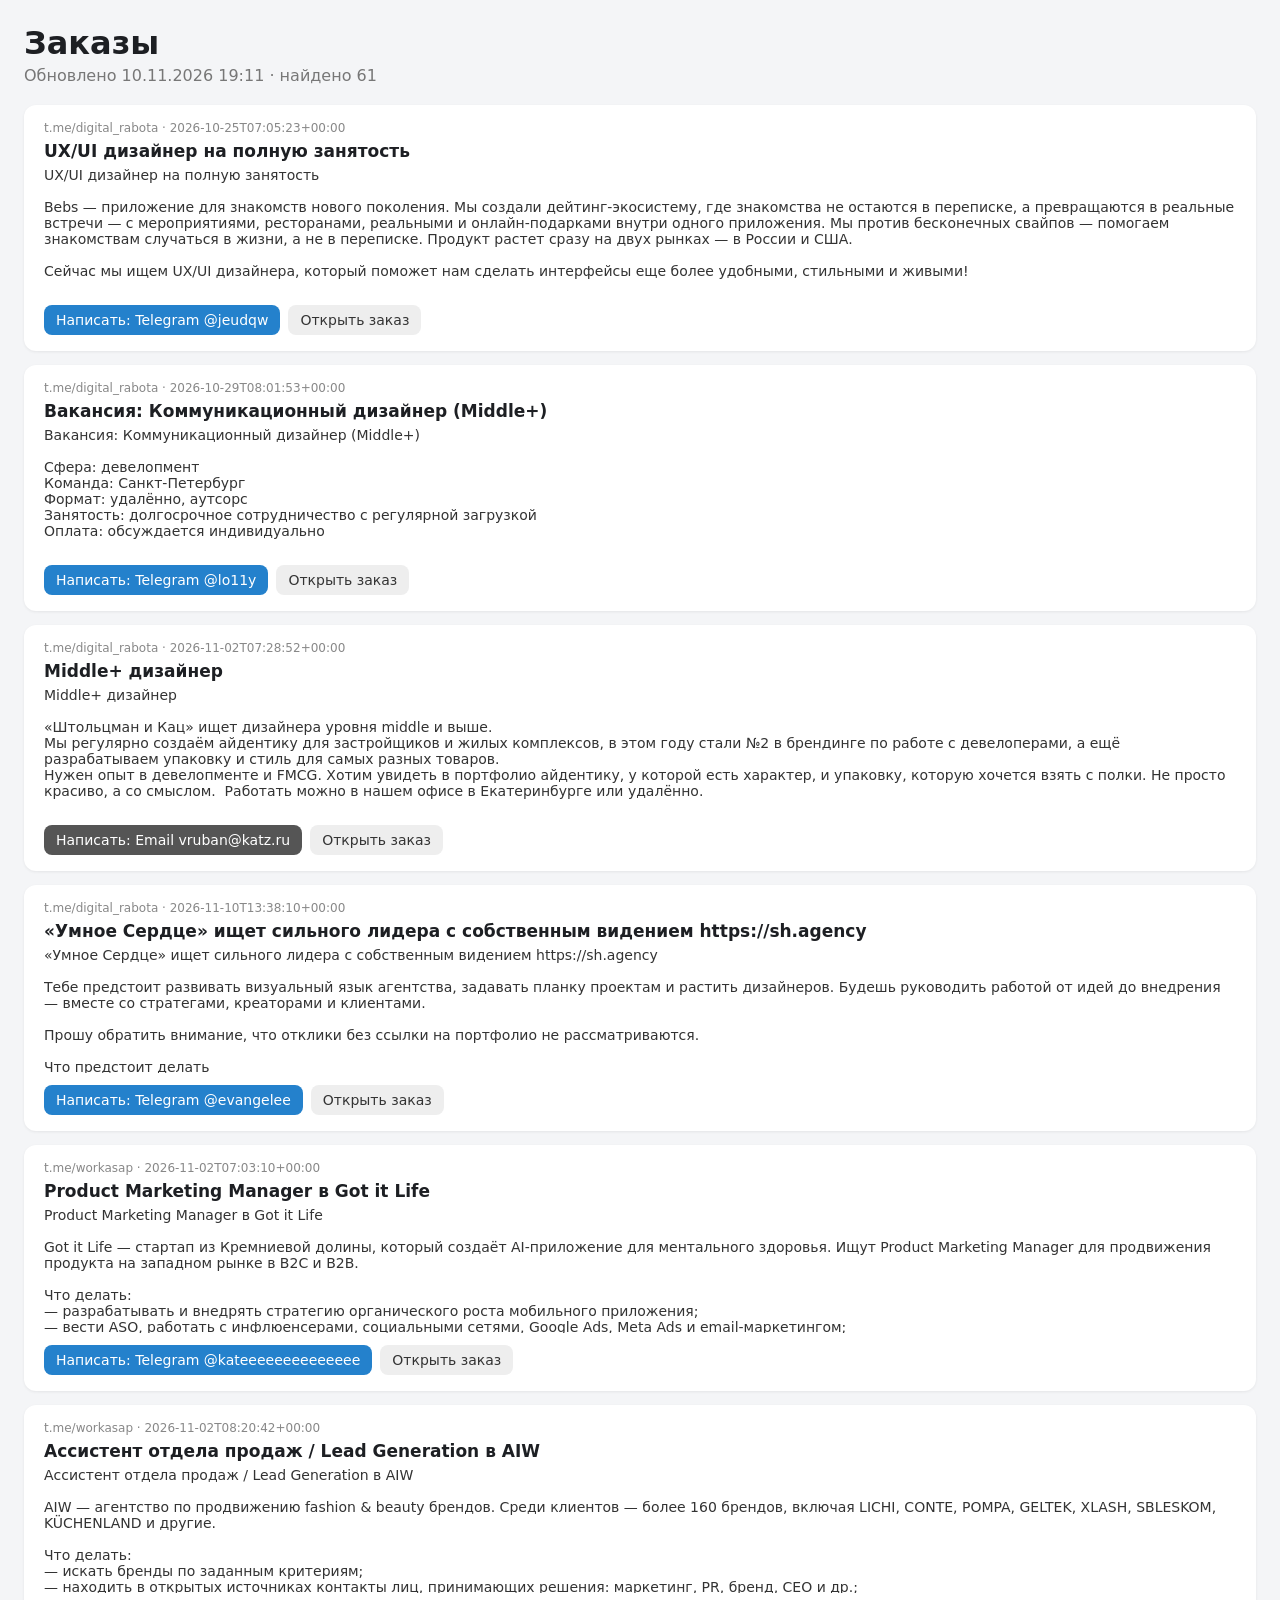
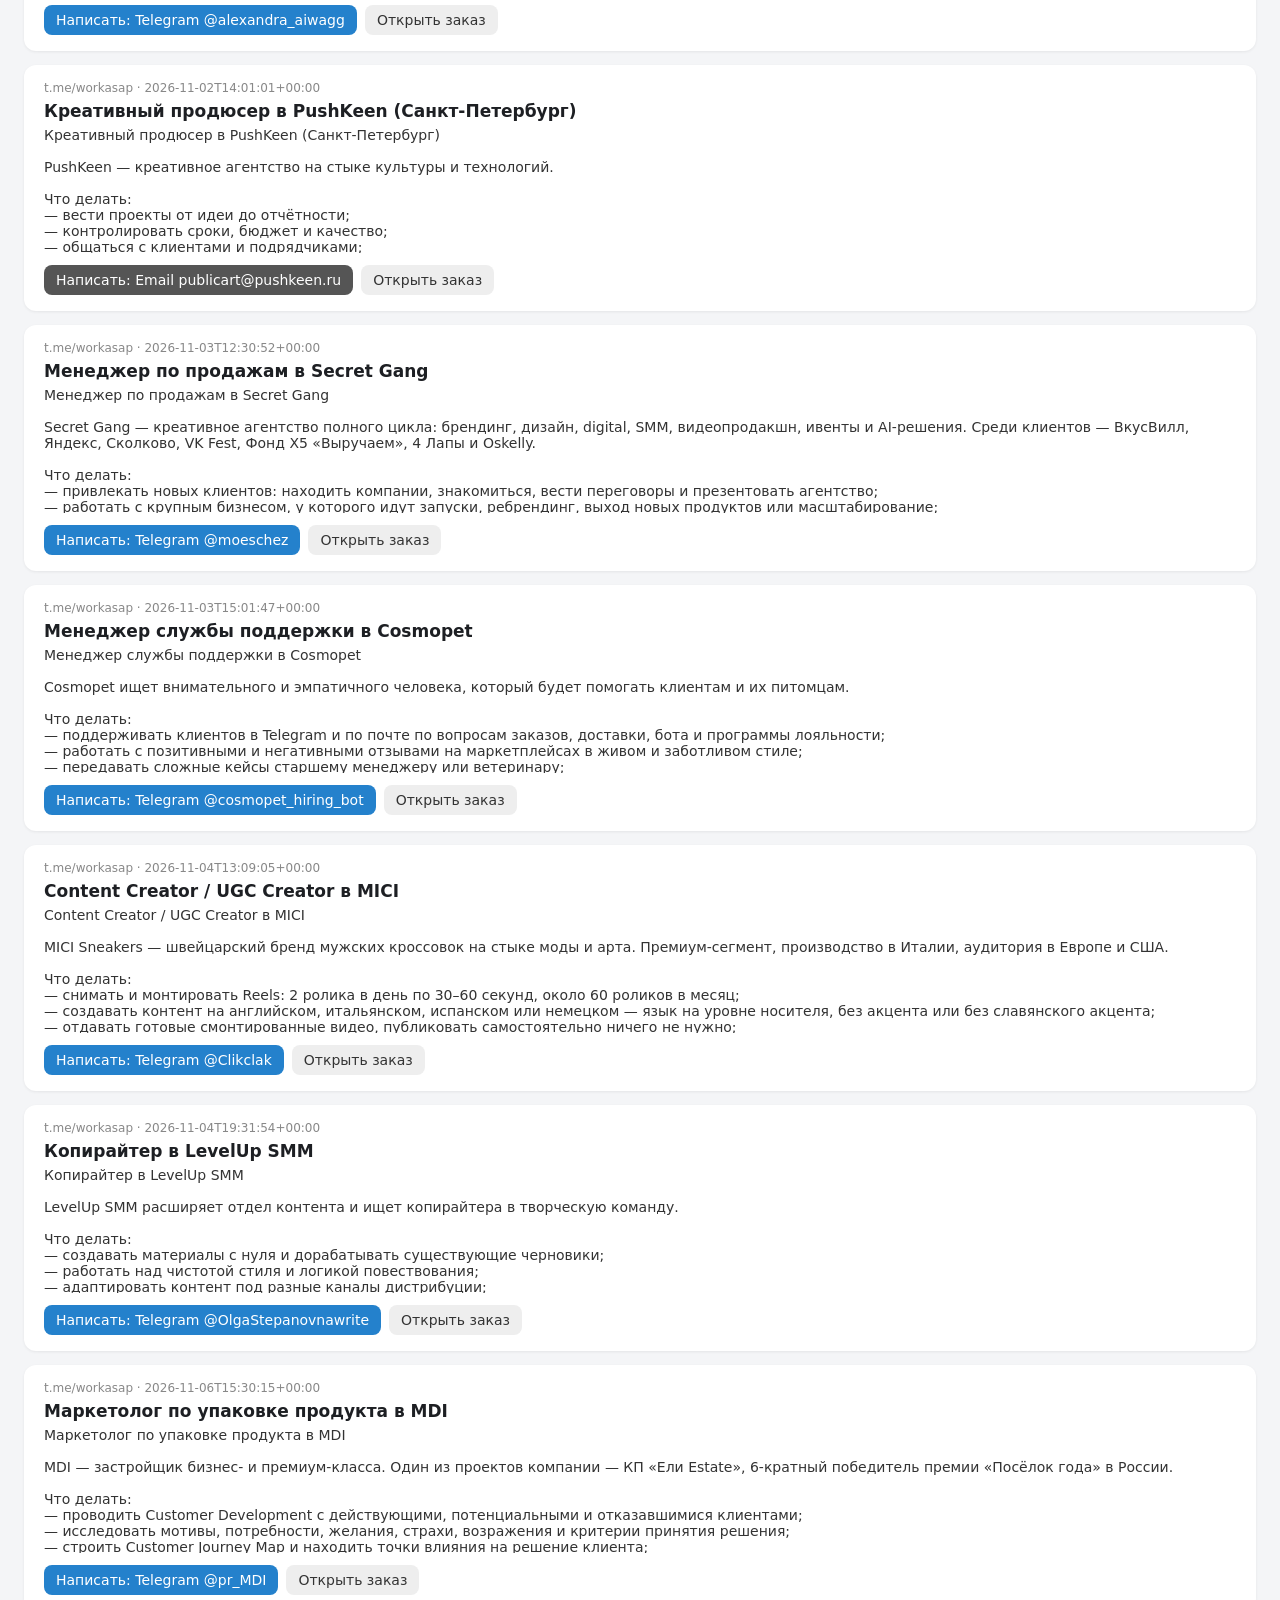
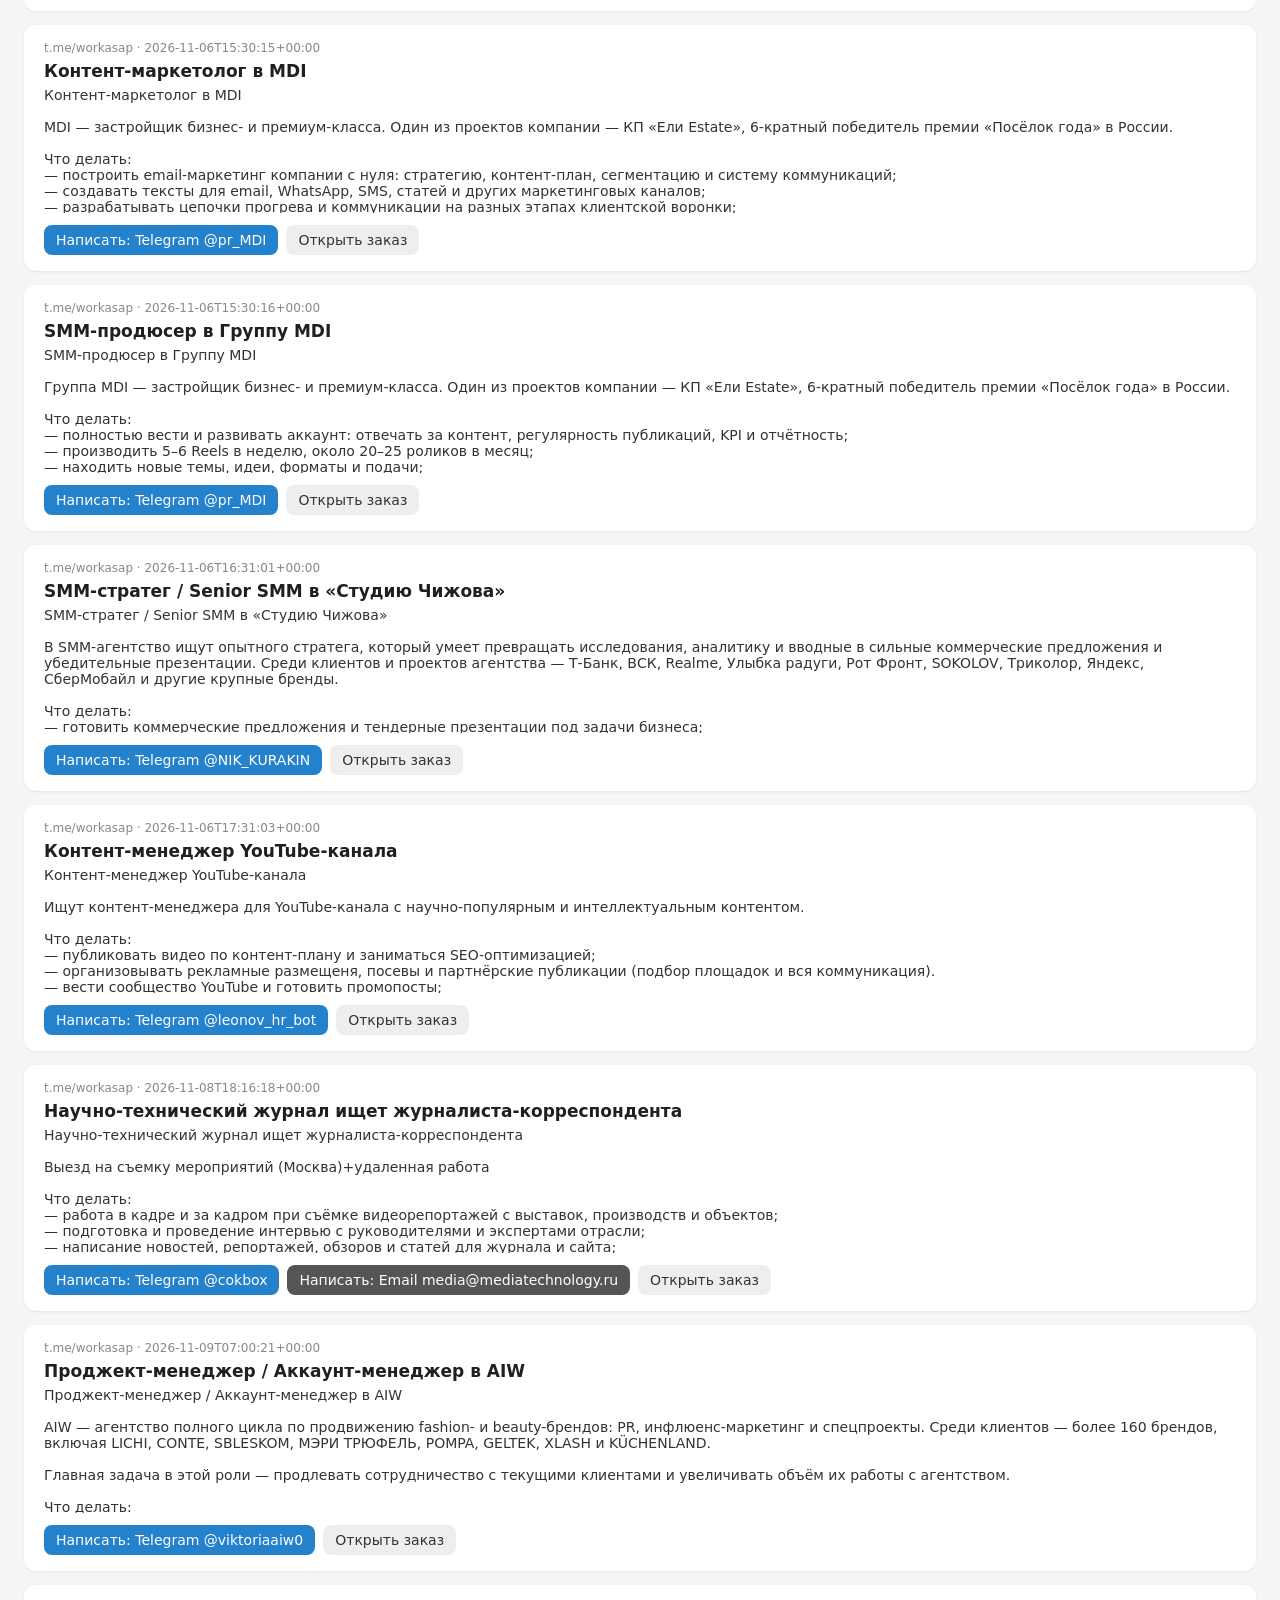
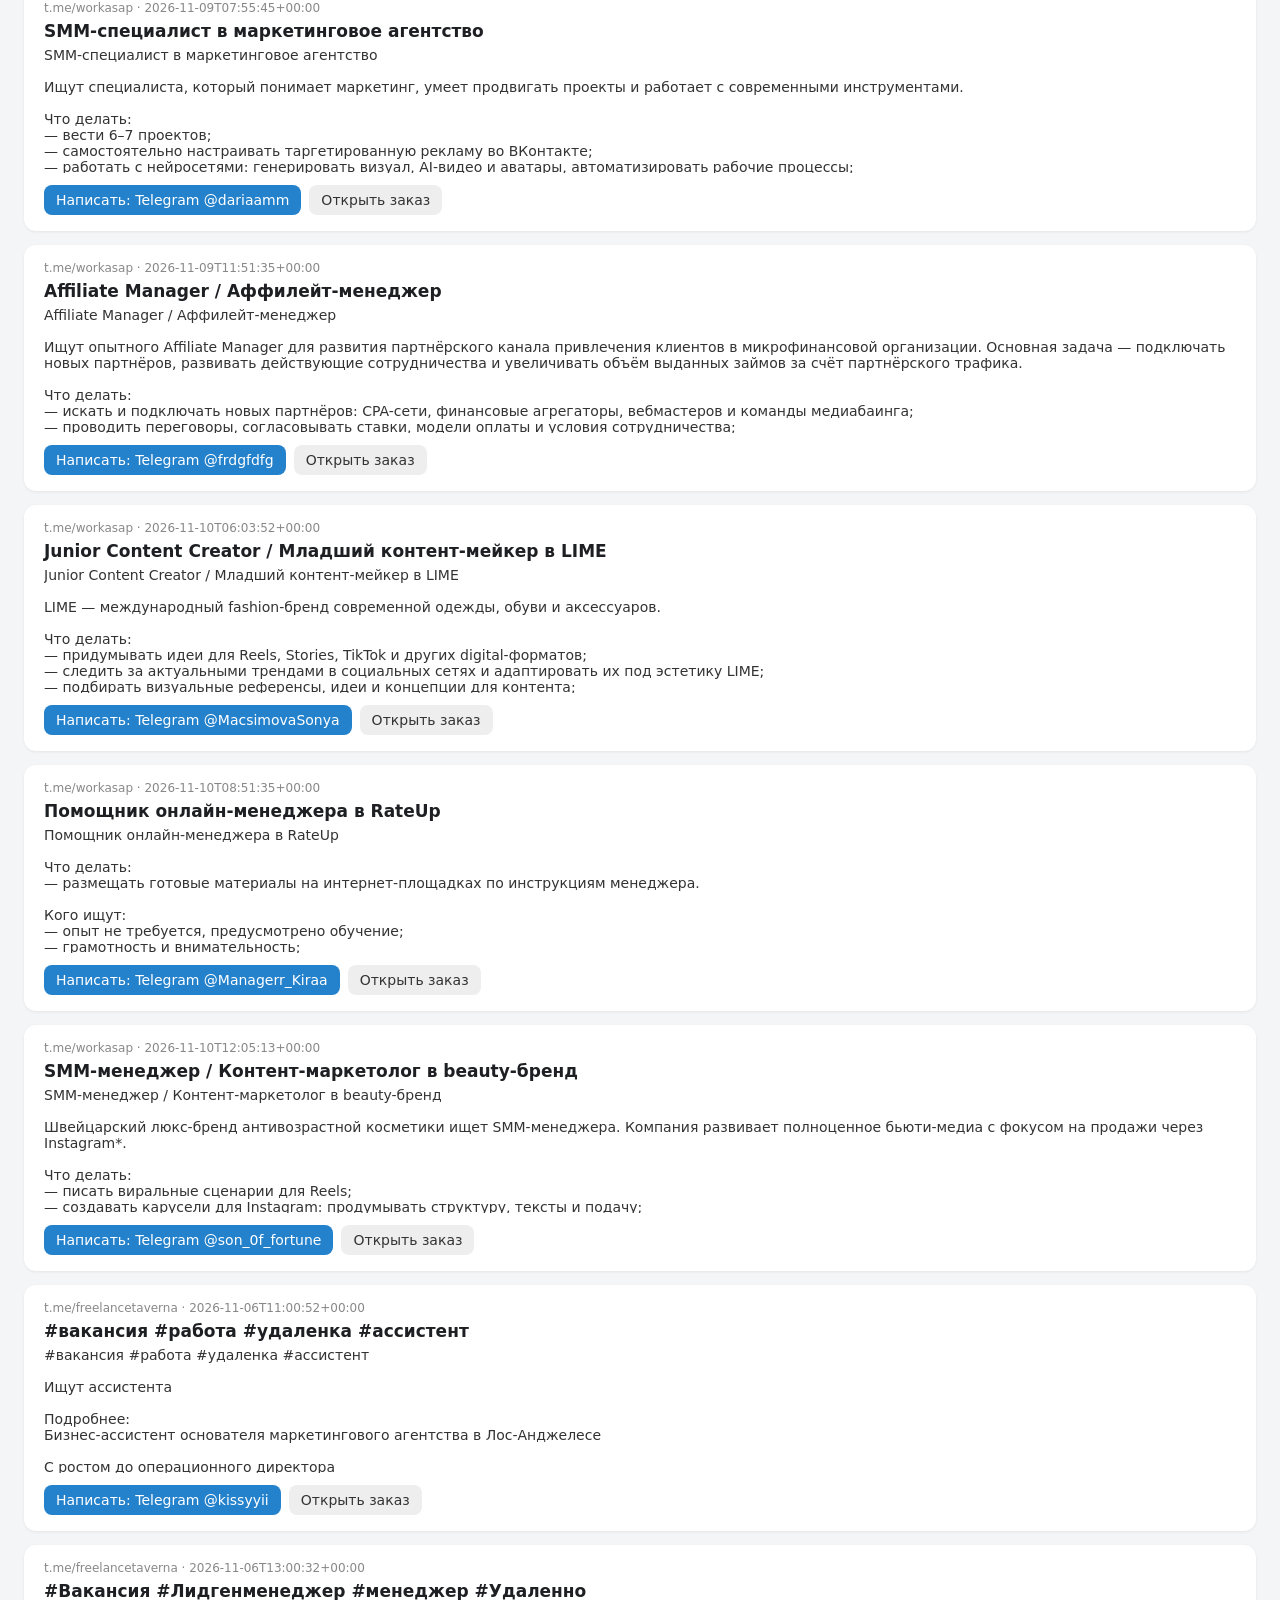
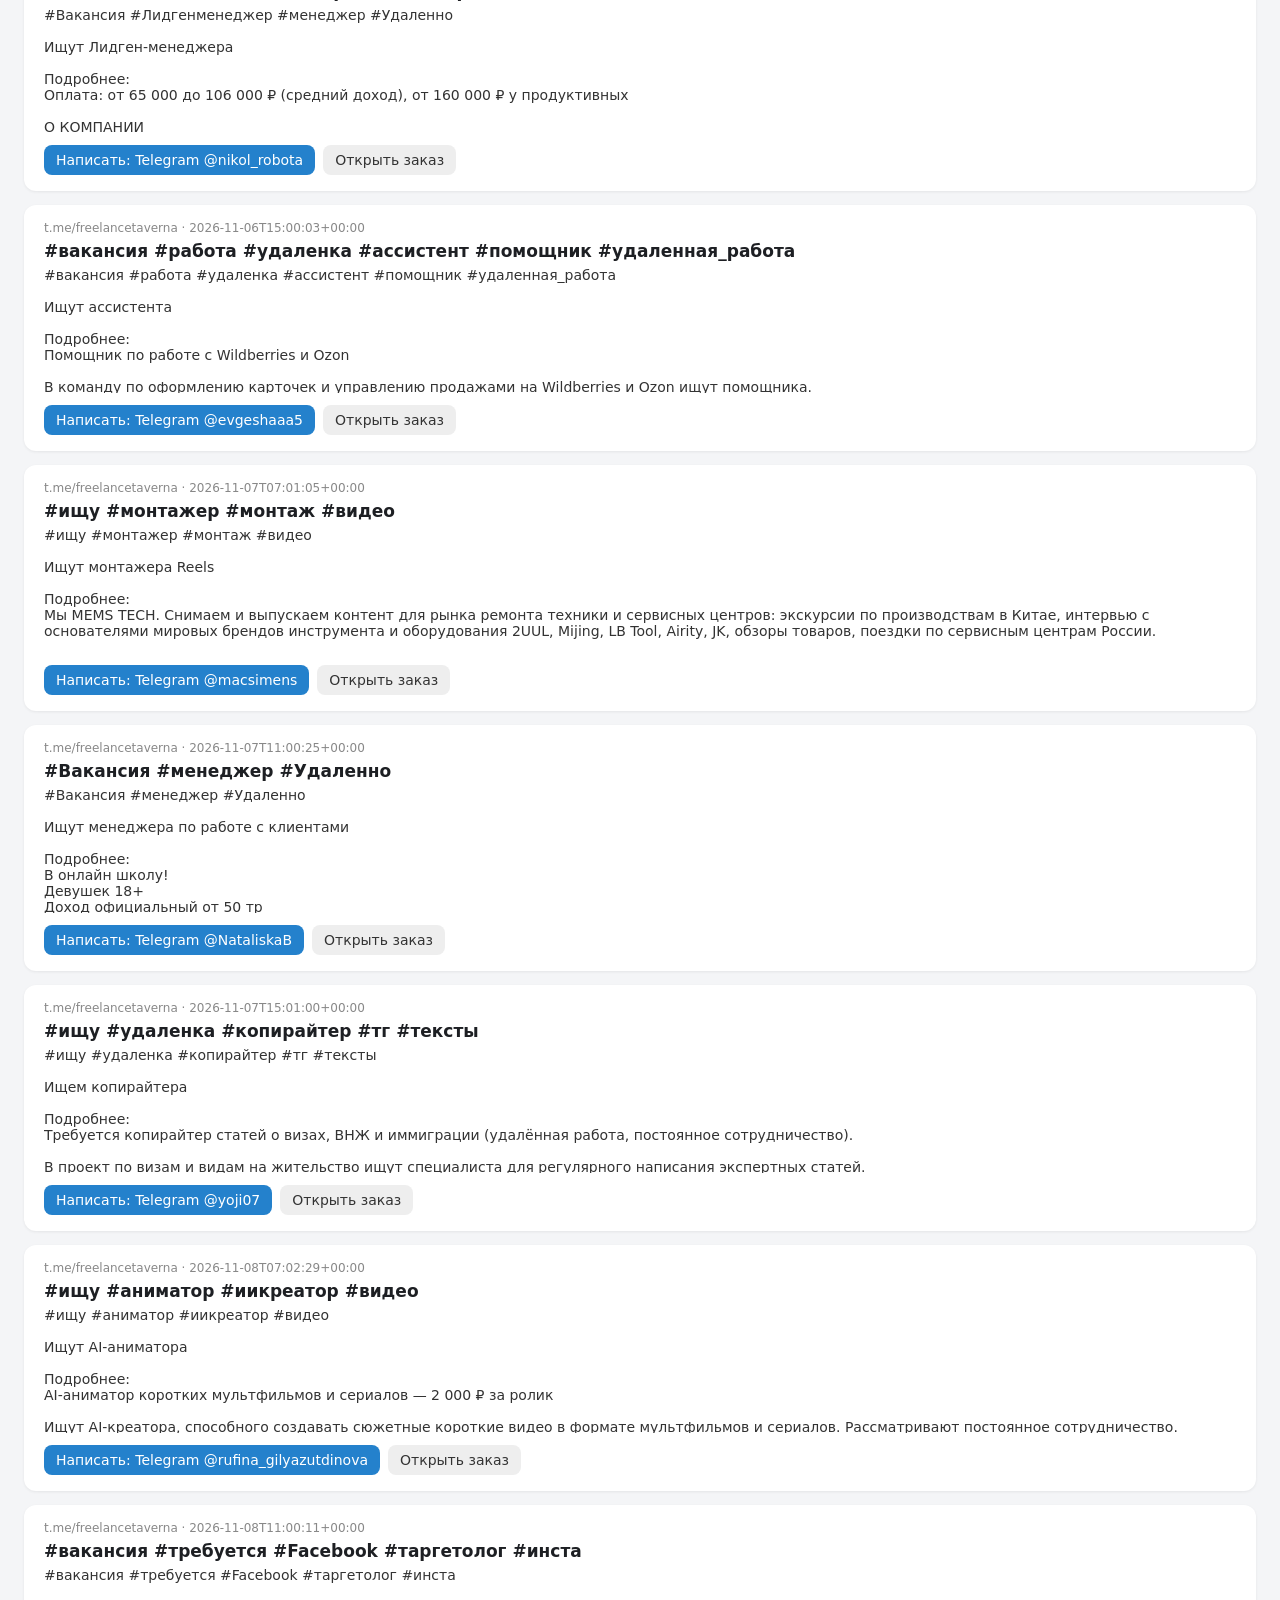
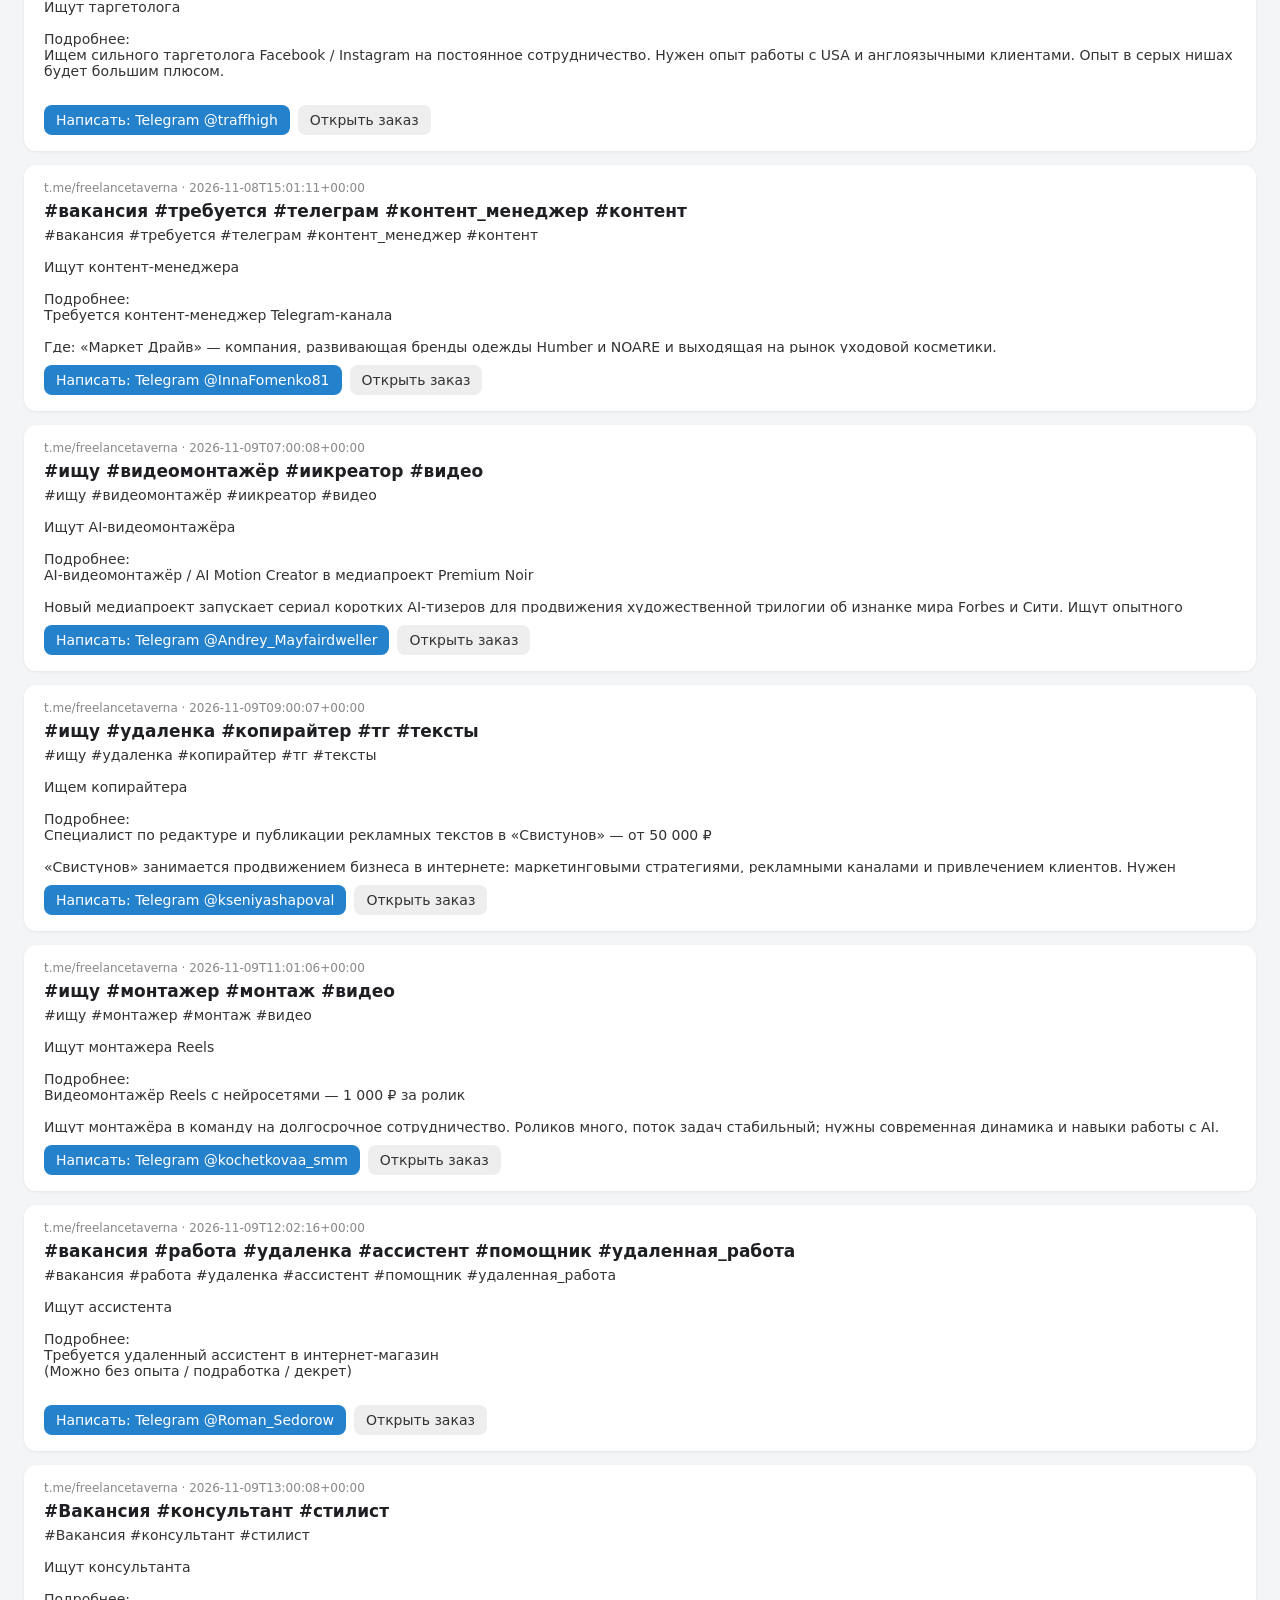
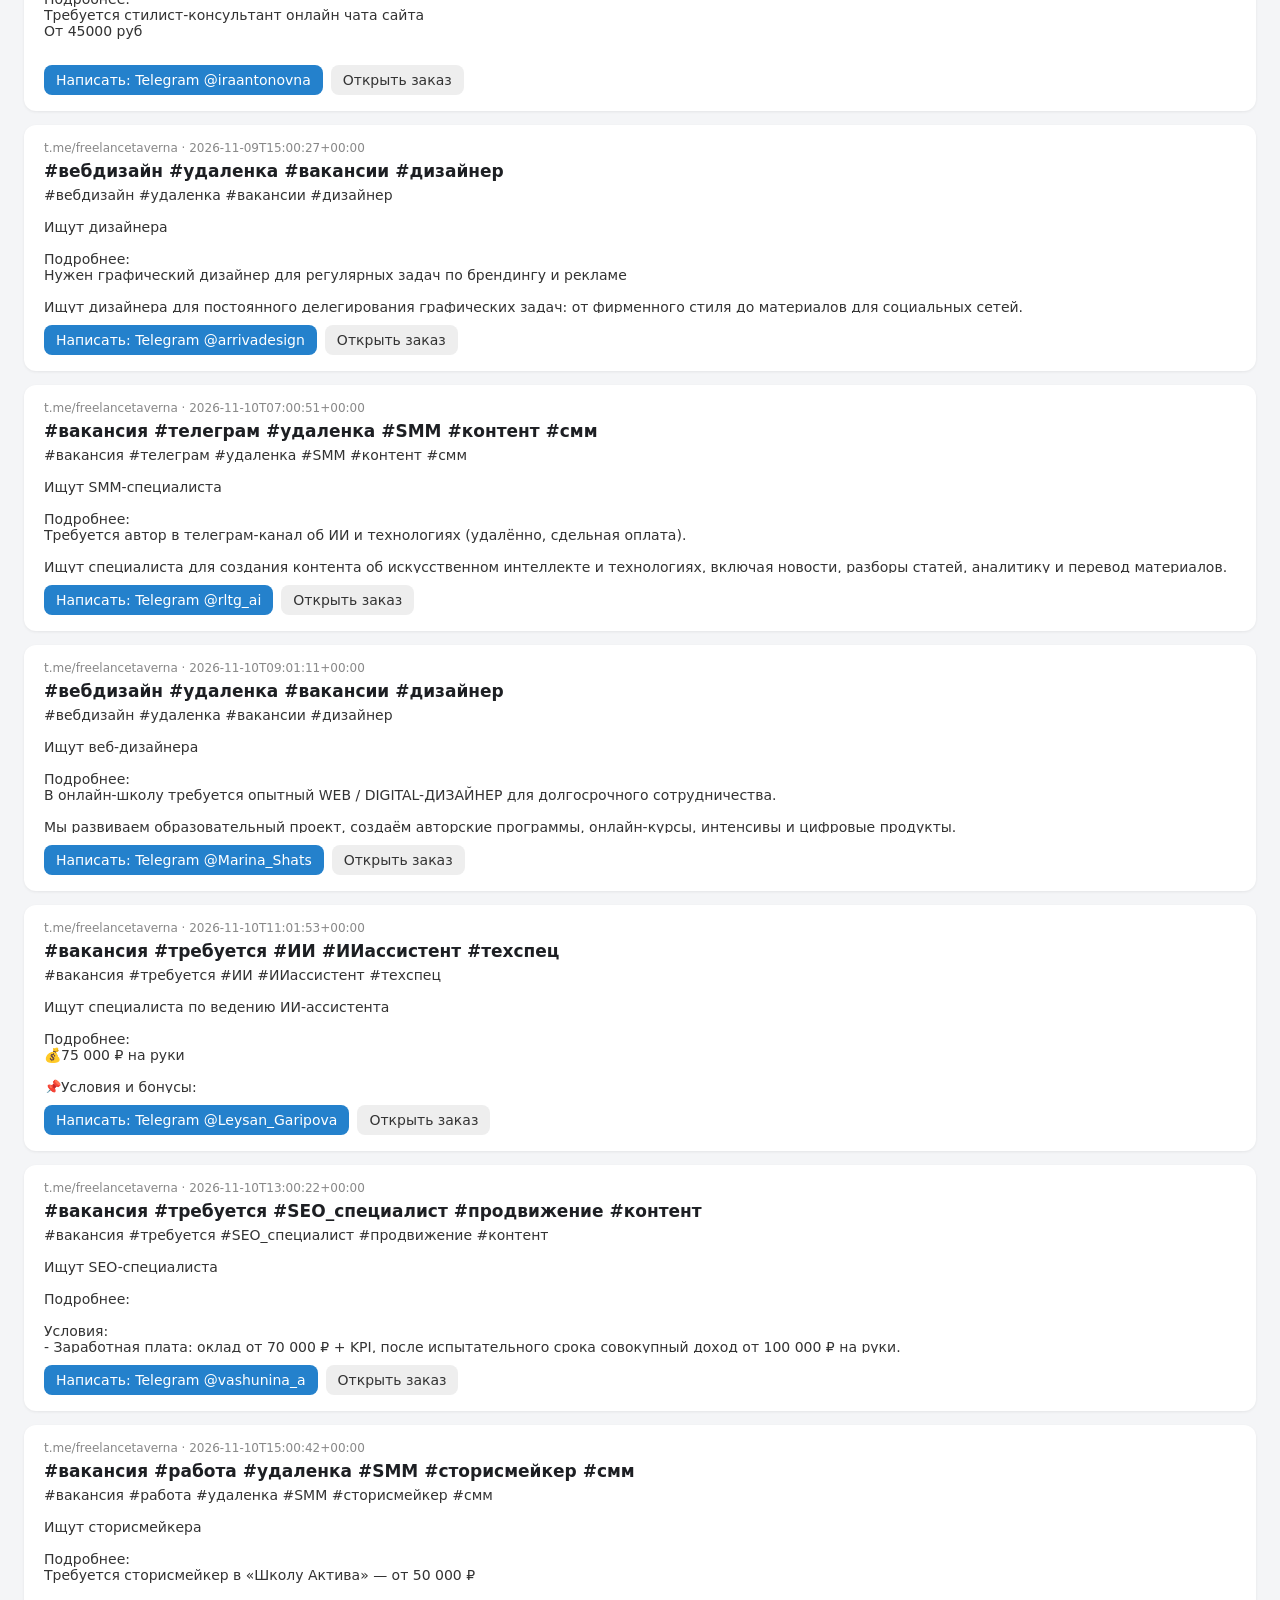
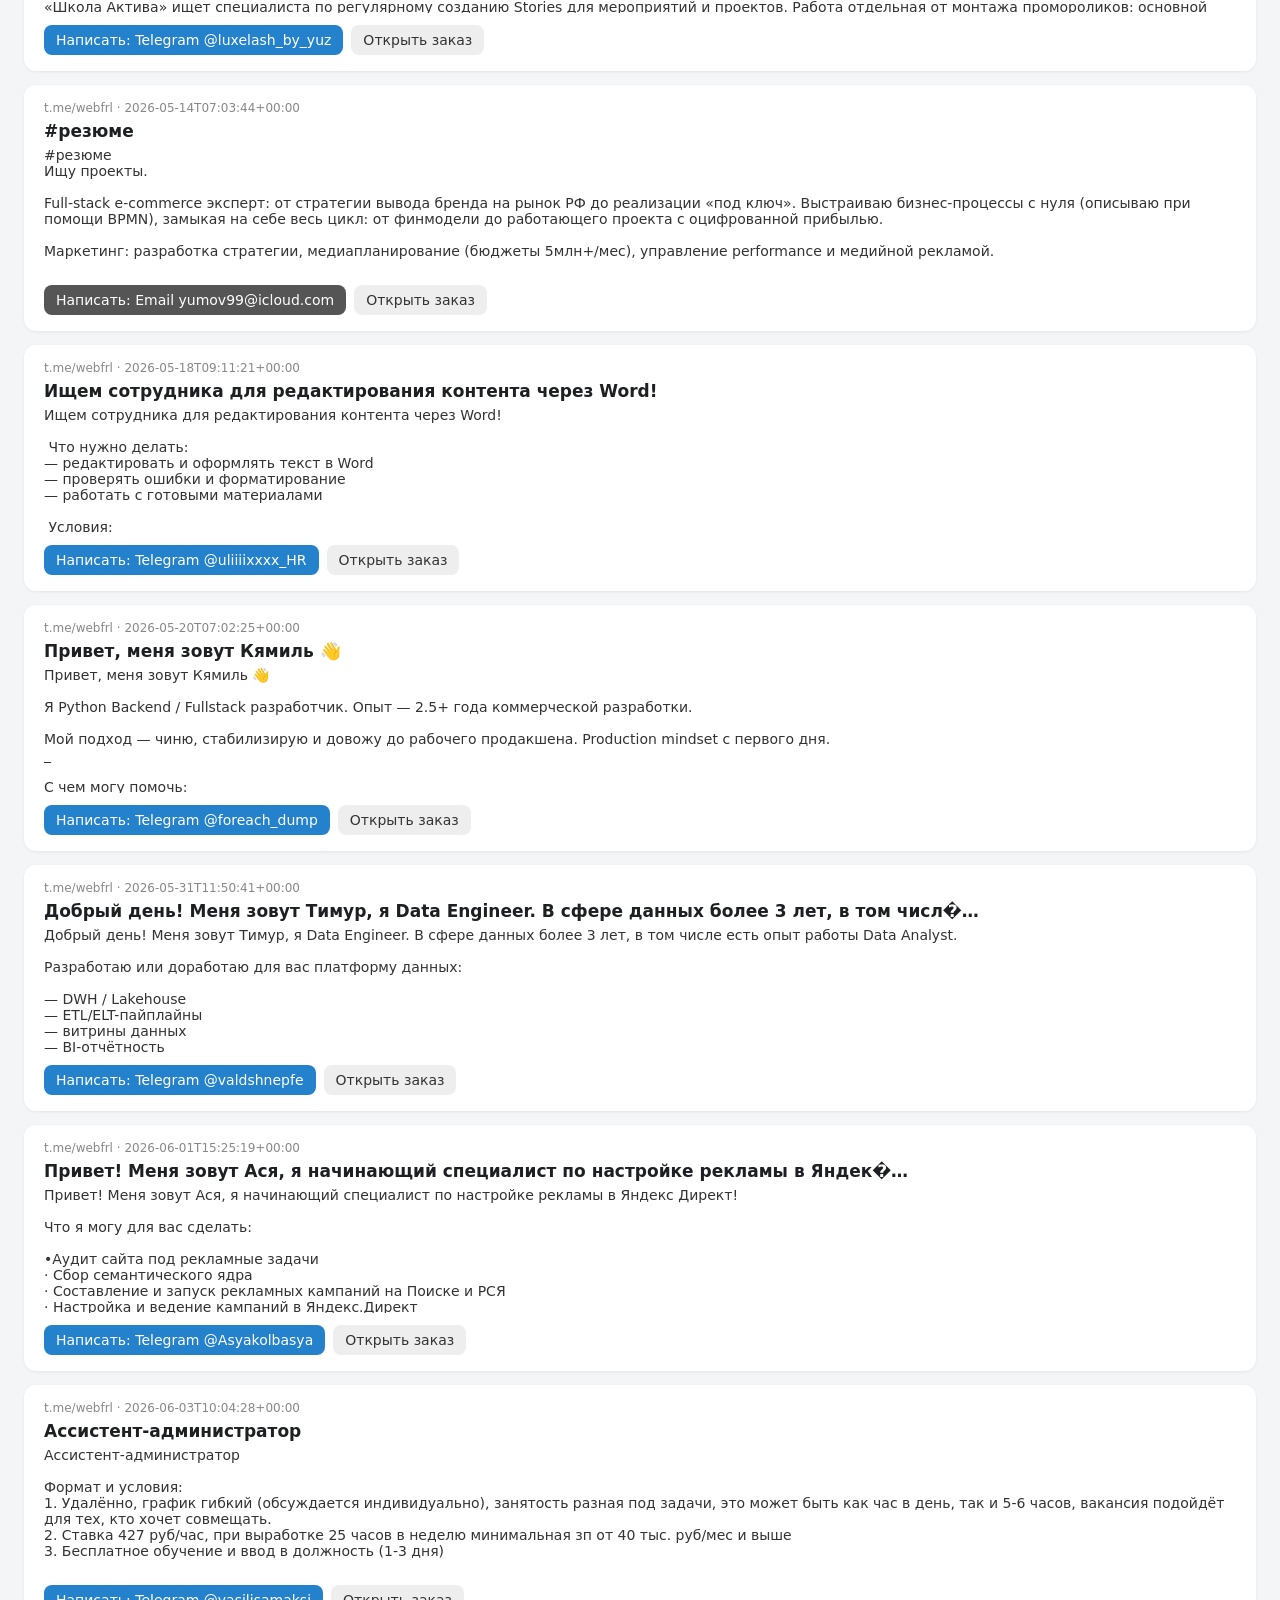
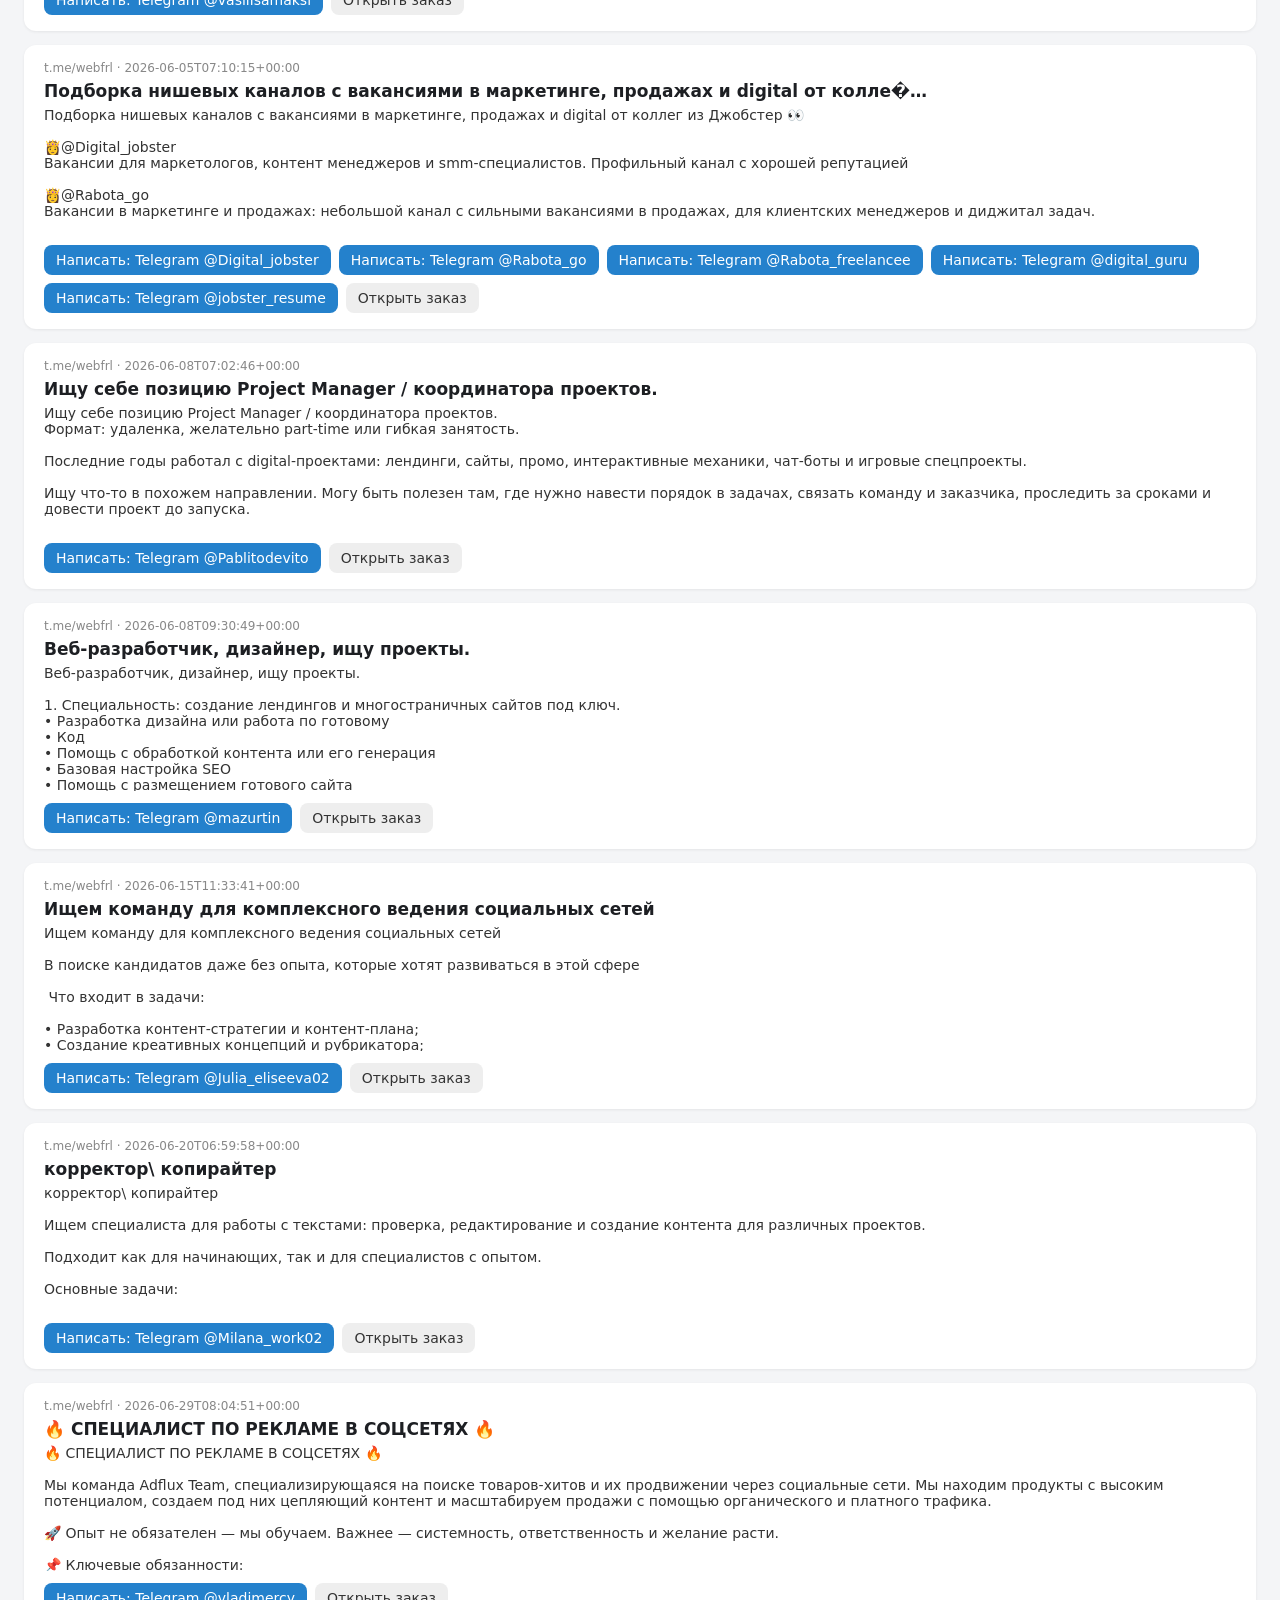
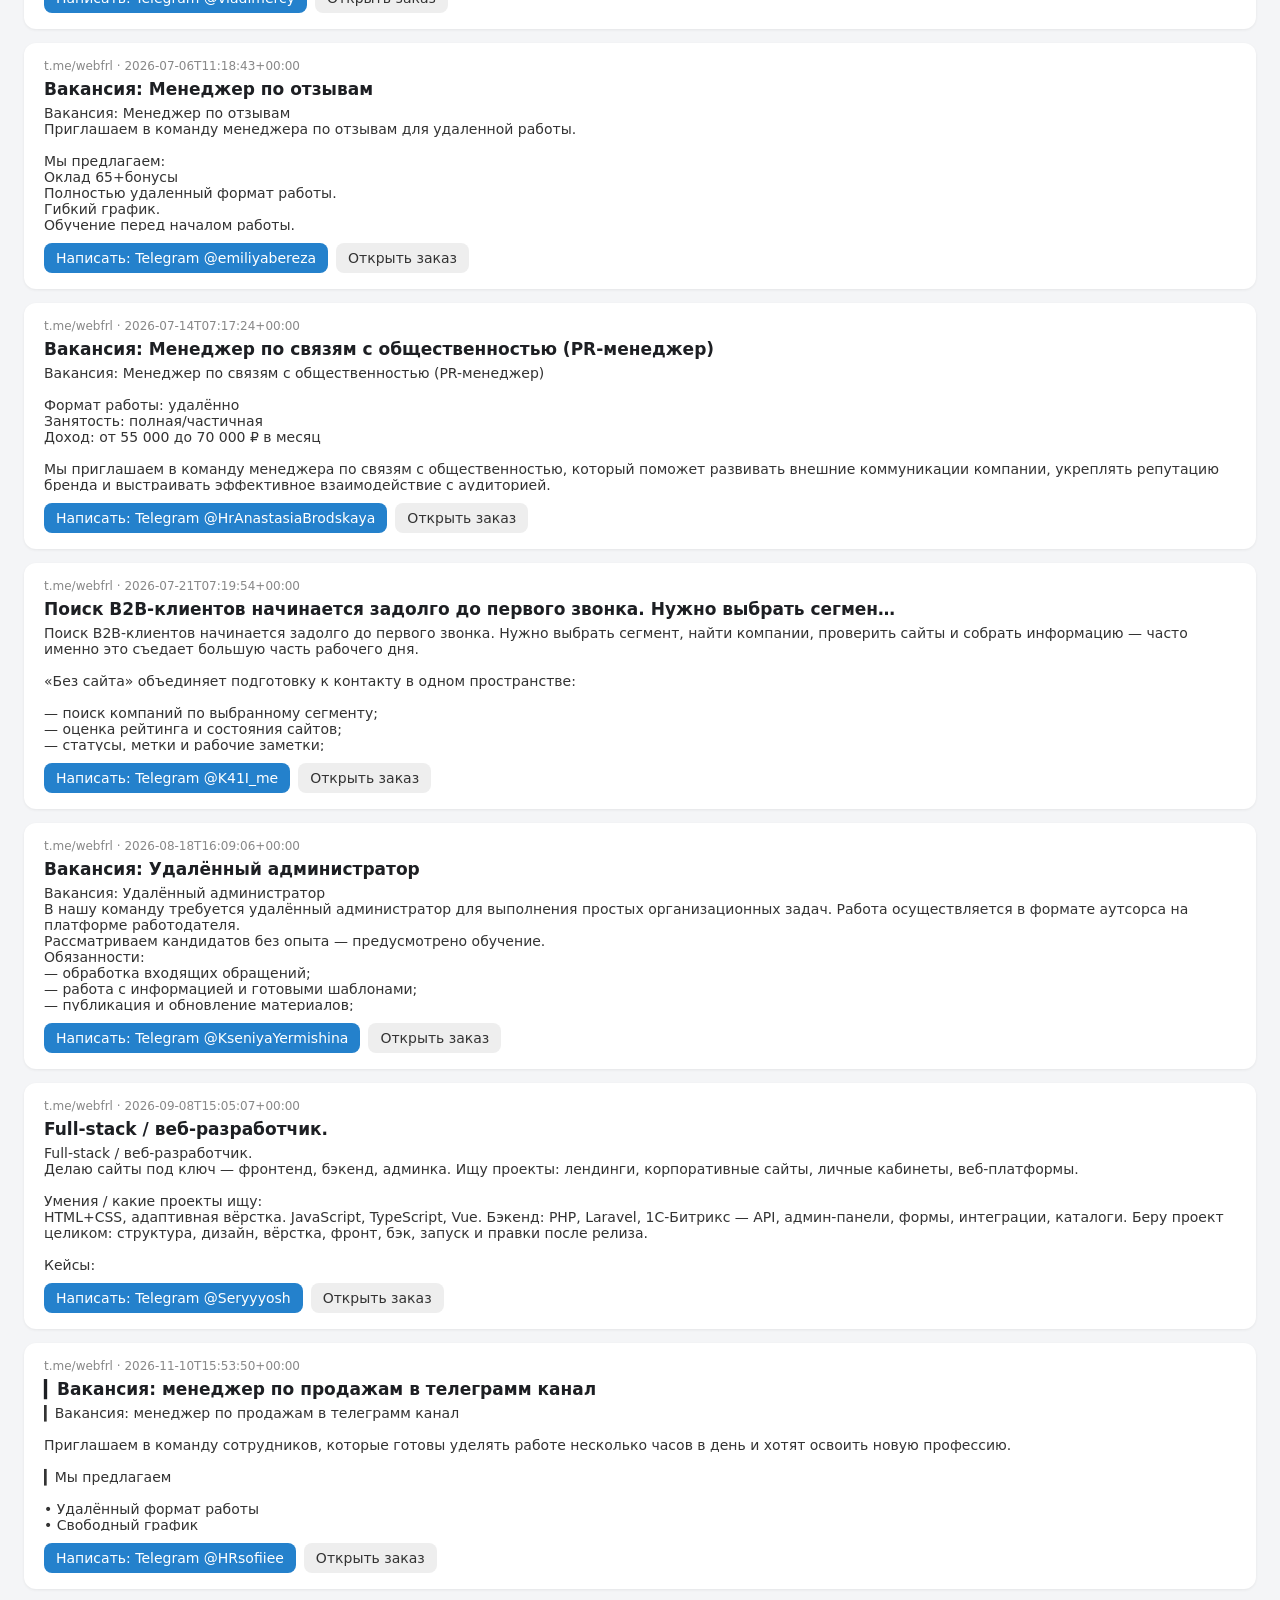
<file: order_hunter/orders.html>
<!doctype html><html lang=ru><head><meta charset=utf-8><meta name=viewport content='width=device-width'><title>Заказы (61)</title><style>body{font-family:system-ui,sans-serif;background:#f4f5f7;margin:0;padding:24px;color:#1d1f23}h1{margin:0 0 4px}.meta{color:#777;margin-bottom:20px}.o{background:#fff;border-radius:12px;padding:16px 20px;margin-bottom:14px;box-shadow:0 1px 3px #0001}.src{font-size:12px;color:#888}.t{font-weight:600;font-size:17px;margin:6px 0}.x{white-space:pre-wrap;color:#333;max-height:9em;overflow:auto;font-size:14px}.c{margin-top:12px;display:flex;flex-wrap:wrap;gap:8px}.c a{text-decoration:none;padding:7px 12px;border-radius:8px;font-size:14px;color:#fff;background:#2481cc}.c a.Email{background:#555}.c a.WhatsApp{background:#25a244}.c a.VK{background:#4a76a8}.c a.Телефон{background:#e67e22}.c a.open{background:#eee;color:#333}.no{color:#b55;font-size:13px}</style></head><body><h1>Заказы</h1><div class=meta>Обновлено 10.11.2026 19:11 · найдено 61</div><div class=o><div class=src>t.me/digital_rabota · 2026-10-25T07:05:23+00:00</div><div class=t>UX/UI дизайнер на полную занятость</div><div class=x>UX/UI дизайнер на полную занятость

Bebs — приложение для знакомств нового поколения. Мы создали дейтинг-экосистему, где знакомства не остаются в переписке, а превращаются в реальные встречи — с мероприятиями, ресторанами, реальными и онлайн-подарками внутри одного приложения. Мы против бесконечных свайпов — помогаем знакомствам случаться в жизни, а не в переписке. Продукт растет сразу на двух рынках — в России и США.

Сейчас мы ищем UX/UI дизайнера, который поможет нам сделать интерфейсы еще более удобными, стильными и живыми!

Задачи
— Разрабатывать интуитивно понятные интерфейсы для мобильного приложения и веб-версии Bebs.
— Создавать визуальные концепции и прототипы в Figma.
— Работать над улучшением текущего UI/UX и предлагать новые идеи.
— Взаимодействовать с разработчиками и продуктовой командой.
— Участвовать в создании анимированных элементов и интерактивных решений.

Что мы ждем от кандидата:
— Опыт работы от 3 лет в UX/UI дизайне мобильных приложений.
— Уверенное владение Figma и знание актуальных трендов мобильного UX/UI.
— Опыт работы с дизайн-системами и понимание гайдлайнов iOS/Android.
— Умение анализировать пользовательский опыт и делать интерфейсы удобными.
— Готовность работать в тесной связке с разработчиками и продуктовой командой.
— Креативность, внимание к деталям и желание создавать топовый продукт.
— Полная занятость. Мы не рассматриваем кандидатов, которые совмещают несколько проектов.


Что мы предлагаем:
— Работу с международным продуктом
— Полностью удаленную занятость (работа по GMT+3)
— Стабильную заработную плату по итогам собеседования
— График работы 5/2 и выходные по российскому календарю.
— Свободу в реализации идей и возможность влиять на продукт.
‍
‍
Этапы найма: рассмотрение резюме - тестовое задание - звонок с директором проекта.
Отклики: tg @jeudqw (Михаил) — портфолио и пара слов о себе. Первым предложением напишите фразу “Отклик на позицию UX/UI дизайнера в Bebs”.

Отклик</div><div class=c><a class='Telegram' href='https://t.me/jeudqw' target=_blank>Написать: Telegram @jeudqw</a><a class=open href='https://t.me/digital_rabota/7606' target=_blank>Открыть заказ</a></div></div><div class=o><div class=src>t.me/digital_rabota · 2026-10-29T08:01:53+00:00</div><div class=t>Вакансия: Коммуникационный дизайнер (Middle+)</div><div class=x>Вакансия: Коммуникационный дизайнер (Middle+)

Сфера: девелопмент
Команда: Санкт-Петербург
Формат: удалённо, аутсорс
Занятость: долгосрочное сотрудничество с регулярной загрузкой
Оплата: обсуждается индивидуально

Что нужно делать:

— Разрабатывать креативные концепции и ключевые визуалы (KV);
— Создавать фирменные стили и работать с бренд-гайдами;
— Разрабатывать графику для digital- и офлайн-носителей (соцсети, презентации, рекламные материалы, ивенты, мерч);
— Работать с многостраничными изданиями;
— Использовать нейросети в дизайн-процессах и создавать простую моушн-анимацию;
— Подготавливать материалы к печати и создавать мокапы.

Что нужно знать:

— Figma;
— Photoshop;
— Illustrator;
— InDesign;
— After Effects;
— Уверенная работа с LLM (ChatGPT, Claude, Gemini или аналоги): поиск и развитие идей, оптимизация рабочих процессов;
— Практический опыт работы с генеративной графикой (Midjourney, Nano Banana или аналоги): создание и редактирование изображений, управление стилистикой и композицией, доработка и интеграция результатов в дизайн-макеты.

Что для нас важно:

— Самостоятельность и ответственность за результат;
— Внимательность к деталям;
— Пунктуальность и соблюдение сроков;
— Готовность работать в высоком темпе и с короткими дедлайнами;
— Умение работать в команде и воспринимать обратную связь.

Что предлагаем:

— Удалённый формат сотрудничества;
— Регулярную загрузку и проекты разного масштаба;
— Разнообразные задачи в сфере девелопмента;
— Профессиональную среду и адекватную, предметную обратную связь;
— Возможность долгосрочного сотрудничества;
— Индивидуальные условия оплаты.

Ищем коммуникационного дизайнера для долгосрочного сотрудничества на аутсорсе, готового регулярно включаться в задачи команды и поддерживать высокий темп работы.

Откликнуться: @lo11y</div><div class=c><a class='Telegram' href='https://t.me/lo11y' target=_blank>Написать: Telegram @lo11y</a><a class=open href='https://t.me/digital_rabota/7612' target=_blank>Открыть заказ</a></div></div><div class=o><div class=src>t.me/digital_rabota · 2026-11-02T07:28:52+00:00</div><div class=t>Middle+ дизайнер</div><div class=x>Middle+ дизайнер

«Штольцман и Кац» ищет дизайнера уровня middle и выше.
Мы регулярно создаём айдентику для застройщиков и жилых комплексов, в этом году стали №2 в брендинге по работе с девелоперами, а ещё разрабатываем упаковку и стиль для самых разных товаров.
Нужен опыт в девелопменте и FMCG. Хотим увидеть в портфолио айдентику, у которой есть характер, и упаковку, которую хочется взять с полки. Не просто красиво, а со смыслом.  Работать можно в нашем офисе в Екатеринбурге или удалённо.
‍
Резюме можно прислать сюда - vruban@katz.ru</div><div class=c><a class='Email' href='mailto:vruban@katz.ru' target=_blank>Написать: Email vruban@katz.ru</a><a class=open href='https://t.me/digital_rabota/7616' target=_blank>Открыть заказ</a></div></div><div class=o><div class=src>t.me/digital_rabota · 2026-11-10T13:38:10+00:00</div><div class=t>«Умное Сердце» ищет сильного лидера с собственным видением https://sh.agency</div><div class=x>«Умное Сердце» ищет сильного лидера с собственным видением https://sh.agency

Тебе предстоит развивать визуальный язык агентства, задавать планку проектам и растить дизайнеров. Будешь руководить работой от идей до внедрения — вместе со стратегами, креаторами и клиентами.

Прошу обратить внимание, что отклики без ссылки на портфолио не рассматриваются.

Что предстоит делать

- Определять и развивать узнаваемый язык «Умного Сердца».
- Руководить арт-директорами и дизайнерами: вдохновлять, давать честную обратную связь и помогать расти.
- Направлять ключевые проекты от концепции до реализации.
- Проводить дизайн-сессии и ревью, находить уникальные и цельные решения.
- Работать с клиентами, любить и понимать их задачи, вести вау-презентации.
- Участвовать в тендерах и побеждать.
- Отвечать за качество, сроки, ресурсы и экономику дизайн-направления.
- Создавать новые продукты, форматы и методы вместе с R&amp;D.

Мы подойдём друг другу, если ты

- Руководил дизайном в брендинговом агентстве не менее 2-х лет, есть убедительное портфолио.
- Мыслишь системами, а не отдельными картинками.
- Ценишь силу идеи, эстетику и бизнес.
- Одинаково охотно общаешься с дизайнером, менеджером и клиентом.
- Умеешь аргументированно защищать решения.
- Любишь людей, видишь талант и умеешь раскрывать потенциал.
- Принимаешь решения и берешь ответственность.
- Заинтересован влиять не только на проекты, но и на будущее агентства.

Что мы предлагаем

- Оклад (обсуждается по результатам собеседования).
- Гибкое начало дня, 5/2. Гибридный формат работы, 3-4 дня работаем из офиса.
- Рассматриваем кандидатов только с возможностью выхода в офис.
- Уютный офис(сейчас мы меняем локацию и в поисках нового, но он точно будет такой же уютный как и наш предыдущий) с корпоративной техникой Apple.
- Официальное трудоустройство и проекты с крупными застройщиками России.
- 
В сопроводительном письме пришли, пожалуйста, ссылку на портфолио

Особенно интересно будет узнать, каким проектом ты гордишься больше всего, какую роль сыграл в его создании и что для тебя сегодня означает сильный дизайн.

Как откликнуться
Пришли портфолио, резюме и несколько слов о себе нашему HR в тг @evangelee</div><div class=c><a class='Telegram' href='https://t.me/evangelee' target=_blank>Написать: Telegram @evangelee</a><a class=open href='https://t.me/digital_rabota/7633' target=_blank>Открыть заказ</a></div></div><div class=o><div class=src>t.me/workasap · 2026-11-02T07:03:10+00:00</div><div class=t>Product Marketing Manager в Got it Life</div><div class=x>Product Marketing Manager в Got it Life

Got it Life — стартап из Кремниевой долины, который создаёт AI-приложение для ментального здоровья. Ищут Product Marketing Manager для продвижения продукта на западном рынке в B2C и B2B.

Что делать:
— разрабатывать и внедрять стратегию органического роста мобильного приложения;
— вести ASO, работать с инфлюенсерами, социальными сетями, Google Ads, Meta Ads и email-маркетингом;
— искать и развивать партнёрства с коучами, ассоциациями и федерациями;
— создавать и развивать собственное комьюнити, привлекать спонсоров;
— анализировать эффективность кампаний через Google Analytics и AppsFlyer, работать с поведенческой аналитикой;
— разрабатывать стратегии продвижения через корпоративные wellness-программы;
— тестировать гипотезы, масштабировать успешные практики и координировать работу команды.

Кого ищут:
— с обязательным опытом успешного продвижения мобильных приложений на рынках США и Европы;
— с опытом запуска и масштабирования продуктов с нуля с акцентом на органический трафик и рост без большого бюджета;
— с практическим опытом в ASO, influencer marketing, контекстной рекламе и SMM;
— с опытом работы с партнёрами, ассоциациями и построения комьюнити;
— с сильными аналитическими навыками и data-driven подходом;
— с английским от B2.

Будет плюсом:
— опыт в healthcare, mental health, edtech или AI;
— опыт в B2B-продвижении;
— навыки работы с контентом и управления проектами.

Условия:
— удалённая работа;
— гибкий график;
— part-time с перспективой перехода на full-time;
— возможность стать ключевым игроком стартапа из Кремниевой долины;
— работа над продуктом в сфере ментального здоровья.

Откликнуться: @kateeeeeeeeeeeeee</div><div class=c><a class='Telegram' href='https://t.me/kateeeeeeeeeeeeee' target=_blank>Написать: Telegram @kateeeeeeeeeeeeee</a><a class=open href='https://t.me/workasap/5616' target=_blank>Открыть заказ</a></div></div><div class=o><div class=src>t.me/workasap · 2026-11-02T08:20:42+00:00</div><div class=t>Ассистент отдела продаж / Lead Generation в AIW</div><div class=x>Ассистент отдела продаж / Lead Generation в AIW

AIW — агентство по продвижению fashion &amp; beauty брендов. Среди клиентов — более 160 брендов, включая LICHI, CONTE, POMPA, GELTEK, XLASH, SBLESKOM, KÜCHENLAND и другие.

Что делать:
— искать бренды по заданным критериям;
— находить в открытых источниках контакты лиц, принимающих решения: маркетинг, PR, бренд, CEO и др.;
— писать по готовым скриптам.

Кого ищут:
— внимательного к деталям;
— с грамотной письменной речью;
— умеющего быстро искать информацию в интернете.

Условия:
— полностью удалённая работа;
— понятные процессы и готовые инструкции;
— обучение и поддержка на старте;
— возможность карьерного роста до менеджера по продажам;
— средняя занятость в день 5-8 часов, при предварительной подготовке — 1–2 часа в день;
— оплата до 50 000 ₽ при частичной занятости и до 100 000 ₽ при совмещении с переписками.

Откликнуться: записать голосовое, рассказать, почему заинтересовала вакансия, и отправить @alexandra_aiwagg.</div><div class=c><a class='Telegram' href='https://t.me/alexandra_aiwagg' target=_blank>Написать: Telegram @alexandra_aiwagg</a><a class=open href='https://t.me/workasap/5617' target=_blank>Открыть заказ</a></div></div><div class=o><div class=src>t.me/workasap · 2026-11-02T14:01:01+00:00</div><div class=t>Креативный продюсер в PushKeen (Санкт-Петербург)</div><div class=x>Креативный продюсер в PushKeen (Санкт-Петербург)

PushKeen — креативное агентство на стыке культуры и технологий.

Что делать:
— вести проекты от идеи до отчётности;
— контролировать сроки, бюджет и качество;
— общаться с клиентами и подрядчиками;
— распределять задачи внутри команды;
— генерировать идеи, собирать мудборды и презентации;
— вести документооборот.

Кого ищут:
— с опытом управления проектами и командами от 2 лет;
— системного, ответственного и гибкого;
— умеющего находить решения, когда всё идёт не по плану.

Условия:
— работа из офиса в Санкт-Петербурге;
— зарплата обсуждается индивидуально.

Откликнуться: отправить сопроводительное письмо на publicart@pushkeen.ru, рассказать, почему интересно поработать именно с PushKeen, и описать самую сложную или необычную задачу, которую приходилось решать.</div><div class=c><a class='Email' href='mailto:publicart@pushkeen.ru' target=_blank>Написать: Email publicart@pushkeen.ru</a><a class=open href='https://t.me/workasap/5619' target=_blank>Открыть заказ</a></div></div><div class=o><div class=src>t.me/workasap · 2026-11-03T12:30:52+00:00</div><div class=t>Менеджер по продажам в Secret Gang</div><div class=x>Менеджер по продажам в Secret Gang

Secret Gang — креативное агентство полного цикла: брендинг, дизайн, digital, SMM, видеопродакшн, ивенты и AI-решения. Среди клиентов — ВкусВилл, Яндекс, Сколково, VK Fest, Фонд X5 «Выручаем», 4 Лапы и Oskelly.

Что делать:
— привлекать новых клиентов: находить компании, знакомиться, вести переговоры и презентовать агентство;
— работать с крупным бизнесом, у которого идут запуски, ребрендинг, выход новых продуктов или масштабирование;
— развивать сотрудничество с текущими и прошлыми клиентами, апсейлить;
— продавать долгосрочные регулярные проекты;
— готовить коммерческие предложения и презентации;
— вести CRM и отчётность по сделкам.

Кого ищут:
— с успешным опытом в B2B-продажах, обязательно в сфере рекламы, дизайна или маркетинга;
— умеющего работать с холодной базой и выходить на лиц, принимающих решения;
— самостоятельного, ответственного и внимательного к срокам;
— с интересом к дизайну и креативной индустрии.

Будет плюсом:
— опыт агентских продаж.

Условия:
— гибкая система премий;
— удалённая работа по московскому времени с 10:00 до 19:00;
— онбординг по услугам, кейсам и процессам;
— работа напрямую с креативным и операционным директором;
— сильное портфолио агентства.

Откликнуться: @moeschez.</div><div class=c><a class='Telegram' href='https://t.me/moeschez' target=_blank>Написать: Telegram @moeschez</a><a class=open href='https://t.me/workasap/5620' target=_blank>Открыть заказ</a></div></div><div class=o><div class=src>t.me/workasap · 2026-11-03T15:01:47+00:00</div><div class=t>Менеджер службы поддержки в Cosmopet</div><div class=x>Менеджер службы поддержки в Cosmopet

Cosmopet ищет внимательного и эмпатичного человека, который будет помогать клиентам и их питомцам.

Что делать:
— поддерживать клиентов в Telegram и по почте по вопросам заказов, доставки, бота и программы лояльности;
— работать с позитивными и негативными отзывами на маркетплейсах в живом и заботливом стиле;
— передавать сложные кейсы старшему менеджеру или ветеринару;
— вести ежедневную статистику, фиксировать частые проблемы и передавать обратную связь команде;
— участвовать в проектных задачах на маркетплейсах совместно с руководством.

Кого ищут:
— с опытом работы в поддержке от 1 года;
— с грамотной письменной речью и умением объяснять просто и понятно;
— внимательного к деталям и клиентоориентированного.

Будет плюсом:
— опыт в чат-поддержке;
— опыт работы в CRM или тикет-системах;
— любовь к питомцам.

Условия:
— полностью удалённая работа;
— полная занятость;
— график 5/2, с 10:00 до 19:00 по Москве;
— оформление по ТК РФ;
— доход 60 000–80 000 ₽.

Откликнуться: через Telegram-бот компании.</div><div class=c><a class='Telegram' href='https://t.me/cosmopet_hiring_bot' target=_blank>Написать: Telegram @cosmopet_hiring_bot</a><a class=open href='https://t.me/workasap/5621' target=_blank>Открыть заказ</a></div></div><div class=o><div class=src>t.me/workasap · 2026-11-04T13:09:05+00:00</div><div class=t>Content Creator / UGC Creator в MICI</div><div class=x>Content Creator / UGC Creator в MICI

MICI Sneakers — швейцарский бренд мужских кроссовок на стыке моды и арта. Премиум-сегмент, производство в Италии, аудитория в Европе и США.

Что делать:
— снимать и монтировать Reels: 2 ролика в день по 30–60 секунд, около 60 роликов в месяц;
— создавать контент на английском, итальянском, испанском или немецком — язык на уровне носителя, без акцента или без славянского акцента;
— отдавать готовые смонтированные видео, публиковать самостоятельно ничего не нужно;
— работать по заданному сценарию и контент-плану.

Кого ищут:
— харизматичного и энергичного креатора;
— желательно парня, так как обувь мужская, но также рассмотрят девушек со своим стилем;
— находящегося за пределами России, предпочтительно в ЕС, Латинской Америке или США;
— с опытом работы с европейской и/или американской аудиторией;
— с насмотренностью в fashion, в идеале — с опытом работы с обувью.

Условия:
— 100% удалённая работа;
— свободный график;
— $10 за одно видео: 10 видео — $100, 60 видео — $600;
— выплаты еженедельно или раз в 2 недели по договорённости;
— бонус $60–90 за каждый Reels, набравший более 100 000 просмотров;
— через пару недель работы отправят ещё пару обуви для съёмок;
— старт с тестового задания — 1 Reels, либо можно прислать готовый ролик, который показывает язык, харизму и навыки монтажа.

Откликнуться: написать @Clikclak, коротко рассказать о себе и опыте, приложить портфолио и обязательно указать, был ли опыт в fashion, с обувью и с европейской или US-аудиторией.</div><div class=c><a class='Telegram' href='https://t.me/Clikclak' target=_blank>Написать: Telegram @Clikclak</a><a class=open href='https://t.me/workasap/5622' target=_blank>Открыть заказ</a></div></div><div class=o><div class=src>t.me/workasap · 2026-11-04T19:31:54+00:00</div><div class=t>Копирайтер в LevelUp SMM</div><div class=x>Копирайтер в LevelUp SMM

LevelUp SMM расширяет отдел контента и ищет копирайтера в творческую команду.

Что делать:
— создавать материалы с нуля и дорабатывать существующие черновики;
— работать над чистотой стиля и логикой повествования;
— адаптировать контент под разные каналы дистрибуции;
— проверять структуру и готовить материалы к релизу.

Кого ищут:
— умеющего излагать мысли чётко, без воды и канцелярита;
— внимательного к опечаткам и стилистическим шероховатостям;
— умеющего самостоятельно организовывать работу;
— способного соблюдать сроки без постоянных напоминаний.

Условия:
— фиксированный доход 86 000 ₽ + бонусы за ответственный подход и своевременную сдачу;
— удалённая работа;
— без привязки к рабочим часам;
— стабильный объём задач.

Откликнуться: @OlgaStepanovnawrite.</div><div class=c><a class='Telegram' href='https://t.me/OlgaStepanovnawrite' target=_blank>Написать: Telegram @OlgaStepanovnawrite</a><a class=open href='https://t.me/workasap/5623' target=_blank>Открыть заказ</a></div></div><div class=o><div class=src>t.me/workasap · 2026-11-06T15:30:15+00:00</div><div class=t>Маркетолог по упаковке продукта в MDI</div><div class=x>Маркетолог по упаковке продукта в MDI

MDI — застройщик бизнес- и премиум-класса. Один из проектов компании — КП «Ели Estate», 6-кратный победитель премии «Посёлок года» в России.

Что делать:
— проводить Customer Development с действующими, потенциальными и отказавшимися клиентами;
— исследовать мотивы, потребности, желания, страхи, возражения и критерии принятия решения;
— строить Customer Journey Map и находить точки влияния на решение клиента;
— превращать инсайты в офферы, позиционирование и маркетинговые концепции;
— создавать продающие сайты, лендинги, посадочные страницы, презентации и другие маркетинговые материалы;
— разрабатывать заголовки, тексты, структуры страниц и сценарии коммуникаций;
— находить смыслы, которые отличают продукт от конкурентов;
— взаимодействовать с дизайнерами, верстальщиками и разработчиками;
— вести полный цикл проекта от исследования и гипотезы до запуска, аналитики и оптимизации;
— анализировать эффективность материалов и улучшать конверсию;
— предлагать новые подходы и инструменты для усиления маркетинга.

Кого ищут:
— с глубоким пониманием маркетинга, позиционирования, офферов и маркетинговой упаковки;
— умеющего находить сильные смыслы и превращать их в убедительные тексты;
— с сильными навыками копирайтинга;
— понимающего психологию покупателя и умеющего работать с мотивами, страхами и возражениями;
— понимающего влияние маркетинговой упаковки на конверсию и бизнес-результат;
— умеющего проектировать структуру продающих страниц и коммуникаций;
— способного самостоятельно вести проекты от исследования до запуска и оптимизации;
— умеющего ставить задачи дизайнерам, верстальщикам и разработчикам и контролировать сроки и качество;
— самостоятельно находящего возможности для улучшения маркетинга.

Будет плюсом:
— опыт упаковки премиальных продуктов или продуктов с высоким чеком;
— опыт создания продающих лендингов и презентаций;
— навыки работы с аналитикой и A/B-тестированием;
— кейсы, где решения повлияли на конверсию, количество заявок или продажи;
— опыт работы с недвижимостью, сложными продуктами или длинным циклом принятия решения.

Условия:
— зарплата 200 000–250 000 ₽, финальный оффер зависит от опыта и уровня компетенций;
— возможность увеличивать доход по мере роста результатов и ответственности;
— график 5/2, суббота и воскресенье — выходные;
— работа в загородном marketing house в Клинском районе Московской области;
— работа преимущественно на территории компании, удалённый формат не предусмотрен;
— корпоративный досуг и поддержка команды;
— возможность вырасти до руководителя направления и собрать собственную команду;
— кандидатов из Москвы и других регионов рассматривают при готовности к переезду или изменению привычного образа жизни.

Откликнуться: написать @pr_MDI и прислать заголовок по формуле 4U для премиального загородного коттеджного посёлка, ссылку на лучшую продающую презентацию, сильный продающий текст и лендинг или посадочную страницу, в создании которой принимали участие.</div><div class=c><a class='Telegram' href='https://t.me/pr_MDI' target=_blank>Написать: Telegram @pr_MDI</a><a class=open href='https://t.me/workasap/5624' target=_blank>Открыть заказ</a></div></div><div class=o><div class=src>t.me/workasap · 2026-11-06T15:30:15+00:00</div><div class=t>Контент-маркетолог в MDI</div><div class=x>Контент-маркетолог в MDI

MDI — застройщик бизнес- и премиум-класса. Один из проектов компании — КП «Ели Estate», 6-кратный победитель премии «Посёлок года» в России.

Что делать:
— построить email-маркетинг компании с нуля: стратегию, контент-план, сегментацию и систему коммуникаций;
— создавать тексты для email, WhatsApp, SMS, статей и других маркетинговых каналов;
— разрабатывать цепочки прогрева и коммуникации на разных этапах клиентской воронки;
— проводить CustDev с действующими клиентами и потенциальными покупателями;
— находить инсайты и превращать их в маркетинговые смыслы;
— адаптировать один ключевой смысл под разные форматы контента;
— анализировать результаты коммуникаций и тестировать гипотезы;
— улучшать Open Rate, Click Rate, Conversion Rate и ROI маркетинговых цепочек;
— взаимодействовать с дизайнерами и верстальщиками;
— предлагать новые идеи и инструменты для усиления маркетинга и продаж.

Кого ищут:
— сильного в копирайтинге;
— умеющего создавать живые тексты, которые привлекают и удерживают внимание;
— понимающего потребности, мотивы, страхи и желания аудитории;
— умеющего создавать сильные заголовки, заходы и аргументы;
— понимающего роль контента в маркетинговой воронке и его влияние на бизнес;
— умеющего анализировать эффективность рассылок и улучшать показатели;
— способного самостоятельно находить идеи, формулировать гипотезы и доводить их до реализации;
— готового к ответственности и высоким требованиям к качеству.

Будет плюсом:
— опыт email-маркетинга и CRM-коммуникаций;
— опыт работы с премиальными продуктами, недвижимостью или сложными продажами;
— понимание психологии покупателя и принципов принятия решений;
— кейсы, где контент повлиял на конверсию, продажи или другие бизнес-показатели.

Условия:
— зарплата от 200 000 ₽, финальный оффер зависит от опыта и уровня компетенций;
— возможность увеличивать доход по мере роста результатов и ответственности;
— график 5/2, суббота и воскресенье — выходные;
— работа в загородном marketing house в Клинском районе Московской области;
— работа преимущественно на территории компании, удалённый формат не предусмотрен;
— корпоративный досуг и поддержка команды;
— возможность вырасти до руководителя направления и собрать собственную команду.

Откликнуться: написать @pr_MDI и прислать ссылки на 2–3 лучших текста или статьи, пример email-письма и кратко рассказать, какую задачу решал один из текстов и какого результата удалось добиться.</div><div class=c><a class='Telegram' href='https://t.me/pr_MDI' target=_blank>Написать: Telegram @pr_MDI</a><a class=open href='https://t.me/workasap/5625' target=_blank>Открыть заказ</a></div></div><div class=o><div class=src>t.me/workasap · 2026-11-06T15:30:16+00:00</div><div class=t>SMM-продюсер в Группу MDI</div><div class=x>SMM-продюсер в Группу MDI

Группа MDI — застройщик бизнес- и премиум-класса. Один из проектов компании — КП «Ели Estate», 6-кратный победитель премии «Посёлок года» в России.

Что делать:
— полностью вести и развивать аккаунт: отвечать за контент, регулярность публикаций, KPI и отчётность;
— производить 5–6 Reels в неделю, около 20–25 роликов в месяц;
— находить новые темы, идеи, форматы и подачи;
— придумывать хуки, писать сценарии, снимать и монтировать короткие вертикальные видео;
— повторять и масштабировать работающие контентные связки;
— создавать карусели, посты и другие форматы контента;
— полностью вести Telegram-канал «Дневник девелопера и команды»;
— формировать контент-план и адаптировать материалы под Telegram;
— развивать комьюнити и работать с вовлечённостью;
— анализировать охваты, удержание, вовлечённость, прирост подписчиков и другие показатели;
— формулировать и тестировать гипотезы;
— следить за трендами и адаптировать их под задачи компании;
— взаимодействовать с командой и отвечать на комментарии.

Кого ищут:
— с опытом создания Reels, TikTok, Shorts или других коротких вертикальных видео;
— с подтверждёнными кейсами роликов от 100 000 до 1 млн+ просмотров;
— умеющего создавать видео полного цикла: от идеи и сценария до съёмки, монтажа и публикации;
— с сильной насмотренностью и пониманием актуальных форматов;
— умеющего придумывать цепляющие хуки и удерживать внимание;
— с пониманием алгоритмов социальных сетей;
— умеющего работать с аналитикой и формулировать гипотезы на основе данных;
— способного системно организовывать производство контента;
— с продвинутыми навыками монтажа;
— с грамотным русским языком;
— готового самостоятельно вести площадку и отвечать за результат.

Будет плюсом:
— владение Figma;
— опыт работы с LiveDune или другими сервисами аналитики;
— опыт развития личного бренда предпринимателя;
— опыт работы с недвижимостью, премиальными продуктами или сложными продажами;
— кейсы, где контент повлиял на заявки, лиды или продажи.

Условия:
— график 5/2, суббота и воскресенье — выходные;
— работа в загородном marketing house в Клинском районе Московской области;
— работа преимущественно на территории компании, удалённый формат не предусмотрен;
— гаджеты, подписки и всё необходимое для работы;
— корпоративный досуг и поддержка команды;
— возможность вырасти до руководителя направления Social Media и собрать собственную команду;
— кандидатов из Москвы и других регионов рассматривают при готовности к переезду или изменению привычного образа жизни.

Откликнуться: написать @pr_MDI, начав сообщение с фразы «Я SMM MDI», и приложить 3–5 лучших коротких видео, примеры роликов с охватами от 100 000 просмотров, ссылки на аккаунты и краткое описание своей роли и результатов в каждом кейсе.</div><div class=c><a class='Telegram' href='https://t.me/pr_MDI' target=_blank>Написать: Telegram @pr_MDI</a><a class=open href='https://t.me/workasap/5626' target=_blank>Открыть заказ</a></div></div><div class=o><div class=src>t.me/workasap · 2026-11-06T16:31:01+00:00</div><div class=t>SMM-стратег / Senior SMM в «Студию Чижова»</div><div class=x>SMM-стратег / Senior SMM в «Студию Чижова»

В SMM-агентство ищут опытного стратега, который умеет превращать исследования, аналитику и вводные в сильные коммерческие предложения и убедительные презентации. Среди клиентов и проектов агентства — Т-Банк, ВСК, Realme, Улыбка радуги, Рот Фронт, SOKOLOV, Триколор, Яндекс, СберМобайл и другие крупные бренды.

Что делать:
— готовить коммерческие предложения и тендерные презентации под задачи бизнеса;
— анализировать брифы, рынок, конкурентов, аудиторию и брендовые метрики;
— проводить аудиты SMM-проектов и предлагать улучшения;
— сопровождать проекты: участвовать в созвонах и контролировать реализацию стратегии;
— работать над несколькими коммерческими предложениями и проектными задачами параллельно.

Кого ищут:
— с опытом работы SMM-стратегом, digital-стратегом, бренд-менеджером или на близкой позиции;
— умеющего собирать вводные и исследования в убедительную презентацию;
— со знанием бренд-маркетинга и его метрик;
— с опытом подготовки КП, тендерных презентаций и защиты решений;
— умеющего предлагать решения и рекомендации под задачи бизнеса;
— с визуальным вкусом, самостоятельностью и умением вести несколько задач в срок;
— будет плюсом: опыт работы с крупными брендами.

Условия:
— от 130 000 ₽ до вычета налогов;
— удалённо или офис в Курске;
— график 5/2, 9:00–18:00 по Москве;
— на следующих этапах отбора предложат оплачиваемое тестовое задание.

Откликнуться: написать @NIK_KURAKIN с пометкой «SMM-стратег».</div><div class=c><a class='Telegram' href='https://t.me/NIK_KURAKIN' target=_blank>Написать: Telegram @NIK_KURAKIN</a><a class=open href='https://t.me/workasap/5627' target=_blank>Открыть заказ</a></div></div><div class=o><div class=src>t.me/workasap · 2026-11-06T17:31:03+00:00</div><div class=t>Контент-менеджер YouTube-канала</div><div class=x>Контент-менеджер YouTube-канала

Ищут контент-менеджера для YouTube-канала с научно-популярным и интеллектуальным контентом.

Что делать:
— публиковать видео по контент-плану и заниматься SEO-оптимизацией;
— организовывать рекламные размещеня, посевы и партнёрские публикации (подбор площадок и вся коммуникация). 
— вести сообщество YouTube и готовить промопосты;
— собирать статистику, готовить еженедельную отчётность и проводить A/B-тесты;
— вести учёт и систематизацию контента.

Кого ищут:
— с опытом ведения YouTube-каналов;
— со знанием YouTube Studio, SEO и инструментов продвижения;
— организованного, внимательного и самостоятельного.

Условия:
— удалённая работа;
— частичная занятость;
— долгосрочное сотрудничество.

Откликнуться: написать @leonov_hr_bot с пометкой #КОНТЕНТ и приложить информацию об опыте, резюме, образование, ссылки на каналы и ожидания по зарплате.</div><div class=c><a class='Telegram' href='https://t.me/leonov_hr_bot' target=_blank>Написать: Telegram @leonov_hr_bot</a><a class=open href='https://t.me/workasap/5628' target=_blank>Открыть заказ</a></div></div><div class=o><div class=src>t.me/workasap · 2026-11-08T18:16:18+00:00</div><div class=t>Научно-технический журнал ищет журналиста-корреспондента</div><div class=x>Научно-технический журнал ищет журналиста-корреспондента

Выезд на съемку мероприятий (Москва)+удаленная работа

Что делать:
— работа в кадре и за кадром при съёмке видеорепортажей с выставок, производств и объектов;
— подготовка и проведение интервью с руководителями и экспертами отрасли;
— написание новостей, репортажей, обзоров и статей для журнала и сайта;
— работа с материалами авторов и компаний.

Кого ищут:
— опыт работы корреспондентом, в том числе в видеоформате;
— грамотный письменный язык и умение работать с текстом;
— уверенность в кадре, хорошую дикцию, коммуникабельность.

Будет плюсом:
— техническое (инженерное) образование;
— знание рынка ОВиК и инженерных систем зданий;
— опыт работы в СМИ, особенно отраслевых;
— возможность работать по договору от своего ИП.

Откликнуться: https://t.me/cokbox или на почту media@mediatechnology.ru</div><div class=c><a class='Telegram' href='https://t.me/cokbox' target=_blank>Написать: Telegram @cokbox</a><a class='Email' href='mailto:media@mediatechnology.ru' target=_blank>Написать: Email media@mediatechnology.ru</a><a class=open href='https://t.me/workasap/5629' target=_blank>Открыть заказ</a></div></div><div class=o><div class=src>t.me/workasap · 2026-11-09T07:00:21+00:00</div><div class=t>Проджект-менеджер / Аккаунт-менеджер в AIW</div><div class=x>Проджект-менеджер / Аккаунт-менеджер в AIW

AIW — агентство полного цикла по продвижению fashion- и beauty-брендов: PR, инфлюенс-маркетинг и спецпроекты. Среди клиентов — более 160 брендов, включая LICHI, CONTE, SBLESKOM, МЭРИ ТРЮФЕЛЬ, POMPA, GELTEK, XLASH и KÜCHENLAND.

Главная задача в этой роли — продлевать сотрудничество с текущими клиентами и увеличивать объём их работы с агентством.

Что делать:
— проводить созвоны с ЛПР, показывать результаты и доводить продления до оплаты;
— заранее выстраивать стратегию продления по каждому бренду;
— допродавать расширенные пакеты публикаций в СМИ и интеграций у блогеров;
— вести 15–25 брендов при полной загрузке;
— ставить задачи PR-специалистам, контролировать план выходов и сроки;
— вести коммуникацию с клиентами, решать сложные вопросы и работать с возражениями;
— участвовать в собеседованиях и отборе PR-специалистов в свою команду.

Кого ищут:
— с опытом B2B-продаж либо аккаунтинга с продлениями и допродажами;
— умеющего вести переговоры с собственниками и директорами по маркетингу;
— с подтверждёнными коммерческими результатами;
— умеющего координировать команду и контролировать несколько проектов;
— самостоятельного и системного;
— будет плюсом: опыт в PR, digital, fashion, beauty или lifestyle.

Условия:
— удалённая работа;
— доход до 400 000 ₽;
— без холодных продаж: клиентов приводит отдел продаж;
— готовая команда: блогеров и СМИ ведут PR-специалисты;
— возможность вырасти до руководителя отдела реализации.

Откликнуться: отправить голосовое сообщение @viktoriaaiw0 и рассказать главное о своём опыте и результатах.</div><div class=c><a class='Telegram' href='https://t.me/viktoriaaiw0' target=_blank>Написать: Telegram @viktoriaaiw0</a><a class=open href='https://t.me/workasap/5630' target=_blank>Открыть заказ</a></div></div><div class=o><div class=src>t.me/workasap · 2026-11-09T07:55:45+00:00</div><div class=t>SMM-специалист в маркетинговое агентство</div><div class=x>SMM-специалист в маркетинговое агентство

Ищут специалиста, который понимает маркетинг, умеет продвигать проекты и работает с современными инструментами.

Что делать:
— вести 6–7 проектов;
— самостоятельно настраивать таргетированную рекламу во ВКонтакте;
— работать с нейросетями: генерировать визуал, AI-видео и аватары, автоматизировать рабочие процессы;
— разрабатывать SMM-стратегии, развивать сообщества и привлекать аудиторию;
— создавать Reels: от идеи и сценария до монтажа и продвижения;
— самостоятельно и быстро готовить контент и решать рабочие задачи.

Кого ищут:
— с профильным обучением в SMM в хороших школах или на профессиональных курсах;
— с сильной теоретической базой, подкреплённой практикой;
— умеющего самостоятельно настраивать таргетированную рекламу во ВКонтакте;
— уверенно работающего с нейросетями;
— понимающего SMM-стратегии и способы продвижения проектов;
— умеющего создавать и продвигать Reels;
— самостоятельного, инициативного и способного предлагать решения.

Условия:
— работа в маркетинговом агентстве с проектами из разных ниш;
— загрузка 6–7 проектов;
— полный рабочий день;
— постоянное образование.

Откликнуться: написать @dariaamm и прислать резюме и примеры работ.</div><div class=c><a class='Telegram' href='https://t.me/dariaamm' target=_blank>Написать: Telegram @dariaamm</a><a class=open href='https://t.me/workasap/5631' target=_blank>Открыть заказ</a></div></div><div class=o><div class=src>t.me/workasap · 2026-11-09T11:51:35+00:00</div><div class=t>Affiliate Manager / Аффилейт-менеджер</div><div class=x>Affiliate Manager / Аффилейт-менеджер

Ищут опытного Affiliate Manager для развития партнёрского канала привлечения клиентов в микрофинансовой организации. Основная задача — подключать новых партнёров, развивать действующие сотрудничества и увеличивать объём выданных займов за счёт партнёрского трафика.

Что делать:
— искать и подключать новых партнёров: CPA-сети, финансовые агрегаторы, вебмастеров и команды медиабаинга;
— проводить переговоры, согласовывать ставки, модели оплаты и условия сотрудничества;
— запускать и сопровождать партнёрские офферы, предоставлять рекламные материалы и контролировать корректность трекинга;
— анализировать эффективность партнёров: конверсии, долю одобрений, выдачи и стоимость привлечения клиента;
— контролировать качество трафика, выявлять подозрительные заявки, дубли и нарушения условий размещения;
— масштабировать эффективные источники и оптимизировать неэффективные размещения;
— проводить сверки с партнёрами и готовить отчётность по результатам работы канала;
— взаимодействовать с командами маркетинга, аналитики, рисков и разработки для улучшения показателей.

Кого ищут:
— с опытом работы в Affiliate Marketing / CPA;
— с пониманием принципов работы CPA-сетей и партнёрского маркетинга;
— умеющего анализировать воронки и ключевые показатели эффективности;
— с навыками ведения переговоров и построения долгосрочных партнёрских отношений;
— ориентированного на результат и способного самостоятельно управлять своим направлением;
— будет плюсом: опыт работы с финансовым трафиком.

Условия:
— зарплата $1 500–2 200;
— удалённая работа;
— график 5/2.

Откликнуться: @frdgfdfg.</div><div class=c><a class='Telegram' href='https://t.me/frdgfdfg' target=_blank>Написать: Telegram @frdgfdfg</a><a class=open href='https://t.me/workasap/5632' target=_blank>Открыть заказ</a></div></div><div class=o><div class=src>t.me/workasap · 2026-11-10T06:03:52+00:00</div><div class=t>Junior Content Creator / Младший контент-мейкер в LIME</div><div class=x>Junior Content Creator / Младший контент-мейкер в LIME

LIME — международный fashion-бренд современной одежды, обуви и аксессуаров.

Что делать:
— придумывать идеи для Reels, Stories, TikTok и других digital-форматов;
— следить за актуальными трендами в социальных сетях и адаптировать их под эстетику LIME;
— подбирать визуальные референсы, идеи и концепции для контента;
— монтировать короткие видео и адаптировать контент под разные площадки;
— анализировать тренды и предлагать идеи для улучшения контента.

Кого ищут:
— с интересом к fashion-индустрии, моде и современным визуальным трендам;
— с пониманием актуальных форматов контента в Instagram*, TikTok, Pinterest и других социальных сетях;
— с базовыми навыками работы с фото- и видеоредакторами;
— готового учиться, экспериментировать и развиваться в сфере контента;
— умеющего эффективно работать удалённо и взаимодействовать с командой онлайн.

Будет плюсом:
— портфолио с фото- и видеоработами, в том числе личными проектами;
— опыт создания контента для fashion-, beauty- или lifestyle-тематики;
— навыки работы в CapCut, Adobe Premiere Pro, Lightroom, Photoshop или аналогичных программах;
— понимание основ композиции, цветокоррекции и визуального сторителлинга;
— умение работать с нейросетями для генерации идей и визуальных концепций.

Условия:
— зарплата 55 000–65 000 ₽;
— полностью удалённая работа из любой точки мира;
— гибкая занятость;
— работа в команде международного fashion-бренда LIME;
— обучение, поддержка и обратная связь от команды;
— развитие в направлении fashion-маркетинга, digital и контент-продакшена;
— возможность профессионального и карьерного роста внутри компании.

Откликнуться: написать @MacsimovaSonya и сразу прислать резюме или портфолио.

*признана экстремисткой организацией и запрещена в России.</div><div class=c><a class='Telegram' href='https://t.me/MacsimovaSonya' target=_blank>Написать: Telegram @MacsimovaSonya</a><a class=open href='https://t.me/workasap/5633' target=_blank>Открыть заказ</a></div></div><div class=o><div class=src>t.me/workasap · 2026-11-10T08:51:35+00:00</div><div class=t>Помощник онлайн-менеджера в RateUp</div><div class=x>Помощник онлайн-менеджера в RateUp

Что делать:
— размещать готовые материалы на интернет-площадках по инструкциям менеджера.

Кого ищут:
— опыт не требуется, предусмотрено обучение;
— грамотность и внимательность;
— наличие телефона или компьютера с интернетом.

Условия:
— удалённая подработка для кандидатов из Москвы;
— свободный график;
— задания выдаются по будням с 10:00 до 18:00 по Москве;
— сдельная оплата без фиксированного оклада;
— потенциальный доход при большом объёме заданий, у лучших сотрудников — до 55 000 ₽ в месяц;
— без вложений, звонков и продаж;
— выплаты каждый четверг.

Откликнуться: @Managerr_Kiraa.</div><div class=c><a class='Telegram' href='https://t.me/Managerr_Kiraa' target=_blank>Написать: Telegram @Managerr_Kiraa</a><a class=open href='https://t.me/workasap/5634' target=_blank>Открыть заказ</a></div></div><div class=o><div class=src>t.me/workasap · 2026-11-10T12:05:13+00:00</div><div class=t>SMM-менеджер / Контент-маркетолог в beauty-бренд</div><div class=x>SMM-менеджер / Контент-маркетолог в beauty-бренд

Швейцарский люкс-бренд антивозрастной косметики ищет SMM-менеджера. Компания развивает полноценное бьюти-медиа с фокусом на продажи через Instagram*.

Что делать:
— писать виральные сценарии для Reels;
— создавать карусели для Instagram: продумывать структуру, тексты и подачу;
— строить контент-стратегию и системно её масштабировать;
— развивать экспертные и авторские рубрики;
— работать с экспертами бренда: дерматологом, химиком-разработчиком, нутрициологом и другими;
— продюсировать съёмки от идеи до готового ролика;
— анализировать результаты контента, находить успешные механики и масштабировать их.

Кого ищут:
— опыт от 2 лет в beauty, fashion или wellness;
— кейсы с конкретными результатами: охваты, рост и продажи;
— чувство стиля и хорошая насмотренность;
— понимание трендов и трендсеттеров;
— умение создавать контент, который набирает просмотры и конвертирует их в продажи;
— желание профессионально расти и развивать медиа бренда.

Условия:
— гибридный формат;
— 90.000- 120.000 ;
— KPI обсуждается индивидуально;
— только офлайн-работа в офисе в Москва-Сити;
— возможность карьерного и профессионального роста внутри команды.

Откликнуться: @son_0f_fortune

*признана экстремисткой организацией и запрещена в России.</div><div class=c><a class='Telegram' href='https://t.me/son_0f_fortune' target=_blank>Написать: Telegram @son_0f_fortune</a><a class=open href='https://t.me/workasap/5635' target=_blank>Открыть заказ</a></div></div><div class=o><div class=src>t.me/freelancetaverna · 2026-11-06T11:00:52+00:00</div><div class=t>​​#вакансия #работа #удаленка #ассистент </div><div class=x>​​#вакансия #работа #удаленка #ассистент 

Ищут ассистента 

Подробнее:
Бизнес-ассистент основателя маркетингового агентства в Лос-Анджелесе

С ростом до операционного директора

🌴 О проекте
Делаем маркетинг для бизнесов Лос-Анджелеса под ключ.
Нужен человек с опытом работы ассистентом: сначала заберёшь операционку, а потом будешь ею управлять. Это первый ассистент в компании, поэтому порядок работы выстроишь сам.

📋 Задачи

💼 80% — бизнес
• Быть точкой связи с основателем: все вопросы идут через тебя
• Списываться с клиентами и назначать встречи
• Вести клиентов и проекты, следить за доступами
• Вести задачи по проектам и дожимать каждую до результата
• Вести календарь: куда ехать, во сколько выезжать, что взять с собой
• Думать за основателя: помнить, что и кому обещано, и что будет дальше
• Принимать звонки и готовить адженду

🏠 20% — личное
• Отвечать гостям Airbnb
• Закрывать быт: расходники для дома, клининг, общение с горничной, заказ одежды

🔥 Мы работаем 24/7
И ищем человека, который будет работать так же. Если важен баланс работы и жизни, дальше можно не читать.

⏰ График
• На связи 6/1, с 7:00 до 22:00 по Лос-Анджелесу (сейчас 18:00–09:00 по Москве)
• Срочное: отвечаешь и берёшь трубку сразу, в любое время
• Работаешь удалённо, из любой точки

🎯 Кого ищем
• Отличный русский и грамотный письменный английский: переписка с клиентами и гостями на тебе. Разговорный английский будет плюсом
• Ничего не забываешь, не ждёшь указаний и не боишься напоминать пять раз подряд
• Уже работал ассистентом руководителя или выстраивал чью-то операционку с нуля
• Стабильный интернет и телефон всегда под рукой

💰 Что получишь
• 40 000 ₽ в испытательный месяц, дальше от 50 000 ₽. Точная сумма зависит от опыта и английского
• Рост до операционного директора: с новой ролью вырастет и доход
• Реальный опыт работы с американским рынком и маркетингом для бизнеса в LA

Откликнуться: @kissyyii
  
  
  
  
  

👎28😡7🔥1</div><div class=c><a class='Telegram' href='https://t.me/kissyyii' target=_blank>Написать: Telegram @kissyyii</a><a class=open href='https://t.me/freelancetaverna/4136' target=_blank>Открыть заказ</a></div></div><div class=o><div class=src>t.me/freelancetaverna · 2026-11-06T13:00:32+00:00</div><div class=t>​​#Вакансия #Лидгенменеджер #менеджер #Удаленно</div><div class=x>​​#Вакансия #Лидгенменеджер #менеджер #Удаленно

Ищут Лидген-менеджера

Подробнее:
Оплата: от 65 000 до 106 000 ₽ (средний доход), от 160 000 ₽ у продуктивных

О КОМПАНИИ
Мы специализируемся на лидогенерации для международных дейтинг-платформ: привлекаем целевую аудиторию, развиваем пользовательскую активность и формируем качественную базу лидов для отдела продаж.

Требования:
- Грамотная письменная речь
- Уверенное владение ПК
- Коммуникабельность
- Ответственность и внимательность

Задачи:
- Ведение переписки с пользователями дейтинг-платформ
- Выявление заинтересованных пользователей
- Формирование и развитие клиентской базы
- Передача целевых лидов в отдел продаж

Условия:
- График 5/2, 10:00–20:00 МСК
- Полностью удалённый формат
- Средний доход 800–1300 $ (≈ 65 000–106 000 ₽)
- Продуктивные — от 2000 $ (≈ 160 000 ₽)

Присоединяйся к команде и развивайся вместе с нами!

Откликнуться: @nikol_robota</div><div class=c><a class='Telegram' href='https://t.me/nikol_robota' target=_blank>Написать: Telegram @nikol_robota</a><a class=open href='https://t.me/freelancetaverna/4137' target=_blank>Открыть заказ</a></div></div><div class=o><div class=src>t.me/freelancetaverna · 2026-11-06T15:00:03+00:00</div><div class=t>​​#вакансия #работа #удаленка #ассистент #помощник #удаленная_работа</div><div class=x>​​#вакансия #работа #удаленка #ассистент #помощник #удаленная_работа

Ищут ассистента 

Подробнее:
Помощник по работе с Wildberries и Ozon

В команду по оформлению карточек и управлению продажами на Wildberries и Ozon ищут помощника.

Что нужно делать:
— Базовое ведение кабинета.
— Сбор аналитики по конкурентам.
— Подготовка отчетов и помощь с контентом.

Условия:
— Полностью удаленная работа, свободный график — от 3–4 часов в день.
— Всему научат.

Требования:
— Опыт не главное.

Оплата: от 45 000 ₽ на старте + бонусы за рост продаж.

💬 Интересно? Напишите мне в Telegram пару слов о себе:

Откликнуться: @evgeshaaa5
  
  
  
  
  

👍2👎1🔥1</div><div class=c><a class='Telegram' href='https://t.me/evgeshaaa5' target=_blank>Написать: Telegram @evgeshaaa5</a><a class=open href='https://t.me/freelancetaverna/4138' target=_blank>Открыть заказ</a></div></div><div class=o><div class=src>t.me/freelancetaverna · 2026-11-07T07:01:05+00:00</div><div class=t>​​#ищу #монтажер #монтаж #видео</div><div class=x>​​#ищу #монтажер #монтаж #видео

Ищут монтажера Reels

Подробнее:
Мы MEMS TECH. Снимаем и выпускаем контент для рынка ремонта техники и сервисных центров: экскурсии по производствам в Китае, интервью с основателями мировых брендов инструмента и оборудования 2UUL, Mijing, LB Tool, Airity, JK, обзоры товаров, поездки по сервисным центрам России.

Материал есть всегда. Съёмки идут постоянно, исходники копятся быстрее, чем мы успеваем их монтировать.

Что нужно делать
- Монтаж вертикальных роликов для Reels
- Динамичный монтаж: ритм, звук, субтитры, текст и анимации, подсвечивающие главное
- Работа в стилистике нашего канала, примеры прикрепляю к вакансии

Что упрощает работу
- Брендбук и готовые пресеты под монтаж
- Гайды по работе, включая озвучку китайских коллег с конкретными голосами и сервисами
- Большой запас отснятого материала прямо сейчас и регулярный поток

Требования
- Опыт монтажа вертикальных роликов, портфолио обязательно
- Adobe Premiere Pro, After Effects или ваш стек
- Работа с субтитрами, титрами и графикой
- Пунктуальность по срокам, для нас это критично

В первом сообщении отклика пишите сразу:
· Ваши лучшие работы, отправляйте роликом в чат, не ссылкой, это важно
· Срок монтажа одного ролика
· Цену за ролик

Отклики без этих трёх пунктов не рассматриваем

Откликнуться: @macsimens</div><div class=c><a class='Telegram' href='https://t.me/macsimens' target=_blank>Написать: Telegram @macsimens</a><a class=open href='https://t.me/freelancetaverna/4139' target=_blank>Открыть заказ</a></div></div><div class=o><div class=src>t.me/freelancetaverna · 2026-11-07T11:00:25+00:00</div><div class=t>​​#Вакансия #менеджер #Удаленно</div><div class=x>​​#Вакансия #менеджер #Удаленно

Ищут менеджера по работе с клиентами 

Подробнее:
В онлайн школу!
Девушек 18+
Доход официальный от 50 тр

Обязанности:
– обработка потока входящих заявок.
– консультация клиентов по продуктам школы
– заключение договоров по готовой системе работы.

Требования:
– самодисциплина
– желание расти и развиваться
– желание обучаться.

Условия:
– удаленно
– график работы свободный
– доход официальный
– обучение
– готовая система работы
– наставничество
– готовая система работы.

📝 Подробности в лс

Откликнуться: @NataliskaB</div><div class=c><a class='Telegram' href='https://t.me/NataliskaB' target=_blank>Написать: Telegram @NataliskaB</a><a class=open href='https://t.me/freelancetaverna/4140' target=_blank>Открыть заказ</a></div></div><div class=o><div class=src>t.me/freelancetaverna · 2026-11-07T15:01:00+00:00</div><div class=t>​​#ищу #удаленка #копирайтер #тг #тексты</div><div class=x>​​#ищу #удаленка #копирайтер #тг #тексты

Ищем копирайтера

Подробнее:
Требуется копирайтер статей о визах, ВНЖ и иммиграции (удалённая работа, постоянное сотрудничество).

В проект по визам и видам на жительство ищут специалиста для регулярного написания экспертных статей.

Обязанности:
— Написание статей для проекта по визам, ВНЖ, релокации и иммиграции (1–3 статьи в неделю).

Требования:
— Обязательный опыт работы в тематике виз, иммиграции или релокации.
— Умение работать именно с форматными статьями.

Условия:
— Постоянное сотрудничество.
— Нагрузка: 1–3 статьи в неделю.
— На старте предусмотрено оплачиваемое тестовое задание.
— Оплата основной работы обсуждается индивидуально.

Сразу прикладывайте кейсы и примеры ранее написанных статей.

Откликнуться: @yoji07</div><div class=c><a class='Telegram' href='https://t.me/yoji07' target=_blank>Написать: Telegram @yoji07</a><a class=open href='https://t.me/freelancetaverna/4141' target=_blank>Открыть заказ</a></div></div><div class=o><div class=src>t.me/freelancetaverna · 2026-11-08T07:02:29+00:00</div><div class=t>​​#ищу #аниматор #иикреатор #видео</div><div class=x>​​#ищу #аниматор #иикреатор #видео

Ищут AI-аниматора

Подробнее:
AI-аниматор коротких мультфильмов и сериалов — 2 000 ₽ за ролик

Ищут AI-креатора, способного создавать сюжетные короткие видео в формате мультфильмов и сериалов. Рассматривают постоянное сотрудничество.

Задачи:
— создавать сюжетные AI-ролики длительностью 15–30 секунд;
— работать с форматом мультфильмов и коротких сериалов;
— готовить финальные видео для заказчика.

Требования:
— навыки создания сюжетных мультфильмов с помощью нейросетей;
— портфолио с примерами аналогичных работ.

Условия:
— постоянное сотрудничество;
— бюджет — 2 000 ₽ за ролик продолжительностью 15–30 секунд;
— конкретный график и объём роликов не указаны.

При отклике отправьте портфолио, примеры работ и стоимость услуг.

Откликнуться: @rufina_gilyazutdinova
  
  
  
  
  

👎1</div><div class=c><a class='Telegram' href='https://t.me/rufina_gilyazutdinova' target=_blank>Написать: Telegram @rufina_gilyazutdinova</a><a class=open href='https://t.me/freelancetaverna/4142' target=_blank>Открыть заказ</a></div></div><div class=o><div class=src>t.me/freelancetaverna · 2026-11-08T11:00:11+00:00</div><div class=t>​​#вакансия #требуется #Facebook #таргетолог #инста</div><div class=x>​​#вакансия #требуется #Facebook #таргетолог #инста

Ищут таргетолога

Подробнее:
Ищем сильного таргетолога Facebook / Instagram на постоянное сотрудничество. Нужен опыт работы с USA и англоязычными клиентами. Опыт в серых нишах будет большим плюсом.

Что важно:
• Разговорный английский от B1–B2 — нужно уверенно общаться с клиентами, в том числе на созвонах.
• Портфолио и реальные кейсы по англоязычному рынку.
• Умение самостоятельно запускать, оптимизировать и масштабировать рекламу.
• Быть на связи, отвечать вовремя и соблюдать договорённости.

Со своей стороны обеспечим потоком клиентов. Ищем адекватного трафера для долгосрочной работы.

Без длинных приветствий и шаблонных презентаций напишите пару слов о себе, с какими нишами и гео работали, приложите кейсы и укажите уровень английского.

Откликнуться: @traffhigh</div><div class=c><a class='Telegram' href='https://t.me/traffhigh' target=_blank>Написать: Telegram @traffhigh</a><a class=open href='https://t.me/freelancetaverna/4143' target=_blank>Открыть заказ</a></div></div><div class=o><div class=src>t.me/freelancetaverna · 2026-11-08T15:01:11+00:00</div><div class=t>​​#вакансия #требуется #телеграм #контент_менеджер #контент</div><div class=x>​​#вакансия #требуется #телеграм #контент_менеджер #контент

Ищут контент-менеджера

Подробнее:
Требуется контент-менеджер Telegram-канала

Где: «Маркет Драйв» — компания, развивающая бренды одежды Humber и NOARE и выходящая на рынок уходовой косметики.

З/П: 55 000 ₽.

Обязанности:
— запустить с нуля Telegram-канал косметического бренда;
— разработать оформление и контент;
— самостоятельно закупать рекламу и вести переговоры с каналами;
— работать с рекламными биржами, TGStat и Telemetr;
— настраивать Telegram Ads;
— анализировать стоимость лидов и окупаемость рекламы;
— писать продающие тексты и работать с возражениями;
— соблюдать требования к маркировке рекламы.

Требования:
— опыт работы именно с Telegram от 2 лет;
— опыт в beauty-сфере и понимание рынка;
— подтверждённые кейсы рекламных закупок с показателями лидов и продаж;
— ссылки на каналы, которые вы вели;
— умение анализировать качество аудитории через TGStat;
— навыки продающего копирайтинга;
— базовое владение Figma или Canva и понимание ИИ-инструментов;
— база beauty-блогеров и опыт работы с косметикой или фармой будут преимуществом.

Условия:
— частичная занятость;
— удалённая работа;
— тестовое задание после интервью с HR.

Откликнуться: @InnaFomenko81
  
  
  
  
  

👎4</div><div class=c><a class='Telegram' href='https://t.me/InnaFomenko81' target=_blank>Написать: Telegram @InnaFomenko81</a><a class=open href='https://t.me/freelancetaverna/4144' target=_blank>Открыть заказ</a></div></div><div class=o><div class=src>t.me/freelancetaverna · 2026-11-09T07:00:08+00:00</div><div class=t>​​#ищу #видеомонтажёр #иикреатор #видео</div><div class=x>​​#ищу #видеомонтажёр #иикреатор #видео

Ищут AI-видеомонтажёра

Подробнее:
​AI-видеомонтажёр / AI Motion Creator в медиапроект Premium Noir

Новый медиапроект запускает сериал коротких AI-тизеров для продвижения художественной трилогии об изнанке мира Forbes и Сити. Ищут опытного режиссёра монтажа, способного создавать кинематографичный контент в эстетике Premium Noir и «тихой роскоши».

Задачи:
— создавать фотореалистичные AI-кадры с дорогими интерьерами, персонажами, украшениями и автомобилями;
— оживлять изображения через image-to-video с естественными движениями камеры, теней, дождя и дыма;
— собирать 15–30-секундные Reels / Shorts с атмосферным монтажом;
— выполнять сложную цветокоррекцию, саунд-дизайн и минималистичные титры;
— сохранять узнаваемость персонажей и единый стиль от ролика к ролику;
— выпускать по одному готовому ролику каждый день.

Требования:
— уверенная работа с Midjourney и FLUX, фотореалистичные ткани, лица, руки и детали без AI-артефактов;
— опыт Runway, Luma Dream Machine, Kling или аналогичных видеогенераторов;
— профессиональный монтаж в DaVinci Resolve (желательно) либо Premiere Pro;
— навыки кинематографичного колоринга, композиции и работы со звуком;
— высокая насмотренность в кино, чувство ритма и саспенса;
— умение соблюдать визуальный гайд и ежедневные сроки.

Условия:
— полностью удалённая работа;
— регулярный выпуск одного ролика ежедневно;
— оплата обсуждается: кандидат должен указать свою цену за один Reels / Shorts.

Откликнуться: @Andrey_Mayfairdweller
  
  
  
  
  

👍2</div><div class=c><a class='Telegram' href='https://t.me/Andrey_Mayfairdweller' target=_blank>Написать: Telegram @Andrey_Mayfairdweller</a><a class=open href='https://t.me/freelancetaverna/4145' target=_blank>Открыть заказ</a></div></div><div class=o><div class=src>t.me/freelancetaverna · 2026-11-09T09:00:07+00:00</div><div class=t>​​#ищу #удаленка #копирайтер #тг #тексты</div><div class=x>​​#ищу #удаленка #копирайтер #тг #тексты

Ищем копирайтера

Подробнее:
​Специалист по редактуре и публикации рекламных текстов в «Свистунов» — от 50 000 ₽

«Свистунов» занимается продвижением бизнеса в интернете: маркетинговыми стратегиями, рекламными каналами и привлечением клиентов. Нужен внимательный специалист для проверки и публикации уже подготовленных рекламных материалов.

Задачи:
— проверять готовые тексты на соответствие техническим заданиям;
— переводить материалы на английский с помощью AI при необходимости;
— проверять корректность итогового текста;
— публиковать подготовленные материалы.

Требования:
— грамотность и внимание к деталям;
— умение работать по инструкции и соблюдать сроки;
— знание английского необязательно: разрешено использовать AI для перевода;
— готовность выполнить оплачиваемое тестовое задание.

Условия:
— полностью удалённая работа;
— график 5/2, восьмичасовой рабочий день;
— оплата от 50 000 ₽, зависит от количества рекламных материалов;
— работа с готовыми текстами, их не нужно писать с нуля.

Напишите о себе и ответьте на вопрос работодателя: сколько книг вы прочитали.

Откликнуться: @kseniyashapoval</div><div class=c><a class='Telegram' href='https://t.me/kseniyashapoval' target=_blank>Написать: Telegram @kseniyashapoval</a><a class=open href='https://t.me/freelancetaverna/4146' target=_blank>Открыть заказ</a></div></div><div class=o><div class=src>t.me/freelancetaverna · 2026-11-09T11:01:06+00:00</div><div class=t>​​#ищу #монтажер #монтаж #видео</div><div class=x>​​#ищу #монтажер #монтаж #видео

Ищут монтажера Reels

Подробнее:
Видеомонтажёр Reels с нейросетями — 1 000 ₽ за ролик

Ищут монтажёра в команду на долгосрочное сотрудничество. Роликов много, поток задач стабильный; нужны современная динамика и навыки работы с AI.

Задачи:
— монтировать короткие Reels с хорошим темпом и удержанием внимания;
— аккуратно оформлять субтитры, звуковые эффекты и переходы;
— применять нейросети для создания или улучшения видеоконтента;
— соблюдать согласованные сроки.

Требования:
— чувство стиля, ритма и понимание Reels;
— навыки видеомонтажа и использования AI;
— ответственность, умение принимать правки;
— портфолио с готовыми роликами;
— готовность выполнить тестовое задание.

Условия:
— регулярный поток видео и долгосрочное сотрудничество;
— оплата 1 000 ₽ за готовый Reels;
— объём и рабочий график уточняются индивидуально.

При отклике пришлите примеры роликов, включая AI-видео, и перечислите используемые инструменты.

Откликнуться: @kochetkovaa_smm
  
  
  
  
  

👎3</div><div class=c><a class='Telegram' href='https://t.me/kochetkovaa_smm' target=_blank>Написать: Telegram @kochetkovaa_smm</a><a class=open href='https://t.me/freelancetaverna/4147' target=_blank>Открыть заказ</a></div></div><div class=o><div class=src>t.me/freelancetaverna · 2026-11-09T12:02:16+00:00</div><div class=t>​​#вакансия #работа #удаленка #ассистент #помощник #удаленная_работа</div><div class=x>​​#вакансия #работа #удаленка #ассистент #помощник #удаленная_работа

Ищут ассистента 

Подробнее:
Требуется удаленный ассистент в интернет-магазин
(Можно без опыта / подработка / декрет)

Что делать:
- Публиковать и обновлять товары на площадках (по готовым материалам, не маркетплейс).
- Проверять описания и характеристики на ошибки.
- Отвечать на базовые вопросы покупателей (без поиска клиентов и продаж).

От вас: грамотный русский язык, внимательность, ПК/ноутбук и интернет.

Условия:
- Доход: 35 000 – 70 000 ₽ (растущий, зависящий от объема).
- График: свободно планируете сами.
- Формат: удаленно, бесплатное обучение + оплачиваемая стажировка.
- Оформление: ТК, самозанятость, ИП.

Откликнуться: @Roman_Sedorow
  
  
  
  
  

👎9👍5😡4🔥1</div><div class=c><a class='Telegram' href='https://t.me/Roman_Sedorow' target=_blank>Написать: Telegram @Roman_Sedorow</a><a class=open href='https://t.me/freelancetaverna/4148' target=_blank>Открыть заказ</a></div></div><div class=o><div class=src>t.me/freelancetaverna · 2026-11-09T13:00:08+00:00</div><div class=t>​​#Вакансия #консультант #стилист</div><div class=x>​​#Вакансия #консультант #стилист

Ищут консультанта

Подробнее:
​Требуется стилист-консультант онлайн чата сайта
От 45000 руб

Условия:
— ставка 463р в час + % от покупки товара который вы собрали в образ;
— график осуждается и согласовывается индивидуально, возможна полная и неполная занятость, работа удалённая;
— своевременная оплата раз в неделю

Обязанности:
— в окне чата на сайте исходя из пожеланий клиента которые он описал консультировать и составлять индивидуальные образы, готовый образ высылать с ссылками на товар.
— обеспечивать высокий уровень клиентского сервиса.

Требования:
— нацеленность на результат;
— доброжелательность, ответственность;
— грамотная речь и отличные коммуникативные навыки;
— приветствуется знание брендов, основ стилистики и колористики, увлечение модой.

Откликнуться: @iraantonovna
  
  
  
  
  

👍3</div><div class=c><a class='Telegram' href='https://t.me/iraantonovna' target=_blank>Написать: Telegram @iraantonovna</a><a class=open href='https://t.me/freelancetaverna/4149' target=_blank>Открыть заказ</a></div></div><div class=o><div class=src>t.me/freelancetaverna · 2026-11-09T15:00:27+00:00</div><div class=t>​​#вебдизайн #удаленка #вакансии #дизайнер</div><div class=x>​​#вебдизайн #удаленка #вакансии #дизайнер

Ищут дизайнера

Подробнее:
​Нужен графический дизайнер для регулярных задач по брендингу и рекламе

Ищут дизайнера для постоянного делегирования графических задач: от фирменного стиля до материалов для социальных сетей.

Задачи:
— разрабатывать логотипы и элементы брендинга;
— создавать баннеры, визитки, сертификаты, упаковку и графику для соцсетей;
— использовать AI-инструменты, в том числе для создания мокапов.

Требования:
— уверенные навыки графического дизайна;
— практическое владение AI-инструментами;
— портфолио с релевантными примерами;
— готовность к регулярным задачам.

Условия:
— постоянное сотрудничество с регулярным поступлением задач;
— загрузка, стоимость и формат работы обсуждаются индивидуально.

В отклике сразу отправьте портфолио и свои условия сотрудничества.

Откликнуться: @arrivadesign
  
  
  
  
  

👎3</div><div class=c><a class='Telegram' href='https://t.me/arrivadesign' target=_blank>Написать: Telegram @arrivadesign</a><a class=open href='https://t.me/freelancetaverna/4150' target=_blank>Открыть заказ</a></div></div><div class=o><div class=src>t.me/freelancetaverna · 2026-11-10T07:00:51+00:00</div><div class=t>​​#вакансия #телеграм #удаленка #SMM #контент #смм</div><div class=x>​​#вакансия #телеграм #удаленка #SMM #контент #смм

Ищут SMM-специалиста

Подробнее:
Требуется автор в телеграм-канал об ИИ и технологиях (удалённо, сдельная оплата).

Ищут специалиста для создания контента об искусственном интеллекте и технологиях, включая новости, разборы статей, аналитику и перевод материалов.

Обязанности:
— Поиск тем и написание постов (новости ИИ, разборы научных статей, подборки курсов и книг, обзоры, аналитика).
— Подготовка материалов стандартным объемом 1–2 тыс. знаков, а также развитие направления интервью и лонгридов.
— Перевод готовых материалов на английский язык.

Требования:
— Безупречная грамотность и уверенный английский язык.
— Свободное владение современными ИИ-инструментами.
— Понимание базовых концепций (ML, принцип работы LLM, RLHF, различия авторегрессии и диффузии).
— Понимание специфики и формата текстов в Telegram.
— Оперативность, готовность быть на связи и подхватывать инфоповоды (включая выходные).
— Плюсом будут технический бэкграунд или опыт в научной журналистике.

Условия:
— Сдельная оплата труда.
— Удалённый формат работы.
— Официальное оформление по договору (через самозанятость или ИП).

В отклике коротко расскажите о себе и опыте, приложите резюме и портфолио; кандидатам предложат тестовое задание.

Откликнуться: @rltg_ai</div><div class=c><a class='Telegram' href='https://t.me/rltg_ai' target=_blank>Написать: Telegram @rltg_ai</a><a class=open href='https://t.me/freelancetaverna/4151' target=_blank>Открыть заказ</a></div></div><div class=o><div class=src>t.me/freelancetaverna · 2026-11-10T09:01:11+00:00</div><div class=t>​​#вебдизайн #удаленка #вакансии #дизайнер</div><div class=x>​​#вебдизайн #удаленка #вакансии #дизайнер

Ищут веб-дизайнера

Подробнее:
В онлайн-школу требуется опытный WEB / DIGITAL-ДИЗАЙНЕР для долгосрочного сотрудничества.

Мы развиваем образовательный проект, создаём авторские программы, онлайн-курсы, интенсивы и цифровые продукты.

Ищем сильного дизайнера с современным визуальным мышлением, чувством эстетики и опытом создания премиальных образовательных сайтов.

Нам нужен не просто исполнитель, а специалист, который умеет превращать идеи в стильный, структурированный и коммерчески эффективный дизайн.

ОСНОВНЫЕ ЗАДАЧИ

• Разработка дизайна сайтов, лендингов и посадочных страниц онлайн-школы.
• Создание продуманной структуры страниц с грамотной визуальной иерархией.
• Разработка дизайна для образовательных продуктов, курсов, интенсивов и запусков.
• Создание рекламных баннеров, презентаций, гайдов и визуальных материалов.
• Работа с типографикой, композицией, цветом, фотографиями и графическими элементами.
• Адаптация дизайна под мобильные устройства.
• Поддержание единого фирменного стиля проекта.

КОГО МЫ ИЩЕМ

Обязательные требования:

• Опыт работы в WEB/UI/UX-дизайне от 3 лет.
• Уверенное владение Figma, Photoshop и современными инструментами дизайна.
• Наличие сильного портфолио с реализованными сайтами.
• Понимание UX/UI, маркетинга, пользовательского поведения и конверсионного дизайна.
• Умение создавать визуально дорогой, минималистичный и эстетичный дизайн.
• Чувство композиции, типографики, пространства и деталей.
• Умение работать по референсам, сохраняя индивидуальность бренда.
• Соблюдение сроков, самостоятельность и внимание к деталям.

Особенно ценим опыт работы с онлайн-школами, экспертными брендами и премиальными образовательными проектами.

НАШ ВИЗУАЛЬНЫЙ СТИЛЬ

Современный минимализм, премиальная эстетика, чистая типографика, природные текстуры, гармоничные цветовые решения, мягкие переходы между блоками.

Нам важно, чтобы сайты выглядели целостно, дорого, профессионально и вызывали доверие с первых секунд.

Без перегруженности, шаблонных решений и случайных декоративных элементов.

ЧТО ПРЕДЛАГАЕМ

• Удалённую работу.
• Долгосрочное сотрудничество в развивающемся образовательном проекте.
• Интересные творческие задачи и участие в создании новых продуктов.
• Возможность влиять на визуальное развитие бренда.
• Регулярные задачи и перспективу постоянной работы в команде.
• Оплату по результатам собеседования, в зависимости от опыта и формата сотрудничества.

КАК ОТКЛИКНУТЬСЯ

Отправьте:

1. Краткую информацию о себе и своём опыте.
2. Портфолио — обязательно ссылки на сайты, которые вы лично разрабатывали.
3. Примеры дизайна лендингов и образовательных проектов.
4. Стоимость работы и желаемый формат сотрудничества.
5. Информацию о вашей текущей загрузке.

Важно: кандидатов без портфолио не рассматриваем

Мы ищем дизайнера, с которым сможем выстроить сильное, красивое и долгосрочное сотрудничество.

Откликнуться: @Marina_Shats</div><div class=c><a class='Telegram' href='https://t.me/Marina_Shats' target=_blank>Написать: Telegram @Marina_Shats</a><a class=open href='https://t.me/freelancetaverna/4152' target=_blank>Открыть заказ</a></div></div><div class=o><div class=src>t.me/freelancetaverna · 2026-11-10T11:01:53+00:00</div><div class=t>​​#вакансия #требуется #ИИ #ИИассистент #техспец</div><div class=x>​​#вакансия #требуется #ИИ #ИИассистент #техспец

Ищут специалиста по ведению ИИ-ассистента

Подробнее:
💰75 000 ₽ на руки

📌Условия и бонусы:
Фултайм, удаленно, официальное оформление в ИТ-компании, возьмем с нуля, поможем вырасти.

📌Чем предстоит заниматься:
– Вести ИИ-ассистента и следить, чтобы он работал корректно.
– Проверять переписку ИИ с админами каналов.
– Разбирать и чинить баги.
– Увеличивать количество регистраций на платформе.

📌Требования:
– Вайбкодинг и уверенная работа в Cursor.
– Хорошее знание ИИ и умение встраивать его в рабочие задачи.
– Быстро учитесь, вникаете в процесс, готовы отвечать за результат.
– Коммерческий опыт не обязателен. Если он есть, подойдёт опыт в разработке, рекламе или продукте.

Откликнуться: @Leysan_Garipova</div><div class=c><a class='Telegram' href='https://t.me/Leysan_Garipova' target=_blank>Написать: Telegram @Leysan_Garipova</a><a class=open href='https://t.me/freelancetaverna/4153' target=_blank>Открыть заказ</a></div></div><div class=o><div class=src>t.me/freelancetaverna · 2026-11-10T13:00:22+00:00</div><div class=t>​​#вакансия #требуется #SEO_специалист #продвижение #контент</div><div class=x>​​#вакансия #требуется #SEO_специалист #продвижение #контент

Ищут SEO-специалиста

Подробнее:

Условия:
- Заработная плата: оклад от 70 000 ₽ + KPI, после испытательного срока совокупный доход от 100 000 ₽ на руки.
- Полностью удалённая работа.
- График 5/2, 9:00–18:00 МСК.
- Платные SEO-сервисы предоставляет агентство.
- Дополнительные премии за реализованные инициативы.
- Обучение, обмен опытом, работа напрямую с основателем агентства.

Задачи:
- Разрабатывать SEO- и контент-стратегии.
- Собирать и кластеризовать семантику, работать с контентом.
- Проводить технические аудиты и проверять гипотезы роста трафика.
- Разрабатывать стратегии линкбилдинга, заниматься размещением и закупкой ссылок.
- Отслеживать SEO- и бизнес-метрики.
- Участвовать в развитии внутренних инструментов и продуктов агентства.
- В перспективе брать на себя наставничество и задачи senior / team lead.

Требования:
- Опыт SEO от двух лет.
- Умение самостоятельно строить стратегию и определять контрольные точки.
- Владение Яндекс Метрикой, Google Analytics, Search Console, Яндекс Вебмастером, Wordstat и SEO-сервисами.
- Уверенная работа с Google Таблицами, ВПР, формулами и сводными таблицами.
- Аналитическое мышление, системность, соблюдение сроков.
- Интерес к AI и автоматизации.
- Будет плюсом опыт в зарубежном SEO, линкбилдинге, знание базовых HTML/CSS и использование AI.

Откликнуться: @vashunina_a
  
  
  
  
  

👍1😡1</div><div class=c><a class='Telegram' href='https://t.me/vashunina_a' target=_blank>Написать: Telegram @vashunina_a</a><a class=open href='https://t.me/freelancetaverna/4154' target=_blank>Открыть заказ</a></div></div><div class=o><div class=src>t.me/freelancetaverna · 2026-11-10T15:00:42+00:00</div><div class=t>​​#вакансия #работа #удаленка #SMM #сторисмейкер #смм</div><div class=x>​​#вакансия #работа #удаленка #SMM #сторисмейкер #смм

Ищут сторисмейкера

Подробнее:
​Требуется сторисмейкер в «Школу Актива» — от 50 000 ₽

«Школа Актива» ищет специалиста по регулярному созданию Stories для мероприятий и проектов. Работа отдельная от монтажа промороликов: основной объём — оформление сторис-серий.

Задачи:
— делать от одной до пяти серий Stories в день;
— оформлять Stories для мероприятий и проектов школы;
— работать по готовым техническим заданиям;
— добавлять динамику, эффекты, титры и музыку;
— учитывать тренды Stories и соблюдать сроки.

Требования:
— навыки оформления динамичных Stories;
— пунктуальность и умение работать по ТЗ;
— портфолио с двумя-тремя работами;
— готовность выполнить тестовое задание.

Условия:
— полностью удалённая работа;
— оплата от 50 000 ₽ в месяц, обсуждается с кандидатом;
— объём — 1–5 сторис-серий ежедневно.

Начните отклик словом «АКТИВ» и приложите портфолио.

Откликнуться: @luxelash_by_yuz</div><div class=c><a class='Telegram' href='https://t.me/luxelash_by_yuz' target=_blank>Написать: Telegram @luxelash_by_yuz</a><a class=open href='https://t.me/freelancetaverna/4155' target=_blank>Открыть заказ</a></div></div><div class=o><div class=src>t.me/webfrl · 2026-05-14T07:03:44+00:00</div><div class=t>#резюме</div><div class=x>#резюме
Ищу проекты.

Full-stack e-commerce эксперт: от стратегии вывода бренда на рынок РФ до реализации «под ключ». Выстраиваю бизнес-процессы с нуля (описываю при помощи BPMN), замыкая на себе весь цикл: от финмодели до работающего проекта с оцифрованной прибылью.

Маркетинг: разработка стратегии, медиапланирование (бюджеты 5млн+/мес), управление performance и медийной рекламой.

Техническая часть: проектирование архитектуры сайтов на Яндекс.Кит, настройка интеграций (1С, CRM, фулфилмент), внедрение сквозной аналитики (DataLens, Roistat), работа с LTV и программами лояльности.

Кейсы: redsbaby.com.ru, мамкози.рф, goveer.ru. 
Работа по снижению ДРР и увеличению LTV: prostocvet.ru

Проектная работа. Оплата по договоренности. 

Контакты: yumov99@icloud.com
❤11👍1🔥1</div><div class=c><a class='Email' href='mailto:yumov99@icloud.com' target=_blank>Написать: Email yumov99@icloud.com</a><a class=open href='https://t.me/webfrl/3164' target=_blank>Открыть заказ</a></div></div><div class=o><div class=src>t.me/webfrl · 2026-05-18T09:11:21+00:00</div><div class=t>Ищем сотрудника для редактирования контента через Word!</div><div class=x>Ищем сотрудника для редактирования контента через Word!

 Что нужно делать:
— редактировать и оформлять текст в Word
— проверять ошибки и форматирование
— работать с готовыми материалами

 Условия:
✔️ Можно БЕЗ ОПЫТА — всему обучим
✔️ Удалённая работа
✔️ Работа на платформе работодателя 
✔️ Подходит как подработка и основная занятость

 За подробностями пишите в личные сообщения. @uliiiixxxx_HR
❤4🤩1</div><div class=c><a class='Telegram' href='https://t.me/uliiiixxxx_HR' target=_blank>Написать: Telegram @uliiiixxxx_HR</a><a class=open href='https://t.me/webfrl/3165' target=_blank>Открыть заказ</a></div></div><div class=o><div class=src>t.me/webfrl · 2026-05-20T07:02:25+00:00</div><div class=t>Привет, меня зовут Кямиль 👋</div><div class=x>Привет, меня зовут Кямиль 👋

Я Python Backend / Fullstack разработчик. Опыт — 2.5+ года коммерческой разработки.

Мой подход — чиню, стабилизирую и довожу до рабочего продакшена. Production mindset с первого дня.
_

С чем могу помочь:

— Telegram-боты, backend, API и интеграции
— Починка и доработка существующих проектов
— Highload и оптимизация легаси-кода
— MVP и внутренние B2B-системы
— Настройка серверов, Docker, CI/CD
— Парсинг, автоматизация и backend-логика

Стек:
Python, FastAPI, Django, PostgreSQL, React, Docker, Linux.
_

Ключевые кейсы:
— highload-проекты для крупного ритейла (включая X5): снижение задержек на 80–85%
— backend MVP стартапа, который попал в топ-10 РФ
— production backend, API, очереди, интеграции и support legacy-систем
_

✉️ Если у вас уже есть проект, бот или сервис — могу подключиться, разобраться и довести до результата.

Telegram: @foreach_dump
❤15👍1🔥1</div><div class=c><a class='Telegram' href='https://t.me/foreach_dump' target=_blank>Написать: Telegram @foreach_dump</a><a class=open href='https://t.me/webfrl/3167' target=_blank>Открыть заказ</a></div></div><div class=o><div class=src>t.me/webfrl · 2026-05-31T11:50:41+00:00</div><div class=t>Добрый день! Меня зовут Тимур, я Data Engineer. В сфере данных более 3 лет, в том числ�…</div><div class=x>Добрый день! Меня зовут Тимур, я Data Engineer. В сфере данных более 3 лет, в том числе есть опыт работы Data Analyst.

Разработаю или доработаю для вас платформу данных:

— DWH / Lakehouse
— ETL/ELT-пайплайны
— витрины данных
— BI-отчётность
— мониторинг и проверки качества данных

Стек: ClickHouse, Python, Airflow, dbt, Kafka, Debezium, S3, Trino, Docker, Kubernetes, Git, DataLens, Superset.

Из практики: строил DWH на ClickHouse, запускал промышленные пайплайны, автоматизировал управленческую отчётность, разрабатывал BI-дашборды и оптимизировал SQL-запросы.

Ищу проектную занятость, удалённо.

Telegram: @valdshnepfe
❤5👍4</div><div class=c><a class='Telegram' href='https://t.me/valdshnepfe' target=_blank>Написать: Telegram @valdshnepfe</a><a class=open href='https://t.me/webfrl/3169' target=_blank>Открыть заказ</a></div></div><div class=o><div class=src>t.me/webfrl · 2026-06-01T15:25:19+00:00</div><div class=t>Привет! Меня зовут Ася, я начинающий специалист по настройке рекламы в Яндек�…</div><div class=x>Привет! Меня зовут Ася, я начинающий специалист по настройке рекламы в Яндекс Директ!

Что я могу для вас сделать:

•Аудит сайта под рекламные задачи
· Сбор семантического ядра
· Составление и запуск рекламных кампаний на Поиске и РСЯ
· Настройка и ведение кампаний в Яндекс.Директ
· Оптимизация РК для роста эффективности
· Аналитика, отчетность по результатам
· Мониторинг конкурентов и рынка

💰Я в поисках своего первого проекта и готова сделать это совершенно бесплатно!
☎️ Контакты для связи: @Asyakolbasya
❤3👍1</div><div class=c><a class='Telegram' href='https://t.me/Asyakolbasya' target=_blank>Написать: Telegram @Asyakolbasya</a><a class=open href='https://t.me/webfrl/3170' target=_blank>Открыть заказ</a></div></div><div class=o><div class=src>t.me/webfrl · 2026-06-03T10:04:28+00:00</div><div class=t>Ассистент-администратор</div><div class=x>Ассистент-администратор

Формат и условия: 
1. Удалённо, график гибкий (обсуждается индивидуально), занятость разная под задачи, это может быть как час в день, так и 5-6 часов, вакансия подойдёт для тех, кто хочет совмещать.
2. Ставка 427 руб/час, при выработке 25 часов в неделю минимальная зп от 40 тыс. руб/мес и выше
3. Бесплатное обучение и ввод в должность (1-3 дня)

Навыки/качества и требования, которые необходимы:
— Отличная коммуникабельность и умение находить подход к разным людям, энергичность, чувство юмора, креатив, инициативная, самостоятельность, ответственность кандидата не младше 18 лет, навыки ведения деловой переписки, любовь к порядку,  внимательность к деталям, проживать на территории РФ.

Первостепенные задачи:
1. Помощь в ведении соцсетей, выкладывать контент от смм по утверждённому плану.
2. Общение с клиентами в директе, поддержка и информирование, запись на услугу, сбор обратной связи, иногда подготовка отчетов, также ведение и фиксирование информации в таблицу
3. Поиск информации / услуг (найти, заказать и т.д.)

Контакты: @vasilisamaksi
👍5🔥2❤1</div><div class=c><a class='Telegram' href='https://t.me/vasilisamaksi' target=_blank>Написать: Telegram @vasilisamaksi</a><a class=open href='https://t.me/webfrl/3171' target=_blank>Открыть заказ</a></div></div><div class=o><div class=src>t.me/webfrl · 2026-06-05T07:10:15+00:00</div><div class=t>Подборка нишевых каналов с вакансиями в маркетинге, продажах и digital от колле�…</div><div class=x>Подборка нишевых каналов с вакансиями в маркетинге, продажах и digital от коллег из Джобстер 👀

👸@Digital_jobster
Вакансии для маркетологов, контент менеджеров и smm-специалистов. Профильный канал с хорошей репутацией

👸@Rabota_go
Вакансии в маркетинге и продажах: небольшой канал с сильными вакансиями в продажах, для клиентских менеджеров и диджитал задач.

👸@Rabota_freelancee
Удаленка и онлайн проекты. Отлично подойдет для любителей работать под солнцем;)

👸@digital_guru
Веселый канал о работе. Тут рабочий юмор, жизнь коллег, кейсы маркетинга - каждый узнает себя.

👸 @jobster_resume
 Канал с резюме специалистов, тут можно рассказать о себе и найти того самого;).

Лучше сохранить ❤️
❤9👍3</div><div class=c><a class='Telegram' href='https://t.me/Digital_jobster' target=_blank>Написать: Telegram @Digital_jobster</a><a class='Telegram' href='https://t.me/Rabota_go' target=_blank>Написать: Telegram @Rabota_go</a><a class='Telegram' href='https://t.me/Rabota_freelancee' target=_blank>Написать: Telegram @Rabota_freelancee</a><a class='Telegram' href='https://t.me/digital_guru' target=_blank>Написать: Telegram @digital_guru</a><a class='Telegram' href='https://t.me/jobster_resume' target=_blank>Написать: Telegram @jobster_resume</a><a class=open href='https://t.me/webfrl/3174' target=_blank>Открыть заказ</a></div></div><div class=o><div class=src>t.me/webfrl · 2026-06-08T07:02:46+00:00</div><div class=t>Ищу себе позицию Project Manager / координатора проектов.</div><div class=x>Ищу себе позицию Project Manager / координатора проектов.
Формат: удаленка, желательно part-time или гибкая занятость.

Последние годы работал с digital-проектами: лендинги, сайты, промо, интерактивные механики, чат-боты и игровые спецпроекты. 

Ищу что-то в похожем направлении. Могу быть полезен там, где нужно навести порядок в задачах, связать команду и заказчика, проследить за сроками и довести проект до запуска.

TG для связи @Pablitodevito
❤4👍1</div><div class=c><a class='Telegram' href='https://t.me/Pablitodevito' target=_blank>Написать: Telegram @Pablitodevito</a><a class=open href='https://t.me/webfrl/3175' target=_blank>Открыть заказ</a></div></div><div class=o><div class=src>t.me/webfrl · 2026-06-08T09:30:49+00:00</div><div class=t>Веб-разработчик, дизайнер, ищу проекты. </div><div class=x>Веб-разработчик, дизайнер, ищу проекты. 

1. Специальность: создание лендингов и многостраничных сайтов под ключ. 
• Разработка дизайна или работа по готовому
• Код
• Помощь с обработкой контента или его генерация
• Базовая настройка SEO
• Помощь с размещением готового сайта

2. Навыки и особенности работы:
• Стек: HTML5, Tailwind CSS, Alpine.js. 
• Что делаю: лендинги, сайты-визитки для экспертов, продуктовые витрины, сайты-портфолио.
• Mobile First (идеальный вид на телефоне), скорость загрузки 90+ по Google PageSpeed, интеграция форм заявок в Telegram или на почту, базовая SEO-оптимизация.

3. Условия:
• Удаленно, проектная работа или разовые заказы.
• Фиксированная стоимость проекта (обсуждается после ТЗ), примерная стоимость одностраничного лендинга - 5000 руб, работа по предоплате.
• Работаю быстро (лендинг за 3-5 дней), 14 дней бесплатной поддержки после сдачи для мелких правок.

Портфолио: https://tinkriskiss.github.io/portfolio-kris-mazur/
тг: @mazurtin
❤15👍3🤔3</div><div class=c><a class='Telegram' href='https://t.me/mazurtin' target=_blank>Написать: Telegram @mazurtin</a><a class=open href='https://t.me/webfrl/3176' target=_blank>Открыть заказ</a></div></div><div class=o><div class=src>t.me/webfrl · 2026-06-15T11:33:41+00:00</div><div class=t>Ищем команду для комплексного ведения социальных сетей</div><div class=x>Ищем команду для комплексного ведения социальных сетей

В поиске кандидатов даже без опыта, которые хотят развиваться в этой сфере 

 Что входит в задачи:

• Разработка контент-стратегии и контент-плана;
• Создание креативных концепций и рубрикатора;
• Оперативная работа с трендами и актуальными инфоповодами;
• Фото- и видеосъемка на профессиональную технику;
• Использование AI-инструментов для создания современного контента;
• Понимание строительной отрасли и опыт подготовки экспертного контента.

Условия:
— Обучение за счёт компании;
— Полностью удалённый формат;
— Возможность карьерного роста;
— Своевременные выплаты. 
— Работа на платформе работодателя

Писать @Julia_eliseeva02
❤12🔥1</div><div class=c><a class='Telegram' href='https://t.me/Julia_eliseeva02' target=_blank>Написать: Telegram @Julia_eliseeva02</a><a class=open href='https://t.me/webfrl/3179' target=_blank>Открыть заказ</a></div></div><div class=o><div class=src>t.me/webfrl · 2026-06-20T06:59:58+00:00</div><div class=t>корректор\ копирайтер  </div><div class=x>корректор\ копирайтер  

Ищем специалиста для работы с текстами: проверка, редактирование и создание контента для различных проектов.

Подходит как для начинающих, так и для специалистов с опытом.

Основные задачи:

• проверка текстов на орфографию и пунктуацию
• редактирование и улучшение готовых материалов
• написание текстов и небольших статей
• адаптация контента под разные форматы и площадки
• работа с техническими заданиями

Требования:

• грамотная письменная речь
• внимательность к деталям
• умение работать с текстом и структурировать информацию
• ответственность и соблюдение сроков
• опыт будет преимуществом, но не обязателен

Условия:

• удалённая работа
• гибкий график
• обучение и ввод в задачи
• работа на платформе работодателя
• возможность развития в сфере контента

Для отклика: @Milana_work02
❤12👍1🤩1</div><div class=c><a class='Telegram' href='https://t.me/Milana_work02' target=_blank>Написать: Telegram @Milana_work02</a><a class=open href='https://t.me/webfrl/3180' target=_blank>Открыть заказ</a></div></div><div class=o><div class=src>t.me/webfrl · 2026-06-29T08:04:51+00:00</div><div class=t>🔥 СПЕЦИАЛИСТ ПО РЕКЛАМЕ В СОЦСЕТЯХ 🔥</div><div class=x>🔥 СПЕЦИАЛИСТ ПО РЕКЛАМЕ В СОЦСЕТЯХ 🔥

Мы команда Adflux Team, специализирующаяся на поиске товаров-хитов и их продвижении через социальные сети. Мы находим продукты с высоким потенциалом, создаем под них цепляющий контент и масштабируем продажи с помощью органического и платного трафика.

🚀 Опыт не обязателен — мы обучаем. Важнее — системность, ответственность и желание расти.

📌 Ключевые обязанности:
— Разработка и запуск рекламных кампаний в соц сетях;
— Еженедельный анализ эффективности рекламных кампаний (оценка CPC, CTR, CR, ROMI);
— Подготовка отчетов по показателям рекламных кампаний;
— Тестирование новых гипотез и подходов для улучшения показателей;
— Взаимодействие с дизайнерами и копирайтерами для создания креативов.

✅ Требования:
— Базовое понимание, что такое реклама и как работают соц сети;
— Уверенное владение компьютером и интернет-сервисами (Google Таблицы, работа с файлами, мессенджеры);
— Готовность учиться: ежедневно осваивать новые инструменты и применять их на практике;
— Внимательность к деталям и способность работать с большим объемом информации.

Будет вашим преимуществом (но не обязательно):
— Опыт настройки и запуска рекламы;
— Навык монтажа видео в CapCut или аналогичных программах.

💰 Мы предлагаем:
— Полностью удаленный формат с гибким графиком;
— Оплачиваемая стажировка (40 000 ₽);
— После стажировки — оклад от 55 000 ₽ + премии за выполнение KPI (процент от прибыли с товаров);
— Полное бесплатное обучение с нуля под руководством опытного наставника.

🎯 Почему стоит присоединиться к нам прямо сейчас?
Представь: ты находишь товар, запускаешь рекламу и через несколько дней видишь, как растут продажи. Ты не просто выполняешь задачи — ты создаешь результат, который виден в цифрах.

Мы даем не просто работу, а востребованную профессию. Ты научишься:
— Находить тренды раньше других;
— Создавать контент, который &quot;залетает&quot; в рекомендации;
— Зарабатывать не фиксированную ставку, а столько, сколько приносят твои идеи.
Если ты готов учиться, пробовать и расти — мы ждем твоего отклика!

📩 Пишите: @vladimercy
❤17🔥2</div><div class=c><a class='Telegram' href='https://t.me/vladimercy' target=_blank>Написать: Telegram @vladimercy</a><a class=open href='https://t.me/webfrl/3182' target=_blank>Открыть заказ</a></div></div><div class=o><div class=src>t.me/webfrl · 2026-07-06T11:18:43+00:00</div><div class=t>Вакансия: Менеджер по отзывам</div><div class=x>Вакансия: Менеджер по отзывам
Приглашаем в команду менеджера по отзывам для удаленной работы.

Мы предлагаем:
Оклад 65+бонусы
Полностью удаленный формат работы.
Гибкий график.
Обучение перед началом работы.
Поддержку на этапе адаптации.
Возможность профессионального роста.

Обязанности:
Работа с отзывами на различных интернет-площадках.
Подготовка и публикация ответов на отзывы клиентов.
Мониторинг новых отзывов и комментариев.
Передача сложных обращений ответственным специалистам.
Соблюдение стандартов коммуникации компании.

Требования:
Возраст от 18 лет.
Гражданство Российской Федерации.
Грамотная письменная речь.
Внимательность, ответственность и умение работать с текстом.
Опыт работы не обязателен — всему обучим.

Если вам нравится работать с текстом, вы внимательны к деталям и хотите развиваться в сфере клиентского сервиса, будем рады видеть вас в нашей команде! Писать: @emiliyabereza
❤7👍1</div><div class=c><a class='Telegram' href='https://t.me/emiliyabereza' target=_blank>Написать: Telegram @emiliyabereza</a><a class=open href='https://t.me/webfrl/3183' target=_blank>Открыть заказ</a></div></div><div class=o><div class=src>t.me/webfrl · 2026-07-14T07:17:24+00:00</div><div class=t>Вакансия: Менеджер по связям с общественностью (PR-менеджер)</div><div class=x>Вакансия: Менеджер по связям с общественностью (PR-менеджер)

Формат работы: удалённо
Занятость: полная/частичная
Доход: от 55 000 до 70 000 ₽ в месяц

Мы приглашаем в команду менеджера по связям с общественностью, который поможет развивать внешние коммуникации компании, укреплять репутацию бренда и выстраивать эффективное взаимодействие с аудиторией.

Что предстоит делать:
Подготавливать пресс-релизы, статьи и информационные материалы.
Взаимодействовать со СМИ, блогерами и партнёрами.
Участвовать в разработке и реализации PR-кампаний.
Мониторить информационное поле и упоминания компании.
Организовывать онлайн- и офлайн-мероприятия.

Мы ожидаем:
Гражданство Российской Федерации.
Возраст 18+.
Грамотную устную и письменную речь.
Ответственность, инициативность и коммуникабельность.
Опыт в PR будет преимуществом, но готовы рассмотреть кандидатов без опыта с высоким уровнем мотивации.

Если вы хотите развиваться в сфере PR и готовы стать частью нашей команды, отправляйте своё резюме — будем рады познакомиться @HrAnastasiaBrodskaya!
❤17🔥2👍1</div><div class=c><a class='Telegram' href='https://t.me/HrAnastasiaBrodskaya' target=_blank>Написать: Telegram @HrAnastasiaBrodskaya</a><a class=open href='https://t.me/webfrl/3186' target=_blank>Открыть заказ</a></div></div><div class=o><div class=src>t.me/webfrl · 2026-07-21T07:19:54+00:00</div><div class=t>Поиск B2B-клиентов начинается задолго до первого звонка. Нужно выбрать сегмен…</div><div class=x>Поиск B2B-клиентов начинается задолго до первого звонка. Нужно выбрать сегмент, найти компании, проверить сайты и собрать информацию — часто именно это съедает большую часть рабочего дня.

«Без сайта» объединяет подготовку к контакту в одном пространстве:

— поиск компаний по выбранному сегменту;
— оценка рейтинга и состояния сайтов;
— статусы, метки и рабочие заметки;
— выгрузка готовой выборки в Excel.

Меньше ручного поиска — больше времени на реальные звонки и обращения.

Доступ: 875 ₽ на неделю или 3 500 ₽ на месяц. Первый сценарий поиска настроим вместе.

Напишите «Хочу доступ» → @K41I_me
❤28👍6🔥4🤩3🤔2</div><div class=c><a class='Telegram' href='https://t.me/K41I_me' target=_blank>Написать: Telegram @K41I_me</a><a class=open href='https://t.me/webfrl/3187' target=_blank>Открыть заказ</a></div></div><div class=o><div class=src>t.me/webfrl · 2026-08-18T16:09:06+00:00</div><div class=t>Вакансия: Удалённый администратор</div><div class=x>Вакансия: Удалённый администратор
В нашу команду требуется удалённый администратор для выполнения простых организационных задач. Работа осуществляется в формате аутсорса на платформе работодателя.
Рассматриваем кандидатов без опыта — предусмотрено обучение.
Обязанности:
— обработка входящих обращений;
— работа с информацией и готовыми шаблонами;
— публикация и обновление материалов;
— заполнение электронных форм;
— контроль выполнения простых задач;

Требования:
— уверенное владение ПК/ смартфон 
— стабильный доступ к интернету;
— грамотная письменная речь;
— внимательность и ответственность;
— умение работать по инструкциям;
— опыт работы не обязателен.
Условия:
— полностью удалённая работа;
— формат аутсорса;
— обучение перед началом работы;
— гибкий график;
— занятость от 3–4 часов в день;
— доход от 40 000 ₽ в месяц в зависимости от объёма выполненных задач;
— возможность увеличения дохода.
Для отклика: @KseniyaYermishina
❤17👍1🔥1</div><div class=c><a class='Telegram' href='https://t.me/KseniyaYermishina' target=_blank>Написать: Telegram @KseniyaYermishina</a><a class=open href='https://t.me/webfrl/3189' target=_blank>Открыть заказ</a></div></div><div class=o><div class=src>t.me/webfrl · 2026-09-08T15:05:07+00:00</div><div class=t>Full-stack / веб-разработчик. </div><div class=x>Full-stack / веб-разработчик. 
Делаю сайты под ключ — фронтенд, бэкенд, админка. Ищу проекты: лендинги, корпоративные сайты, личные кабинеты, веб-платформы.

Умения / какие проекты ищу:
HTML+CSS, адаптивная вёрстка. JavaScript, TypeScript, Vue. Бэкенд: PHP, Laravel, 1С-Битрикс — API, админ-панели, формы, интеграции, каталоги. Беру проект целиком: структура, дизайн, вёрстка, фронт, бэк, запуск и правки после релиза.

Кейсы:
• Flexwork — бизнес-платформа найма и делегирования задач — https://flexwork.ru/
• BTL-агентство Ars Magna — https://btl-agency.ru/
• МЕДИА 495 — студия видеоконтента — https://495media.ru/

Условия:
Ставка и сроки обсуждаю под задачу. Беру целиком или этапы: вёрстка, Vue + TS, Laravel/Битрикс, админка, API, доработки сайтов.

Контакты:
@Seryyyosh
❤7👍2</div><div class=c><a class='Telegram' href='https://t.me/Seryyyosh' target=_blank>Написать: Telegram @Seryyyosh</a><a class=open href='https://t.me/webfrl/3190' target=_blank>Открыть заказ</a></div></div><div class=o><div class=src>t.me/webfrl · 2026-11-10T15:53:50+00:00</div><div class=t>▎Вакансия: менеджер по продажам в телеграмм канал</div><div class=x>▎Вакансия: менеджер по продажам в телеграмм канал

Приглашаем в команду сотрудников, которые готовы уделять работе несколько часов в день и хотят освоить новую профессию.

▎Мы предлагаем

• Удалённый формат работы
• Свободный график
• Доход от 2000$
• Бесплатное обучение
• Возможности для карьерного роста

▎Кого мы ищем

Нам важны ваше желание развиваться и стремление хорошо зарабатывать. Опыт не обязателен — всему необходимому научим.

За подробностями пишите в личные сообщения @HRsofiiee</div><div class=c><a class='Telegram' href='https://t.me/HRsofiiee' target=_blank>Написать: Telegram @HRsofiiee</a><a class=open href='https://t.me/webfrl/3194' target=_blank>Открыть заказ</a></div></div></body></html>
</file>
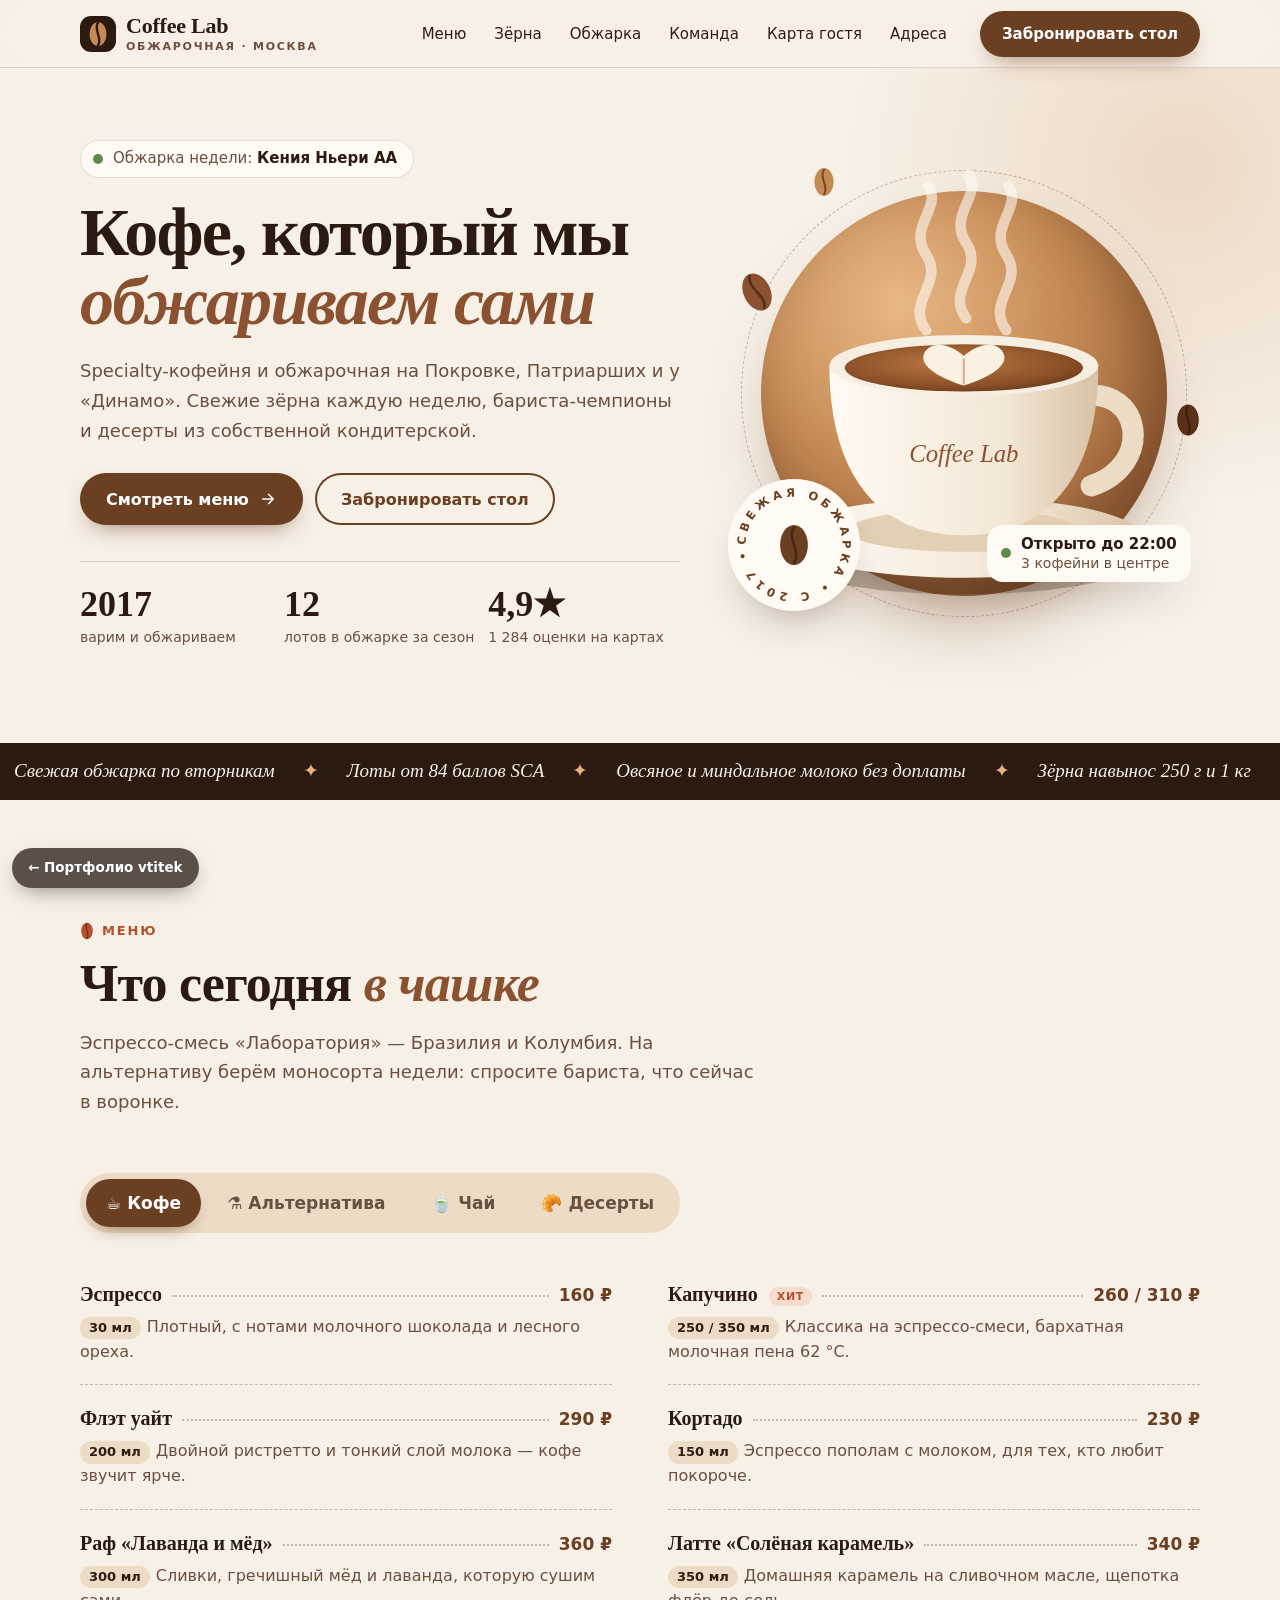
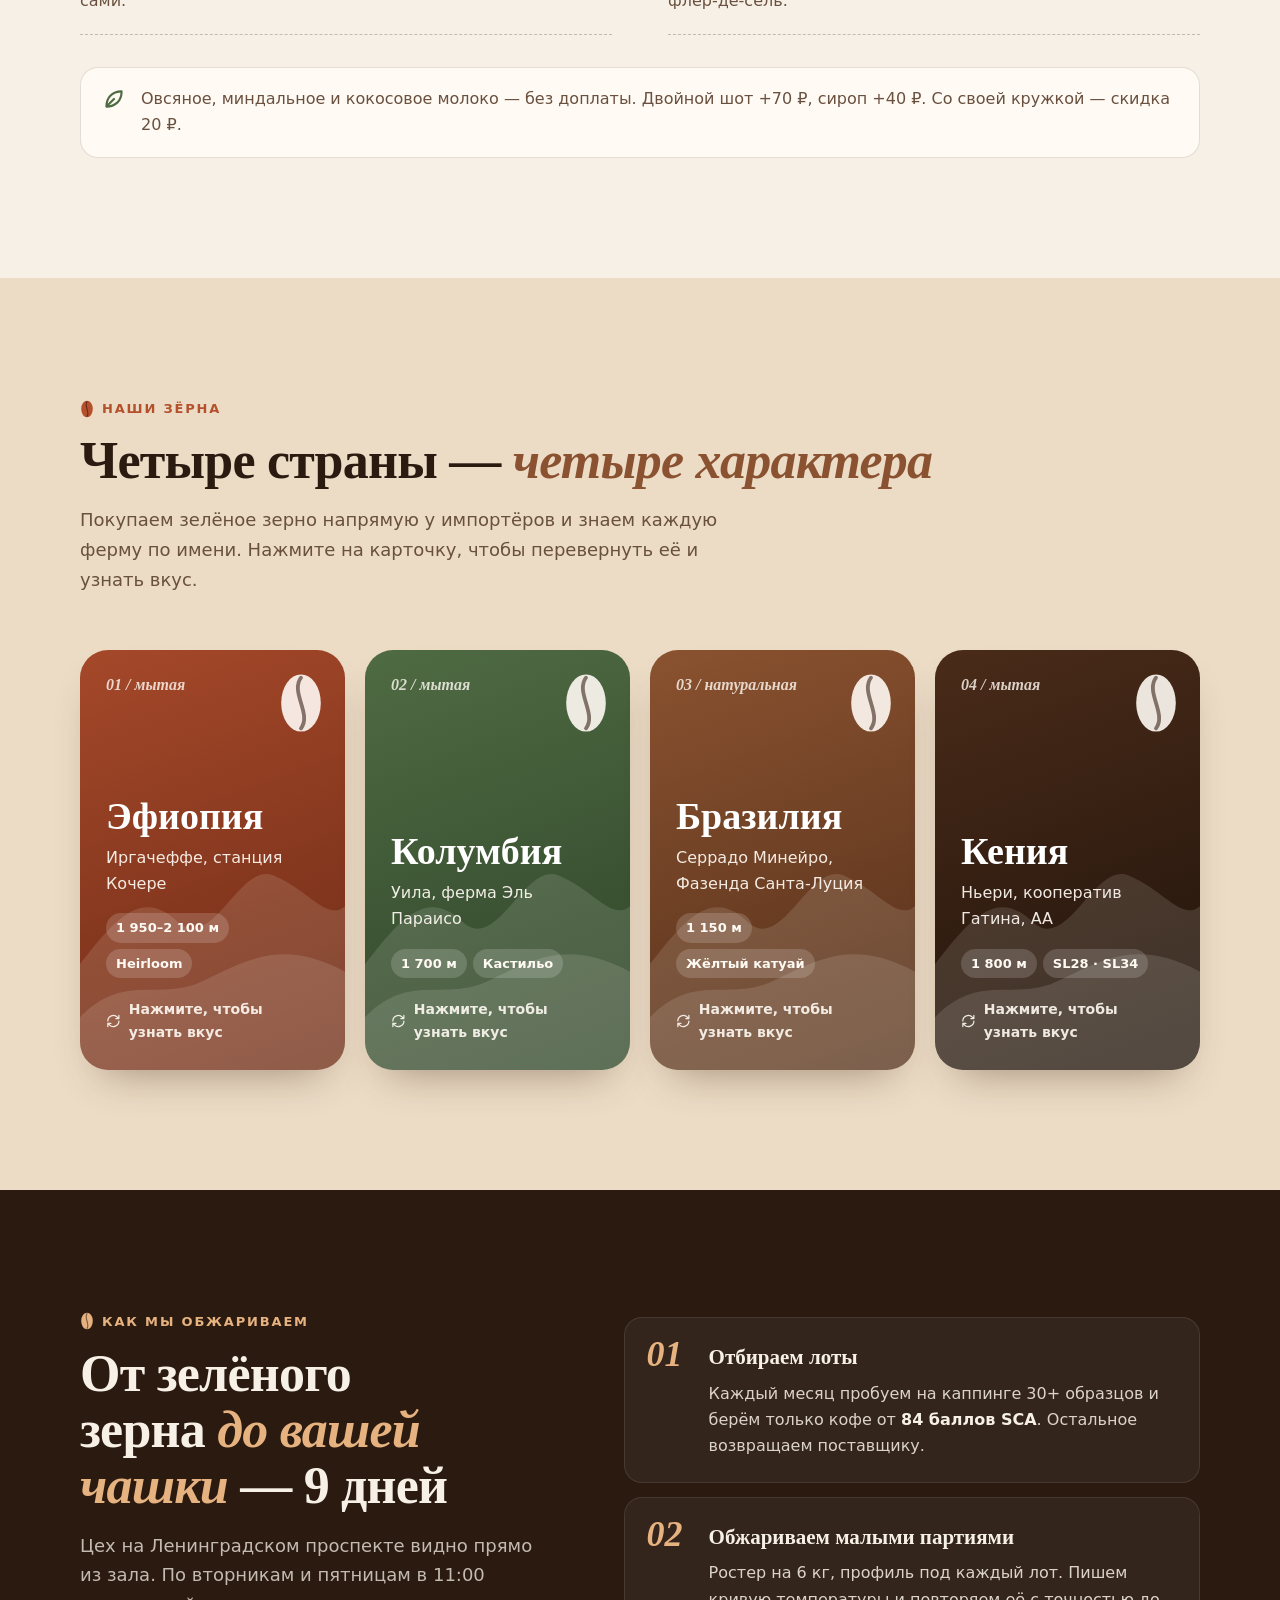
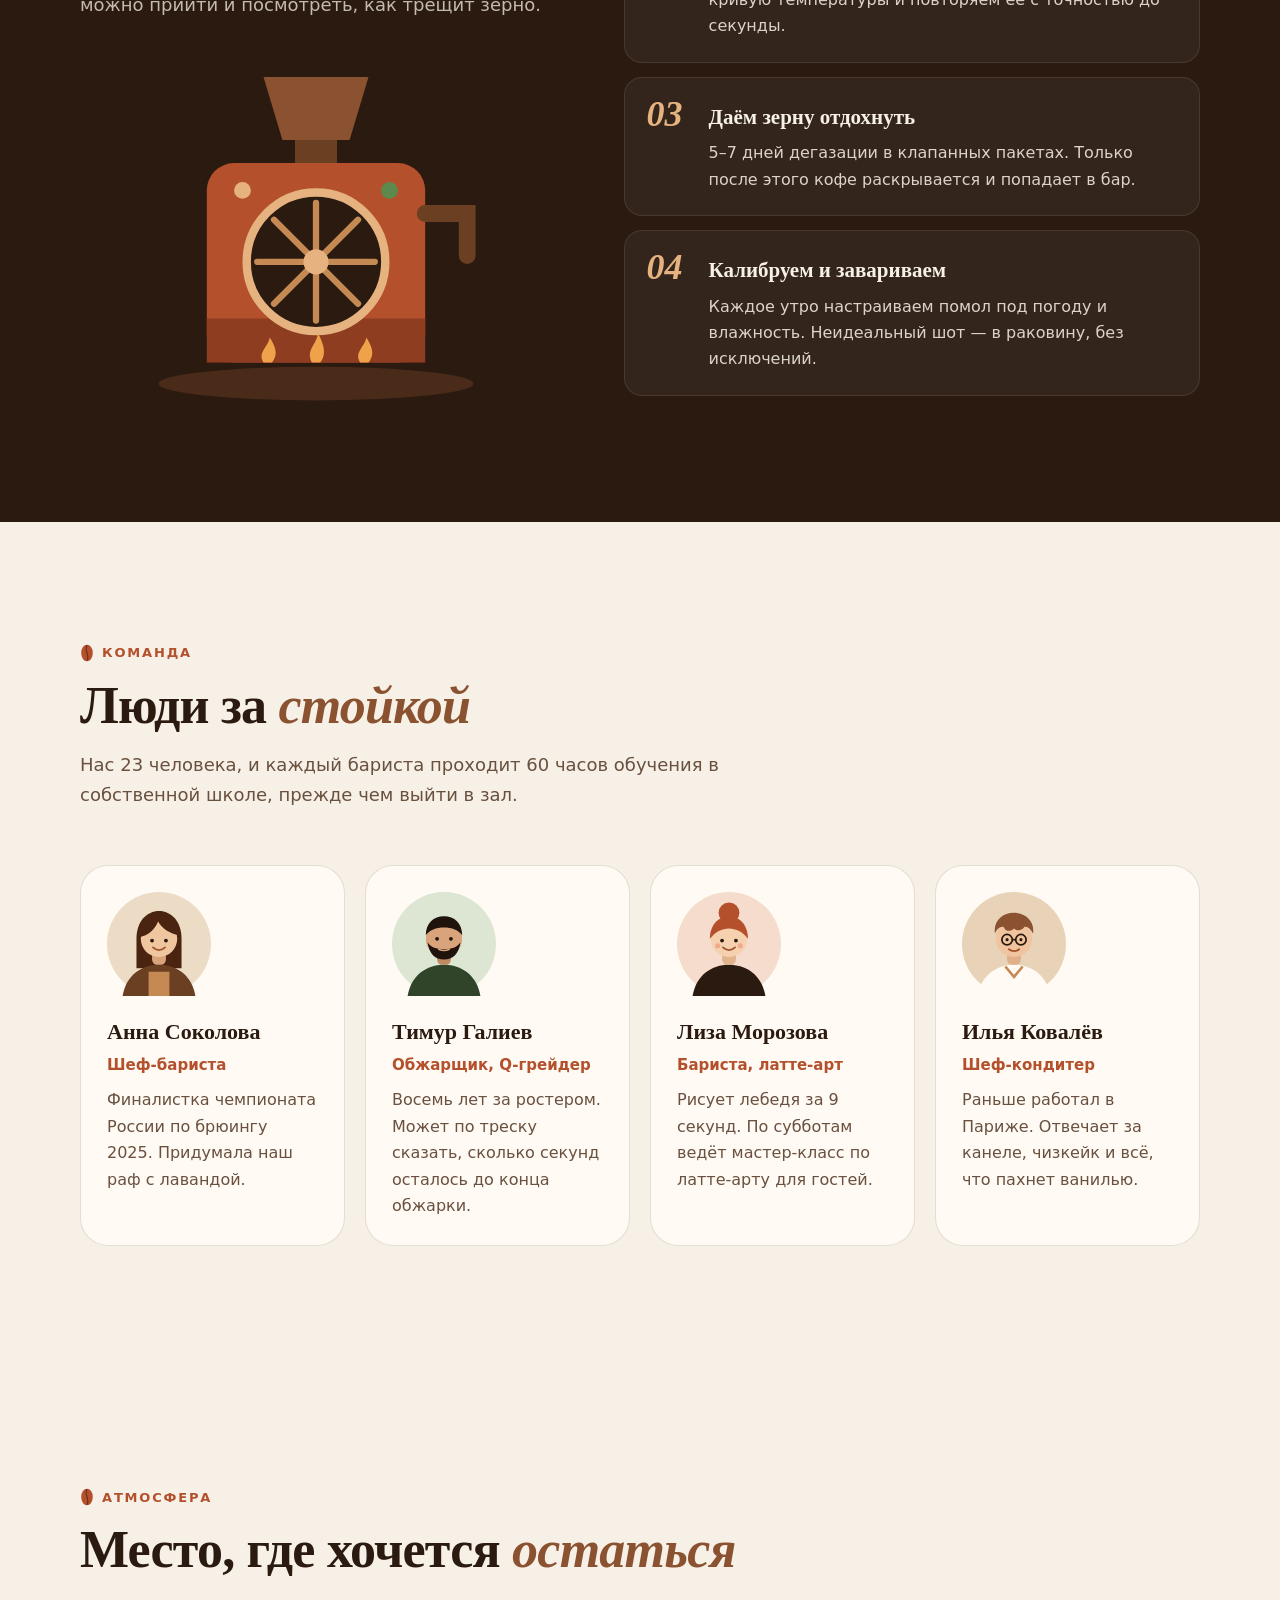
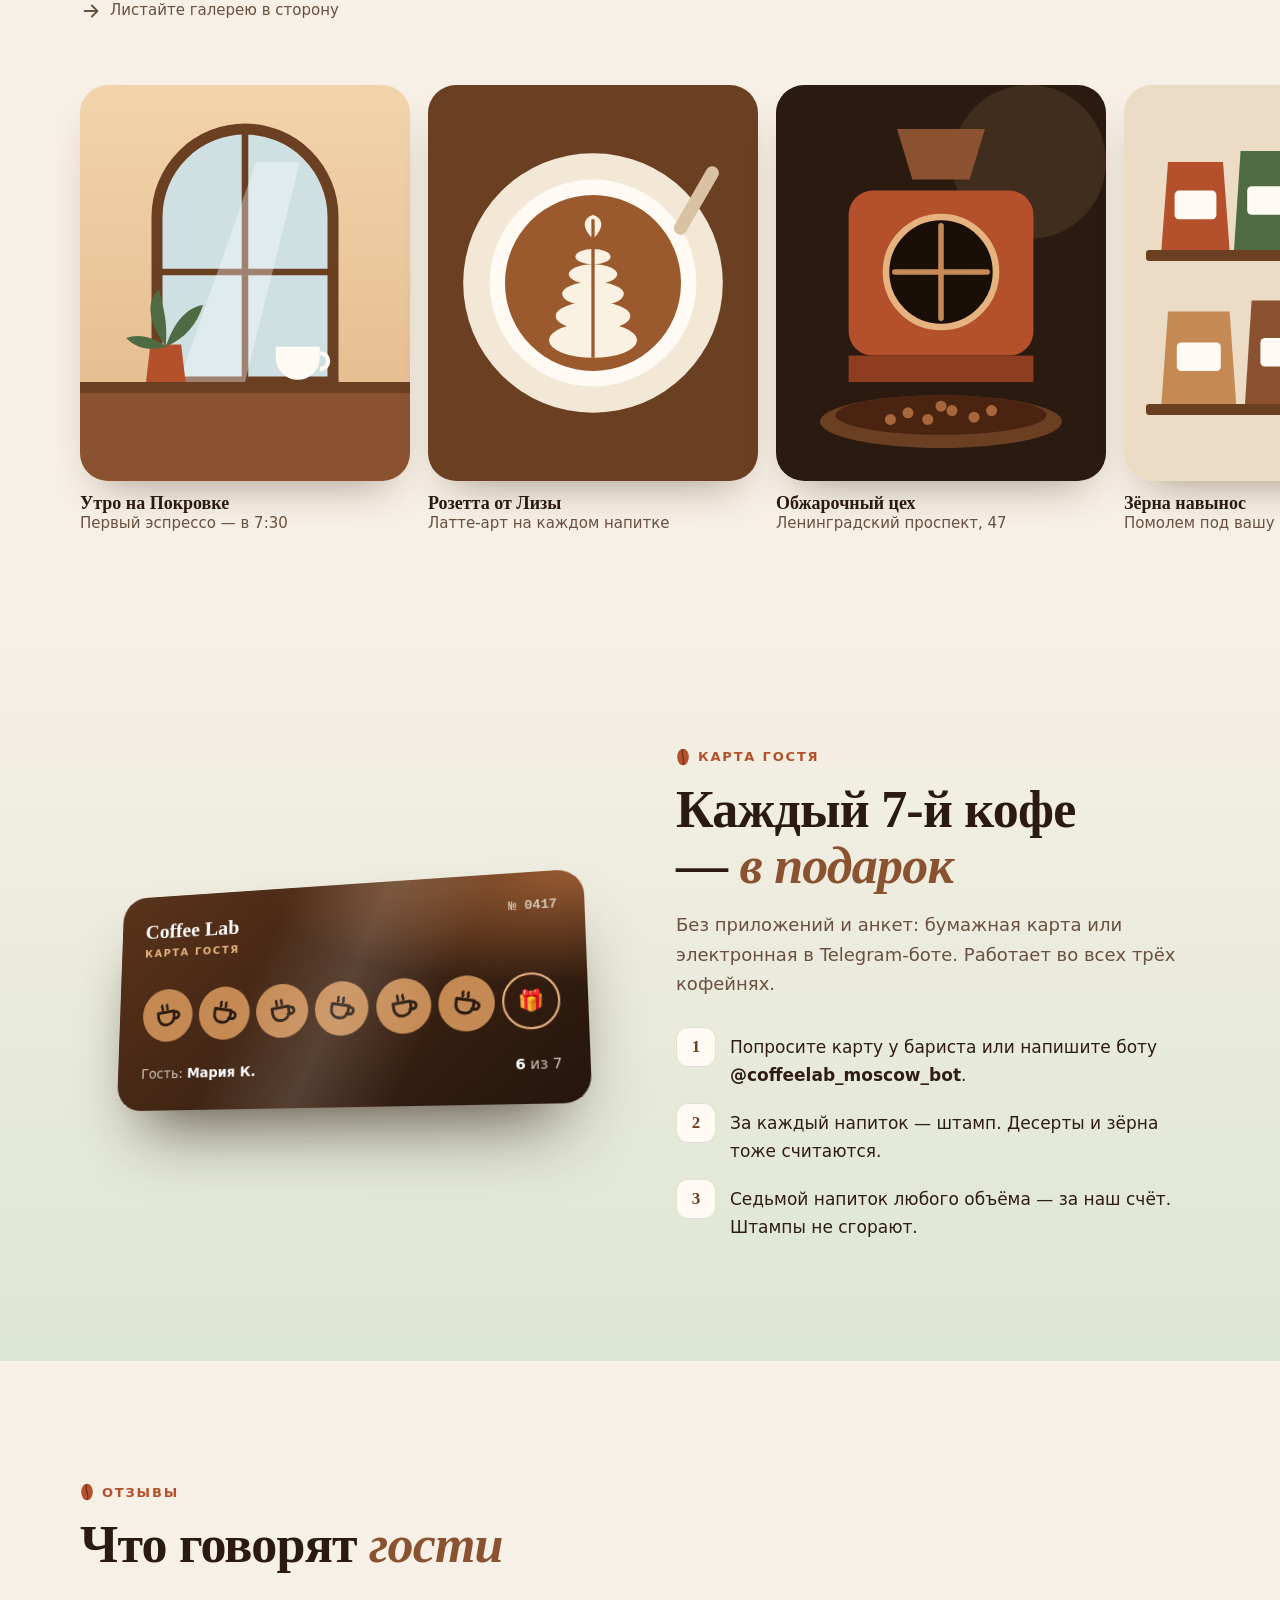
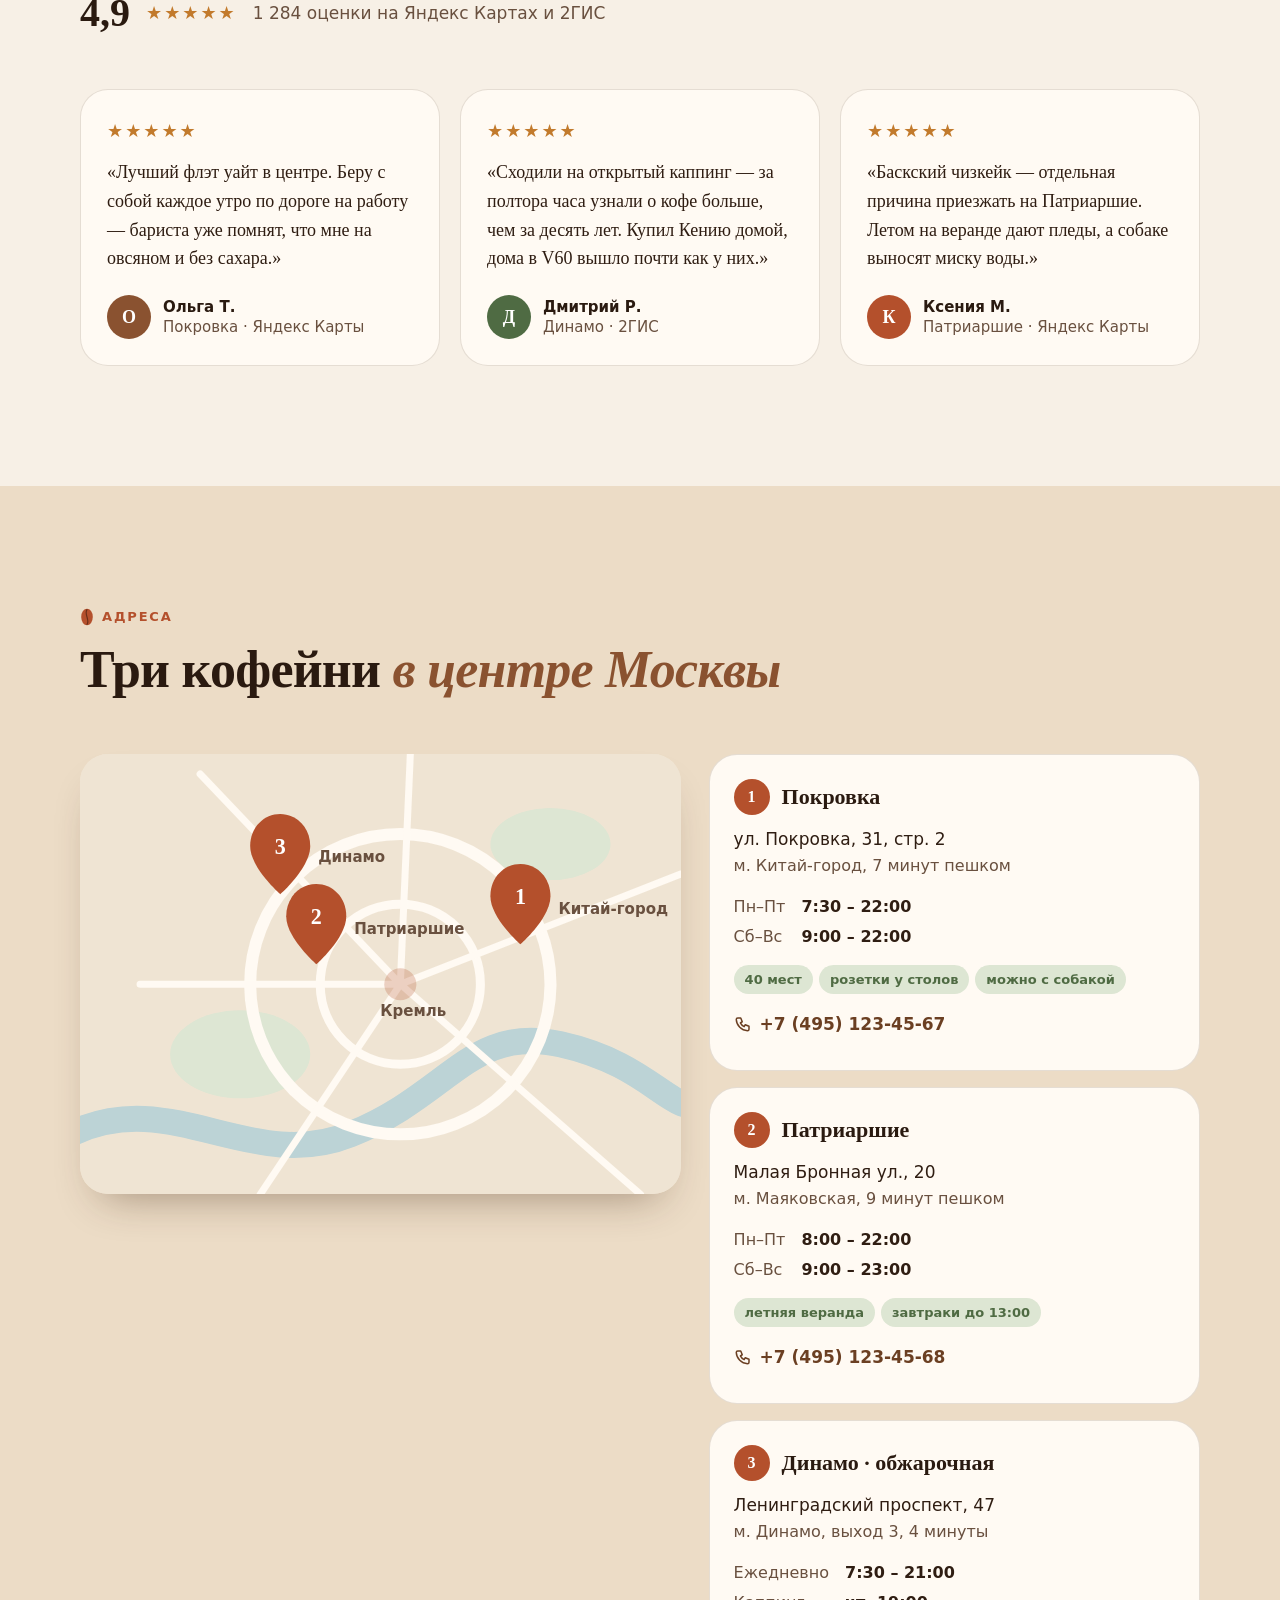
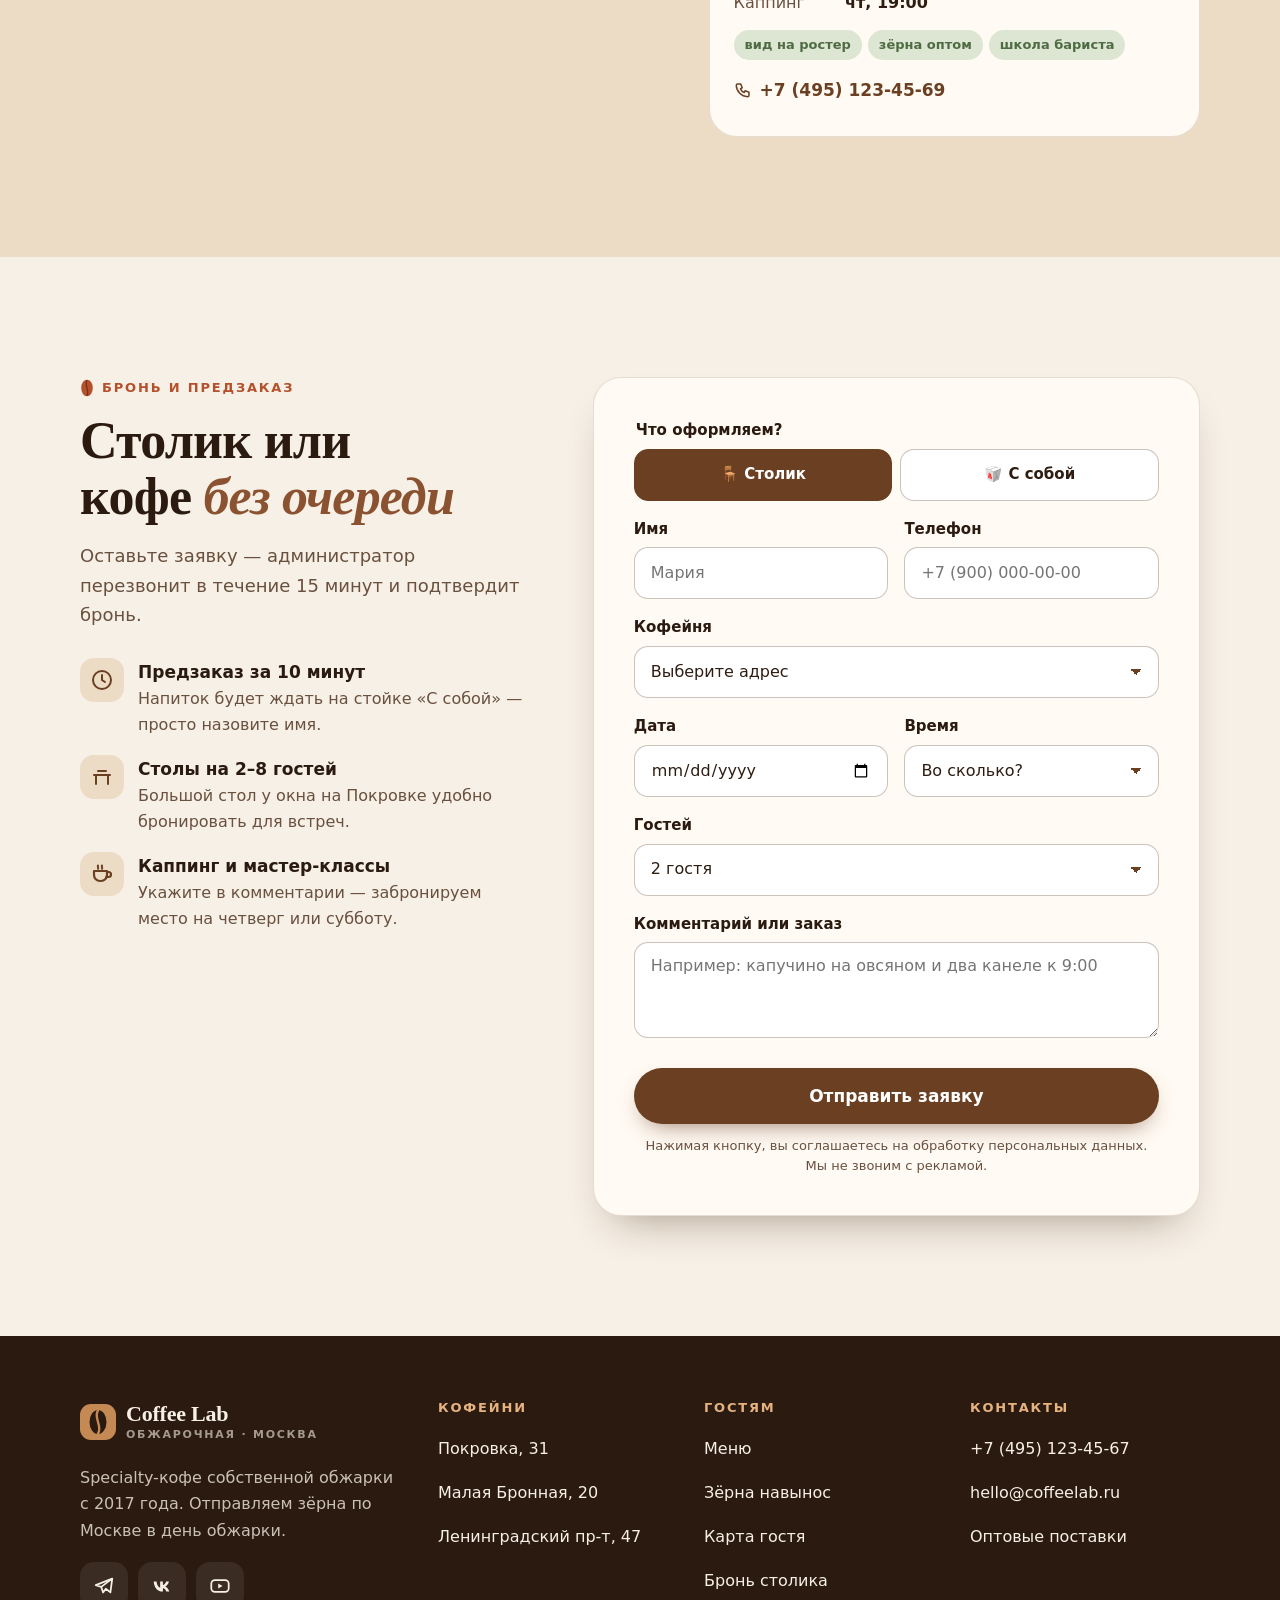
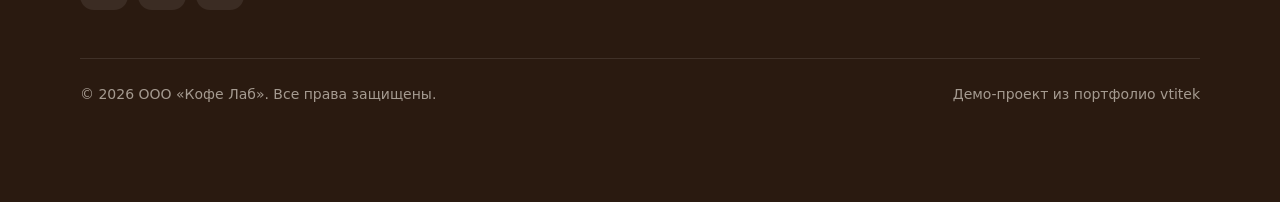
<file: works/coffee-lab.html>
<!doctype html>
<html lang="ru">
<head>
<meta charset="utf-8">
<meta name="viewport" content="width=device-width, initial-scale=1, viewport-fit=cover">
<title>Coffee Lab — specialty-кофейня и обжарочная в Москве</title>
<meta name="description" content="Coffee Lab — три specialty-кофейни в Москве со своей обжаркой. Эспрессо, альтернатива, свежие зёрна каждую неделю, десерты собственной кондитерской. Бронирование столиков и предзаказ.">
<meta name="theme-color" content="#f7f0e6">
<link rel="icon" href="data:image/svg+xml,%3Csvg xmlns='http://www.w3.org/2000/svg' viewBox='0 0 64 64'%3E%3Crect width='64' height='64' rx='16' fill='%232a1a10'/%3E%3Cellipse cx='32' cy='32' rx='14' ry='20' fill='%23c58a54'/%3E%3Cpath d='M32 13c-8 11 8 27 0 38' stroke='%232a1a10' stroke-width='3.5' fill='none' stroke-linecap='round'/%3E%3C/svg%3E">
<style>
:root{
  --cream:#f7f0e6;--latte:#ecdcc6;--foam:#fffaf3;--espresso:#2a1a10;--ink:#2f1d12;--muted:#69503f;
  --brown:#6b3f22;--brown-2:#8a5230;--caramel:#c58a54;--caramel-l:#e6b27f;
  --sage:#4f6b43;--sage-l:#dde6d3;--terra:#b4502c;
  --line:rgba(74,42,20,.14);--line-2:rgba(74,42,20,.28);
  --r:18px;--r-lg:28px;--shadow:0 22px 44px -22px rgba(60,30,10,.45);
  --serif:"Palatino Linotype",Palatino,"Book Antiqua",Georgia,"Times New Roman",serif;
  --sans:system-ui,-apple-system,"Segoe UI",Roboto,"Helvetica Neue",Arial,sans-serif;
  --pl:max(20px,env(safe-area-inset-left));--pr:max(20px,env(safe-area-inset-right));
}
*,*::before,*::after{box-sizing:border-box}
html{-webkit-text-size-adjust:100%;text-size-adjust:100%;scroll-padding-top:84px}
@media (prefers-reduced-motion:no-preference){html{scroll-behavior:smooth}}
body{margin:0;font:400 1.0625rem/1.65 var(--sans);color:var(--ink);background:var(--cream);-webkit-font-smoothing:antialiased}
svg{display:block;max-width:100%}
a{color:var(--brown)}
h1,h2,h3{font-family:var(--serif);color:var(--espresso);margin:0;font-weight:700;text-wrap:balance}
p{margin:0}
:focus-visible{outline:3px solid var(--terra);outline-offset:3px}
.sr{position:absolute!important;width:1px;height:1px;margin:-1px;padding:0;overflow:hidden;clip:rect(0 0 0 0);white-space:nowrap;border:0}
.wrap{width:100%;max-width:1200px;margin-inline:auto;padding-inline:var(--pl) var(--pr)}
@media (min-width:768px){.wrap{padding-inline:max(40px,env(safe-area-inset-left)) max(40px,env(safe-area-inset-right))}}
.sec{padding-block:clamp(64px,10vw,120px)}
.eyebrow{display:inline-flex;align-items:center;gap:8px;font-size:.8125rem;font-weight:700;letter-spacing:.14em;text-transform:uppercase;color:var(--terra);margin-bottom:14px}
.eyebrow svg{width:14px;height:18px;color:var(--terra)}
.h2{font-size:clamp(2rem,6vw,3.25rem);line-height:1.08;letter-spacing:-.015em}
.h2 em{font-style:italic;color:var(--brown-2)}
.lead{color:var(--muted);font-size:1.125rem;max-width:60ch;margin-top:16px}
.sec-head{margin-bottom:clamp(32px,5vw,56px)}
.btn{display:inline-flex;align-items:center;justify-content:center;gap:10px;min-height:52px;padding:0 26px;border-radius:999px;font:600 1rem/1.2 var(--sans);text-decoration:none;background:var(--brown);color:#fff;border:0;cursor:pointer;transition:transform .2s,background .2s,box-shadow .2s;box-shadow:0 10px 24px -12px rgba(107,63,34,.8)}
.btn svg{width:18px;height:18px}
.btn-ghost{background:transparent;color:var(--brown);box-shadow:inset 0 0 0 2px var(--brown)}
.btn-light{background:var(--cream);color:var(--espresso)}
@media (hover:hover){.btn:hover{background:var(--espresso);transform:translateY(-2px)}.btn-ghost:hover{background:var(--brown);color:#fff}.btn-light:hover{background:#fff;color:var(--espresso)}}

/* back pill */
.vt-back{position:fixed;left:max(12px,env(safe-area-inset-left));bottom:max(12px,env(safe-area-inset-bottom));z-index:9999;display:inline-flex;align-items:center;min-height:40px;padding:0 16px;border-radius:999px;background:rgba(30,18,10,.72);-webkit-backdrop-filter:blur(10px);backdrop-filter:blur(10px);color:#fff;font:600 13.5px/1 var(--sans);text-decoration:none;box-shadow:0 8px 22px -8px rgba(0,0,0,.5)}
@media (hover:hover){.vt-back:hover{background:rgba(30,18,10,.9)}}

/* header */
.site-header{position:sticky;top:0;z-index:50;padding-top:env(safe-area-inset-top)}
.site-header::before{content:"";position:absolute;inset:0;z-index:-1;background:rgba(247,240,230,.88);-webkit-backdrop-filter:saturate(1.4) blur(14px);backdrop-filter:saturate(1.4) blur(14px);border-bottom:1px solid var(--line)}
.hdr{display:flex;align-items:center;justify-content:space-between;gap:16px;min-height:68px}
.logo{display:inline-flex;align-items:center;gap:10px;min-height:44px;font:700 1.375rem/1 var(--serif);color:var(--espresso);text-decoration:none;letter-spacing:-.01em}
.logo svg{width:36px;height:36px}
.logo small{display:block;font:600 .6875rem/1.2 var(--sans);letter-spacing:.16em;text-transform:uppercase;color:var(--muted);margin-top:3px}
.burger{display:grid;place-items:center;width:48px;height:48px;border-radius:14px;background:var(--espresso);color:var(--cream)}
.burger svg{width:22px;height:22px}
.nav{display:none}
.nav ul{list-style:none;margin:0;padding:0}
.nav-close,.nav-foot{display:none}
@media (max-width:959px){
  .nav:target{display:flex;flex-direction:column;position:fixed;inset:0;z-index:60;background:var(--espresso);color:var(--cream);padding:calc(16px + env(safe-area-inset-top)) var(--pr) calc(80px + env(safe-area-inset-bottom)) var(--pl);overflow-y:auto;animation:navIn .35s cubic-bezier(.2,.7,.2,1)}
  .nav:target .nav-close{display:grid;place-items:center;align-self:flex-end;width:48px;height:48px;border-radius:14px;background:rgba(255,255,255,.1);color:var(--cream)}
  .nav-close svg{width:22px;height:22px}
  .nav ul{margin:24px 0 28px}
  .nav li a{display:flex;align-items:center;justify-content:space-between;min-height:58px;font:600 1.75rem/1.1 var(--serif);color:var(--cream);text-decoration:none;border-bottom:1px solid rgba(255,255,255,.12)}
  .nav li a::after{content:"→";font:400 1.25rem var(--sans);color:var(--caramel-l)}
  .nav .btn{background:var(--caramel);color:var(--espresso);box-shadow:none}
  .nav:target .nav-foot{display:block;margin-top:24px;color:rgba(247,240,230,.75);font-size:1rem}
  .nav-foot a{color:var(--cream);font-weight:600;display:inline-flex;min-height:44px;align-items:center}
}
@keyframes navIn{from{opacity:0;transform:translateY(-12px)}to{opacity:1;transform:none}}
@media (min-width:960px){
  .burger{display:none}
  .nav{display:flex;align-items:center;gap:20px}
  .nav ul{display:flex;gap:2px}
  .nav li a{display:inline-flex;align-items:center;min-height:44px;padding:0 13px;border-radius:999px;font-size:.9375rem;font-weight:500;color:var(--ink);text-decoration:none}
  .nav .btn{min-height:46px;padding:0 22px;font-size:.9375rem}
}
@media (min-width:960px) and (hover:hover){.nav li a:hover{background:var(--latte)}}

/* hero */
.hero{position:relative;overflow:hidden;padding-block:clamp(32px,6vw,72px) clamp(56px,8vw,96px)}
.hero::before{content:"";position:absolute;width:720px;height:720px;right:-260px;top:-260px;border-radius:50%;background:radial-gradient(circle,rgba(197,138,84,.22),transparent 65%);pointer-events:none}
.hero-grid{position:relative;display:grid;grid-template-columns:minmax(0,1fr);gap:40px;align-items:center}
@media (min-width:920px){.hero-grid{grid-template-columns:minmax(0,1.12fr) minmax(0,.88fr);gap:48px}}
.pill{display:inline-flex;align-items:center;gap:10px;padding:8px 16px 8px 12px;border-radius:999px;background:var(--foam);border:1px solid var(--line);font-size:.9375rem;color:var(--muted);line-height:1.3}
.pill b{color:var(--espresso);font-weight:600}
.dot{flex:none;width:10px;height:10px;border-radius:50%;background:#5d8a4c;box-shadow:0 0 0 0 rgba(93,138,76,.6);animation:pulse 2.2s infinite}
@keyframes pulse{70%{box-shadow:0 0 0 10px rgba(93,138,76,0)}100%{box-shadow:0 0 0 0 rgba(93,138,76,0)}}
.hero h1{font-size:clamp(2.4rem,9vw,4.25rem);line-height:1.02;letter-spacing:-.025em;margin:20px 0 20px}
.hero h1 em{font-style:italic;color:var(--brown-2)}
.hero .lead{margin-top:0}
.hero-cta{display:flex;flex-wrap:wrap;gap:12px;margin-top:28px}
.hero-cta .btn{flex:1 1 200px}
@media (min-width:560px){.hero-cta .btn{flex:0 0 auto}}
.stats{display:grid;grid-template-columns:repeat(3,1fr);gap:12px;margin:36px 0 0;padding-top:24px;border-top:1px solid var(--line)}
.stats dt{font:700 clamp(1.625rem,5vw,2.25rem)/1 var(--serif);color:var(--espresso)}
.stats dd{margin:6px 0 0;font-size:.875rem;line-height:1.35;color:var(--muted)}
.hero-art{position:relative;width:100%;max-width:520px;aspect-ratio:1;margin-inline:auto;perspective:900px}
.disc{position:absolute;inset:7%;border-radius:50%;background:radial-gradient(circle at 34% 28%,#e8b886,#c58a54 42%,#8a5230 100%);box-shadow:inset -20px -30px 60px rgba(60,28,10,.35),0 40px 80px -40px rgba(90,45,15,.7)}
.disc::after{content:"";position:absolute;inset:-5%;border-radius:50%;border:1.5px dashed rgba(107,63,34,.35);animation:spin2d 60s linear infinite}
.cup{position:absolute;inset:0;width:100%;height:100%}
.steam path{opacity:.6;transform-box:fill-box;transform-origin:50% 100%;animation:steam 3.6s ease-in-out infinite}
.steam path:nth-child(2){animation-delay:1.2s}.steam path:nth-child(3){animation-delay:2.4s}
@keyframes steam{0%{opacity:0;transform:translateY(18px) scaleY(.7)}35%{opacity:.9}100%{opacity:0;transform:translateY(-28px) scaleY(1.1)}}
.bean3d{position:absolute;top:5%;right:6%;width:58px;height:80px;transform-style:preserve-3d;animation:spin3d 9s linear infinite;transform:rotateX(18deg) rotateY(-30deg)}
.bean3d i{position:absolute;inset:0;border-radius:50%;background:#3d1f0d}
.bean3d i:nth-child(1){transform:translateZ(6px);background:radial-gradient(circle at 34% 28%,#b0703f,#6b3818 62%,#3d1f0d)}
.bean3d i:nth-child(1)::after{content:"";position:absolute;left:40%;top:12%;width:22%;height:76%;border-radius:50%;border-left:4px solid #2a1308;transform:rotate(8deg)}
.bean3d i:nth-child(2){transform:translateZ(3px) scale(.99)}
.bean3d i:nth-child(3){transform:translateZ(0) scale(.98)}
.bean3d i:nth-child(4){transform:translateZ(-3px) scale(.96)}
.bean3d i:nth-child(5){transform:translateZ(-6px) rotateY(180deg);background:radial-gradient(circle at 40% 30%,#8a4f27,#4a2410 70%)}
@keyframes spin3d{from{transform:rotateX(18deg) rotateY(0)}to{transform:rotateX(18deg) rotateY(360deg)}}
@keyframes spin2d{to{transform:rotate(360deg)}}
.fb{position:absolute;width:30px;height:42px;color:var(--brown-2);animation:float 6s ease-in-out infinite alternate}
.fb.b1{left:3%;top:24%;transform:rotate(-25deg)}
.fb.b2{right:0;top:52%;width:24px;height:34px;color:#5a3018;animation-delay:-2s}
.fb.b3{left:18%;top:2%;width:22px;height:30px;color:var(--caramel);animation-delay:-4s}
@keyframes float{from{transform:translate3d(0,0,0) rotate(-20deg)}to{transform:translate3d(6px,-16px,40px) rotate(25deg)}}
.badge-rot{position:absolute;left:0;bottom:4%;width:28%;max-width:132px;aspect-ratio:1;border-radius:50%;background:var(--foam);box-shadow:var(--shadow)}
.badge-rot svg{width:100%;height:100%}
.badge-rot .ring{transform-origin:60px 60px;animation:spin2d 22s linear infinite}
.art-chip{position:absolute;right:2%;bottom:10%;display:flex;align-items:center;gap:10px;padding:10px 14px;border-radius:16px;background:var(--foam);box-shadow:var(--shadow);font-size:.875rem;line-height:1.3;color:var(--muted)}
.art-chip b{display:block;color:var(--espresso);font-size:.9375rem}

/* ribbon */
.ribbon{background:var(--espresso);color:var(--cream);overflow:hidden}
.ribbon-track{display:flex;width:max-content;animation:marq 38s linear infinite}
.ribbon-track p{display:flex;flex:none;gap:28px;padding:16px 14px;font:italic 1.1875rem/1.3 var(--serif);white-space:nowrap}
.ribbon-track span{color:var(--caramel-l);font-style:normal}
@keyframes marq{to{transform:translateX(-50%)}}

/* menu */
.tabs{display:grid;grid-template-columns:1fr 1fr;gap:6px;padding:6px;background:var(--latte);border-radius:22px;margin-bottom:28px}
@media (min-width:600px){.tabs{display:inline-flex;border-radius:999px}}
.tabs label{display:flex;align-items:center;justify-content:center;gap:8px;min-height:48px;padding:0 20px;border-radius:999px;font-weight:600;color:var(--muted);cursor:pointer;white-space:nowrap;transition:background .2s,color .2s}
@media (hover:hover){.tabs label:hover{color:var(--espresso);background:rgba(255,250,243,.6)}}
#m1:checked~.tabs [for=m1],#m2:checked~.tabs [for=m2],#m3:checked~.tabs [for=m3],#m4:checked~.tabs [for=m4]{background:var(--brown);color:#fff;box-shadow:0 8px 18px -10px rgba(107,63,34,.9)}
#m1:focus-visible~.tabs [for=m1],#m2:focus-visible~.tabs [for=m2],#m3:focus-visible~.tabs [for=m3],#m4:focus-visible~.tabs [for=m4]{outline:3px solid var(--terra);outline-offset:2px}
.panel{display:none}
#m1:checked~.panels #p1,#m2:checked~.panels #p2,#m3:checked~.panels #p3,#m4:checked~.panels #p4{display:grid;animation:fadeUp .45s ease}
@keyframes fadeUp{from{opacity:0;transform:translateY(10px)}to{opacity:1;transform:none}}
.panel{grid-template-columns:1fr;column-gap:56px;list-style:none;margin:0;padding:0}
@media (min-width:820px){.panel{grid-template-columns:1fr 1fr}}
.item{padding:20px 0;border-bottom:1px dashed var(--line-2)}
.item-top{display:flex;align-items:baseline;gap:10px}
.item-name{font:700 1.25rem/1.25 var(--serif);color:var(--espresso)}
.item-top i{flex:1;min-width:16px;border-bottom:2px dotted var(--line-2);transform:translateY(-4px)}
.price{font-weight:700;font-size:1.0625rem;white-space:nowrap;color:var(--brown)}
.item p{margin-top:6px;color:var(--muted);font-size:1rem;line-height:1.55}
.vol{display:inline-block;margin-right:6px;padding:1px 9px;border-radius:999px;background:var(--latte);color:var(--ink);font-size:.8125rem;font-weight:600;white-space:nowrap}
.tag{display:inline-block;margin-left:6px;padding:2px 8px;border-radius:999px;background:var(--sage-l);color:var(--sage);font:700 .6875rem/1.4 var(--sans);letter-spacing:.06em;text-transform:uppercase;vertical-align:middle}
.tag.hot{background:#f6dccd;color:var(--terra)}
.menu-note{display:flex;gap:14px;align-items:flex-start;margin-top:32px;padding:18px 20px;border-radius:var(--r);background:var(--foam);border:1px solid var(--line);color:var(--muted);font-size:1rem}
.menu-note svg{flex:none;width:26px;height:26px;color:var(--sage)}

/* beans flip */
.beans{background:var(--latte)}
.beans-grid{display:grid;gap:20px}
@media (min-width:640px){.beans-grid{grid-template-columns:1fr 1fr}}
@media (min-width:1120px){.beans-grid{grid-template-columns:repeat(4,1fr)}}
.flip{position:relative;height:360px;perspective:1200px}
@media (min-width:640px){.flip{height:420px}}
.flip-inner{display:block;position:relative;height:100%;transform-style:preserve-3d;transition:transform .8s cubic-bezier(.2,.7,.2,1);cursor:pointer;border-radius:var(--r-lg)}
.flip input:checked+.flip-inner{transform:rotateY(180deg)}
@media (hover:hover){.flip:hover .flip-inner{transform:rotateY(180deg)}}
.flip input:focus-visible+.flip-inner{outline:3px solid var(--terra);outline-offset:4px}
.face{position:absolute;inset:0;display:flex;flex-direction:column;padding:26px;border-radius:var(--r-lg);overflow:hidden;-webkit-backface-visibility:hidden;backface-visibility:hidden;box-shadow:var(--shadow)}
.front{color:var(--foam)}
.front .hills{position:absolute;left:0;right:0;bottom:0;width:100%;height:58%;color:rgba(255,250,243,.12)}
.f-eth{background:linear-gradient(160deg,#a5482a,#6e2c16)}
.f-col{background:linear-gradient(160deg,#4f6b43,#2f4429)}
.f-bra{background:linear-gradient(160deg,#8a5230,#55301a)}
.f-ken{background:linear-gradient(160deg,#4a2b19,#1f130b)}
.f-num{font:italic 700 1rem var(--serif);opacity:.8}
.f-country{display:block;font:700 2.375rem/1.05 var(--serif);margin-top:auto;color:#fff}
.f-region{display:block;margin-top:8px;font-size:1rem;opacity:.92}
.f-meta{position:relative;display:flex;flex-wrap:wrap;gap:6px;margin-top:16px}
.f-meta span{padding:4px 10px;border-radius:999px;background:rgba(255,255,255,.16);font-size:.8125rem;font-weight:600}
.f-hint{position:relative;display:flex;align-items:center;gap:8px;margin-top:20px;font-size:.875rem;font-weight:600;opacity:.9}
.f-hint svg{width:18px;height:18px}
.f-bean{position:absolute;right:22px;top:22px;width:44px;height:62px;color:rgba(255,250,243,.9)}
.back{transform:rotateY(180deg);background:var(--foam);border:1px solid var(--line)}
.b-title{display:block;font:700 1.5rem/1.15 var(--serif);color:var(--espresso)}
.b-sub{display:block;font-size:.9375rem;color:var(--muted);margin-top:4px}
.notes{display:flex;flex-wrap:wrap;gap:6px;margin:16px 0 18px}
.notes span{padding:5px 11px;border-radius:999px;background:var(--latte);font-size:.875rem;font-weight:600;color:var(--ink)}
.m-row{display:block;margin-top:12px;font-size:.875rem;font-weight:600;color:var(--muted)}
.meter{display:grid;grid-template-columns:repeat(5,1fr);gap:4px;margin-top:6px}
.meter i{height:8px;border-radius:4px;background:var(--latte)}
.meter[data-v="1"] i:nth-child(-n+1),.meter[data-v="2"] i:nth-child(-n+2),.meter[data-v="3"] i:nth-child(-n+3),.meter[data-v="4"] i:nth-child(-n+4),.meter[data-v="5"] i{background:var(--brown)}
.b-price{display:flex;align-items:baseline;justify-content:space-between;gap:10px;margin-top:auto;padding-top:16px;border-top:1px dashed var(--line-2);font-size:.9375rem;color:var(--muted)}
.b-price b{font:700 1.375rem var(--serif);color:var(--brown)}

/* process */
.process{background:var(--espresso);color:rgba(247,240,230,.86);position:relative;overflow:hidden}
.process .h2{color:var(--cream)}.process .h2 em{color:var(--caramel-l)}
.process .eyebrow{color:var(--caramel-l)}.process .eyebrow svg{color:var(--caramel-l)}
.process .lead{color:rgba(247,240,230,.75)}
.proc-grid{display:grid;gap:48px;align-items:center}
@media (min-width:960px){.proc-grid{grid-template-columns:.9fr 1.1fr;gap:72px}}
.roaster{width:100%;max-width:420px;margin:36px auto 0}
.drum{transform-origin:200px 196px;animation:spin2d 6s linear infinite}
.drum2{transform-origin:150px 170px;animation:spin2d 6s linear infinite}
.flame{transform-box:fill-box;transform-origin:50% 100%;animation:flick .5s ease-in-out infinite alternate}
@keyframes flick{to{transform:scaleY(.75)}}
.steps{list-style:none;margin:0;padding:0;counter-reset:s;display:grid;gap:14px}
.steps li{counter-increment:s;position:relative;padding:22px 22px 22px 84px;border-radius:var(--r);background:rgba(255,255,255,.05);border:1px solid rgba(255,255,255,.09)}
.steps li::before{content:"0" counter(s);position:absolute;left:22px;top:18px;font:italic 700 2.25rem/1 var(--serif);color:var(--caramel-l)}
.steps h3{color:var(--cream);font-size:1.3125rem;margin-bottom:6px}
.steps p{font-size:1rem}
.steps b{color:var(--cream)}

/* team */
.team-grid{display:grid;gap:20px;grid-template-columns:repeat(auto-fit,minmax(240px,1fr))}
.person{padding:26px;border-radius:var(--r-lg);background:var(--foam);border:1px solid var(--line);transition:transform .3s,box-shadow .3s}
@media (hover:hover){.person:hover{transform:translateY(-6px);box-shadow:var(--shadow)}}
.person svg{width:104px;height:104px;margin-bottom:18px}
@media (max-width:639px){.person{display:grid;grid-template-columns:76px 1fr;column-gap:18px;padding:22px}.person svg{width:76px;height:76px;margin:0;grid-row:1/span 2}.person p:last-child{grid-column:1/-1}}
.person h3{font-size:1.375rem}
.role{color:var(--terra);font-weight:700;font-size:.9375rem;margin-top:2px}
.person p:last-child{color:var(--muted);font-size:1rem;margin-top:10px}

/* gallery */
.gal-sec{padding-bottom:clamp(40px,6vw,72px)}
.gallery{display:grid;grid-auto-flow:column;grid-auto-columns:min(78%,330px);gap:18px;overflow-x:auto;scroll-snap-type:x mandatory;-webkit-overflow-scrolling:touch;padding:6px var(--pr) 22px var(--pl);scroll-padding-inline:var(--pl);margin:0;list-style:none;scrollbar-width:thin;scrollbar-color:var(--caramel) transparent}
@media (min-width:768px){.gallery{padding-inline:max(40px,calc((100% - 1120px)/2));scroll-padding-inline:max(40px,calc((100% - 1120px)/2))}}
.gallery li{scroll-snap-align:start}
.gallery figure{margin:0}
.gallery svg{width:100%;height:auto;aspect-ratio:5/6;border-radius:var(--r-lg);box-shadow:var(--shadow)}
.gallery figcaption{margin-top:12px;font:700 1.125rem var(--serif);color:var(--espresso)}
.gallery figcaption span{display:block;font:400 .9375rem var(--sans);color:var(--muted)}
.swipe{display:flex;align-items:center;gap:8px;margin-top:20px;font-size:.9375rem;color:var(--muted)}
.swipe svg{width:22px;height:22px;animation:nudge 1.6s ease-in-out infinite}
@keyframes nudge{50%{transform:translateX(6px)}}
.twinkle{animation:tw 2.4s ease-in-out infinite alternate}
.twinkle:nth-child(2n){animation-delay:-1.2s}
@keyframes tw{from{opacity:.35}to{opacity:1}}

/* loyalty */
.loyal{background:linear-gradient(180deg,var(--cream),var(--sage-l))}
.loyal-grid{display:grid;gap:48px;align-items:center}
@media (min-width:920px){.loyal-grid{grid-template-columns:1fr 1fr;gap:72px}}
.card-stage{perspective:1100px;padding:10px}
.l-card{position:relative;max-width:480px;margin-inline:auto;padding:26px;border-radius:26px;color:var(--cream);background:radial-gradient(120% 90% at 100% 0,#9a5c33 0,transparent 55%),linear-gradient(140deg,#5a331b,#24150c);box-shadow:0 40px 70px -30px rgba(42,26,16,.8);transform:rotateX(10deg) rotateY(-14deg);animation:tilt 7s ease-in-out infinite alternate;overflow:hidden}
.l-card::after{content:"";position:absolute;inset:-40%;background:linear-gradient(115deg,transparent 40%,rgba(255,255,255,.14) 50%,transparent 60%);animation:shine 7s ease-in-out infinite alternate;pointer-events:none}
@keyframes tilt{from{transform:rotateX(10deg) rotateY(-14deg)}to{transform:rotateX(4deg) rotateY(12deg)}}
@keyframes shine{from{transform:translateX(-30%)}to{transform:translateX(30%)}}
.l-top{display:flex;justify-content:space-between;align-items:flex-start;gap:12px}
.l-brand{font:700 1.375rem/1.1 var(--serif);color:#fff}
.l-brand small{display:block;font:600 .6875rem/1.4 var(--sans);letter-spacing:.16em;text-transform:uppercase;color:var(--caramel-l);margin-top:4px}
.l-no{font:600 .8125rem ui-monospace,Menlo,Consolas,monospace;color:rgba(247,240,230,.75)}
.stamps{display:grid;grid-template-columns:repeat(7,1fr);gap:7px;margin:30px 0 22px}
.stamp{display:grid;place-items:center;aspect-ratio:1;border-radius:50%;border:2px dashed rgba(247,240,230,.4)}
.stamp svg{width:58%;height:58%}
.stamp.on{border:0;background:var(--caramel);color:var(--espresso);transform:rotate(-8deg)}
.stamp.on:nth-child(2n){transform:rotate(10deg)}
.stamp.gift{border:2px solid var(--caramel-l);font-size:clamp(.875rem,3.5vw,1.25rem);animation:pop 1.8s ease-in-out infinite}
@keyframes pop{50%{transform:scale(1.12)}}
.l-foot{display:flex;justify-content:space-between;gap:12px;font-size:.875rem;color:rgba(247,240,230,.8)}
.l-foot b{color:#fff}
.l-list{list-style:none;padding:0;margin:28px 0 0;display:grid;gap:14px}
.l-list li{display:flex;gap:14px;align-items:flex-start}
.l-list span{flex:none;display:grid;place-items:center;width:40px;height:40px;border-radius:12px;background:var(--foam);border:1px solid var(--line);font:700 1.0625rem var(--serif);color:var(--brown)}
.l-list p{padding-top:6px}

/* reviews */
.rating{display:flex;flex-wrap:wrap;align-items:center;gap:8px 16px;margin-top:20px;color:var(--muted)}
.rating b{font:700 2.5rem/1 var(--serif);color:var(--espresso)}
.stars{color:#c27a2c;letter-spacing:2px;font-size:1.125rem}
.rev-grid{display:grid;gap:20px;grid-template-columns:repeat(auto-fit,minmax(270px,1fr))}
.rev{margin:0;display:flex;flex-direction:column;padding:26px;border-radius:var(--r-lg);background:var(--foam);border:1px solid var(--line)}
.rev blockquote{margin:12px 0 22px;font:400 1.125rem/1.6 var(--serif);color:var(--ink)}
.rev figcaption{display:flex;align-items:center;gap:12px;margin-top:auto;font-size:.9375rem;color:var(--muted);line-height:1.35}
.rev figcaption b{display:block;color:var(--espresso)}
.ava{flex:none;display:grid;place-items:center;width:44px;height:44px;border-radius:50%;font:700 1.125rem var(--serif);color:#fff;background:var(--brown-2)}
.ava.a2{background:var(--sage)}.ava.a3{background:var(--terra)}

/* places */
.places{background:var(--latte)}
.pl-grid{display:grid;gap:28px}
@media (min-width:980px){.pl-grid{grid-template-columns:1.1fr .9fr;align-items:start}.map{position:sticky;top:96px}}
.map svg{width:100%;height:auto;border-radius:var(--r-lg);box-shadow:var(--shadow);background:#efe4d3}
.pin{transform-box:fill-box;transform-origin:50% 100%;animation:bob 2.4s ease-in-out infinite}
.pin:nth-of-type(2){animation-delay:-.8s}.pin:nth-of-type(3){animation-delay:-1.6s}
@keyframes bob{50%{transform:translateY(-6px)}}
.pl-list{display:grid;gap:16px}
.place{padding:24px;border-radius:var(--r-lg);background:var(--foam);border:1px solid var(--line)}
.place-h{display:flex;align-items:center;gap:12px}
.num{flex:none;display:grid;place-items:center;width:36px;height:36px;border-radius:50%;background:var(--terra);color:#fff;font:700 1rem var(--serif)}
.place h3{font-size:1.375rem}
.addr{margin-top:10px}
.metro{color:var(--muted);font-size:1rem}
.hours{display:grid;grid-template-columns:auto 1fr;gap:4px 16px;margin:14px 0 0;font-size:1rem}
.hours dt{color:var(--muted)}.hours dd{margin:0;font-weight:600}
.feats{display:flex;flex-wrap:wrap;gap:6px;margin-top:14px}
.feats span{padding:4px 11px;border-radius:999px;background:var(--sage-l);color:var(--sage);font-size:.8125rem;font-weight:700}
.place-tel{display:inline-flex;align-items:center;gap:8px;min-height:44px;margin-top:8px;font-weight:700;text-decoration:none}
.place-tel svg{width:18px;height:18px}

/* booking */
.book-grid{display:grid;gap:40px}
@media (min-width:960px){.book-grid{grid-template-columns:.85fr 1.15fr;gap:64px;align-items:start}}
.perks{list-style:none;padding:0;margin:28px 0 0;display:grid;gap:16px}
.perks li{display:flex;gap:14px;align-items:flex-start}
.perks svg{flex:none;width:44px;height:44px;padding:10px;border-radius:14px;background:var(--latte);color:var(--brown)}
.perks b{display:block;color:var(--espresso)}
.perks p{color:var(--muted);font-size:1rem}
.form{padding:clamp(22px,4vw,40px);border-radius:var(--r-lg);background:var(--foam);border:1px solid var(--line);box-shadow:var(--shadow)}
.fgrid{display:grid;gap:16px}
@media (min-width:600px){.fgrid{grid-template-columns:1fr 1fr}.full{grid-column:1/-1}}
.field label,.fs legend{display:block;margin-bottom:6px;font-size:.9375rem;font-weight:600;color:var(--espresso)}
.field input,.field select,.field textarea{width:100%;min-height:52px;padding:12px 16px;border-radius:14px;border:1.5px solid var(--line-2);background:#fff;color:var(--ink);font:400 1rem/1.4 var(--sans);-webkit-appearance:none;appearance:none}
.field select{background-image:linear-gradient(45deg,transparent 50%,var(--brown) 50%),linear-gradient(135deg,var(--brown) 50%,transparent 50%);background-position:calc(100% - 22px) 50%,calc(100% - 16px) 50%;background-size:6px 6px;background-repeat:no-repeat;padding-right:40px}
.field textarea{min-height:96px;resize:vertical}
.field input:focus,.field select:focus,.field textarea:focus{outline:none;border-color:var(--brown);box-shadow:0 0 0 4px rgba(197,138,84,.3)}
.field input[type=tel]:not(:placeholder-shown):invalid,.field input[type=text]:not(:placeholder-shown):invalid{border-color:var(--terra)}
.fs{border:0;padding:0;margin:0;min-width:0}
.seg{display:grid;grid-template-columns:1fr 1fr;gap:8px}
.seg label{display:flex;align-items:center;justify-content:center;text-align:center;min-height:52px;padding:6px 12px;border-radius:14px;border:1.5px solid var(--line-2);background:#fff;font-weight:600;font-size:.9375rem;line-height:1.25;cursor:pointer}
.seg input:checked+label{background:var(--brown);border-color:var(--brown);color:#fff}
.seg input:focus-visible+label{outline:3px solid var(--terra);outline-offset:2px}
.form .btn{width:100%;margin-top:22px;min-height:56px;font-size:1.0625rem}
.consent{margin-top:12px;font-size:.8125rem;line-height:1.5;color:var(--muted);text-align:center}
.thanks{display:none;position:fixed;inset:0;z-index:200;place-items:center;padding:24px var(--pr) 24px var(--pl);background:rgba(42,26,16,.62);-webkit-backdrop-filter:blur(6px);backdrop-filter:blur(6px)}
.thanks:target{display:grid;animation:fadeUp .35s ease}
.thanks-box{width:100%;max-width:440px;padding:36px 28px 28px;border-radius:var(--r-lg);background:var(--foam);text-align:center;box-shadow:0 40px 80px -30px rgba(0,0,0,.6)}
.thanks-box svg{width:96px;height:96px;margin:0 auto 12px}
.thanks-box h2{font-size:1.875rem;line-height:1.15}
.thanks-box p{margin:10px 0 22px;color:var(--muted)}

/* footer */
.foot{background:var(--espresso);color:rgba(247,240,230,.78);padding:64px 0 calc(96px + env(safe-area-inset-bottom));font-size:1rem}
.foot-grid{display:grid;gap:36px}
@media (min-width:760px){.foot-grid{grid-template-columns:1.4fr 1fr 1fr 1fr}}
.foot .logo{color:var(--cream)}.foot .logo small{color:rgba(247,240,230,.6)}
.foot h3{font:700 .8125rem var(--sans);letter-spacing:.14em;text-transform:uppercase;color:var(--caramel-l);margin-bottom:12px}
.foot ul{list-style:none;padding:0;margin:0}
.foot li a{display:inline-flex;align-items:center;min-height:44px;color:var(--cream);text-decoration:none}
@media (hover:hover){.foot li a:hover{color:var(--caramel-l)}}
.foot-about{margin-top:16px;max-width:34ch}
.soc{display:flex;gap:10px;margin-top:18px}
.soc a{display:grid;place-items:center;width:48px;height:48px;border-radius:14px;background:rgba(255,255,255,.08);color:var(--cream);transition:background .2s}
.soc svg{width:22px;height:22px}
@media (hover:hover){.soc a:hover{background:var(--brown)}}
.foot-bottom{display:flex;flex-wrap:wrap;justify-content:space-between;gap:8px 24px;margin-top:48px;padding-top:24px;border-top:1px solid rgba(255,255,255,.1);font-size:.875rem;color:rgba(247,240,230,.6)}

@media (prefers-reduced-motion:reduce){*,*::before,*::after{animation:none!important;transition:none!important;scroll-behavior:auto!important}}
</style>
</head>
<body id="top">
<a class="vt-back" href="../index.html#works">← Портфолио vtitek</a>

<svg width="0" height="0" class="sr" aria-hidden="true" focusable="false">
  <defs>
    <symbol id="bean" viewBox="0 0 40 56"><ellipse cx="20" cy="28" rx="18" ry="26" fill="currentColor"/><path d="M20 5C10 18 30 38 20 51" stroke="#2a1308" stroke-width="3.5" fill="none" stroke-linecap="round" opacity=".55"/></symbol>
    <symbol id="cupi" viewBox="0 0 24 24"><path d="M4 9h13v4a6 6 0 0 1-6 6h-1a6 6 0 0 1-6-6zM17 10h1.5a2.5 2.5 0 0 1 0 5H16" fill="none" stroke="currentColor" stroke-width="2.2" stroke-linecap="round" stroke-linejoin="round"/><path d="M8 3.5c-1 1.2 1 2 0 3.3M12 3.5c-1 1.2 1 2 0 3.3" fill="none" stroke="currentColor" stroke-width="2" stroke-linecap="round"/></symbol>
    <symbol id="hills" viewBox="0 0 300 160" preserveAspectRatio="none"><path d="M0 90C40 60 70 40 110 62s70-40 110-30 60 30 80 20V160H0z" fill="currentColor"/><path d="M0 125c50-30 90-10 140-24s90-28 160-6V160H0z" fill="currentColor"/></symbol>
    <symbol id="flipi" viewBox="0 0 24 24"><path d="M3 12a9 9 0 0 1 15.5-6.2L21 8M21 3v5h-5M21 12a9 9 0 0 1-15.5 6.2L3 16M3 21v-5h5" fill="none" stroke="currentColor" stroke-width="2" stroke-linecap="round" stroke-linejoin="round"/></symbol>
  </defs>
</svg>

<header class="site-header">
  <div class="wrap hdr">
    <a class="logo" href="#top" aria-label="Coffee Lab — на главную">
      <svg viewBox="0 0 36 36" aria-hidden="true"><rect width="36" height="36" rx="11" fill="#2a1a10"/><ellipse cx="18" cy="18" rx="8.5" ry="12" fill="#c58a54"/><path d="M18 6.5c-5 6.5 5 16.5 0 23" stroke="#2a1a10" stroke-width="2.4" fill="none" stroke-linecap="round"/></svg>
      <span>Coffee Lab<small>обжарочная · Москва</small></span>
    </a>
    <a class="burger" href="#nav" aria-label="Открыть меню навигации">
      <svg viewBox="0 0 24 24" aria-hidden="true"><path d="M3 7h18M3 12h18M9 17h12" stroke="currentColor" stroke-width="2.2" stroke-linecap="round"/></svg>
    </a>
    <nav id="nav" class="nav" aria-label="Основная навигация">
      <a class="nav-close" href="#_" aria-label="Закрыть меню"><svg viewBox="0 0 24 24" aria-hidden="true"><path d="M6 6l12 12M18 6L6 18" stroke="currentColor" stroke-width="2.2" stroke-linecap="round"/></svg></a>
      <ul>
        <li><a href="#menu">Меню</a></li>
        <li><a href="#beans">Зёрна</a></li>
        <li><a href="#roast">Обжарка</a></li>
        <li><a href="#team">Команда</a></li>
        <li><a href="#loyalty">Карта гостя</a></li>
        <li><a href="#places">Адреса</a></li>
      </ul>
      <a class="btn" href="#booking">Забронировать стол</a>
      <p class="nav-foot">Ежедневно с 7:30 до 22:00<br><a href="tel:+74951234567">+7 (495) 123-45-67</a></p>
    </nav>
  </div>
</header>

<main>
  <section class="hero" aria-labelledby="hero-title">
    <div class="wrap hero-grid">
      <div>
        <p class="pill"><span class="dot" aria-hidden="true"></span><span>Обжарка недели: <b>Кения Ньери AA</b></span></p>
        <h1 id="hero-title">Кофе, который мы <em>обжариваем сами</em></h1>
        <p class="lead">Specialty-кофейня и обжарочная на Покровке, Патриарших и у «Динамо». Свежие зёрна каждую неделю, бариста-чемпионы и десерты из собственной кондитерской.</p>
        <div class="hero-cta">
          <a class="btn" href="#menu">Смотреть меню <svg viewBox="0 0 24 24" aria-hidden="true"><path d="M5 12h14M13 6l6 6-6 6" fill="none" stroke="currentColor" stroke-width="2.2" stroke-linecap="round" stroke-linejoin="round"/></svg></a>
          <a class="btn btn-ghost" href="#booking">Забронировать стол</a>
        </div>
        <dl class="stats">
          <div><dt>2017</dt><dd>варим и обжариваем</dd></div>
          <div><dt>12</dt><dd>лотов в обжарке за сезон</dd></div>
          <div><dt>4,9★</dt><dd>1 284 оценки на картах</dd></div>
        </dl>
      </div>

      <div class="hero-art">
        <div class="disc" aria-hidden="true"></div>
        <svg class="cup" viewBox="0 0 400 400" role="img" aria-label="Чашка капучино с латте-артом и поднимающимся паром">
          <defs>
            <linearGradient id="cupB" x1="0" x2="1"><stop offset="0" stop-color="#fffaf3"/><stop offset=".65" stop-color="#f3e7d6"/><stop offset="1" stop-color="#d9c2a4"/></linearGradient>
            <radialGradient id="crema" cx=".45" cy=".4" r=".7"><stop offset="0" stop-color="#bd7a43"/><stop offset=".7" stop-color="#8a4f27"/><stop offset="1" stop-color="#5e3216"/></radialGradient>
          </defs>
          <g class="steam" fill="none" stroke="#fffaf3" stroke-width="9" stroke-linecap="round">
            <path d="M168 146c-18-24 16-40 0-64s14-40 2-58"/>
            <path d="M202 136c-18-24 16-40 0-64s14-40 2-58"/>
            <path d="M236 146c-18-24 16-40 0-64s14-40 2-58"/>
          </g>
          <ellipse cx="200" cy="336" rx="158" ry="34" fill="#3a2214" opacity=".28"/>
          <ellipse cx="200" cy="322" rx="152" ry="34" fill="url(#cupB)"/>
          <ellipse cx="200" cy="316" rx="98" ry="18" fill="#e3cfb4"/>
          <path d="M302 202c48-8 60 58 6 76" fill="none" stroke="#ecdcc6" stroke-width="18" stroke-linecap="round"/>
          <path d="M86 176h228c0 96-44 144-114 144S86 272 86 176z" fill="url(#cupB)"/>
          <ellipse cx="200" cy="176" rx="114" ry="26" fill="#f7eee2"/>
          <ellipse cx="200" cy="178" rx="101" ry="20" fill="url(#crema)"/>
          <path d="M200 193c-28-9-40-20-32-30 7-8 21-5 32 5 11-10 25-13 32-5 8 10-4 21-32 30z" fill="#fbf1e2"/>
          <path d="M200 192v-22" stroke="#d9b48c" stroke-width="2"/>
          <text x="200" y="258" text-anchor="middle" font-family="Georgia,serif" font-size="21" font-style="italic" fill="#8a5230">Coffee Lab</text>
        </svg>
        <div class="bean3d" aria-hidden="true"><i></i><i></i><i></i><i></i><i></i></div>
        <svg class="fb b1" aria-hidden="true"><use href="#bean"/></svg>
        <svg class="fb b2" aria-hidden="true"><use href="#bean"/></svg>
        <svg class="fb b3" aria-hidden="true"><use href="#bean"/></svg>
        <div class="badge-rot" aria-hidden="true">
          <svg viewBox="0 0 120 120">
            <path id="circ" d="M60 60m-44 0a44 44 0 1 1 88 0a44 44 0 1 1-88 0" fill="none"/>
            <g class="ring"><text font-family="system-ui,sans-serif" font-size="10.5" font-weight="700" letter-spacing="2" fill="#6b3f22"><textPath href="#circ" textLength="272">СВЕЖАЯ ОБЖАРКА • С 2017 • </textPath></text></g>
            <svg x="46" y="40" width="28" height="40" color="#6b3f22"><use href="#bean"/></svg>
          </svg>
        </div>
        <p class="art-chip"><span class="dot" aria-hidden="true"></span><span><b>Открыто до 22:00</b>3 кофейни в центре</span></p>
      </div>
    </div>
  </section>

  <div class="ribbon" aria-hidden="true">
    <div class="ribbon-track">
      <p>Свежая обжарка по вторникам <span>✦</span> Лоты от 84 баллов SCA <span>✦</span> Овсяное и миндальное молоко без доплаты <span>✦</span> Зёрна навынос 250 г и 1 кг <span>✦</span></p>
      <p>Свежая обжарка по вторникам <span>✦</span> Лоты от 84 баллов SCA <span>✦</span> Овсяное и миндальное молоко без доплаты <span>✦</span> Зёрна навынос 250 г и 1 кг <span>✦</span></p>
    </div>
  </div>

  <section class="sec" id="menu" aria-labelledby="menu-title">
    <div class="wrap">
      <div class="sec-head">
        <p class="eyebrow"><svg aria-hidden="true"><use href="#bean"/></svg>Меню</p>
        <h2 class="h2" id="menu-title">Что сегодня <em>в чашке</em></h2>
        <p class="lead">Эспрессо-смесь «Лаборатория» — Бразилия и Колумбия. На альтернативу берём моносорта недели: спросите бариста, что сейчас в воронке.</p>
      </div>
      <div class="menu-box">
        <input class="sr" type="radio" name="menu" id="m1" checked>
        <input class="sr" type="radio" name="menu" id="m2">
        <input class="sr" type="radio" name="menu" id="m3">
        <input class="sr" type="radio" name="menu" id="m4">
        <div class="tabs">
          <label for="m1">☕ Кофе</label>
          <label for="m2">⚗️ Альтернатива</label>
          <label for="m3">🍵 Чай</label>
          <label for="m4">🥐 Десерты</label>
        </div>
        <div class="panels">
          <ul class="panel" id="p1" aria-label="Кофе">
            <li class="item"><div class="item-top"><span class="item-name">Эспрессо</span><i></i><span class="price">160 ₽</span></div><p><span class="vol">30 мл</span>Плотный, с нотами молочного шоколада и лесного ореха.</p></li>
            <li class="item"><div class="item-top"><span class="item-name">Капучино <span class="tag hot">хит</span></span><i></i><span class="price">260 / 310 ₽</span></div><p><span class="vol">250 / 350 мл</span>Классика на эспрессо-смеси, бархатная молочная пена 62 °C.</p></li>
            <li class="item"><div class="item-top"><span class="item-name">Флэт уайт</span><i></i><span class="price">290 ₽</span></div><p><span class="vol">200 мл</span>Двойной ристретто и тонкий слой молока — кофе звучит ярче.</p></li>
            <li class="item"><div class="item-top"><span class="item-name">Кортадо</span><i></i><span class="price">230 ₽</span></div><p><span class="vol">150 мл</span>Эспрессо пополам с молоком, для тех, кто любит покороче.</p></li>
            <li class="item"><div class="item-top"><span class="item-name">Раф «Лаванда и мёд»</span><i></i><span class="price">360 ₽</span></div><p><span class="vol">300 мл</span>Сливки, гречишный мёд и лаванда, которую сушим сами.</p></li>
            <li class="item"><div class="item-top"><span class="item-name">Латте «Солёная карамель»</span><i></i><span class="price">340 ₽</span></div><p><span class="vol">350 мл</span>Домашняя карамель на сливочном масле, щепотка флёр-де-сель.</p></li>
          </ul>
          <ul class="panel" id="p2" aria-label="Альтернатива">
            <li class="item"><div class="item-top"><span class="item-name">Воронка V60</span><i></i><span class="price">350 ₽</span></div><p><span class="vol">300 мл</span>Моносорт недели. Сейчас — Кения Ньери: смородина и грейпфрут.</p></li>
            <li class="item"><div class="item-top"><span class="item-name">Кемекс на двоих</span><i></i><span class="price">520 ₽</span></div><p><span class="vol">500 мл</span>Чистая чашка, подаём в графине с двумя пиалами.</p></li>
            <li class="item"><div class="item-top"><span class="item-name">Аэропресс</span><i></i><span class="price">330 ₽</span></div><p><span class="vol">250 мл</span>Насыщенный и сладкий — по рецепту Ани, финалистки чемпионата.</p></li>
            <li class="item"><div class="item-top"><span class="item-name">Колд брю <span class="tag">новинка</span></span><i></i><span class="price">320 ₽</span></div><p><span class="vol">300 мл</span>Настаиваем 18 часов при +4 °C. Подаём со льдом и апельсином.</p></li>
            <li class="item"><div class="item-top"><span class="item-name">Эспрессо-тоник</span><i></i><span class="price">340 ₽</span></div><p><span class="vol">300 мл</span>Тоник, лёд, розмарин и двойной эспрессо Эфиопии.</p></li>
            <li class="item"><div class="item-top"><span class="item-name">Батч-брю</span><i></i><span class="price">210 ₽</span></div><p><span class="vol">250 мл</span>Фильтр-кофе из кофемашины — быстро, если торопитесь.</p></li>
          </ul>
          <ul class="panel" id="p3" aria-label="Чай">
            <li class="item"><div class="item-top"><span class="item-name">Сенча Ямакай</span><i></i><span class="price">290 ₽</span></div><p><span class="vol">400 мл</span>Японский зелёный, травянистый, со сладким послевкусием.</p></li>
            <li class="item"><div class="item-top"><span class="item-name">Да Хун Пао</span><i></i><span class="price">340 ₽</span></div><p><span class="vol">400 мл</span>Утёсный улун: печёный хлеб, сухофрукты, лёгкий дымок.</p></li>
            <li class="item"><div class="item-top"><span class="item-name">Масала-чай</span><i></i><span class="price">320 ₽</span></div><p><span class="vol">300 мл</span>Ассам на молоке с кардамоном, имбирём и чёрным перцем.</p></li>
            <li class="item"><div class="item-top"><span class="item-name">Иван-чай с облепихой</span><i></i><span class="price">280 ₽</span></div><p><span class="vol">400 мл</span>Ферментированный кипрей из Карелии и свежая облепиха.</p></li>
            <li class="item"><div class="item-top"><span class="item-name">Матча латте <span class="tag">веган</span></span><i></i><span class="price">360 ₽</span></div><p><span class="vol">300 мл</span>Церемониальная матча из Удзи на овсяном молоке.</p></li>
            <li class="item"><div class="item-top"><span class="item-name">Чай с чабрецом</span><i></i><span class="price">250 ₽</span></div><p><span class="vol">400 мл</span>Цейлон, чабрец и мята — согревает лучше пледа.</p></li>
          </ul>
          <ul class="panel" id="p4" aria-label="Десерты">
            <li class="item"><div class="item-top"><span class="item-name">Баскский чизкейк <span class="tag hot">хит</span></span><i></i><span class="price">340 ₽</span></div><p><span class="vol">140 г</span>Карамельная корочка, кремовая середина. Печём каждое утро.</p></li>
            <li class="item"><div class="item-top"><span class="item-name">Канеле</span><i></i><span class="price">190 ₽</span></div><p><span class="vol">60 г</span>Бордоский пирожок с ромом и ванилью, хрустящий снаружи.</p></li>
            <li class="item"><div class="item-top"><span class="item-name">Морковный торт</span><i></i><span class="price">360 ₽</span></div><p><span class="vol">160 г</span>С грецким орехом и крем-чизом на маскарпоне.</p></li>
            <li class="item"><div class="item-top"><span class="item-name">Миндальный круассан</span><i></i><span class="price">260 ₽</span></div><p><span class="vol">110 г</span>Двойная выпечка, франжипан и лепестки миндаля.</p></li>
            <li class="item"><div class="item-top"><span class="item-name">Шу «Солёная карамель»</span><i></i><span class="price">220 ₽</span></div><p><span class="vol">70 г</span>Заварное тесто с кракелином и карамельным кремом.</p></li>
            <li class="item"><div class="item-top"><span class="item-name">Печенье с тёмным шоколадом</span><i></i><span class="price">150 ₽</span></div><p><span class="vol">80 г</span>Бельгийский шоколад 70 % и морская соль.</p></li>
          </ul>
        </div>
        <p class="menu-note"><svg viewBox="0 0 24 24" aria-hidden="true"><path d="M5 19c0-8 5-14 14-14 0 9-6 14-14 14zm0 0l7-7" fill="none" stroke="currentColor" stroke-width="2" stroke-linecap="round" stroke-linejoin="round"/></svg><span>Овсяное, миндальное и кокосовое молоко — без доплаты. Двойной шот +70 ₽, сироп +40 ₽. Со своей кружкой — скидка 20 ₽.</span></p>
      </div>
    </div>
  </section>

  <section class="sec beans" id="beans" aria-labelledby="beans-title">
    <div class="wrap">
      <div class="sec-head">
        <p class="eyebrow"><svg aria-hidden="true"><use href="#bean"/></svg>Наши зёрна</p>
        <h2 class="h2" id="beans-title">Четыре страны — <em>четыре характера</em></h2>
        <p class="lead">Покупаем зелёное зерно напрямую у импортёров и знаем каждую ферму по имени. Нажмите на карточку, чтобы перевернуть её и узнать вкус.</p>
      </div>
      <div class="beans-grid">
        <div class="flip">
          <input class="sr" type="checkbox" id="bn1">
          <label class="flip-inner" for="bn1">
            <span class="face front f-eth">
              <svg class="hills" aria-hidden="true"><use href="#hills"/></svg>
              <span class="f-num">01 / мытая</span>
              <svg class="f-bean" aria-hidden="true"><use href="#bean"/></svg>
              <span class="f-country" role="heading" aria-level="3">Эфиопия</span>
              <span class="f-region">Иргачеффе, станция Кочере</span>
              <span class="f-meta"><span>1 950–2 100 м</span><span>Heirloom</span></span>
              <span class="f-hint"><svg aria-hidden="true"><use href="#flipi"/></svg>Нажмите, чтобы узнать вкус</span>
            </span>
            <span class="face back">
              <span class="b-title">Эфиопия Кочере</span>
              <span class="b-sub">Для воронки и эспрессо-тоника</span>
              <span class="notes"><span>жасмин</span><span>бергамот</span><span>белый персик</span></span>
              <span class="m-row">Степень обжарки — светлая</span><span class="meter" data-v="1" aria-label="Обжарка 1 из 5"><i></i><i></i><i></i><i></i><i></i></span>
              <span class="m-row">Кислотность — яркая</span><span class="meter" data-v="4" aria-label="Кислотность 4 из 5"><i></i><i></i><i></i><i></i><i></i></span>
              <span class="b-price">250 г / 1 кг <b>990 ₽</b></span>
            </span>
          </label>
        </div>
        <div class="flip">
          <input class="sr" type="checkbox" id="bn2">
          <label class="flip-inner" for="bn2">
            <span class="face front f-col">
              <svg class="hills" aria-hidden="true"><use href="#hills"/></svg>
              <span class="f-num">02 / мытая</span>
              <svg class="f-bean" aria-hidden="true"><use href="#bean"/></svg>
              <span class="f-country" role="heading" aria-level="3">Колумбия</span>
              <span class="f-region">Уила, ферма Эль Параисо</span>
              <span class="f-meta"><span>1 700 м</span><span>Кастильо</span></span>
              <span class="f-hint"><svg aria-hidden="true"><use href="#flipi"/></svg>Нажмите, чтобы узнать вкус</span>
            </span>
            <span class="face back">
              <span class="b-title">Колумбия Уила</span>
              <span class="b-sub">Основа эспрессо-смеси «Лаборатория»</span>
              <span class="notes"><span>красное яблоко</span><span>карамель</span><span>какао</span></span>
              <span class="m-row">Степень обжарки — средняя</span><span class="meter" data-v="3" aria-label="Обжарка 3 из 5"><i></i><i></i><i></i><i></i><i></i></span>
              <span class="m-row">Кислотность — сбалансированная</span><span class="meter" data-v="3" aria-label="Кислотность 3 из 5"><i></i><i></i><i></i><i></i><i></i></span>
              <span class="b-price">250 г / 1 кг <b>890 ₽</b></span>
            </span>
          </label>
        </div>
        <div class="flip">
          <input class="sr" type="checkbox" id="bn3">
          <label class="flip-inner" for="bn3">
            <span class="face front f-bra">
              <svg class="hills" aria-hidden="true"><use href="#hills"/></svg>
              <span class="f-num">03 / натуральная</span>
              <svg class="f-bean" aria-hidden="true"><use href="#bean"/></svg>
              <span class="f-country" role="heading" aria-level="3">Бразилия</span>
              <span class="f-region">Серрадо Минейро, Фазенда Санта-Луция</span>
              <span class="f-meta"><span>1 150 м</span><span>Жёлтый катуай</span></span>
              <span class="f-hint"><svg aria-hidden="true"><use href="#flipi"/></svg>Нажмите, чтобы узнать вкус</span>
            </span>
            <span class="face back">
              <span class="b-title">Бразилия Серрадо</span>
              <span class="b-sub">Для капучино и турки</span>
              <span class="notes"><span>фундук</span><span>молочный шоколад</span><span>патока</span></span>
              <span class="m-row">Степень обжарки — средне-тёмная</span><span class="meter" data-v="4" aria-label="Обжарка 4 из 5"><i></i><i></i><i></i><i></i><i></i></span>
              <span class="m-row">Кислотность — мягкая</span><span class="meter" data-v="2" aria-label="Кислотность 2 из 5"><i></i><i></i><i></i><i></i><i></i></span>
              <span class="b-price">250 г / 1 кг <b>790 ₽</b></span>
            </span>
          </label>
        </div>
        <div class="flip">
          <input class="sr" type="checkbox" id="bn4">
          <label class="flip-inner" for="bn4">
            <span class="face front f-ken">
              <svg class="hills" aria-hidden="true"><use href="#hills"/></svg>
              <span class="f-num">04 / мытая</span>
              <svg class="f-bean" aria-hidden="true"><use href="#bean"/></svg>
              <span class="f-country" role="heading" aria-level="3">Кения</span>
              <span class="f-region">Ньери, кооператив Гатина, AA</span>
              <span class="f-meta"><span>1 800 м</span><span>SL28 · SL34</span></span>
              <span class="f-hint"><svg aria-hidden="true"><use href="#flipi"/></svg>Нажмите, чтобы узнать вкус</span>
            </span>
            <span class="face back">
              <span class="b-title">Кения Ньери AA</span>
              <span class="b-sub">Лот недели, ограниченно — 60 кг</span>
              <span class="notes"><span>чёрная смородина</span><span>грейпфрут</span><span>тростниковый сахар</span></span>
              <span class="m-row">Степень обжарки — светлая</span><span class="meter" data-v="2" aria-label="Обжарка 2 из 5"><i></i><i></i><i></i><i></i><i></i></span>
              <span class="m-row">Кислотность — сочная</span><span class="meter" data-v="5" aria-label="Кислотность 5 из 5"><i></i><i></i><i></i><i></i><i></i></span>
              <span class="b-price">250 г / 1 кг <b>1 190 ₽</b></span>
            </span>
          </label>
        </div>
      </div>
    </div>
  </section>

  <section class="sec process" id="roast" aria-labelledby="roast-title">
    <div class="wrap proc-grid">
      <div>
        <p class="eyebrow"><svg aria-hidden="true"><use href="#bean"/></svg>Как мы обжариваем</p>
        <h2 class="h2" id="roast-title">От зелёного зерна <em>до вашей чашки</em> — 9 дней</h2>
        <p class="lead">Цех на Ленинградском проспекте видно прямо из зала. По вторникам и пятницам в 11:00 можно прийти и посмотреть, как трещит зерно.</p>
        <svg class="roaster" viewBox="0 0 400 330" role="img" aria-label="Ростер с вращающимся барабаном">
          <path d="M150 20h100l-18 60h-64z" fill="#8a5230"/>
          <rect x="180" y="80" width="40" height="22" fill="#6b3f22"/>
          <rect x="96" y="102" width="208" height="190" rx="26" fill="#b4502c"/>
          <rect x="96" y="250" width="208" height="42" rx="0" fill="#8f3d20"/>
          <circle cx="200" cy="196" r="66" fill="#2a1a10" stroke="#e6b27f" stroke-width="8"/>
          <g class="drum" stroke="#c58a54" stroke-width="6" stroke-linecap="round"><path d="M200 140v112M144 196h112M160 156l80 80M240 156l-80 80"/></g>
          <circle cx="200" cy="196" r="12" fill="#e6b27f"/>
          <path d="M304 150h40v40" fill="none" stroke="#6b3f22" stroke-width="16" stroke-linecap="round"/>
          <ellipse cx="200" cy="312" rx="150" ry="16" fill="#4a2b19"/>
          <g fill="#f0a24a"><path class="flame" d="M150 292c-6-10 4-14 6-24 6 10 8 16 2 24z"/><path class="flame" d="M196 292c-6-12 4-16 6-28 6 12 8 20 2 28z"/><path class="flame" d="M242 292c-6-10 4-14 6-24 6 10 8 16 2 24z"/></g>
          <circle cx="130" cy="128" r="8" fill="#e6b27f"/><circle cx="270" cy="128" r="8" fill="#5d8a4c"/>
        </svg>
      </div>
      <ol class="steps">
        <li><h3>Отбираем лоты</h3><p>Каждый месяц пробуем на каппинге 30+ образцов и берём только кофе от <b>84 баллов SCA</b>. Остальное возвращаем поставщику.</p></li>
        <li><h3>Обжариваем малыми партиями</h3><p>Ростер на 6 кг, профиль под каждый лот. Пишем кривую температуры и повторяем её с точностью до секунды.</p></li>
        <li><h3>Даём зерну отдохнуть</h3><p>5–7 дней дегазации в клапанных пакетах. Только после этого кофе раскрывается и попадает в бар.</p></li>
        <li><h3>Калибруем и завариваем</h3><p>Каждое утро настраиваем помол под погоду и влажность. Неидеальный шот — в раковину, без исключений.</p></li>
      </ol>
    </div>
  </section>

  <section class="sec" id="team" aria-labelledby="team-title">
    <div class="wrap">
      <div class="sec-head">
        <p class="eyebrow"><svg aria-hidden="true"><use href="#bean"/></svg>Команда</p>
        <h2 class="h2" id="team-title">Люди за <em>стойкой</em></h2>
        <p class="lead">Нас 23 человека, и каждый бариста проходит 60 часов обучения в собственной школе, прежде чем выйти в зал.</p>
      </div>
      <div class="team-grid">
        <article class="person">
          <svg viewBox="0 0 120 120" role="img" aria-label="Портрет Анны Соколовой"><circle cx="60" cy="60" r="60" fill="#ecdcc6"/><path d="M34 54c0-20 12-32 26-32s26 12 26 32v34H34z" fill="#4a2410"/><path d="M18 120c4-24 22-36 42-36s38 12 42 36z" fill="#6b3f22"/><rect x="52" y="66" width="16" height="18" rx="6" fill="#d9a47c"/><circle cx="60" cy="54" r="21" fill="#f0c6a0"/><path d="M38 52c2-16 12-24 23-24s20 8 22 22c-10-2-20-8-24-16-4 10-12 16-21 18z" fill="#4a2410"/><circle cx="52" cy="56" r="2.2" fill="#2a1a10"/><circle cx="68" cy="56" r="2.2" fill="#2a1a10"/><path d="M53 64c4 4 10 4 14 0" fill="none" stroke="#a0522d" stroke-width="2" stroke-linecap="round"/><path d="M48 92h24v28H48z" fill="#c58a54"/></svg>
          <h3>Анна Соколова</h3>
          <p class="role">Шеф-бариста</p>
          <p>Финалистка чемпионата России по брюингу 2025. Придумала наш раф с лавандой.</p>
        </article>
        <article class="person">
          <svg viewBox="0 0 120 120" role="img" aria-label="Портрет Тимура Галиева"><circle cx="60" cy="60" r="60" fill="#dde6d3"/><path d="M18 120c4-24 22-36 42-36s38 12 42 36z" fill="#2f4429"/><rect x="52" y="66" width="16" height="18" rx="6" fill="#c08a62"/><circle cx="60" cy="54" r="21" fill="#d9a47c"/><path d="M39 50c0-14 9-22 21-22s21 8 21 22c-4-6-12-9-21-9s-17 3-21 9z" fill="#1f130b"/><path d="M41 58c2 14 9 20 19 20s17-6 19-20c-4 6-10 8-19 8s-15-2-19-8z" fill="#1f130b"/><circle cx="52" cy="54" r="2.2" fill="#1f130b"/><circle cx="68" cy="54" r="2.2" fill="#1f130b"/><path d="M54 66c4 2 8 2 12 0" fill="none" stroke="#d9a47c" stroke-width="2" stroke-linecap="round"/></svg>
          <h3>Тимур Галиев</h3>
          <p class="role">Обжарщик, Q-грейдер</p>
          <p>Восемь лет за ростером. Может по треску сказать, сколько секунд осталось до конца обжарки.</p>
        </article>
        <article class="person">
          <svg viewBox="0 0 120 120" role="img" aria-label="Портрет Лизы Морозовой"><circle cx="60" cy="60" r="60" fill="#f6dccd"/><circle cx="60" cy="24" r="12" fill="#b4502c"/><path d="M18 120c4-24 22-36 42-36s38 12 42 36z" fill="#2a1a10"/><rect x="52" y="66" width="16" height="18" rx="6" fill="#e2b48e"/><circle cx="60" cy="54" r="21" fill="#f5d1b0"/><path d="M38 54c0-16 10-26 22-26s22 10 22 26c-6-8-14-12-22-12s-16 4-22 12z" fill="#b4502c"/><circle cx="52" cy="56" r="2.2" fill="#2a1a10"/><circle cx="68" cy="56" r="2.2" fill="#2a1a10"/><circle cx="47" cy="62" r="3" fill="#f0a98a"/><circle cx="73" cy="62" r="3" fill="#f0a98a"/><path d="M53 64c4 4 10 4 14 0" fill="none" stroke="#a0522d" stroke-width="2" stroke-linecap="round"/></svg>
          <h3>Лиза Морозова</h3>
          <p class="role">Бариста, латте-арт</p>
          <p>Рисует лебедя за 9 секунд. По субботам ведёт мастер-класс по латте-арту для гостей.</p>
        </article>
        <article class="person">
          <svg viewBox="0 0 120 120" role="img" aria-label="Портрет Ильи Ковалёва"><circle cx="60" cy="60" r="60" fill="#e8d3b8"/><path d="M18 120c4-24 22-36 42-36s38 12 42 36z" fill="#fffaf3"/><path d="M50 86l10 12 10-12" fill="none" stroke="#c58a54" stroke-width="3"/><rect x="52" y="66" width="16" height="18" rx="6" fill="#e0b08a"/><circle cx="60" cy="54" r="21" fill="#f0c49e"/><path d="M38 48c-2-14 8-24 22-24s24 10 22 24c-3-6-6-8-10-8-2 4-8 6-12 2-4 4-10 4-12-2-4 0-8 2-10 8z" fill="#8a5230"/><circle cx="52" cy="55" r="6" fill="none" stroke="#2a1a10" stroke-width="2"/><circle cx="68" cy="55" r="6" fill="none" stroke="#2a1a10" stroke-width="2"/><path d="M58 55h4" stroke="#2a1a10" stroke-width="2"/><circle cx="52" cy="55" r="1.8" fill="#2a1a10"/><circle cx="68" cy="55" r="1.8" fill="#2a1a10"/><path d="M54 66c4 3 8 3 12 0" fill="none" stroke="#a0522d" stroke-width="2" stroke-linecap="round"/></svg>
          <h3>Илья Ковалёв</h3>
          <p class="role">Шеф-кондитер</p>
          <p>Раньше работал в Париже. Отвечает за канеле, чизкейк и всё, что пахнет ванилью.</p>
        </article>
      </div>
    </div>
  </section>

  <section class="sec gal-sec" id="atmosphere" aria-labelledby="gal-title">
    <div class="wrap sec-head">
      <p class="eyebrow"><svg aria-hidden="true"><use href="#bean"/></svg>Атмосфера</p>
      <h2 class="h2" id="gal-title">Место, где хочется <em>остаться</em></h2>
      <p class="swipe"><svg viewBox="0 0 24 24" aria-hidden="true"><path d="M5 12h14M13 6l6 6-6 6" fill="none" stroke="currentColor" stroke-width="2" stroke-linecap="round" stroke-linejoin="round"/></svg>Листайте галерею в сторону</p>
    </div>
    <ul class="gallery" aria-label="Галерея кофейни">
      <li><figure>
        <svg viewBox="0 0 300 360" role="img" aria-label="Утро у арочного окна, чашка на столе"><defs><linearGradient id="g1" x1="0" y1="0" x2="0" y2="1"><stop offset="0" stop-color="#f2d4ab"/><stop offset="1" stop-color="#e2b88a"/></linearGradient></defs><rect width="300" height="360" fill="url(#g1)"/><path d="M70 270V120a80 80 0 0 1 160 0v150z" fill="#cfe0e3"/><path d="M70 270V120a80 80 0 0 1 160 0v150z" fill="none" stroke="#6b3f22" stroke-width="10"/><path d="M150 40v230M70 170h160" stroke="#6b3f22" stroke-width="6"/><path d="M90 270l70-200h40l-50 200z" fill="#fff" opacity=".35"/><rect y="270" width="300" height="90" fill="#8a5230"/><rect y="270" width="300" height="10" fill="#6b3f22"/><path d="M178 238h40v10a20 20 0 0 1-20 20 20 20 0 0 1-20-20z" fill="#fffaf3"/><path d="M218 244c10 0 10 14 0 14" fill="none" stroke="#fffaf3" stroke-width="4"/><path d="M60 270h36l-4-34H64z" fill="#b4502c"/><path d="M78 238c-14-20-20-40-6-52 4 18 8 30 6 52zm0 0c8-24 20-36 34-38-6 18-16 30-34 38zm0 0c-12-10-26-12-36-8 10 10 22 12 36 8z" fill="#4f6b43"/></svg>
        <figcaption>Утро на Покровке<span>Первый эспрессо — в 7:30</span></figcaption>
      </figure></li>
      <li><figure>
        <svg viewBox="0 0 300 360" role="img" aria-label="Капучино с латте-артом «розетта», вид сверху"><rect width="300" height="360" fill="#6b3f22"/><circle cx="150" cy="180" r="118" fill="#f3e7d6"/><circle cx="150" cy="180" r="94" fill="#fffaf3"/><circle cx="150" cy="180" r="80" fill="#9a5a2e"/><g fill="#fbf1e2"><ellipse cx="150" cy="232" rx="40" ry="16"/><ellipse cx="150" cy="210" rx="34" ry="13"/><ellipse cx="150" cy="190" rx="28" ry="11"/><ellipse cx="150" cy="172" rx="22" ry="9"/><ellipse cx="150" cy="156" rx="16" ry="7"/><path d="M150 140c-10-10-10-18 0-22 10 4 10 12 0 22z"/></g><path d="M150 248V122" stroke="#9a5a2e" stroke-width="3"/><rect x="238" y="70" width="12" height="70" rx="6" fill="#d9c2a4" transform="rotate(30 244 105)"/></svg>
        <figcaption>Розетта от Лизы<span>Латте-арт на каждом напитке</span></figcaption>
      </figure></li>
      <li><figure>
        <svg viewBox="0 0 300 360" role="img" aria-label="Ростер в обжарочном цехе"><rect width="300" height="360" fill="#2a1a10"/><circle cx="230" cy="70" r="70" fill="#e6b27f" opacity=".12"/><path d="M110 40h80l-14 46h-52z" fill="#8a5230"/><rect x="66" y="96" width="168" height="150" rx="22" fill="#b4502c"/><circle cx="150" cy="170" r="50" fill="#1a0f08" stroke="#e6b27f" stroke-width="6"/><g class="drum2" stroke="#c58a54" stroke-width="5" stroke-linecap="round"><path d="M150 128v84M108 170h84"/></g><rect x="66" y="246" width="168" height="24" fill="#8f3d20"/><ellipse cx="150" cy="306" rx="110" ry="24" fill="#6b3f22"/><ellipse cx="150" cy="300" rx="96" ry="18" fill="#4a2410"/><g fill="#a8673a"><circle cx="120" cy="298" r="5"/><circle cx="138" cy="304" r="5"/><circle cx="160" cy="296" r="5"/><circle cx="180" cy="302" r="5"/><circle cx="150" cy="292" r="5"/><circle cx="196" cy="296" r="5"/><circle cx="104" cy="304" r="5"/></g></svg>
        <figcaption>Обжарочный цех<span>Ленинградский проспект, 47</span></figcaption>
      </figure></li>
      <li><figure>
        <svg viewBox="0 0 300 360" role="img" aria-label="Полка с пачками кофе разных сортов"><rect width="300" height="360" fill="#ecdcc6"/><rect x="20" y="150" width="260" height="10" rx="3" fill="#6b3f22"/><rect x="20" y="290" width="260" height="10" rx="3" fill="#6b3f22"/><g><path d="M40 70h50l6 80H34z" fill="#b4502c"/><rect x="46" y="96" width="38" height="26" rx="4" fill="#fffaf3"/><path d="M106 60h50l6 90h-62z" fill="#4f6b43"/><rect x="112" y="92" width="38" height="26" rx="4" fill="#fffaf3"/><path d="M172 76h50l6 74h-62z" fill="#2a1a10"/><rect x="178" y="100" width="38" height="26" rx="4" fill="#fffaf3"/><path d="M234 90h36l4 60h-44z" fill="#c58a54"/></g><g><path d="M40 206h56l6 84H34z" fill="#c58a54"/><rect x="48" y="234" width="40" height="26" rx="4" fill="#fffaf3"/><path d="M116 196h56l6 94h-68z" fill="#8a5230"/><rect x="124" y="230" width="40" height="26" rx="4" fill="#fffaf3"/><circle cx="226" cy="262" r="28" fill="#4f6b43"/><path d="M226 234c-6-20 6-34 20-38-2 18-10 28-20 38z" fill="#4f6b43"/></g></svg>
        <figcaption>Зёрна навынос<span>Помолем под вашу кофеварку</span></figcaption>
      </figure></li>
      <li><figure>
        <svg viewBox="0 0 300 360" role="img" aria-label="Каппинг: ряд чаш с кофе и ложки на столе"><rect width="300" height="360" fill="#c58a54"/><rect x="0" y="0" width="300" height="360" fill="#8a5230" opacity=".15"/><g fill="#fffaf3"><circle cx="80" cy="90" r="36"/><circle cx="220" cy="90" r="36"/><circle cx="80" cy="200" r="36"/><circle cx="220" cy="200" r="36"/><circle cx="80" cy="310" r="36"/><circle cx="220" cy="310" r="36"/></g><g fill="#5e3216"><circle cx="80" cy="90" r="27"/><circle cx="220" cy="90" r="27"/><circle cx="80" cy="200" r="27"/><circle cx="220" cy="200" r="27"/><circle cx="80" cy="310" r="27"/><circle cx="220" cy="310" r="27"/></g><g fill="#e6b27f" opacity=".6"><circle cx="72" cy="84" r="9"/><circle cx="212" cy="196" r="9"/><circle cx="76" cy="304" r="9"/></g><rect x="142" y="60" width="16" height="120" rx="8" fill="#d9c2a4"/><ellipse cx="150" cy="190" rx="14" ry="18" fill="#d9c2a4"/></svg>
        <figcaption>Открытый каппинг<span>Четверг, 19:00 · 900 ₽</span></figcaption>
      </figure></li>
      <li><figure>
        <svg viewBox="0 0 300 360" role="img" aria-label="Летняя веранда вечером с гирляндой"><defs><linearGradient id="g6" x1="0" y1="0" x2="0" y2="1"><stop offset="0" stop-color="#2a1a10"/><stop offset=".7" stop-color="#8f3d20"/><stop offset="1" stop-color="#c58a54"/></linearGradient></defs><rect width="300" height="360" fill="url(#g6)"/><path d="M0 60q150 70 300 0" fill="none" stroke="#e6b27f" stroke-width="2"/><g fill="#ffd38a"><circle class="twinkle" cx="30" cy="72" r="6"/><circle class="twinkle" cx="80" cy="88" r="6"/><circle class="twinkle" cx="130" cy="94" r="6"/><circle class="twinkle" cx="180" cy="92" r="6"/><circle class="twinkle" cx="230" cy="84" r="6"/><circle class="twinkle" cx="276" cy="70" r="6"/></g><rect y="300" width="300" height="60" fill="#2a1a10"/><rect x="96" y="232" width="108" height="10" rx="4" fill="#1a0f08"/><rect x="146" y="242" width="8" height="58" fill="#1a0f08"/><path d="M60 300v-60h26v26h10v34M240 300v-60h-26v26h-10v34" fill="none" stroke="#1a0f08" stroke-width="8"/><path d="M120 232h18v-10a9 9 0 0 0-18 0z" fill="#fffaf3"/><path d="M162 232h18v-10a9 9 0 0 0-18 0z" fill="#fffaf3"/><path d="M20 300h30l-4-40H24z" fill="#4a2410"/><path d="M35 262c-10-26-4-50 8-60 2 24-2 42-8 60zm0 0c-12-14-26-18-32-14 8 12 18 16 32 14z" fill="#4f6b43"/></svg>
        <figcaption>Веранда на Патриарших<span>С мая по сентябрь, с пледами</span></figcaption>
      </figure></li>
    </ul>
  </section>

  <section class="sec loyal" id="loyalty" aria-labelledby="loyal-title">
    <div class="wrap loyal-grid">
      <div class="card-stage">
        <div class="l-card" role="img" aria-label="Карта гостя Coffee Lab: шесть штампов из семи, седьмой кофе в подарок">
          <div class="l-top"><p class="l-brand">Coffee Lab<small>карта гостя</small></p><p class="l-no">№ 0417</p></div>
          <div class="stamps">
            <span class="stamp on"><svg aria-hidden="true"><use href="#cupi"/></svg></span>
            <span class="stamp on"><svg aria-hidden="true"><use href="#cupi"/></svg></span>
            <span class="stamp on"><svg aria-hidden="true"><use href="#cupi"/></svg></span>
            <span class="stamp on"><svg aria-hidden="true"><use href="#cupi"/></svg></span>
            <span class="stamp on"><svg aria-hidden="true"><use href="#cupi"/></svg></span>
            <span class="stamp on"><svg aria-hidden="true"><use href="#cupi"/></svg></span>
            <span class="stamp gift">🎁</span>
          </div>
          <div class="l-foot"><span>Гость: <b>Мария К.</b></span><span><b>6</b> из 7</span></div>
        </div>
      </div>
      <div>
        <p class="eyebrow"><svg aria-hidden="true"><use href="#bean"/></svg>Карта гостя</p>
        <h2 class="h2" id="loyal-title">Каждый 7-й кофе — <em>в подарок</em></h2>
        <p class="lead">Без приложений и анкет: бумажная карта или электронная в Telegram-боте. Работает во всех трёх кофейнях.</p>
        <ol class="l-list">
          <li><span>1</span><p>Попросите карту у бариста или напишите боту <b>@coffeelab_moscow_bot</b>.</p></li>
          <li><span>2</span><p>За каждый напиток — штамп. Десерты и зёрна тоже считаются.</p></li>
          <li><span>3</span><p>Седьмой напиток любого объёма — за наш счёт. Штампы не сгорают.</p></li>
        </ol>
      </div>
    </div>
  </section>

  <section class="sec" id="reviews" aria-labelledby="rev-title">
    <div class="wrap">
      <div class="sec-head">
        <p class="eyebrow"><svg aria-hidden="true"><use href="#bean"/></svg>Отзывы</p>
        <h2 class="h2" id="rev-title">Что говорят <em>гости</em></h2>
        <p class="rating"><b>4,9</b><span class="stars" aria-label="Рейтинг 4,9 из 5">★★★★★</span><span>1 284 оценки на Яндекс Картах и 2ГИС</span></p>
      </div>
      <div class="rev-grid">
        <figure class="rev"><span class="stars" aria-label="5 из 5">★★★★★</span><blockquote>«Лучший флэт уайт в центре. Беру с собой каждое утро по дороге на работу — бариста уже помнят, что мне на овсяном и без сахара.»</blockquote><figcaption><span class="ava" aria-hidden="true">О</span><span><b>Ольга Т.</b>Покровка · Яндекс Карты</span></figcaption></figure>
        <figure class="rev"><span class="stars" aria-label="5 из 5">★★★★★</span><blockquote>«Сходили на открытый каппинг — за полтора часа узнали о кофе больше, чем за десять лет. Купил Кению домой, дома в V60 вышло почти как у них.»</blockquote><figcaption><span class="ava a2" aria-hidden="true">Д</span><span><b>Дмитрий Р.</b>Динамо · 2ГИС</span></figcaption></figure>
        <figure class="rev"><span class="stars" aria-label="5 из 5">★★★★★</span><blockquote>«Баскский чизкейк — отдельная причина приезжать на Патриаршие. Летом на веранде дают пледы, а собаке выносят миску воды.»</blockquote><figcaption><span class="ava a3" aria-hidden="true">К</span><span><b>Ксения М.</b>Патриаршие · Яндекс Карты</span></figcaption></figure>
      </div>
    </div>
  </section>

  <section class="sec places" id="places" aria-labelledby="pl-title">
    <div class="wrap">
      <div class="sec-head">
        <p class="eyebrow"><svg aria-hidden="true"><use href="#bean"/></svg>Адреса</p>
        <h2 class="h2" id="pl-title">Три кофейни <em>в центре Москвы</em></h2>
      </div>
      <div class="pl-grid">
        <div class="map">
          <svg viewBox="0 0 600 440" role="img" aria-label="Схема центра Москвы с тремя кофейнями: Динамо, Патриаршие и Покровка">
            <rect width="600" height="440" fill="#efe4d3"/>
            <ellipse cx="160" cy="300" rx="70" ry="44" fill="#dde6d3"/><ellipse cx="470" cy="90" rx="60" ry="36" fill="#dde6d3"/>
            <path d="M-10 380C90 330 170 420 270 380s120-110 210-90 110 70 140 60" fill="none" stroke="#bcd3d6" stroke-width="26" stroke-linecap="round"/>
            <g fill="none" stroke="#fffaf3" stroke-linecap="round"><circle cx="320" cy="230" r="150" stroke-width="12"/><circle cx="320" cy="230" r="80" stroke-width="9"/><path d="M320 230L120 20M320 230L330 0M320 230L600 120M320 230L560 440M320 230L60 230M320 230L180 440" stroke-width="7"/></g>
            <circle cx="320" cy="230" r="16" fill="#b4502c" opacity=".25"/>
            <g font-family="system-ui,sans-serif" font-size="15" fill="#69503f" font-weight="600"><text x="300" y="262">Кремль</text><text x="238" y="108">Динамо</text><text x="274" y="180">Патриаршие</text><text x="478" y="160">Китай-город</text></g>
            <g class="pin"><path d="M170 92c0-19 14-32 30-32s30 13 30 32c0 22-30 48-30 48s-30-26-30-48z" fill="#b4502c"/><text x="200" y="100" text-anchor="middle" font-family="Georgia,serif" font-weight="700" font-size="22" fill="#fff">3</text></g>
            <g class="pin"><path d="M206 162c0-19 14-32 30-32s30 13 30 32c0 22-30 48-30 48s-30-26-30-48z" fill="#b4502c"/><text x="236" y="170" text-anchor="middle" font-family="Georgia,serif" font-weight="700" font-size="22" fill="#fff">2</text></g>
            <g class="pin"><path d="M410 142c0-19 14-32 30-32s30 13 30 32c0 22-30 48-30 48s-30-26-30-48z" fill="#b4502c"/><text x="440" y="150" text-anchor="middle" font-family="Georgia,serif" font-weight="700" font-size="22" fill="#fff">1</text></g>
          </svg>
        </div>
        <div class="pl-list">
          <article class="place">
            <div class="place-h"><span class="num" aria-hidden="true">1</span><h3>Покровка</h3></div>
            <p class="addr">ул. Покровка, 31, стр. 2</p>
            <p class="metro">м. Китай-город, 7 минут пешком</p>
            <dl class="hours"><dt>Пн–Пт</dt><dd>7:30 – 22:00</dd><dt>Сб–Вс</dt><dd>9:00 – 22:00</dd></dl>
            <p class="feats"><span>40 мест</span><span>розетки у столов</span><span>можно с собакой</span></p>
            <a class="place-tel" href="tel:+74951234567"><svg viewBox="0 0 24 24" aria-hidden="true"><path d="M5 4h4l2 5-2.5 1.5a11 11 0 0 0 5 5L15 13l5 2v4a2 2 0 0 1-2 2A16 16 0 0 1 3 6a2 2 0 0 1 2-2" fill="none" stroke="currentColor" stroke-width="2" stroke-linejoin="round"/></svg>+7 (495) 123-45-67</a>
          </article>
          <article class="place">
            <div class="place-h"><span class="num" aria-hidden="true">2</span><h3>Патриаршие</h3></div>
            <p class="addr">Малая Бронная ул., 20</p>
            <p class="metro">м. Маяковская, 9 минут пешком</p>
            <dl class="hours"><dt>Пн–Пт</dt><dd>8:00 – 22:00</dd><dt>Сб–Вс</dt><dd>9:00 – 23:00</dd></dl>
            <p class="feats"><span>летняя веранда</span><span>завтраки до 13:00</span></p>
            <a class="place-tel" href="tel:+74951234568"><svg viewBox="0 0 24 24" aria-hidden="true"><path d="M5 4h4l2 5-2.5 1.5a11 11 0 0 0 5 5L15 13l5 2v4a2 2 0 0 1-2 2A16 16 0 0 1 3 6a2 2 0 0 1 2-2" fill="none" stroke="currentColor" stroke-width="2" stroke-linejoin="round"/></svg>+7 (495) 123-45-68</a>
          </article>
          <article class="place">
            <div class="place-h"><span class="num" aria-hidden="true">3</span><h3>Динамо · обжарочная</h3></div>
            <p class="addr">Ленинградский проспект, 47</p>
            <p class="metro">м. Динамо, выход 3, 4 минуты</p>
            <dl class="hours"><dt>Ежедневно</dt><dd>7:30 – 21:00</dd><dt>Каппинг</dt><dd>чт, 19:00</dd></dl>
            <p class="feats"><span>вид на ростер</span><span>зёрна оптом</span><span>школа бариста</span></p>
            <a class="place-tel" href="tel:+74951234569"><svg viewBox="0 0 24 24" aria-hidden="true"><path d="M5 4h4l2 5-2.5 1.5a11 11 0 0 0 5 5L15 13l5 2v4a2 2 0 0 1-2 2A16 16 0 0 1 3 6a2 2 0 0 1 2-2" fill="none" stroke="currentColor" stroke-width="2" stroke-linejoin="round"/></svg>+7 (495) 123-45-69</a>
          </article>
        </div>
      </div>
    </div>
  </section>

  <section class="sec" id="booking" aria-labelledby="book-title">
    <div class="wrap book-grid">
      <div>
        <p class="eyebrow"><svg aria-hidden="true"><use href="#bean"/></svg>Бронь и предзаказ</p>
        <h2 class="h2" id="book-title">Столик или кофе <em>без очереди</em></h2>
        <p class="lead">Оставьте заявку — администратор перезвонит в течение 15 минут и подтвердит бронь.</p>
        <ul class="perks">
          <li><svg viewBox="0 0 24 24" aria-hidden="true"><circle cx="12" cy="12" r="9" fill="none" stroke="currentColor" stroke-width="2"/><path d="M12 7v5l3 2" fill="none" stroke="currentColor" stroke-width="2" stroke-linecap="round"/></svg><div><b>Предзаказ за 10 минут</b><p>Напиток будет ждать на стойке «С собой» — просто назовите имя.</p></div></li>
          <li><svg viewBox="0 0 24 24" aria-hidden="true"><path d="M4 10h16M6 10v9M18 10v9M8 6h8" fill="none" stroke="currentColor" stroke-width="2" stroke-linecap="round"/></svg><div><b>Столы на 2–8 гостей</b><p>Большой стол у окна на Покровке удобно бронировать для встреч.</p></div></li>
          <li><svg viewBox="0 0 24 24" aria-hidden="true"><use href="#cupi"/></svg><div><b>Каппинг и мастер-классы</b><p>Укажите в комментарии — забронируем место на четверг или субботу.</p></div></li>
        </ul>
      </div>
      <form class="form" method="get" action="#thanks">
        <div class="fgrid">
          <fieldset class="fs full">
            <legend>Что оформляем?</legend>
            <div class="seg">
              <input class="sr" type="radio" name="type" id="t-table" value="table" checked><label for="t-table">🪑 Столик</label>
              <input class="sr" type="radio" name="type" id="t-pre" value="preorder"><label for="t-pre">🥡 С собой</label>
            </div>
          </fieldset>
          <div class="field"><label for="f-name">Имя</label><input id="f-name" name="name" type="text" required minlength="2" autocomplete="given-name" placeholder="Мария"></div>
          <div class="field"><label for="f-tel">Телефон</label><input id="f-tel" name="tel" type="tel" required inputmode="tel" autocomplete="tel" pattern="\+?[0-9\s\(\)\-]{10,20}" placeholder="+7 (900) 000-00-00"></div>
          <div class="field full"><label for="f-place">Кофейня</label><select id="f-place" name="place" required><option value="">Выберите адрес</option><option>Покровка, 31</option><option>Малая Бронная, 20</option><option>Ленинградский пр-т, 47</option></select></div>
          <div class="field"><label for="f-date">Дата</label><input id="f-date" name="date" type="date" required></div>
          <div class="field"><label for="f-time">Время</label><select id="f-time" name="time" required><option value="">Во сколько?</option><option>08:00</option><option>09:00</option><option>10:00</option><option>12:00</option><option>14:00</option><option>16:00</option><option>18:00</option><option>19:00</option><option>20:00</option></select></div>
          <div class="field full"><label for="f-guests">Гостей</label><select id="f-guests" name="guests"><option>1 гость</option><option selected>2 гостя</option><option>3–4 гостя</option><option>5–8 гостей</option></select></div>
          <div class="field full"><label for="f-msg">Комментарий или заказ</label><textarea id="f-msg" name="msg" rows="3" placeholder="Например: капучино на овсяном и два канеле к 9:00"></textarea></div>
        </div>
        <button class="btn" type="submit">Отправить заявку</button>
        <p class="consent">Нажимая кнопку, вы соглашаетесь на обработку персональных данных. Мы не звоним с рекламой.</p>
      </form>
    </div>
  </section>

  <div class="thanks" id="thanks" role="dialog" aria-labelledby="thx-title">
    <div class="thanks-box">
      <svg viewBox="0 0 96 96" aria-hidden="true"><circle cx="48" cy="48" r="48" fill="#dde6d3"/><path d="M30 49l12 12 24-26" fill="none" stroke="#4f6b43" stroke-width="7" stroke-linecap="round" stroke-linejoin="round"/></svg>
      <h2 id="thx-title">Спасибо, заявка у нас!</h2>
      <p>Администратор перезвонит в течение 15 минут, чтобы подтвердить детали. А мы пока прогреем чашку.</p>
      <a class="btn" href="#booking">Хорошо</a>
    </div>
  </div>
</main>

<footer class="foot">
  <div class="wrap">
    <div class="foot-grid">
      <div>
        <a class="logo" href="#top" aria-label="Coffee Lab — наверх">
          <svg viewBox="0 0 36 36" aria-hidden="true"><rect width="36" height="36" rx="11" fill="#c58a54"/><ellipse cx="18" cy="18" rx="8.5" ry="12" fill="#2a1a10"/><path d="M18 6.5c-5 6.5 5 16.5 0 23" stroke="#c58a54" stroke-width="2.4" fill="none" stroke-linecap="round"/></svg>
          <span>Coffee Lab<small>обжарочная · Москва</small></span>
        </a>
        <p class="foot-about">Specialty-кофе собственной обжарки с 2017 года. Отправляем зёрна по Москве в день обжарки.</p>
        <div class="soc">
          <a href="#top" aria-label="Telegram-канал Coffee Lab"><svg viewBox="0 0 24 24" aria-hidden="true"><path d="M21 4L3 11l6 2 2 6 3-4 5 4z" fill="none" stroke="currentColor" stroke-width="1.9" stroke-linejoin="round"/><path d="M9 13l12-9" stroke="currentColor" stroke-width="1.9"/></svg></a>
          <a href="#top" aria-label="Сообщество ВКонтакте"><svg viewBox="0 0 24 24" aria-hidden="true"><path d="M3 7h3c.5 4 2 6 4 7V7h3v4c1.5-.5 3-2 3.5-4h3c-.5 2.5-2 4.5-4 5.5 2 1 3.8 3 4.5 5.5h-3.3c-.7-2-2.2-3.4-3.7-3.7V18h-.5C7 18 3.3 13.5 3 7z" fill="currentColor"/></svg></a>
          <a href="#top" aria-label="YouTube-канал о кофе"><svg viewBox="0 0 24 24" aria-hidden="true"><rect x="2.5" y="5.5" width="19" height="13" rx="4" fill="none" stroke="currentColor" stroke-width="1.9"/><path d="M10 9.2v5.6l4.8-2.8z" fill="currentColor"/></svg></a>
        </div>
      </div>
      <div>
        <h3>Кофейни</h3>
        <ul><li><a href="#places">Покровка, 31</a></li><li><a href="#places">Малая Бронная, 20</a></li><li><a href="#places">Ленинградский пр-т, 47</a></li></ul>
      </div>
      <div>
        <h3>Гостям</h3>
        <ul><li><a href="#menu">Меню</a></li><li><a href="#beans">Зёрна навынос</a></li><li><a href="#loyalty">Карта гостя</a></li><li><a href="#booking">Бронь столика</a></li></ul>
      </div>
      <div>
        <h3>Контакты</h3>
        <ul><li><a href="tel:+74951234567">+7 (495) 123-45-67</a></li><li><a href="mailto:hello@coffeelab.ru">hello@coffeelab.ru</a></li><li><a href="#booking">Оптовые поставки</a></li></ul>
      </div>
    </div>
    <div class="foot-bottom"><span>© 2026 ООО «Кофе Лаб». Все права защищены.</span><span>Демо-проект из портфолио vtitek</span></div>
  </div>
</footer>
</body>
</html>
</file>
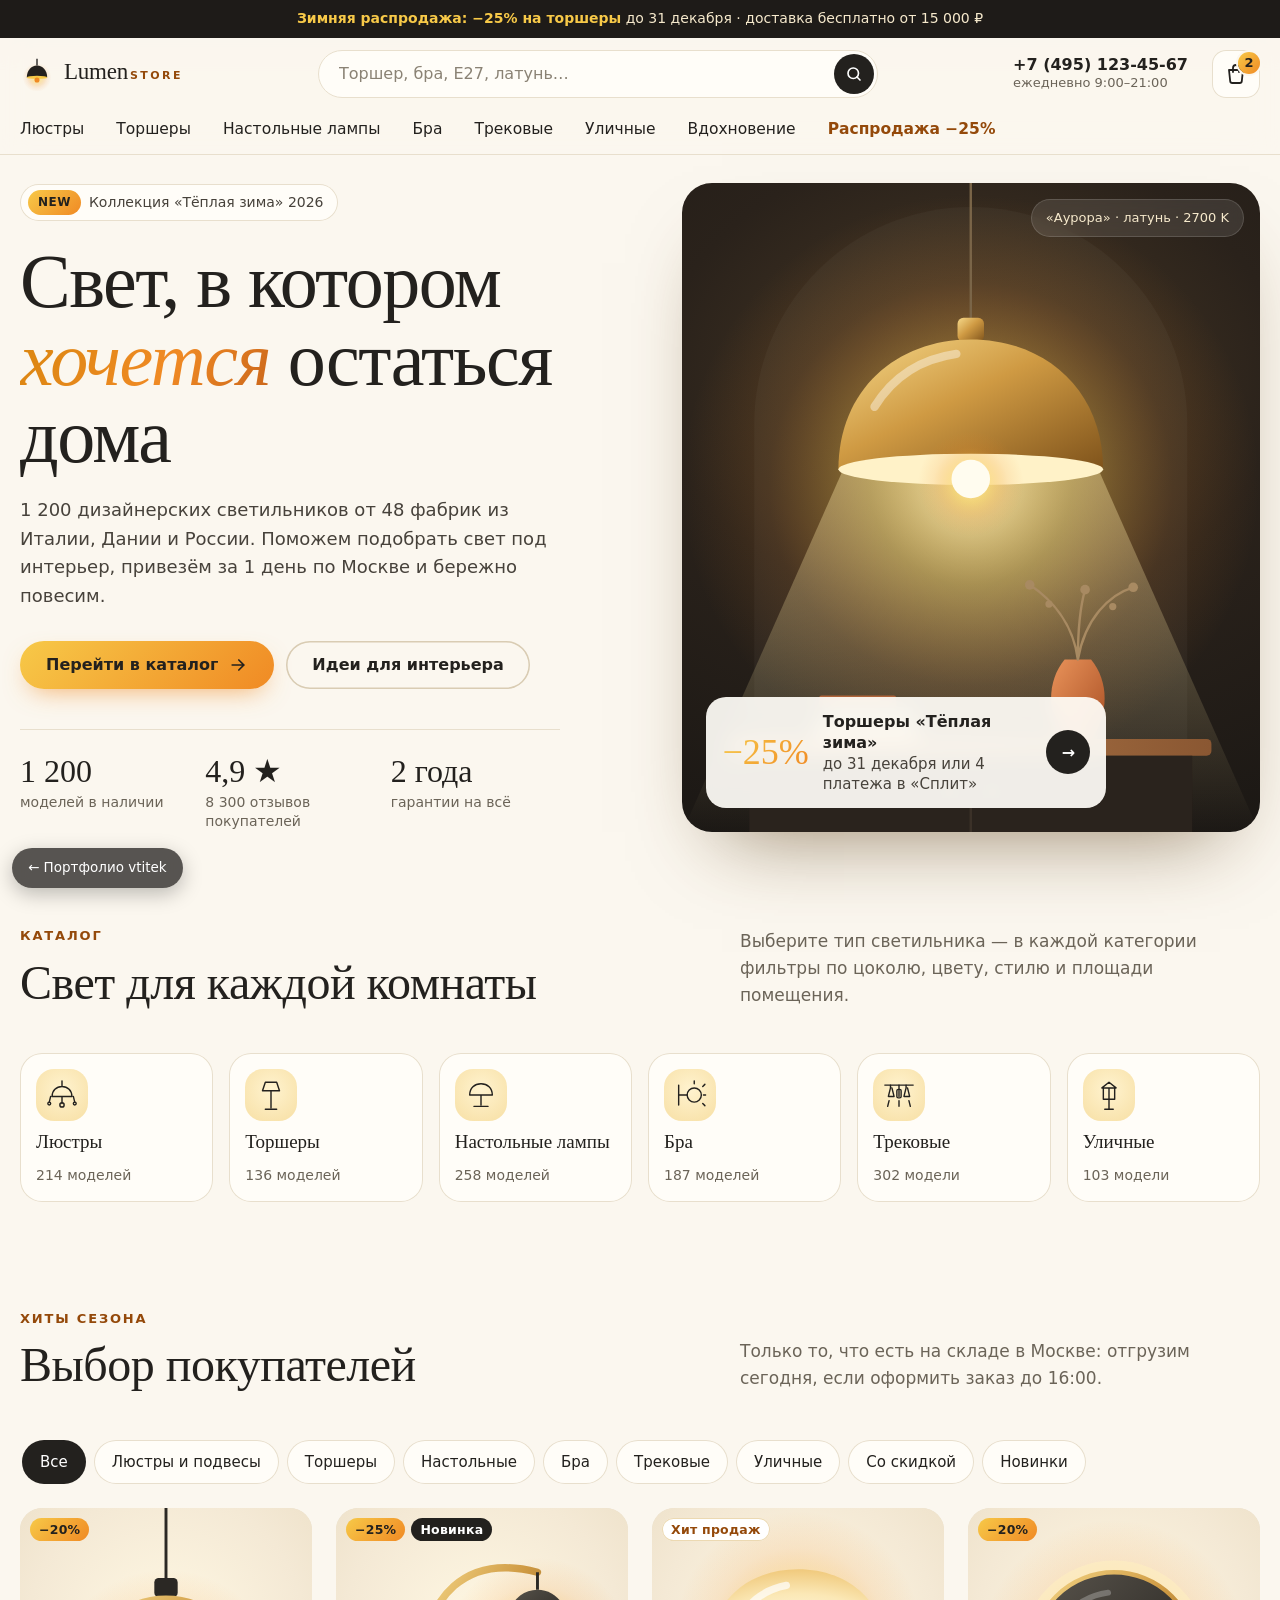
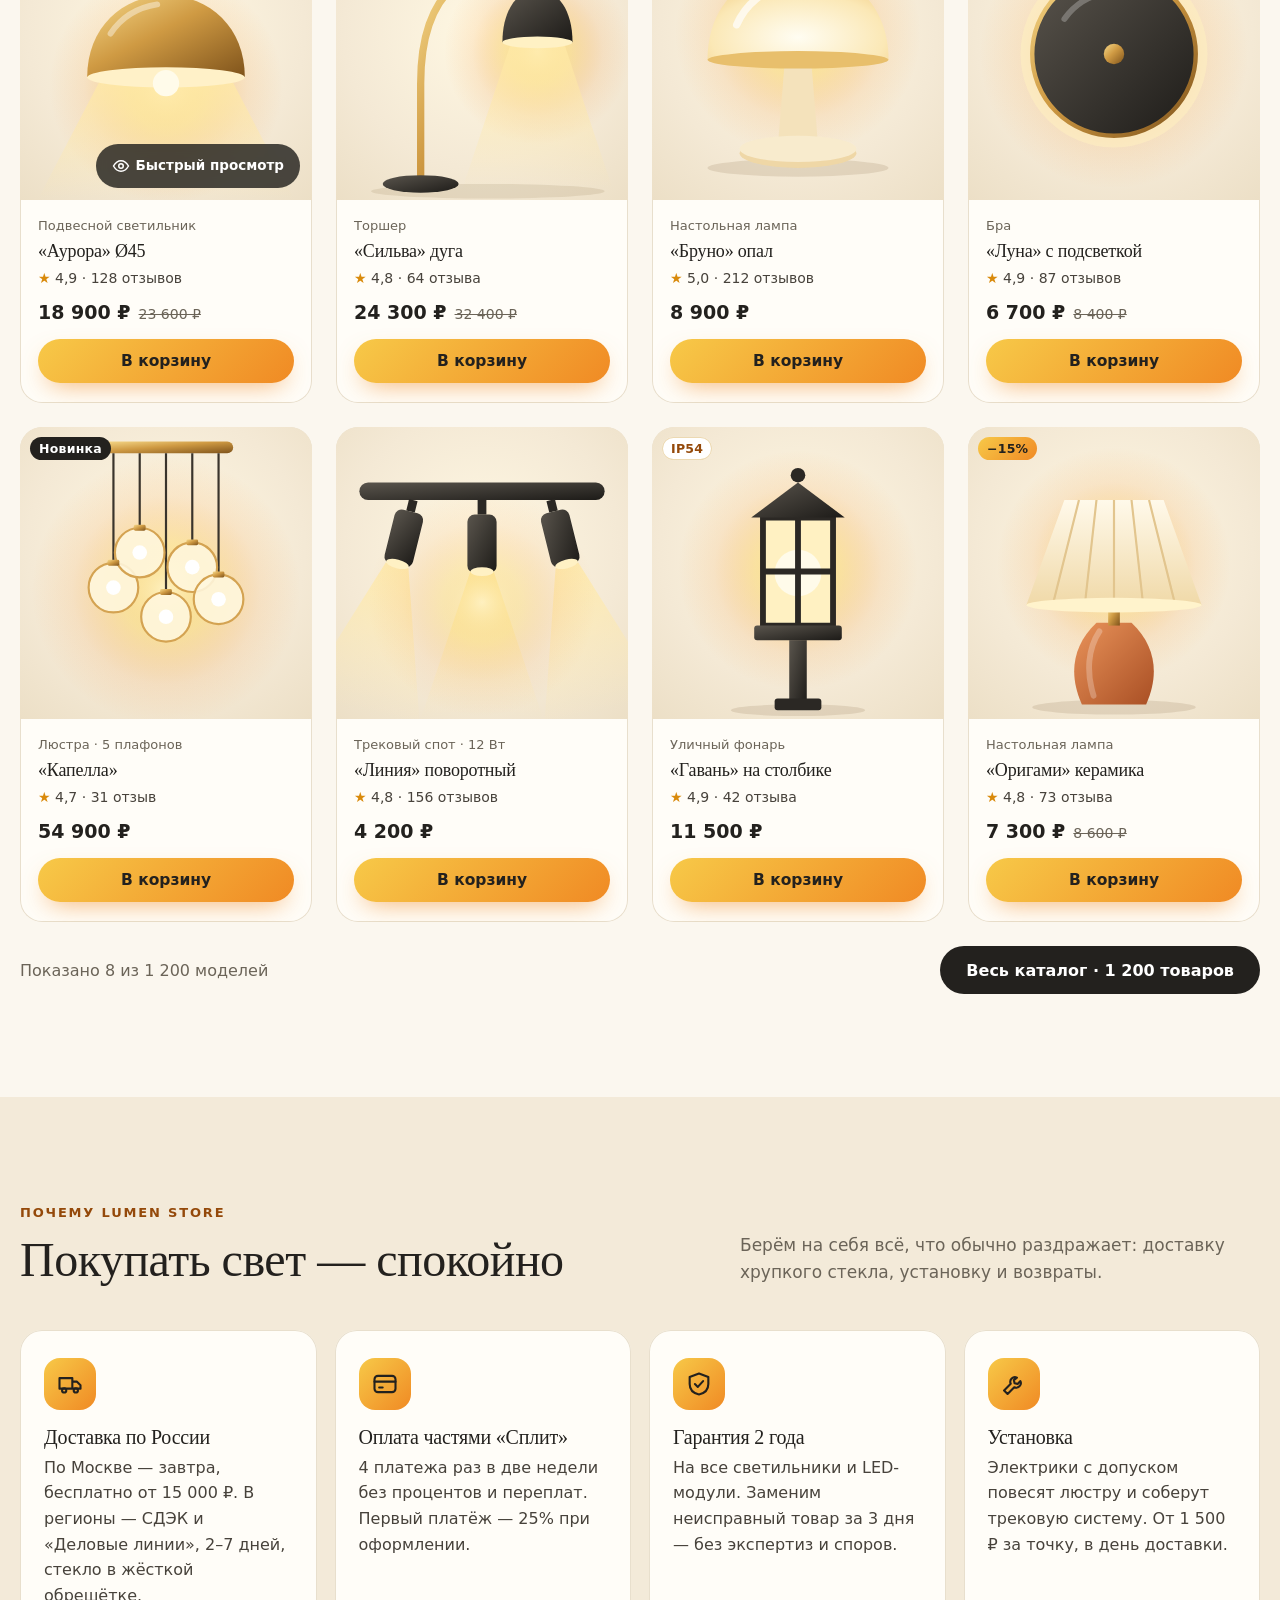
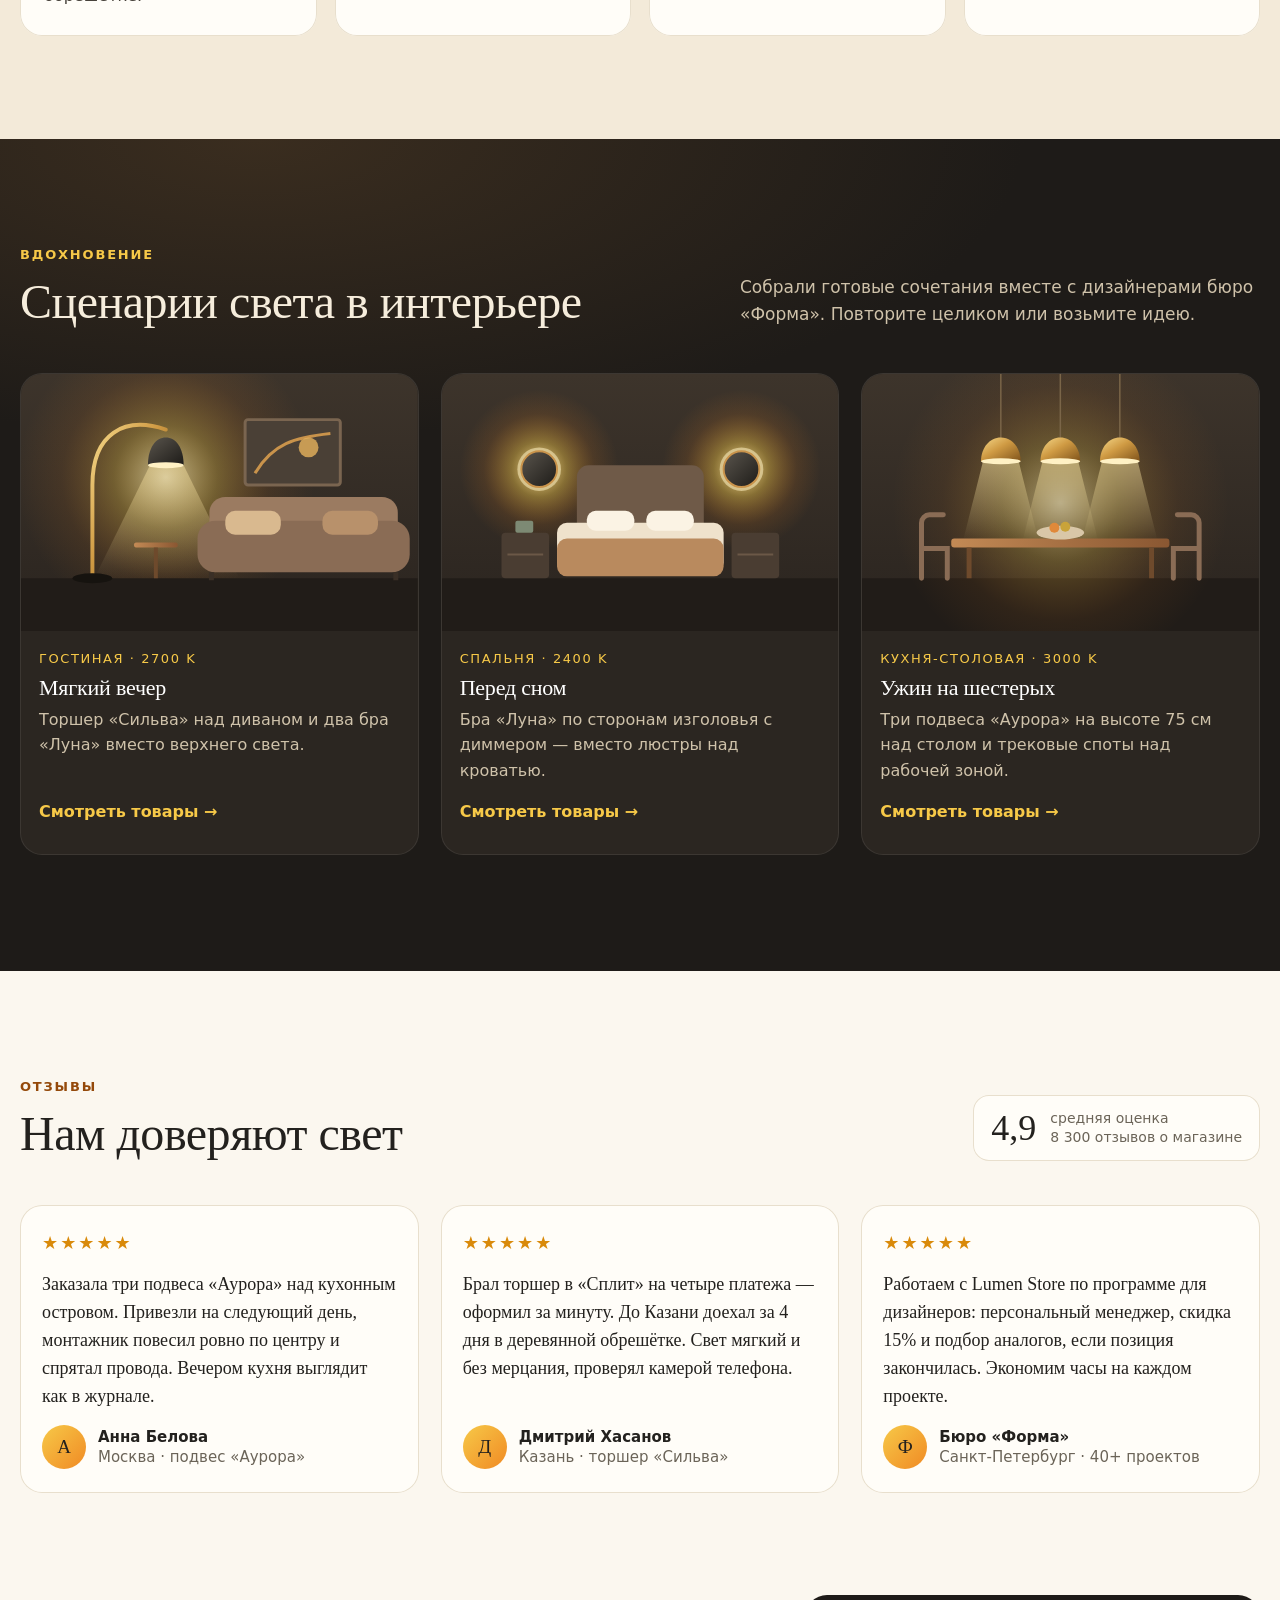
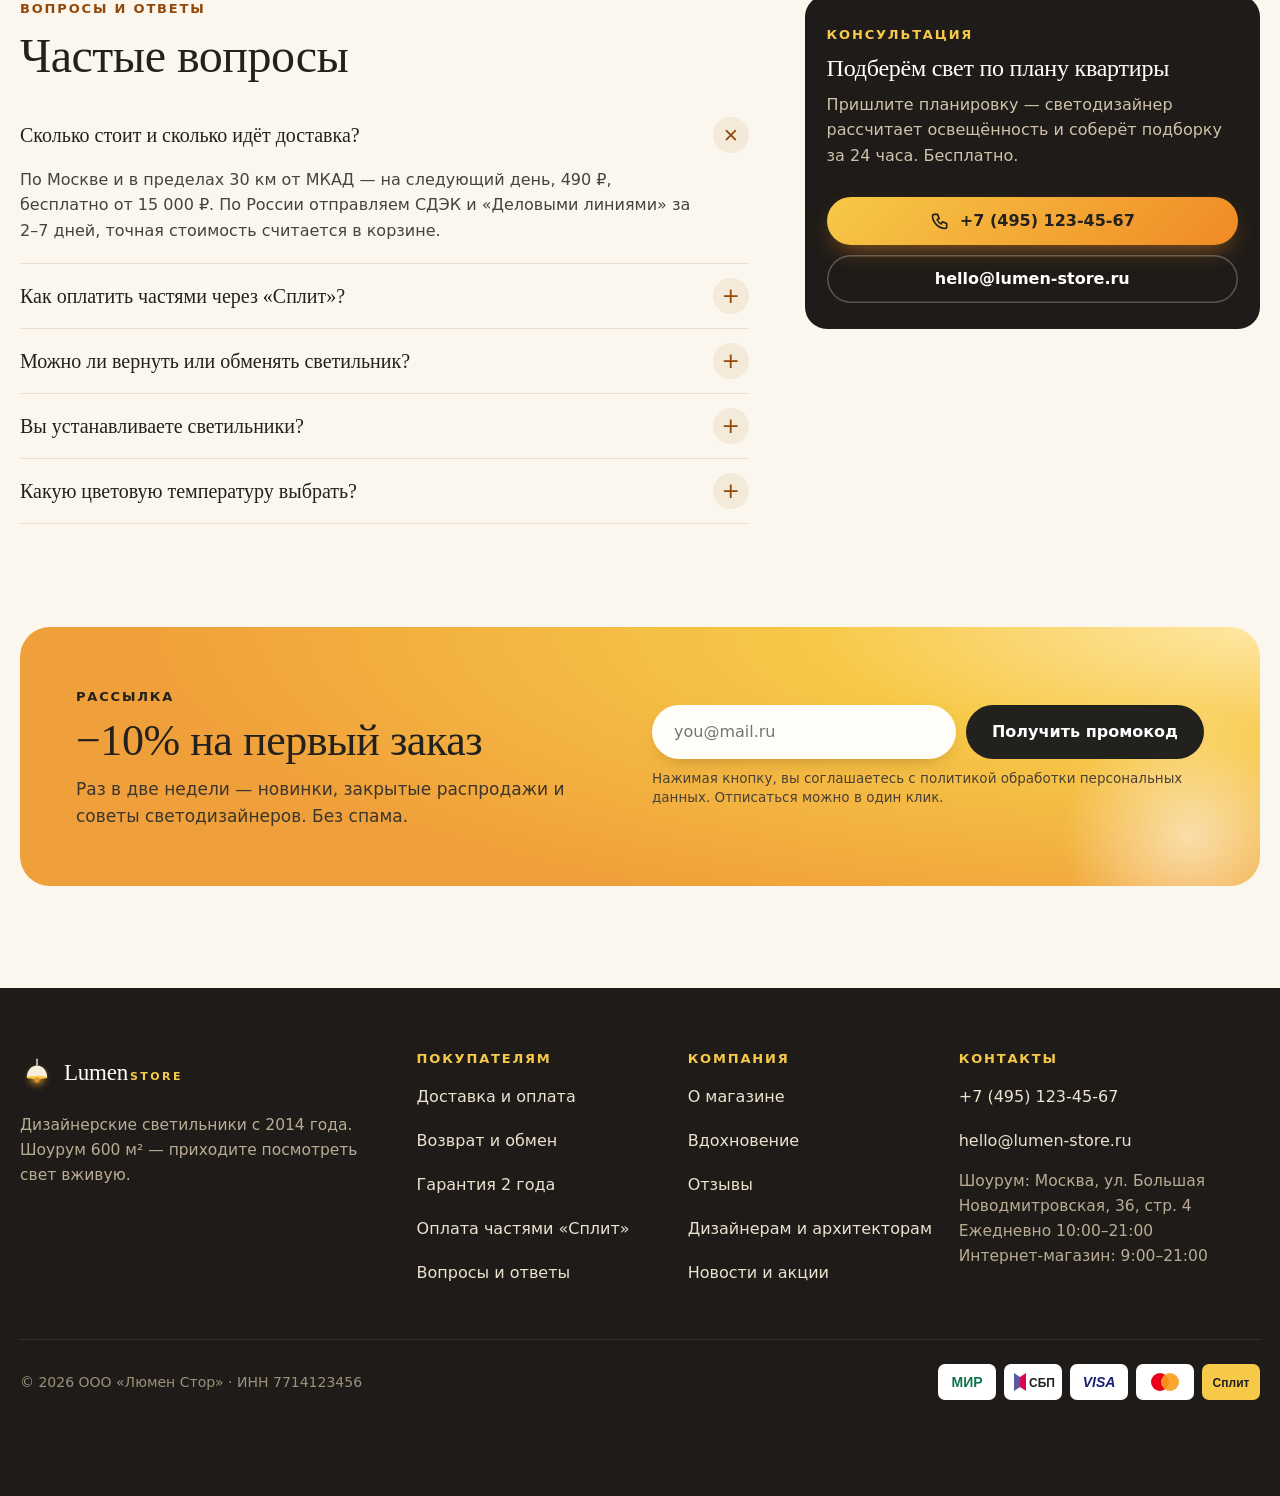
<file: works/lumen-store.html>
<!doctype html>
<html lang="ru">
<head>
<meta charset="utf-8">
<meta name="viewport" content="width=device-width, initial-scale=1, viewport-fit=cover">
<title>Lumen Store — дизайнерские светильники с доставкой по России</title>
<meta name="description" content="Lumen Store — интернет-магазин дизайнерских светильников: люстры, торшеры, настольные лампы, бра, трековый и уличный свет. 1 200 товаров, доставка по России, оплата частями «Сплит», гарантия 2 года.">
<meta name="theme-color" content="#fbf7ef">
<link rel="icon" href="data:image/svg+xml,%3Csvg xmlns='http://www.w3.org/2000/svg' viewBox='0 0 32 32'%3E%3Crect width='32' height='32' rx='9' fill='%2323211e'/%3E%3Cpath d='M7 19a9 9 0 0 1 18 0z' fill='%23f7c948'/%3E%3Ccircle cx='16' cy='22' r='3' fill='%23fff3c4'/%3E%3C/svg%3E">
<style>
:root{
  --bg:#fbf7ef;--surface:#fffdf8;--sand:#f3ead9;--ink:#23211e;--ink2:#47423b;--muted:#6b6458;--line:#e8dfcd;
  --amber:#f7c948;--orange:#f08a24;--gold:#94490a;--night:#1e1b18;--night2:#2b2621;--cream:#f6eddc;
  --grad:linear-gradient(135deg,#f7c948,#f08a24);
  --r:22px;--r-sm:14px;
  --sh:0 1px 2px rgba(70,45,10,.06),0 14px 34px -14px rgba(70,45,10,.22);
  --serif:Georgia,"Times New Roman",serif;--sans:system-ui,-apple-system,"Segoe UI",Roboto,sans-serif;
}
*,*::before,*::after{box-sizing:border-box}
html{scroll-behavior:smooth;scroll-padding-top:84px;-webkit-text-size-adjust:100%}
body{margin:0;background:var(--bg);color:var(--ink);font:16px/1.6 var(--sans);-webkit-font-smoothing:antialiased}
body:has(.modal:target),body:has(.drawer:target){overflow:hidden}
img,svg{display:block;max-width:100%}
a{color:inherit}
h1,h2,h3{font-family:var(--serif);font-weight:400;line-height:1.12;margin:0;letter-spacing:-.01em}
h2{font-size:clamp(30px,4.2vw,48px)}
p{margin:0}
:focus-visible{outline:3px solid var(--orange);outline-offset:3px;border-radius:6px}
.wrap{width:min(1240px,100% - 32px);margin-inline:auto}
.sr{position:absolute;width:1px;height:1px;overflow:hidden;clip-path:inset(50%);white-space:nowrap}
.eyebrow{display:inline-block;font-size:13px;font-weight:600;letter-spacing:.14em;text-transform:uppercase;color:var(--gold)}
.sec{padding-block:clamp(56px,8vw,104px)}
.sec-head{display:flex;flex-wrap:wrap;align-items:end;justify-content:space-between;gap:12px 32px;margin-bottom:clamp(24px,4vw,44px)}
.sec-head p{color:var(--muted);max-width:520px;font-size:17px}
.sec-head h2{margin-top:8px}
.btn{display:inline-flex;align-items:center;justify-content:center;gap:10px;min-height:48px;padding:0 26px;border:0;border-radius:999px;font:600 16px/1.2 var(--sans);text-decoration:none;cursor:pointer;transition:transform .2s,box-shadow .2s,background .2s;text-align:center}
.btn-p{background:var(--grad);color:var(--ink);box-shadow:0 10px 26px -10px rgba(240,138,36,.7)}
.btn-d{background:var(--ink);color:#fff}
.btn-g{background:transparent;color:var(--ink);box-shadow:inset 0 0 0 1.5px #d9ccb3}
.btn svg{width:20px;height:20px;flex:none}
.link{color:var(--gold);font-weight:600;text-decoration:none;display:inline-flex;align-items:center;min-height:44px;gap:6px}

/* back pill */
.vt-back{position:fixed;left:max(12px,env(safe-area-inset-left));bottom:max(12px,env(safe-area-inset-bottom));z-index:9999;display:inline-flex;align-items:center;min-height:40px;padding:0 16px;border-radius:999px;background:rgba(24,22,20,.72);-webkit-backdrop-filter:blur(10px);backdrop-filter:blur(10px);color:#fff;font:500 13.5px/1 var(--sans);text-decoration:none;box-shadow:0 6px 20px rgba(0,0,0,.25)}

/* promo bar */
.bar{background:var(--night);color:#f6e9cc;font-size:14px;text-align:center;padding:9px 16px;line-height:1.4}
.bar b{color:var(--amber);font-weight:600}

/* header */
.hdr{position:sticky;top:0;z-index:50;background:rgba(251,247,239,.9);-webkit-backdrop-filter:saturate(1.4) blur(14px);backdrop-filter:saturate(1.4) blur(14px);border-bottom:1px solid var(--line)}
.hdr-in{display:flex;flex-wrap:wrap;align-items:center;gap:8px 12px;min-height:64px;padding-block:8px}
.nav-cb{position:absolute;opacity:0;width:1px;height:1px}
.burger{width:44px;height:44px;display:grid;place-items:center;border-radius:12px;cursor:pointer;margin-left:-6px}
.burger span,.burger span::before,.burger span::after{display:block;width:22px;height:2px;border-radius:2px;background:var(--ink);transition:transform .25s,opacity .2s;content:""}
.burger span{position:relative}
.burger span::before{position:absolute;top:-7px}
.burger span::after{position:absolute;top:7px}
.nav-cb:checked+.burger span{background:transparent}
.nav-cb:checked+.burger span::before{transform:translateY(7px) rotate(45deg)}
.nav-cb:checked+.burger span::after{transform:translateY(-7px) rotate(-45deg)}
.nav-cb:focus-visible+.burger{outline:3px solid var(--orange)}
.logo{display:inline-flex;align-items:center;gap:10px;text-decoration:none;margin-right:auto;min-height:44px}
.logo svg{width:34px;height:34px}
.logo b{font:400 23px/1 var(--serif);letter-spacing:-.01em}
.logo i{font:600 11px/1 var(--sans);letter-spacing:.22em;text-transform:uppercase;color:var(--gold);font-style:normal;margin-left:2px}
.cart-btn{position:relative;width:48px;height:48px;display:grid;place-items:center;border-radius:14px;background:var(--surface);box-shadow:inset 0 0 0 1px var(--line);text-decoration:none}
.cart-btn svg{width:24px;height:24px}
.badge{position:absolute;top:2px;right:0;min-width:22px;height:22px;padding:0 6px;border-radius:11px;background:var(--grad);color:var(--ink);font:700 13px/22px var(--sans);text-align:center;box-shadow:0 0 0 2px var(--bg)}
.hdr-phone{display:none}
.search{display:none;flex-basis:100%;position:relative}
.search input{width:100%;min-height:48px;border:1px solid var(--line);border-radius:999px;background:var(--surface);padding:0 56px 0 20px;font:16px var(--sans);color:var(--ink)}
.search input::placeholder{color:#8a8274}
.search button{position:absolute;right:4px;top:4px;width:40px;height:40px;border:0;border-radius:50%;background:var(--ink);color:#fff;display:grid;place-items:center;cursor:pointer}
.search button svg{width:18px;height:18px}
.menu{display:none;flex-basis:100%}
.menu ul{list-style:none;margin:0;padding:0 0 8px}
.menu a{display:flex;align-items:center;justify-content:space-between;min-height:50px;text-decoration:none;font-size:17px;border-bottom:1px solid var(--line)}
.menu a::after{content:"→";color:var(--gold)}
.menu .hot{color:var(--gold);font-weight:600}
.nav-cb:checked~.search{display:block;order:3;margin-top:4px}
.nav-cb:checked~.menu{display:block;order:4}
@media(min-width:1000px){
  .hdr-in{flex-wrap:wrap;gap:0 24px;padding-block:12px 0}
  .burger{display:none}
  .logo{margin-right:0}
  .search{display:block;flex:1 1 auto;max-width:560px;flex-basis:auto;margin-inline:auto}
  .hdr-phone{display:flex;flex-direction:column;text-decoration:none;font-weight:600;font-size:16px;line-height:1.25}
  .hdr-phone small{font-weight:400;color:var(--muted);font-size:13px}
  .menu{display:block;flex-basis:100%;order:5;margin-top:8px}
  .menu ul{display:flex;gap:4px;padding:0;margin-left:-14px}
  .menu a{border:0;min-height:48px;padding:0 14px;font-size:15.5px;border-radius:10px}
  .menu a::after{content:none}
}

/* hero */
.hero{padding-block:28px clamp(56px,7vw,96px)}
.hero-grid{display:grid;gap:36px;align-items:center}
.pill{display:inline-flex;align-items:center;gap:8px;padding:6px 14px 6px 8px;border-radius:999px;background:var(--surface);box-shadow:inset 0 0 0 1px var(--line);font-size:14px;color:var(--ink2)}
.pill b{background:var(--grad);border-radius:999px;padding:3px 10px;font-size:12px;color:var(--ink);letter-spacing:.04em}
.hero h1{font-size:clamp(40px,7.4vw,76px);line-height:1.02;margin:22px 0 20px;letter-spacing:-.02em}
.hero h1 em{font-style:italic;background:linear-gradient(120deg,#d9860f,#f08a24 60%,#c9651a);-webkit-background-clip:text;background-clip:text;color:transparent}
.lead{font-size:18px;color:var(--ink2);max-width:540px}
.cta{display:flex;flex-wrap:wrap;gap:12px;margin-top:30px}
.stats{display:grid;grid-template-columns:repeat(3,minmax(0,1fr));gap:16px;margin-top:40px;padding-top:24px;border-top:1px solid var(--line);max-width:540px}
.stats b{display:block;font:400 clamp(24px,3vw,32px)/1.1 var(--serif)}
.stats span{font-size:14px;color:var(--muted);line-height:1.35;display:block;margin-top:4px}
.hero-art{position:relative;border-radius:30px;overflow:hidden;background:radial-gradient(120% 80% at 50% 30%,#4b3a25 0,#2a221b 45%,#1a1714 100%);box-shadow:0 40px 80px -40px rgba(80,50,10,.6)}
.hero-art>svg{width:100%;height:auto}
.promo{position:relative;margin:-56px 12px 12px;display:flex;align-items:center;gap:14px;padding:14px 16px;border-radius:20px;background:rgba(255,253,248,.93);-webkit-backdrop-filter:blur(10px);backdrop-filter:blur(10px)}
.promo strong{font:400 36px/1 var(--serif);background:var(--grad);-webkit-background-clip:text;background-clip:text;color:transparent;flex:none}
.promo p{font-size:15px;line-height:1.35;color:var(--ink2)}
.promo p b{color:var(--ink);display:block;font-size:16px}
.promo .link{margin-left:auto;flex:none;min-width:44px;justify-content:center;border-radius:50%;background:var(--ink);color:#fff;width:44px}
.tag-art{position:absolute;top:16px;right:16px;padding:8px 14px;border-radius:999px;background:rgba(255,255,255,.1);color:#f6e9cc;font-size:13px;-webkit-backdrop-filter:blur(8px);backdrop-filter:blur(8px);border:1px solid rgba(255,255,255,.14)}
.pulse{animation:breathe 5.5s ease-in-out infinite}
@keyframes breathe{0%,100%{opacity:.82}50%{opacity:1}}
@media(min-width:900px){
  .hero-grid{grid-template-columns:1.05fr 1fr;gap:56px}
  .promo{position:absolute;left:24px;bottom:24px;margin:0;width:min(400px,calc(100% - 48px))}
}

/* categories */
.cats{display:grid;grid-template-columns:repeat(2,minmax(0,1fr));gap:12px}
.tile{display:flex;flex-direction:column;gap:10px;padding:16px;border-radius:var(--r);background:var(--surface);box-shadow:inset 0 0 0 1px var(--line);text-decoration:none;transition:transform .25s,box-shadow .25s}
.tile .ic{width:52px;height:52px;border-radius:18px;display:grid;place-items:center;background:radial-gradient(circle at 50% 40%,#fff3cf,#f7dfa4);color:var(--ink)}
.tile .ic svg{width:34px;height:34px}
.tile b{font:400 19px/1.2 var(--serif)}
.tile span{font-size:14px;color:var(--muted)}
@media(min-width:640px){.cats{grid-template-columns:repeat(3,1fr);gap:16px}}
@media(min-width:1100px){.cats{grid-template-columns:repeat(6,1fr)}}

/* catalog */
.shop{counter-reset:n}
.chips{display:flex;gap:8px;overflow-x:auto;scroll-snap-type:x proximity;padding:4px 2px 12px;margin-bottom:12px;scrollbar-width:none}
.chips::-webkit-scrollbar{display:none}
.chips input{position:absolute;opacity:0;width:1px;height:1px}
.chips label{flex:none;scroll-snap-align:start;display:inline-flex;align-items:center;min-height:44px;padding:0 18px;border-radius:999px;background:var(--surface);box-shadow:inset 0 0 0 1px var(--line);cursor:pointer;font-size:15px;white-space:nowrap;transition:background .2s,color .2s}
.chips input:checked+label{background:var(--ink);color:#fff;box-shadow:none}
.chips input:focus-visible+label{outline:3px solid var(--orange);outline-offset:2px}
.shop:has(#f-ceil:checked) .card:not(.c-ceil),.shop:has(#f-floor:checked) .card:not(.c-floor),.shop:has(#f-table:checked) .card:not(.c-table),.shop:has(#f-wall:checked) .card:not(.c-wall),.shop:has(#f-track:checked) .card:not(.c-track),.shop:has(#f-out:checked) .card:not(.c-out),.shop:has(#f-sale:checked) .card:not(.c-sale),.shop:has(#f-new:checked) .card:not(.c-new){display:none}
.grid{display:grid;grid-template-columns:repeat(2,minmax(0,1fr));gap:12px}
.card{counter-increment:n;display:flex;flex-direction:column;background:var(--surface);border-radius:var(--r);box-shadow:inset 0 0 0 1px var(--line);overflow:hidden;transition:transform .3s,box-shadow .3s}
.card-img{position:relative;aspect-ratio:1;background:radial-gradient(circle at 50% 42%,#fff8e3 0,#f4e9d5 62%,#ecdfc6 100%)}
.card-img svg{width:100%;height:100%}
.bdgs{position:absolute;top:10px;left:10px;display:flex;flex-wrap:wrap;gap:6px}
.bdg{padding:4px 9px;border-radius:999px;font:700 12.5px/1.2 var(--sans);letter-spacing:.02em}
.bdg.s{background:var(--grad);color:var(--ink)}
.bdg.n{background:var(--ink);color:#fff}
.bdg.h{background:#fff;color:var(--gold);box-shadow:inset 0 0 0 1px #ecd9b2}
.qv-link{position:absolute;right:8px;bottom:8px;padding:0 14px;display:flex;align-items:center;justify-content:center;gap:6px;min-height:44px;border-radius:999px;background:rgba(35,33,30,.82);color:#fff;font-size:13.5px;font-weight:600;text-decoration:none;-webkit-backdrop-filter:blur(6px);backdrop-filter:blur(6px)}
.qv-link svg{width:18px;height:18px}
.qv-link .l{display:none}
.card-b{display:flex;flex-direction:column;gap:6px;flex:1;padding:14px 12px}
.card .cat{font-size:13px;color:var(--muted);line-height:1.3}
.card h3{font-size:18px;line-height:1.2}
.rate{font-size:14px;color:var(--ink2);line-height:1.3}
.rate i{font-style:normal;color:#d98a0b}
.price{margin-top:auto;padding-top:4px;display:flex;flex-wrap:wrap;align-items:baseline;gap:2px 8px}
.price b{font-size:19px;white-space:nowrap}
.price s{font-size:14px;color:var(--muted);white-space:nowrap}
.card .btn{width:100%;min-height:44px;margin-top:6px;padding:0 10px;font-size:15.5px}
.found{margin-top:24px;display:flex;flex-wrap:wrap;align-items:center;justify-content:space-between;gap:12px;color:var(--muted)}
.found span::before{content:"Показано " counter(n) " из 1 200 моделей"}
@media(min-width:720px){.grid{grid-template-columns:repeat(3,1fr);gap:20px}.card-b{padding:18px 18px 20px}.qv-link{right:12px;bottom:12px;padding:0 16px}.qv-link .l{display:inline}.qv-link .s{display:none}}
@media(min-width:1120px){.grid{grid-template-columns:repeat(4,1fr);gap:24px}}

/* advantages */
.adv{display:grid;gap:14px}
.adv li{list-style:none;display:flex;gap:16px;padding:22px 20px;border-radius:var(--r);background:var(--surface);box-shadow:inset 0 0 0 1px var(--line)}
.adv .ic{flex:none;width:52px;height:52px;border-radius:16px;background:var(--grad);display:grid;place-items:center;color:var(--ink)}
.adv .ic svg{width:28px;height:28px}
.adv h3{font-size:20px;margin-bottom:6px}
.adv p{color:var(--ink2)}
.adv ul,ul.adv{margin:0;padding:0}
@media(min-width:700px){.adv{grid-template-columns:1fr 1fr;gap:18px}}
@media(min-width:1120px){.adv{grid-template-columns:repeat(4,1fr)}.adv li{flex-direction:column;padding:28px 24px}}

/* inspiration */
.dark{background:radial-gradient(100% 60% at 20% 0,#3a2d1f 0,var(--night) 60%);color:var(--cream)}
.dark .eyebrow{color:var(--amber)}
.dark .sec-head p{color:#cfc2aa}
.ins{display:grid;grid-auto-flow:column;grid-auto-columns:86%;gap:14px;overflow-x:auto;scroll-snap-type:x mandatory;padding-bottom:14px;scrollbar-width:thin;scrollbar-color:#6b5a44 transparent}
.ins figure{margin:0;scroll-snap-align:start;border-radius:var(--r);overflow:hidden;background:var(--night2);border:1px solid rgba(255,255,255,.08);display:flex;flex-direction:column}
.ins svg{width:100%;height:auto}
.ins figcaption{padding:18px 18px 20px;display:flex;flex-direction:column;gap:6px;flex:1}
.ins h3{font-size:22px;color:#fff}
.ins p{color:#cfc2aa}
.ins .k{font-size:13px;letter-spacing:.12em;text-transform:uppercase;color:var(--amber)}
.ins .link{color:var(--amber);margin-top:auto}
.hint{font-size:14px;color:#a89a82;margin-top:6px}
@media(min-width:960px){.ins{grid-auto-flow:row;grid-template-columns:repeat(3,1fr);overflow:visible;gap:22px}.hint{display:none}}

/* reviews */
.revs{display:grid;gap:14px}
.rev{margin:0;padding:24px 22px;border-radius:var(--r);background:var(--surface);box-shadow:inset 0 0 0 1px var(--line);display:flex;flex-direction:column;gap:14px}
.rev .st{color:#d98a0b;letter-spacing:2px;font-size:18px}
.rev blockquote{margin:0;font:400 18px/1.55 var(--serif);color:var(--ink)}
.rev figcaption{display:flex;align-items:center;gap:12px;margin-top:auto;font-size:15px;color:var(--muted);line-height:1.35}
.rev figcaption b{color:var(--ink);display:block}
.ava{flex:none;width:44px;height:44px;border-radius:50%;display:grid;place-items:center;background:var(--grad);font:400 19px var(--serif);color:var(--ink)}
.score{display:flex;align-items:center;gap:14px;padding:14px 18px;border-radius:16px;background:var(--surface);box-shadow:inset 0 0 0 1px var(--line)}
.score b{font:400 36px/1 var(--serif)}
.score span{font-size:14px;color:var(--muted);line-height:1.35}
@media(min-width:900px){.revs{grid-template-columns:repeat(3,1fr);gap:22px}}

/* faq */
.faq-grid{display:grid;gap:28px}
.faq details{border-bottom:1px solid var(--line)}
.faq summary{list-style:none;display:flex;align-items:center;justify-content:space-between;gap:16px;min-height:64px;padding:12px 0;cursor:pointer;font:400 20px/1.3 var(--serif)}
.faq summary::-webkit-details-marker{display:none}
.faq summary::after{content:"+";flex:none;width:36px;height:36px;border-radius:50%;display:grid;place-items:center;background:var(--sand);font:400 22px/1 var(--sans);color:var(--gold);transition:transform .25s}
.faq details[open] summary::after{transform:rotate(45deg)}
.faq details p{padding:0 0 20px;color:var(--ink2);max-width:680px}
.help{padding:26px 22px;border-radius:var(--r);background:var(--night);color:var(--cream);align-self:start}
.help .eyebrow{color:var(--amber)}
.help h3{font-size:24px;color:#fff;margin:8px 0 10px}
.help p{color:#cfc2aa;margin-bottom:18px}
.help .btn{width:100%;margin-top:10px}
.help .btn-g{color:#fff;box-shadow:inset 0 0 0 1.5px rgba(255,255,255,.25)}
@media(min-width:960px){.faq-grid{grid-template-columns:1.6fr 1fr;gap:56px}}

/* newsletter */
.nl{position:relative;overflow:hidden;border-radius:30px;padding:36px 20px;background:radial-gradient(90% 120% at 100% 0,#ffe7a3 0,#f7c948 40%,#f0a03a 100%);color:var(--ink);display:grid;gap:24px}
.nl::after{content:"";position:absolute;right:-60px;bottom:-80px;width:260px;height:260px;border-radius:50%;background:radial-gradient(circle,rgba(255,255,255,.55),rgba(255,255,255,0) 70%);pointer-events:none}
.nl h2{font-size:clamp(28px,4vw,44px)}
.nl .eyebrow{color:var(--ink)}
.nl p{color:#3b352d;font-size:17px;margin-top:10px}
.nl form{position:relative;z-index:1;display:grid;gap:10px}
.nl input{width:100%;min-height:54px;border:0;border-radius:999px;padding:0 22px;font:16px var(--sans);background:#fffdf8;color:var(--ink);box-shadow:0 8px 20px -12px rgba(80,40,0,.5)}
.nl .btn{min-height:54px}
.nl small{font-size:13.5px;color:#4a4136;line-height:1.45}
#thanks{display:none;position:relative;z-index:1;padding:20px 22px;border-radius:20px;background:#fffdf8;box-shadow:0 10px 30px -14px rgba(80,40,0,.5)}
#thanks b{font:400 22px/1.2 var(--serif);display:block;margin-bottom:4px}
#thanks:target{display:block}
.nl:has(#thanks:target) form{display:none}
@media(min-width:860px){.nl{grid-template-columns:1fr 1fr;align-items:center;padding:56px}.nl form{grid-template-columns:1fr auto}.nl small{grid-column:1/-1}}

/* footer */
.ftr{background:var(--night);color:#d8ccb4;padding:64px 0 calc(96px + env(safe-area-inset-bottom))}
.ftr-grid{display:grid;grid-template-columns:1fr 1fr;gap:32px 20px}
.ftr-grid>:first-child,.ftr-grid>:last-child{grid-column:1/-1}
.ftr .logo b{color:#fff}
.ftr .logo i{color:var(--amber)}
.ftr p{font-size:15.5px;color:#b9ac94;margin-top:14px;max-width:340px}
.ftr h3{font:600 13px/1 var(--sans);letter-spacing:.14em;text-transform:uppercase;color:var(--amber);margin-bottom:10px}
.ftr ul{list-style:none;margin:0;padding:0}
.ftr li a{display:inline-flex;align-items:center;min-height:44px;line-height:1.3;text-decoration:none;color:#ece2cf;font-size:16px}
.ftr address{font-style:normal;color:#b9ac94;font-size:15.5px;line-height:1.6;margin-top:6px}
.ftr-bottom{margin-top:44px;padding-top:24px;border-top:1px solid rgba(255,255,255,.1);display:flex;flex-wrap:wrap;gap:18px;align-items:center;justify-content:space-between;font-size:14px;color:#9d917b}
.pay{display:flex;flex-wrap:wrap;gap:8px}
.pay svg{width:58px;height:36px}
@media(min-width:1080px){.ftr-grid{grid-template-columns:1.5fr 1fr 1fr 1.2fr}.ftr-grid>:first-child,.ftr-grid>:last-child{grid-column:auto}}

/* modal + drawer */
.modal,.drawer{position:fixed;inset:0;z-index:200;visibility:hidden;opacity:0;transition:opacity .3s,visibility .3s}
.modal:target,.drawer:target{visibility:visible;opacity:1}
.modal{display:flex;align-items:flex-end;justify-content:center}
.ov{position:absolute;inset:0;background:rgba(26,23,20,.58);-webkit-backdrop-filter:blur(4px);backdrop-filter:blur(4px)}
.box{position:relative;width:100%;max-height:92dvh;overflow:auto;overscroll-behavior:contain;background:var(--surface);border-radius:26px 26px 0 0;padding:20px 16px calc(80px + env(safe-area-inset-bottom));transform:translateY(30px);transition:transform .35s}
.modal:target .box{transform:none}
.box>.x{position:sticky;top:0;margin:-6px -4px -38px auto}
.x{position:absolute;top:12px;right:12px;z-index:2;width:44px;height:44px;border-radius:50%;display:grid;place-items:center;background:var(--sand);text-decoration:none;font:400 26px/1 var(--sans);color:var(--ink)}
.qv-view{position:relative;border-radius:20px;aspect-ratio:1;background:radial-gradient(circle at 50% 45%,#fff8e3 0,#f1e4cb 70%);transition:background .4s}
.qv:has(#v-off:checked){--glow:0}
.qv:has(#v-off:checked) .qv-view{background:radial-gradient(circle at 50% 45%,#f6f1e8 0,#e6ded0 70%)}
.qv:has(#c-graph:checked){--shade:url(#g-graph)}
.qv:has(#c-milk:checked){--shade:url(#g-milk)}
.qv-view svg{width:100%;height:100%}
.qv input{position:absolute;opacity:0;width:1px;height:1px}
.thumbs{display:flex;gap:10px;margin-top:12px}
.thumbs label{flex:1;display:flex;align-items:center;gap:10px;min-height:56px;padding:6px 12px 6px 6px;border-radius:14px;box-shadow:inset 0 0 0 1px var(--line);cursor:pointer;font-size:14.5px;line-height:1.25}
.thumbs svg{width:44px;height:44px;border-radius:10px;flex:none}
.thumbs .on{background:#f7ebcd}
.thumbs .off{background:#ebe5da}
.qv input:checked+label{box-shadow:inset 0 0 0 2px var(--ink)}
.qv input:focus-visible+label{outline:3px solid var(--orange);outline-offset:2px}
.qv-info{display:flex;flex-direction:column;gap:12px;margin-top:22px}
.qv-info h2{font-size:clamp(26px,3vw,34px)}
.qv-price{display:flex;flex-wrap:wrap;align-items:baseline;gap:6px 12px}
.qv-price b{font:400 32px/1 var(--serif)}
.qv-price s{color:var(--muted)}
.qv-price .bdg{align-self:center}
.split{font-size:15px;color:var(--ink2);padding:10px 14px;border-radius:12px;background:var(--sand)}
.sw-t{font-size:15px;font-weight:600}
.sw-t span::after{content:"латунь"}
.qv:has(#c-graph:checked) .sw-t span::after{content:"графит"}
.qv:has(#c-milk:checked) .sw-t span::after{content:"молочный белый"}
.sw{display:flex;gap:10px}
.sw label{width:48px;height:48px;border-radius:50%;cursor:pointer;display:grid;place-items:center;box-shadow:inset 0 0 0 1px var(--line)}
.sw label::before{content:"";width:34px;height:34px;border-radius:50%;background:var(--c);box-shadow:inset 0 -3px 6px rgba(0,0,0,.18)}
.tbl{overflow-x:auto;border-radius:14px;box-shadow:inset 0 0 0 1px var(--line)}
table{width:100%;border-collapse:collapse;font-size:15px;min-width:300px}
th,td{text-align:left;padding:11px 14px;border-bottom:1px solid var(--line);vertical-align:top}
tr:last-child th,tr:last-child td{border-bottom:0}
th{font-weight:500;color:var(--muted);width:40%}
.qv-act{display:grid;gap:10px;margin-top:4px}
@media(min-width:860px){
  .modal{align-items:center;padding:24px}
  .box{max-width:1000px;max-height:calc(100dvh - 48px);border-radius:28px;padding:36px;transform:translateY(16px) scale(.98)}
  .qv{display:grid;grid-template-columns:1fr 1fr;gap:36px;align-items:start}
  .qv-gal{position:sticky;top:0}
  .qv-info{margin-top:0}
  .qv-act{grid-template-columns:1fr 1fr}
}
.drawer .panel{position:absolute;top:0;right:0;bottom:0;width:min(440px,100%);background:var(--surface);display:flex;flex-direction:column;transform:translateX(100%);transition:transform .35s;padding-top:env(safe-area-inset-top);padding-right:env(safe-area-inset-right)}
.drawer:target .panel{transform:none}
.d-head{display:flex;align-items:center;justify-content:space-between;padding:16px 16px 16px 20px;border-bottom:1px solid var(--line)}
.d-head h2{font-size:28px}
.d-head span{color:var(--muted);font-size:15px;margin-left:8px;font-family:var(--sans)}
.d-head .x{position:static}
.d-body{flex:1;overflow:auto;padding:8px 20px}
.item{display:grid;grid-template-columns:84px 1fr;gap:14px;padding:16px 0;border-bottom:1px solid var(--line)}
.item svg{width:84px;height:84px;border-radius:14px;background:radial-gradient(circle at 50% 42%,#fff8e3,#efe2c9)}
.item b{font:400 17px/1.25 var(--serif);display:block}
.item small{display:block;color:var(--muted);font-size:14px;margin:2px 0 6px}
.item .pr{display:flex;justify-content:space-between;font-size:15px}
.item .pr strong{font-size:16px}
.ship{margin:16px 0 8px;padding:12px 14px;border-radius:12px;background:#f3f7ea;color:#3d5a1e;font-size:14.5px}
.d-foot{padding:16px 20px calc(76px + env(safe-area-inset-bottom));border-top:1px solid var(--line);background:var(--bg)}
.sum{display:flex;justify-content:space-between;font-size:15px;color:var(--ink2);margin-bottom:4px}
.sum.t{font-size:18px;color:var(--ink);font-weight:700;margin:6px 0 2px}
.d-foot form{display:grid;gap:10px;margin-top:14px}
.d-foot input{min-height:50px;border:1px solid var(--line);border-radius:14px;padding:0 16px;font:16px var(--sans);background:#fff;color:var(--ink)}
.d-foot small{font-size:13px;color:var(--muted);line-height:1.4}
.ok{max-width:440px;text-align:center}
.ok .big{width:72px;height:72px;margin:8px auto 14px;border-radius:50%;background:var(--grad);display:grid;place-items:center;font-size:34px}
.ok h2{font-size:28px;margin-bottom:10px}
.ok p{color:var(--ink2);margin-bottom:20px}
@media(min-width:860px){.ok{padding:40px 36px}}

@media(hover:hover){
  .btn-p:hover{transform:translateY(-2px);box-shadow:0 16px 30px -12px rgba(240,138,36,.8)}
  .btn-d:hover{background:#3a3631}
  .btn-g:hover{background:var(--surface)}
  .tile:hover,.card:hover{transform:translateY(-4px);box-shadow:inset 0 0 0 1px #e2cfa8,var(--sh)}
  .menu a:hover{background:var(--sand)}
  .chips label:hover{box-shadow:inset 0 0 0 1px #cdb894}
  .ftr li a:hover{color:var(--amber)}
  .link:hover{text-decoration:underline}
}
@media(prefers-reduced-motion:reduce){
  html{scroll-behavior:auto}
  *,*::before,*::after{animation:none!important;transition:none!important}
}
</style>
</head>
<body id="top">
<a class="vt-back" href="../index.html#works">← Портфолио vtitek</a>

<!-- shared gradients and product drawings -->
<svg width="0" height="0" style="position:absolute" aria-hidden="true" focusable="false">
<defs>
<radialGradient id="g-glow"><stop offset="0" stop-color="#fff2c2" stop-opacity=".95"/><stop offset=".35" stop-color="#f7c948" stop-opacity=".42"/><stop offset=".7" stop-color="#f08a24" stop-opacity=".12"/><stop offset="1" stop-color="#f08a24" stop-opacity="0"/></radialGradient>
<linearGradient id="g-cone" x1="0" y1="0" x2="0" y2="1"><stop offset="0" stop-color="#ffe9a6" stop-opacity=".8"/><stop offset="1" stop-color="#ffe9a6" stop-opacity="0"/></linearGradient>
<linearGradient id="g-brass" x1="0" y1="0" x2="1" y2="1"><stop offset="0" stop-color="#f6d98a"/><stop offset=".45" stop-color="#cf9a43"/><stop offset="1" stop-color="#7f531b"/></linearGradient>
<linearGradient id="g-graph" x1="0" y1="0" x2="1" y2="1"><stop offset="0" stop-color="#5a554d"/><stop offset="1" stop-color="#1d1b18"/></linearGradient>
<linearGradient id="g-milk" x1="0" y1="0" x2="1" y2="1"><stop offset="0" stop-color="#ffffff"/><stop offset="1" stop-color="#d9d2c4"/></linearGradient>
<linearGradient id="g-linen" x1="0" y1="0" x2="0" y2="1"><stop offset="0" stop-color="#fff9ea"/><stop offset="1" stop-color="#f0d9a8"/></linearGradient>
<radialGradient id="g-opal" cx=".5" cy=".75" r=".8"><stop offset="0" stop-color="#fffdf2"/><stop offset=".6" stop-color="#fbe8b6"/><stop offset="1" stop-color="#eec472"/></radialGradient>
<linearGradient id="g-terra" x1="0" y1="0" x2="1" y2="1"><stop offset="0" stop-color="#e9935a"/><stop offset="1" stop-color="#a94f24"/></linearGradient>
<linearGradient id="g-wood" x1="0" y1="0" x2="1" y2="0"><stop offset="0" stop-color="#c38a55"/><stop offset="1" stop-color="#8a5732"/></linearGradient>
<linearGradient id="g-room" x1="0" y1="0" x2="0" y2="1"><stop offset="0" stop-color="#3d342b"/><stop offset="1" stop-color="#2a241f"/></linearGradient>
</defs>
<symbol id="p-aurora" viewBox="0 0 200 200">
<circle cx="100" cy="122" r="80" fill="url(#g-glow)" style="opacity:var(--glow,1)"/>
<path d="M56 116h88l44 84H12z" fill="url(#g-cone)" style="opacity:var(--glow,1)"/>
<path d="M100 0v52" stroke="#2b2824" stroke-width="2"/>
<rect x="92" y="48" width="16" height="13" rx="3" fill="#2b2824"/>
<path d="M46 116C46 82 70 60 100 60s54 22 54 56z" style="fill:var(--shade,url(#g-brass))"/>
<path d="M62 86c8-12 19-18 32-20" stroke="#fff" stroke-opacity=".4" stroke-width="4" fill="none" stroke-linecap="round"/>
<ellipse cx="100" cy="116" rx="54" ry="7" fill="#fff1c8"/>
<circle cx="100" cy="120" r="9" fill="#fffbea"/>
</symbol>
<symbol id="p-silva" viewBox="0 0 200 200">
<circle cx="138" cy="98" r="64" fill="url(#g-glow)"/>
<path d="M120 92h36l34 102H86z" fill="url(#g-cone)"/>
<ellipse cx="104" cy="194" rx="80" ry="5" fill="#5a3b10" opacity=".1"/>
<path d="M58 188V120C58 56 92 32 138 44" stroke="url(#g-brass)" stroke-width="5" fill="none" stroke-linecap="round"/>
<path d="M138 44v12" stroke="#2b2824" stroke-width="2"/>
<path d="M114 92c0-22 10-36 24-36s24 14 24 36z" fill="url(#g-graph)"/>
<ellipse cx="138" cy="92" rx="24" ry="4" fill="#fff1c4"/>
<ellipse cx="58" cy="189" rx="26" ry="6" fill="url(#g-graph)"/>
</symbol>
<symbol id="p-bruno" viewBox="0 0 200 200">
<circle cx="100" cy="86" r="84" fill="url(#g-glow)"/>
<ellipse cx="100" cy="178" rx="62" ry="6" fill="#5a3b10" opacity=".12"/>
<path d="M91 104h18l5 62H86z" fill="#f4e2bb"/>
<ellipse cx="100" cy="168" rx="40" ry="10" fill="#efd7a6"/>
<ellipse cx="100" cy="165" rx="40" ry="9" fill="#f8ebcd"/>
<path d="M38 104c0-38 26-62 62-62s62 24 62 62z" fill="url(#g-opal)"/>
<ellipse cx="100" cy="104" rx="62" ry="6" fill="#e8bf6c"/>
<path d="M58 80c6-14 18-24 34-27" stroke="#fff" stroke-width="5" stroke-linecap="round" fill="none" opacity=".7"/>
</symbol>
<symbol id="p-luna" viewBox="0 0 200 200">
<circle cx="100" cy="100" r="92" fill="url(#g-glow)"/>
<circle cx="100" cy="100" r="64" fill="#fff0c2" opacity=".6"/>
<circle cx="100" cy="100" r="56" fill="url(#g-graph)"/>
<circle cx="100" cy="100" r="56" fill="none" stroke="url(#g-brass)" stroke-width="3"/>
<path d="M66 76a44 44 0 0 1 30-18" stroke="#fff" stroke-opacity=".25" stroke-width="4" stroke-linecap="round" fill="none"/>
<circle cx="100" cy="100" r="7" fill="url(#g-brass)"/>
</symbol>
<symbol id="p-capella" viewBox="0 0 200 200">
<circle cx="100" cy="112" r="92" fill="url(#g-glow)"/>
<rect x="54" y="10" width="92" height="8" rx="4" fill="url(#g-brass)"/>
<path d="M64 18v76M82 18v52M100 18v96M118 18v62M136 18v84" stroke="#3a342c" stroke-width="1.5"/>
<g stroke="#d4a352" stroke-width="1.5" fill="#fff7df" fill-opacity=".88">
<circle cx="64" cy="110" r="17"/><circle cx="82" cy="86" r="17"/><circle cx="100" cy="130" r="17"/><circle cx="118" cy="96" r="17"/><circle cx="136" cy="118" r="17"/>
</g>
<g fill="#fff"><circle cx="64" cy="110" r="5"/><circle cx="82" cy="86" r="5"/><circle cx="100" cy="130" r="5"/><circle cx="118" cy="96" r="5"/><circle cx="136" cy="118" r="5"/></g>
<g fill="url(#g-brass)"><rect x="60" y="91" width="8" height="4" rx="1"/><rect x="78" y="67" width="8" height="4" rx="1"/><rect x="96" y="111" width="8" height="4" rx="1"/><rect x="114" y="77" width="8" height="4" rx="1"/><rect x="132" y="99" width="8" height="4" rx="1"/></g>
</symbol>
<symbol id="p-linia" viewBox="0 0 200 200">
<g fill="url(#g-cone)"><path d="M44 96h16l34 104H10z" transform="rotate(14 52 54)"/><path d="M92 99h16l34 101H58z"/><path d="M140 96h16l34 104h-84z" transform="rotate(-14 148 54)"/></g>
<circle cx="100" cy="120" r="78" fill="url(#g-glow)" opacity=".7"/>
<rect x="16" y="38" width="168" height="12" rx="6" fill="url(#g-graph)"/>
<g transform="rotate(14 52 54)"><rect x="49" y="50" width="6" height="8" fill="#2b2824"/><rect x="42" y="58" width="20" height="38" rx="5" fill="url(#g-graph)"/><ellipse cx="52" cy="95" rx="8" ry="3" fill="#fff1c4"/></g>
<g><rect x="97" y="50" width="6" height="10" fill="#2b2824"/><rect x="90" y="60" width="20" height="40" rx="5" fill="url(#g-graph)"/><ellipse cx="100" cy="99" rx="8" ry="3" fill="#fff1c4"/></g>
<g transform="rotate(-14 148 54)"><rect x="145" y="50" width="6" height="8" fill="#2b2824"/><rect x="138" y="58" width="20" height="38" rx="5" fill="url(#g-graph)"/><ellipse cx="148" cy="95" rx="8" ry="3" fill="#fff1c4"/></g>
</symbol>
<symbol id="p-gavan" viewBox="0 0 200 200">
<circle cx="100" cy="98" r="82" fill="url(#g-glow)"/>
<ellipse cx="100" cy="194" rx="46" ry="4" fill="#5a3b10" opacity=".12"/>
<rect x="94" y="146" width="12" height="46" fill="url(#g-graph)"/>
<rect x="84" y="186" width="32" height="8" rx="2" fill="#2b2824"/>
<rect x="76" y="62" width="48" height="74" rx="3" fill="#fff1c2"/>
<circle cx="100" cy="100" r="16" fill="#fffbea"/>
<path d="M76 62h48v74H76zM100 62v74M76 99h48" stroke="#2b2824" stroke-width="4" fill="none"/>
<path d="M68 62l32-24 32 24z" fill="url(#g-graph)"/>
<circle cx="100" cy="33" r="5" fill="#2b2824"/>
<rect x="70" y="136" width="60" height="10" rx="2" fill="url(#g-graph)"/>
</symbol>
<symbol id="p-origami" viewBox="0 0 200 200">
<circle cx="100" cy="94" r="80" fill="url(#g-glow)"/>
<ellipse cx="100" cy="192" rx="56" ry="5" fill="#5a3b10" opacity=".12"/>
<path d="M78 190c-9-20-7-40 10-56h24c17 16 19 36 10 56z" fill="url(#g-terra)"/>
<path d="M90 140c-8 12-9 28-4 44" stroke="#fff" stroke-opacity=".25" stroke-width="4" stroke-linecap="round" fill="none"/>
<rect x="96" y="122" width="8" height="14" fill="url(#g-brass)"/>
<path d="M66 50h68l26 72H40z" fill="url(#g-linen)"/>
<path d="M76 50l-18 72M88 50l-8 72M100 50v72M112 50l8 72M124 50l18 72" stroke="#e2c58e" stroke-width="1.5"/>
<ellipse cx="100" cy="122" rx="60" ry="5" fill="#fff3cc"/>
</symbol>
</svg>

<div class="bar"><b>Зимняя распродажа: −25% на торшеры</b> до 31 декабря · доставка бесплатно от 15 000 ₽</div>

<header class="hdr">
  <div class="wrap hdr-in">
    <input type="checkbox" id="nav" class="nav-cb" aria-label="Меню каталога">
    <label for="nav" class="burger" aria-hidden="true"><span></span></label>
    <a class="logo" href="#top" aria-label="Lumen Store — на главную">
      <svg viewBox="0 0 40 40" aria-hidden="true"><circle cx="20" cy="24" r="17" fill="url(#g-glow)"/><path d="M20 2v8" stroke="#23211e" stroke-width="1.6"/><path d="M8 24c0-8 5-14 12-14s12 6 12 14z" fill="#23211e"/><ellipse cx="20" cy="24" rx="12" ry="2" fill="#f7c948"/><circle cx="20" cy="27" r="3" fill="#f08a24"/></svg>
      <span><b>Lumen</b><i>Store</i></span>
    </a>
    <form class="search" role="search" action="#catalog" method="get">
      <input type="search" name="q" placeholder="Торшер, бра, E27, латунь…" aria-label="Поиск по каталогу" autocomplete="off">
      <button type="submit" aria-label="Найти"><svg viewBox="0 0 24 24" fill="none" stroke="currentColor" stroke-width="2.2" stroke-linecap="round" aria-hidden="true"><circle cx="11" cy="11" r="7"/><path d="m20 20-4-4"/></svg></button>
    </form>
    <a class="hdr-phone" href="tel:+74951234567">+7 (495) 123-45-67<small>ежедневно 9:00–21:00</small></a>
    <a class="cart-btn" href="#cart" aria-label="Корзина: 2 товара">
      <svg viewBox="0 0 24 24" fill="none" stroke="currentColor" stroke-width="1.8" stroke-linecap="round" stroke-linejoin="round" aria-hidden="true"><path d="M5 8h14l-1.2 11.2a2 2 0 0 1-2 1.8H8.2a2 2 0 0 1-2-1.8z"/><path d="M9 10V6a3 3 0 0 1 6 0v4"/></svg>
      <span class="badge">2</span>
    </a>
    <nav class="menu" aria-label="Каталог">
      <ul>
        <li><a href="#catalog">Люстры</a></li>
        <li><a href="#catalog">Торшеры</a></li>
        <li><a href="#catalog">Настольные лампы</a></li>
        <li><a href="#catalog">Бра</a></li>
        <li><a href="#catalog">Трековые</a></li>
        <li><a href="#catalog">Уличные</a></li>
        <li><a href="#inspire">Вдохновение</a></li>
        <li><a class="hot" href="#catalog">Распродажа −25%</a></li>
      </ul>
    </nav>
  </div>
</header>

<main>
<section class="hero" aria-labelledby="h1">
  <div class="wrap hero-grid">
    <div>
      <span class="pill"><b>NEW</b> Коллекция «Тёплая зима» 2026</span>
      <h1 id="h1">Свет, в котором <em>хочется</em> остаться дома</h1>
      <p class="lead">1 200 дизайнерских светильников от 48 фабрик из Италии, Дании и России. Поможем подобрать свет под интерьер, привезём за 1 день по Москве и бережно повесим.</p>
      <div class="cta">
        <a class="btn btn-p" href="#catalog">Перейти в каталог <svg viewBox="0 0 24 24" fill="none" stroke="currentColor" stroke-width="2" stroke-linecap="round" aria-hidden="true"><path d="M5 12h14M13 6l6 6-6 6"/></svg></a>
        <a class="btn btn-g" href="#inspire">Идеи для интерьера</a>
      </div>
      <div class="stats">
        <div><b>1 200</b><span>моделей в наличии</span></div>
        <div><b>4,9 ★</b><span>8 300 отзывов покупателей</span></div>
        <div><b>2 года</b><span>гарантии на всё</span></div>
      </div>
    </div>
    <div class="hero-art">
      <svg viewBox="0 0 480 540" role="img" aria-label="Латунный подвесной светильник «Аурора» мягко освещает комод с вазой и книгами">
        <path d="M60 540V200a180 180 0 0 1 360 0v340z" fill="#fff" opacity=".03"/>
        <circle class="pulse" cx="240" cy="250" r="240" fill="url(#g-glow)"/>
        <path class="pulse" d="M134 238h212l134 302H0z" fill="url(#g-cone)" opacity=".5"/>
        <path d="M240 0v118" stroke="#7a6548" stroke-width="2"/>
        <rect x="229" y="112" width="22" height="20" rx="5" fill="url(#g-brass)"/>
        <path d="M130 238c0-66 48-108 110-108s110 42 110 108z" fill="url(#g-brass)"/>
        <path d="M160 186c16-26 40-40 68-44" stroke="#fff" stroke-opacity=".4" stroke-width="7" stroke-linecap="round" fill="none"/>
        <ellipse cx="240" cy="238" rx="110" ry="13" fill="#fff2c8"/>
        <circle cx="240" cy="250" r="44" fill="url(#g-glow)"/>
        <circle cx="240" cy="246" r="16" fill="#fffcef"/>
        <rect x="40" y="462" width="400" height="14" rx="4" fill="url(#g-wood)"/>
        <rect x="56" y="476" width="368" height="64" fill="#2a231d"/>
        <path d="M240 476v64" stroke="#3b3128" stroke-width="2"/>
        <circle cx="222" cy="506" r="3" fill="#c79a52"/><circle cx="258" cy="506" r="3" fill="#c79a52"/>
        <path d="M318 462c-15-20-15-48 0-66h22c15 18 15 46 0 66z" fill="url(#g-terra)"/>
        <path d="M329 396c-4-30-22-50-40-62M329 396c6-34 26-54 46-60M329 396c0-26 2-44 6-58" stroke="#a88a62" stroke-width="2" fill="none" stroke-linecap="round"/>
        <g fill="#a88a62"><circle cx="289" cy="334" r="4"/><circle cx="375" cy="336" r="4"/><circle cx="335" cy="338" r="4"/><circle cx="305" cy="350" r="3"/><circle cx="358" cy="352" r="3"/></g>
        <rect x="110" y="448" width="86" height="14" rx="2" fill="#c9b28a"/>
        <rect x="118" y="436" width="74" height="12" rx="2" fill="#7d8a74"/>
        <rect x="114" y="426" width="64" height="10" rx="2" fill="#b0643a"/>
      </svg>
      <span class="tag-art">«Аурора» · латунь · 2700 K</span>
      <div class="promo">
        <strong>−25%</strong>
        <p><b>Торшеры «Тёплая зима»</b>до 31 декабря или 4 платежа в «Сплит»</p>
        <a class="link" href="#catalog" aria-label="Смотреть торшеры со скидкой">→</a>
      </div>
    </div>
  </div>
</section>

<section class="sec" id="cats" aria-labelledby="cats-h" style="padding-top:0">
  <div class="wrap">
    <div class="sec-head">
      <div><span class="eyebrow">Каталог</span><h2 id="cats-h">Свет для каждой комнаты</h2></div>
      <p>Выберите тип светильника — в каждой категории фильтры по цоколю, цвету, стилю и площади помещения.</p>
    </div>
    <div class="cats">
      <a class="tile" href="#catalog"><span class="ic"><svg viewBox="0 0 48 48" fill="none" stroke="currentColor" stroke-width="2" stroke-linecap="round" stroke-linejoin="round" aria-hidden="true"><path d="M24 4v8M10 26c0-8 6-14 14-14s14 6 14 14zM8 26l-2 8M40 26l2 8M24 26v10"/><circle cx="24" cy="38" r="3"/><circle cx="6" cy="36" r="2"/><circle cx="42" cy="36" r="2"/></svg></span><b>Люстры</b><span>214 моделей</span></a>
      <a class="tile" href="#catalog"><span class="ic"><svg viewBox="0 0 48 48" fill="none" stroke="currentColor" stroke-width="2" stroke-linecap="round" stroke-linejoin="round" aria-hidden="true"><path d="M16 6h16l4 12H12zM24 18v24M16 44h16"/></svg></span><b>Торшеры</b><span>136 моделей</span></a>
      <a class="tile" href="#catalog"><span class="ic"><svg viewBox="0 0 48 48" fill="none" stroke="currentColor" stroke-width="2" stroke-linecap="round" stroke-linejoin="round" aria-hidden="true"><path d="M8 24c0-10 7-16 16-16s16 6 16 16zM24 24v14M14 40h20"/></svg></span><b>Настольные лампы</b><span>258 моделей</span></a>
      <a class="tile" href="#catalog"><span class="ic"><svg viewBox="0 0 48 48" fill="none" stroke="currentColor" stroke-width="2" stroke-linecap="round" stroke-linejoin="round" aria-hidden="true"><path d="M8 10v28"/><path d="M8 24h12"/><circle cx="30" cy="24" r="10"/><path d="M30 8V4M42 12l3-3M46 24h-3M42 36l3 3"/></svg></span><b>Бра</b><span>187 моделей</span></a>
      <a class="tile" href="#catalog"><span class="ic"><svg viewBox="0 0 48 48" fill="none" stroke="currentColor" stroke-width="2" stroke-linecap="round" stroke-linejoin="round" aria-hidden="true"><path d="M4 10h40"/><path d="M12 10v4l-3 12h8l-3-12M34 10v4l-3 12h8l-3-12M24 10v4v12"/><rect x="21" y="16" width="6" height="12" rx="2"/><path d="M10 32l-2 8M38 32l2 8M24 32v8"/></svg></span><b>Трековые</b><span>302 модели</span></a>
      <a class="tile" href="#catalog"><span class="ic"><svg viewBox="0 0 48 48" fill="none" stroke="currentColor" stroke-width="2" stroke-linecap="round" stroke-linejoin="round" aria-hidden="true"><path d="M14 14l10-8 10 8zM16 14h16v16H16zM24 14v16M18 30h12M24 30v14M18 44h12"/></svg></span><b>Уличные</b><span>103 модели</span></a>
    </div>
  </div>
</section>

<section class="sec shop" id="catalog" aria-labelledby="cat-h" style="padding-top:0">
  <div class="wrap">
    <div class="sec-head">
      <div><span class="eyebrow">Хиты сезона</span><h2 id="cat-h">Выбор покупателей</h2></div>
      <p>Только то, что есть на складе в Москве: отгрузим сегодня, если оформить заказ до 16:00.</p>
    </div>
    <div class="chips" role="radiogroup" aria-label="Фильтр по категории">
      <input type="radio" name="f" id="f-all" checked><label for="f-all">Все</label>
      <input type="radio" name="f" id="f-ceil"><label for="f-ceil">Люстры и подвесы</label>
      <input type="radio" name="f" id="f-floor"><label for="f-floor">Торшеры</label>
      <input type="radio" name="f" id="f-table"><label for="f-table">Настольные</label>
      <input type="radio" name="f" id="f-wall"><label for="f-wall">Бра</label>
      <input type="radio" name="f" id="f-track"><label for="f-track">Трековые</label>
      <input type="radio" name="f" id="f-out"><label for="f-out">Уличные</label>
      <input type="radio" name="f" id="f-sale"><label for="f-sale">Со скидкой</label>
      <input type="radio" name="f" id="f-new"><label for="f-new">Новинки</label>
    </div>

    <div class="grid">
      <article class="card c-ceil c-sale">
        <div class="card-img">
          <svg role="img" aria-label="Латунный подвесной светильник-купол"><use href="#p-aurora"/></svg>
          <div class="bdgs"><span class="bdg s">−20%</span></div>
          <a class="qv-link" href="#quick"><svg viewBox="0 0 24 24" fill="none" stroke="currentColor" stroke-width="2" aria-hidden="true"><path d="M2 12s4-7 10-7 10 7 10 7-4 7-10 7S2 12 2 12z"/><circle cx="12" cy="12" r="3"/></svg><span class="s">Подробнее</span><span class="l">Быстрый просмотр</span></a>
        </div>
        <div class="card-b">
          <span class="cat">Подвесной светильник</span>
          <h3>«Аурора» Ø45</h3>
          <span class="rate"><i>★</i> 4,9 · 128 отзывов</span>
          <div class="price"><b>18 900 ₽</b><s>23 600 ₽</s></div>
          <a class="btn btn-p" href="#cart">В корзину</a>
        </div>
      </article>
      <article class="card c-floor c-sale c-new">
        <div class="card-img">
          <svg role="img" aria-label="Торшер-дуга с графитовым плафоном"><use href="#p-silva"/></svg>
          <div class="bdgs"><span class="bdg s">−25%</span><span class="bdg n">Новинка</span></div>
        </div>
        <div class="card-b">
          <span class="cat">Торшер</span>
          <h3>«Сильва» дуга</h3>
          <span class="rate"><i>★</i> 4,8 · 64 отзыва</span>
          <div class="price"><b>24 300 ₽</b><s>32 400 ₽</s></div>
          <a class="btn btn-p" href="#cart">В корзину</a>
        </div>
      </article>
      <article class="card c-table">
        <div class="card-img">
          <svg role="img" aria-label="Настольная лампа-гриб из опалового стекла"><use href="#p-bruno"/></svg>
          <div class="bdgs"><span class="bdg h">Хит продаж</span></div>
        </div>
        <div class="card-b">
          <span class="cat">Настольная лампа</span>
          <h3>«Бруно» опал</h3>
          <span class="rate"><i>★</i> 5,0 · 212 отзывов</span>
          <div class="price"><b>8 900 ₽</b></div>
          <a class="btn btn-p" href="#cart">В корзину</a>
        </div>
      </article>
      <article class="card c-wall c-sale">
        <div class="card-img">
          <svg role="img" aria-label="Круглое бра с контурной подсветкой"><use href="#p-luna"/></svg>
          <div class="bdgs"><span class="bdg s">−20%</span></div>
        </div>
        <div class="card-b">
          <span class="cat">Бра</span>
          <h3>«Луна» с подсветкой</h3>
          <span class="rate"><i>★</i> 4,9 · 87 отзывов</span>
          <div class="price"><b>6 700 ₽</b><s>8 400 ₽</s></div>
          <a class="btn btn-p" href="#cart">В корзину</a>
        </div>
      </article>
      <article class="card c-ceil c-new">
        <div class="card-img">
          <svg role="img" aria-label="Люстра из пяти стеклянных шаров на подвесах разной длины"><use href="#p-capella"/></svg>
          <div class="bdgs"><span class="bdg n">Новинка</span></div>
        </div>
        <div class="card-b">
          <span class="cat">Люстра · 5 плафонов</span>
          <h3>«Капелла»</h3>
          <span class="rate"><i>★</i> 4,7 · 31 отзыв</span>
          <div class="price"><b>54 900 ₽</b></div>
          <a class="btn btn-p" href="#cart">В корзину</a>
        </div>
      </article>
      <article class="card c-track">
        <div class="card-img">
          <svg role="img" aria-label="Шинопровод с тремя поворотными трековыми спотами"><use href="#p-linia"/></svg>
        </div>
        <div class="card-b">
          <span class="cat">Трековый спот · 12 Вт</span>
          <h3>«Линия» поворотный</h3>
          <span class="rate"><i>★</i> 4,8 · 156 отзывов</span>
          <div class="price"><b>4 200 ₽</b></div>
          <a class="btn btn-p" href="#cart">В корзину</a>
        </div>
      </article>
      <article class="card c-out">
        <div class="card-img">
          <svg role="img" aria-label="Уличный фонарь-лантерна на столбике"><use href="#p-gavan"/></svg>
          <div class="bdgs"><span class="bdg h">IP54</span></div>
        </div>
        <div class="card-b">
          <span class="cat">Уличный фонарь</span>
          <h3>«Гавань» на столбике</h3>
          <span class="rate"><i>★</i> 4,9 · 42 отзыва</span>
          <div class="price"><b>11 500 ₽</b></div>
          <a class="btn btn-p" href="#cart">В корзину</a>
        </div>
      </article>
      <article class="card c-table c-sale">
        <div class="card-img">
          <svg role="img" aria-label="Настольная лампа с плиссированным абажуром и керамическим основанием"><use href="#p-origami"/></svg>
          <div class="bdgs"><span class="bdg s">−15%</span></div>
        </div>
        <div class="card-b">
          <span class="cat">Настольная лампа</span>
          <h3>«Оригами» керамика</h3>
          <span class="rate"><i>★</i> 4,8 · 73 отзыва</span>
          <div class="price"><b>7 300 ₽</b><s>8 600 ₽</s></div>
          <a class="btn btn-p" href="#cart">В корзину</a>
        </div>
      </article>
    </div>
    <div class="found"><span></span><a class="btn btn-d" href="#cats">Весь каталог · 1 200 товаров</a></div>
  </div>
</section>

<section class="sec" id="benefits" aria-labelledby="adv-h" style="background:var(--sand)">
  <div class="wrap">
    <div class="sec-head">
      <div><span class="eyebrow">Почему Lumen Store</span><h2 id="adv-h">Покупать свет — спокойно</h2></div>
      <p>Берём на себя всё, что обычно раздражает: доставку хрупкого стекла, установку и возвраты.</p>
    </div>
    <ul class="adv">
      <li><span class="ic"><svg viewBox="0 0 24 24" fill="none" stroke="currentColor" stroke-width="1.8" stroke-linecap="round" stroke-linejoin="round" aria-hidden="true"><path d="M3 7h11v9H3zM14 10h4l3 3v3h-7z"/><circle cx="7" cy="17.5" r="1.8"/><circle cx="17" cy="17.5" r="1.8"/></svg></span><div><h3>Доставка по России</h3><p>По Москве — завтра, бесплатно от 15 000 ₽. В регионы — СДЭК и «Деловые линии», 2–7 дней, стекло в жёсткой обрешётке.</p></div></li>
      <li><span class="ic"><svg viewBox="0 0 24 24" fill="none" stroke="currentColor" stroke-width="1.8" stroke-linecap="round" stroke-linejoin="round" aria-hidden="true"><rect x="3" y="5" width="18" height="14" rx="3"/><path d="M3 10h18M7 15h3"/></svg></span><div><h3>Оплата частями «Сплит»</h3><p>4 платежа раз в две недели без процентов и переплат. Первый платёж — 25% при оформлении.</p></div></li>
      <li><span class="ic"><svg viewBox="0 0 24 24" fill="none" stroke="currentColor" stroke-width="1.8" stroke-linecap="round" stroke-linejoin="round" aria-hidden="true"><path d="M12 3l8 3v6c0 5-3.5 8-8 9-4.5-1-8-4-8-9V6z"/><path d="m8.5 12 2.5 2.5 4.5-5"/></svg></span><div><h3>Гарантия 2 года</h3><p>На все светильники и LED-модули. Заменим неисправный товар за 3 дня — без экспертиз и споров.</p></div></li>
      <li><span class="ic"><svg viewBox="0 0 24 24" fill="none" stroke="currentColor" stroke-width="1.8" stroke-linecap="round" stroke-linejoin="round" aria-hidden="true"><path d="M14.5 6.5a4 4 0 0 0-5.3 5.3L3.5 17.5l3 3 5.7-5.7a4 4 0 0 0 5.3-5.3l-2.4 2.4-2.6-.6-.6-2.6z"/></svg></span><div><h3>Установка</h3><p>Электрики с допуском повесят люстру и соберут трековую систему. От 1 500 ₽ за точку, в день доставки.</p></div></li>
    </ul>
  </div>
</section>

<section class="sec dark" id="inspire" aria-labelledby="ins-h">
  <div class="wrap">
    <div class="sec-head">
      <div><span class="eyebrow">Вдохновение</span><h2 id="ins-h">Сценарии света в интерьере</h2></div>
      <p>Собрали готовые сочетания вместе с дизайнерами бюро «Форма». Повторите целиком или возьмите идею.</p>
    </div>
    <div class="ins">
      <figure>
        <svg viewBox="0 0 400 260" role="img" aria-label="Вечерняя гостиная: диван, картина и торшер-дуга с тёплым светом">
          <rect width="400" height="260" fill="url(#g-room)"/>
          <circle cx="146" cy="104" r="150" fill="url(#g-glow)" opacity=".75"/>
          <rect y="206" width="400" height="54" fill="#211c18"/>
          <path d="M130 92h34l56 114H74z" fill="url(#g-cone)" opacity=".55"/>
          <rect x="226" y="46" width="96" height="66" rx="3" fill="#4a4036" stroke="#7a6550" stroke-width="3"/>
          <path d="M236 100c18-30 40-36 76-40" stroke="#c9934b" stroke-width="3" fill="none"/>
          <circle cx="290" cy="74" r="10" fill="#e7b25c" opacity=".8"/>
          <rect x="190" y="124" width="190" height="42" rx="16" fill="#9b7b61"/>
          <rect x="178" y="148" width="214" height="52" rx="18" fill="#8a6c55"/>
          <rect x="206" y="138" width="56" height="24" rx="10" fill="#d9b98f"/>
          <rect x="304" y="138" width="56" height="24" rx="10" fill="#b8916b"/>
          <path d="M192 200v8M378 200v8" stroke="#3a2f26" stroke-width="5"/>
          <path d="M72 204V112c0-52 32-70 74-56" stroke="url(#g-brass)" stroke-width="4" fill="none" stroke-linecap="round"/>
          <path d="M128 92c0-18 8-28 18-28s18 10 18 28z" fill="url(#g-graph)"/>
          <ellipse cx="146" cy="92" rx="18" ry="3" fill="#fff1c4"/>
          <ellipse cx="72" cy="206" rx="20" ry="5" fill="#16130f"/>
          <rect x="114" y="170" width="44" height="5" rx="2" fill="url(#g-wood)"/><path d="M136 175v31" stroke="#6e4a2c" stroke-width="4"/>
        </svg>
        <figcaption><span class="k">Гостиная · 2700 K</span><h3>Мягкий вечер</h3><p>Торшер «Сильва» над диваном и два бра «Луна» вместо верхнего света.</p><a class="link" href="#catalog">Смотреть товары →</a></figcaption>
      </figure>
      <figure>
        <svg viewBox="0 0 400 260" role="img" aria-label="Спальня с кроватью и двумя круглыми бра с контурной подсветкой">
          <rect width="400" height="260" fill="url(#g-room)"/>
          <rect y="206" width="400" height="54" fill="#211c18"/>
          <circle cx="98" cy="96" r="80" fill="url(#g-glow)"/>
          <circle cx="302" cy="96" r="80" fill="url(#g-glow)"/>
          <circle cx="98" cy="96" r="22" fill="#fff0c2" opacity=".55"/><circle cx="98" cy="96" r="18" fill="url(#g-graph)" stroke="#c9934b" stroke-width="2"/>
          <circle cx="302" cy="96" r="22" fill="#fff0c2" opacity=".55"/><circle cx="302" cy="96" r="18" fill="url(#g-graph)" stroke="#c9934b" stroke-width="2"/>
          <rect x="136" y="92" width="128" height="80" rx="12" fill="#6f5a48"/>
          <rect x="116" y="150" width="168" height="50" rx="10" fill="#efe2cc"/>
          <rect x="116" y="166" width="168" height="38" rx="10" fill="#b98a5e"/>
          <rect x="146" y="138" width="48" height="20" rx="9" fill="#fbf3e4"/><rect x="206" y="138" width="48" height="20" rx="9" fill="#fbf3e4"/>
          <rect x="60" y="160" width="48" height="46" rx="4" fill="#4a3d32"/><rect x="292" y="160" width="48" height="46" rx="4" fill="#4a3d32"/>
          <path d="M66 182h36M298 182h36" stroke="#6b5847" stroke-width="2"/>
          <rect x="74" y="148" width="18" height="12" rx="2" fill="#7d8a74"/>
        </svg>
        <figcaption><span class="k">Спальня · 2400 K</span><h3>Перед сном</h3><p>Бра «Луна» по сторонам изголовья с диммером — вместо люстры над кроватью.</p><a class="link" href="#catalog">Смотреть товары →</a></figcaption>
      </figure>
      <figure>
        <svg viewBox="0 0 400 260" role="img" aria-label="Кухня-столовая: три латунных подвеса над деревянным столом">
          <rect width="400" height="260" fill="url(#g-room)"/>
          <rect y="206" width="400" height="54" fill="#211c18"/>
          <circle cx="200" cy="130" r="170" fill="url(#g-glow)" opacity=".6"/>
          <g fill="url(#g-cone)" opacity=".6"><path d="M122 88h36l20 80h-76z"/><path d="M182 88h36l20 80h-76z"/><path d="M242 88h36l20 80h-76z"/></g>
          <path d="M140 0v66M200 0v66M260 0v66" stroke="#7a6548" stroke-width="1.5"/>
          <g fill="url(#g-brass)"><path d="M120 88c0-14 9-24 20-24s20 10 20 24z"/><path d="M180 88c0-14 9-24 20-24s20 10 20 24z"/><path d="M240 88c0-14 9-24 20-24s20 10 20 24z"/></g>
          <g fill="#fff1c4"><ellipse cx="140" cy="88" rx="20" ry="3"/><ellipse cx="200" cy="88" rx="20" ry="3"/><ellipse cx="260" cy="88" rx="20" ry="3"/></g>
          <rect x="90" y="166" width="220" height="9" rx="3" fill="url(#g-wood)"/>
          <path d="M108 175v31M292 175v31" stroke="#6e4a2c" stroke-width="5"/>
          <path d="M60 206v-56a8 8 0 0 1 8-8h14M60 176h26v30M340 206v-56a8 8 0 0 0-8-8h-14M340 176h-26v30" stroke="#8a6c55" stroke-width="5" fill="none" stroke-linecap="round"/>
          <ellipse cx="200" cy="160" rx="24" ry="7" fill="#d9c7a8"/><circle cx="194" cy="155" r="5" fill="#e0893a"/><circle cx="205" cy="154" r="5" fill="#c9a33a"/>
        </svg>
        <figcaption><span class="k">Кухня-столовая · 3000 K</span><h3>Ужин на шестерых</h3><p>Три подвеса «Аурора» на высоте 75 см над столом и трековые споты над рабочей зоной.</p><a class="link" href="#catalog">Смотреть товары →</a></figcaption>
      </figure>
    </div>
    <p class="hint">← Листайте, чтобы увидеть все сценарии →</p>
  </div>
</section>

<section class="sec" id="reviews" aria-labelledby="rev-h">
  <div class="wrap">
    <div class="sec-head">
      <div><span class="eyebrow">Отзывы</span><h2 id="rev-h">Нам доверяют свет</h2></div>
      <div class="score"><b>4,9</b><span>средняя оценка<br>8 300 отзывов о магазине</span></div>
    </div>
    <div class="revs">
      <figure class="rev"><span class="st" aria-label="Оценка 5 из 5">★★★★★</span><blockquote>Заказала три подвеса «Аурора» над кухонным островом. Привезли на следующий день, монтажник повесил ровно по центру и спрятал провода. Вечером кухня выглядит как в журнале.</blockquote><figcaption><span class="ava" aria-hidden="true">А</span><span><b>Анна Белова</b>Москва · подвес «Аурора»</span></figcaption></figure>
      <figure class="rev"><span class="st" aria-label="Оценка 5 из 5">★★★★★</span><blockquote>Брал торшер в «Сплит» на четыре платежа — оформил за минуту. До Казани доехал за 4 дня в деревянной обрешётке. Свет мягкий и без мерцания, проверял камерой телефона.</blockquote><figcaption><span class="ava" aria-hidden="true">Д</span><span><b>Дмитрий Хасанов</b>Казань · торшер «Сильва»</span></figcaption></figure>
      <figure class="rev"><span class="st" aria-label="Оценка 5 из 5">★★★★★</span><blockquote>Работаем с Lumen Store по программе для дизайнеров: персональный менеджер, скидка 15% и подбор аналогов, если позиция закончилась. Экономим часы на каждом проекте.</blockquote><figcaption><span class="ava" aria-hidden="true">Ф</span><span><b>Бюро «Форма»</b>Санкт-Петербург · 40+ проектов</span></figcaption></figure>
    </div>
  </div>
</section>

<section class="sec faq" id="faq" aria-labelledby="faq-h" style="padding-top:0">
  <div class="wrap faq-grid">
    <div>
      <span class="eyebrow">Вопросы и ответы</span>
      <h2 id="faq-h" style="margin:8px 0 20px">Частые вопросы</h2>
      <details open><summary>Сколько стоит и сколько идёт доставка?</summary><p>По Москве и в пределах 30 км от МКАД — на следующий день, 490 ₽, бесплатно от 15 000 ₽. По России отправляем СДЭК и «Деловыми линиями» за 2–7 дней, точная стоимость считается в корзине.</p></details>
      <details><summary>Как оплатить частями через «Сплит»?</summary><p>Выберите «Сплит» при оформлении: 25% сразу, остальное — тремя платежами раз в две недели. Без процентов, переплат и похода в банк, решение за минуту.</p></details>
      <details><summary>Можно ли вернуть или обменять светильник?</summary><p>Да, в течение 14 дней, если товар не был в монтаже и сохранил упаковку. Курьер заберёт его бесплатно, деньги вернутся за 1–3 рабочих дня.</p></details>
      <details><summary>Вы устанавливаете светильники?</summary><p>Наши электрики работают в Москве и области: подвесить люстру — от 1 500 ₽, собрать трековую систему — от 3 900 ₽. Можно заказать монтаж в день доставки.</p></details>
      <details><summary>Какую цветовую температуру выбрать?</summary><p>2400–2700 K — тёплый «ламповый» свет для спальни и гостиной, 3000 K — для кухни и столовой, 4000 K — для кабинета и рабочих зон. Если сомневаетесь, напишите нам — подберём бесплатно.</p></details>
    </div>
    <aside class="help" aria-label="Консультация">
      <span class="eyebrow">Консультация</span>
      <h3>Подберём свет по плану квартиры</h3>
      <p>Пришлите планировку — светодизайнер рассчитает освещённость и соберёт подборку за 24 часа. Бесплатно.</p>
      <a class="btn btn-p" href="tel:+74951234567"><svg viewBox="0 0 24 24" fill="none" stroke="currentColor" stroke-width="2" stroke-linecap="round" stroke-linejoin="round" aria-hidden="true"><path d="M5 4h4l2 5-2.5 1.5a11 11 0 0 0 5 5L15 13l5 2v4a2 2 0 0 1-2 2A16 16 0 0 1 3 6a2 2 0 0 1 2-2"/></svg>+7 (495) 123-45-67</a>
      <a class="btn btn-g" href="mailto:hello@lumen-store.ru">hello@lumen-store.ru</a>
    </aside>
  </div>
</section>

<section class="sec" id="subscribe" aria-labelledby="nl-h" style="padding-top:0">
  <div class="wrap">
    <div class="nl">
      <div>
        <span class="eyebrow">Рассылка</span>
        <h2 id="nl-h" style="margin-top:8px">−10% на первый заказ</h2>
        <p>Раз в две недели — новинки, закрытые распродажи и советы светодизайнеров. Без спама.</p>
      </div>
      <form action="#thanks" method="get">
        <label class="sr" for="nl-email">Ваш e-mail</label>
        <input id="nl-email" type="email" name="email" placeholder="you@mail.ru" required autocomplete="email" inputmode="email">
        <button class="btn btn-d" type="submit">Получить промокод</button>
        <small>Нажимая кнопку, вы соглашаетесь с политикой обработки персональных данных. Отписаться можно в один клик.</small>
      </form>
      <div id="thanks" role="status"><b>Готово! ✨</b>Промокод <strong>LUMEN10</strong> уже летит на вашу почту. Он действует 30 дней на любые товары.</div>
    </div>
  </div>
</section>
</main>

<footer class="ftr">
  <div class="wrap">
    <div class="ftr-grid">
      <div>
        <a class="logo" href="#top" aria-label="Lumen Store — наверх">
          <svg viewBox="0 0 40 40" aria-hidden="true"><circle cx="20" cy="24" r="17" fill="url(#g-glow)"/><path d="M20 2v8" stroke="#f6eddc" stroke-width="1.6"/><path d="M8 24c0-8 5-14 12-14s12 6 12 14z" fill="#f6eddc"/><ellipse cx="20" cy="24" rx="12" ry="2" fill="#f7c948"/><circle cx="20" cy="27" r="3" fill="#f08a24"/></svg>
          <span><b>Lumen</b><i>Store</i></span>
        </a>
        <p>Дизайнерские светильники с 2014 года. Шоурум 600 м² — приходите посмотреть свет вживую.</p>
      </div>
      <div>
        <h3>Покупателям</h3>
        <ul><li><a href="#faq">Доставка и оплата</a></li><li><a href="#faq">Возврат и обмен</a></li><li><a href="#benefits">Гарантия 2 года</a></li><li><a href="#benefits">Оплата частями «Сплит»</a></li><li><a href="#faq">Вопросы и ответы</a></li></ul>
      </div>
      <div>
        <h3>Компания</h3>
        <ul><li><a href="#top">О магазине</a></li><li><a href="#inspire">Вдохновение</a></li><li><a href="#reviews">Отзывы</a></li><li><a href="#faq">Дизайнерам и архитекторам</a></li><li><a href="#subscribe">Новости и акции</a></li></ul>
      </div>
      <div>
        <h3>Контакты</h3>
        <ul><li><a href="tel:+74951234567">+7 (495) 123-45-67</a></li><li><a href="mailto:hello@lumen-store.ru">hello@lumen-store.ru</a></li></ul>
        <address>Шоурум: Москва, ул. Большая Новодмитровская, 36, стр. 4<br>Ежедневно 10:00–21:00<br>Интернет-магазин: 9:00–21:00</address>
      </div>
    </div>
    <div class="ftr-bottom">
      <span>© 2026 ООО «Люмен Стор» · ИНН 7714123456</span>
      <div class="pay" aria-label="Способы оплаты">
        <svg viewBox="0 0 58 36" role="img" aria-label="Мир"><rect width="58" height="36" rx="7" fill="#fff"/><text x="29" y="23" text-anchor="middle" font-family="Arial, sans-serif" font-weight="700" font-size="14" fill="#0f754e">МИР</text></svg>
        <svg viewBox="0 0 58 36" role="img" aria-label="СБП"><rect width="58" height="36" rx="7" fill="#fff"/><path d="M10 9l6 4v10l-6 4z" fill="#5b57a2"/><path d="M16 13l6-4v18l-6-4z" fill="#d90751"/><text x="38" y="23" text-anchor="middle" font-family="Arial, sans-serif" font-weight="700" font-size="12" fill="#23211e">СБП</text></svg>
        <svg viewBox="0 0 58 36" role="img" aria-label="Visa"><rect width="58" height="36" rx="7" fill="#fff"/><text x="29" y="23" text-anchor="middle" font-family="Arial, sans-serif" font-weight="700" font-style="italic" font-size="14" fill="#1a1f71">VISA</text></svg>
        <svg viewBox="0 0 58 36" role="img" aria-label="Mastercard"><rect width="58" height="36" rx="7" fill="#fff"/><circle cx="24" cy="18" r="9" fill="#eb001b"/><circle cx="34" cy="18" r="9" fill="#f79e1b" fill-opacity=".9"/></svg>
        <svg viewBox="0 0 58 36" role="img" aria-label="Сплит"><rect width="58" height="36" rx="7" fill="#f7c948"/><text x="29" y="23" text-anchor="middle" font-family="Arial, sans-serif" font-weight="700" font-size="12" fill="#23211e">Сплит</text></svg>
      </div>
    </div>
  </div>
</footer>

<!-- quick view -->
<div class="modal" id="quick" role="dialog" aria-modal="true" aria-labelledby="qv-h">
  <a class="ov" href="#_" tabindex="-1" aria-hidden="true"></a>
  <div class="box">
    <a class="x" href="#_" aria-label="Закрыть">×</a>
    <div class="qv">
      <div class="qv-gal">
        <div class="qv-view"><svg role="img" aria-label="Подвесной светильник «Аурора» в выбранном цвете"><use href="#p-aurora"/></svg></div>
        <div class="thumbs">
          <input type="radio" name="view" id="v-on" checked><label for="v-on"><svg class="on" viewBox="0 0 200 200" aria-hidden="true"><use href="#p-aurora"/></svg>Свет включён</label>
          <input type="radio" name="view" id="v-off"><label for="v-off"><svg class="off" viewBox="0 0 200 200" aria-hidden="true" style="--glow:0"><use href="#p-aurora"/></svg>Днём, без света</label>
        </div>
      </div>
      <div class="qv-info">
        <span class="eyebrow">Подвесной светильник · Россия</span>
        <h2 id="qv-h">«Аурора» Ø45</h2>
        <span class="rate"><i>★</i> 4,9 · 128 отзывов · артикул LS-20417</span>
        <div class="qv-price"><b>18 900 ₽</b><s>23 600 ₽</s><span class="bdg s">−20%</span></div>
        <p class="split">или 4 платежа по 4 725 ₽ в «Сплит»</p>
        <p style="color:var(--ink2)">Купол из алюминия с ручной полировкой и опаловым рассеивателем снизу: свет мягко падает вниз и не слепит. Хорош над обеденным столом и кухонным островом — повесьте два-три в ряд.</p>
        <span class="sw-t">Цвет: <span></span></span>
        <div class="sw" role="radiogroup" aria-label="Цвет плафона">
          <input type="radio" name="c" id="c-brass" checked><label for="c-brass" style="--c:linear-gradient(135deg,#f6d98a,#a8722b)" title="Латунь"><span class="sr">Латунь</span></label>
          <input type="radio" name="c" id="c-graph"><label for="c-graph" style="--c:linear-gradient(135deg,#5a554d,#1d1b18)" title="Графит"><span class="sr">Графит</span></label>
          <input type="radio" name="c" id="c-milk"><label for="c-milk" style="--c:linear-gradient(135deg,#fff,#d9d2c4)" title="Молочный белый"><span class="sr">Молочный белый</span></label>
        </div>
        <div class="tbl">
          <table>
            <caption class="sr">Характеристики светильника «Аурора»</caption>
            <tr><th scope="row">Мощность</th><td>до 60 Вт; в комплекте LED-лампа 9 Вт, 2700 K</td></tr>
            <tr><th scope="row">Цоколь</th><td>E27</td></tr>
            <tr><th scope="row">Материал</th><td>алюминий, латунное напыление, опаловое стекло</td></tr>
            <tr><th scope="row">Размеры</th><td>Ø 450 × 280 мм, подвес регулируется до 1 500 мм</td></tr>
            <tr><th scope="row">Площадь</th><td>до 6 м², IP20, совместим с диммером</td></tr>
          </table>
        </div>
        <div class="qv-act">
          <a class="btn btn-p" href="#cart">В корзину</a>
          <a class="btn btn-g" href="tel:+74951234567">Консультация</a>
        </div>
      </div>
    </div>
  </div>
</div>

<!-- cart drawer -->
<div class="drawer" id="cart" role="dialog" aria-modal="true" aria-labelledby="cart-h">
  <a class="ov" href="#_" tabindex="-1" aria-hidden="true"></a>
  <div class="panel">
    <div class="d-head"><h2 id="cart-h">Корзина<span>2 товара</span></h2><a class="x" href="#_" aria-label="Закрыть корзину">×</a></div>
    <div class="d-body">
      <div class="item"><svg viewBox="0 0 200 200" aria-hidden="true"><use href="#p-aurora"/></svg><div><b>Подвес «Аурора» Ø45</b><small>Латунь · E27 · 2700 K</small><div class="pr"><span>1 шт.</span><strong>18 900 ₽</strong></div></div></div>
      <div class="item"><svg viewBox="0 0 200 200" aria-hidden="true"><use href="#p-bruno"/></svg><div><b>Настольная лампа «Бруно»</b><small>Опаловое стекло · E14</small><div class="pr"><span>1 шт.</span><strong>8 900 ₽</strong></div></div></div>
      <p class="ship">✓ Бесплатная доставка по Москве — завтра, 10:00–14:00</p>
    </div>
    <div class="d-foot">
      <div class="sum"><span>Товары (2)</span><span>27 800 ₽</span></div>
      <div class="sum"><span>Доставка</span><span>бесплатно</span></div>
      <div class="sum t"><span>Итого</span><span>27 800 ₽</span></div>
      <div class="sum"><span>или в «Сплит»</span><span>4 × 6 950 ₽</span></div>
      <form action="#order" method="get">
        <label class="sr" for="c-phone">Телефон</label>
        <input id="c-phone" type="tel" name="phone" placeholder="+7 (___) ___-__-__" required pattern="[0-9 +()\-]{10,18}" autocomplete="tel" inputmode="tel">
        <button class="btn btn-p" type="submit">Оформить заказ</button>
        <small>Менеджер перезвонит за 10 минут и подтвердит заказ. Нажимая кнопку, вы соглашаетесь с обработкой персональных данных.</small>
      </form>
    </div>
  </div>
</div>

<div class="modal" id="order" role="dialog" aria-modal="true" aria-labelledby="ok-h">
  <a class="ov" href="#_" tabindex="-1" aria-hidden="true"></a>
  <div class="box ok">
    <div class="big" aria-hidden="true">💡</div>
    <h2 id="ok-h">Заказ № LS-28417 принят</h2>
    <p>Спасибо! Менеджер позвонит в течение 10 минут, чтобы подтвердить время доставки.</p>
    <a class="btn btn-d" href="#_">Продолжить покупки</a>
  </div>
</div>
</body>
</html>
</file>
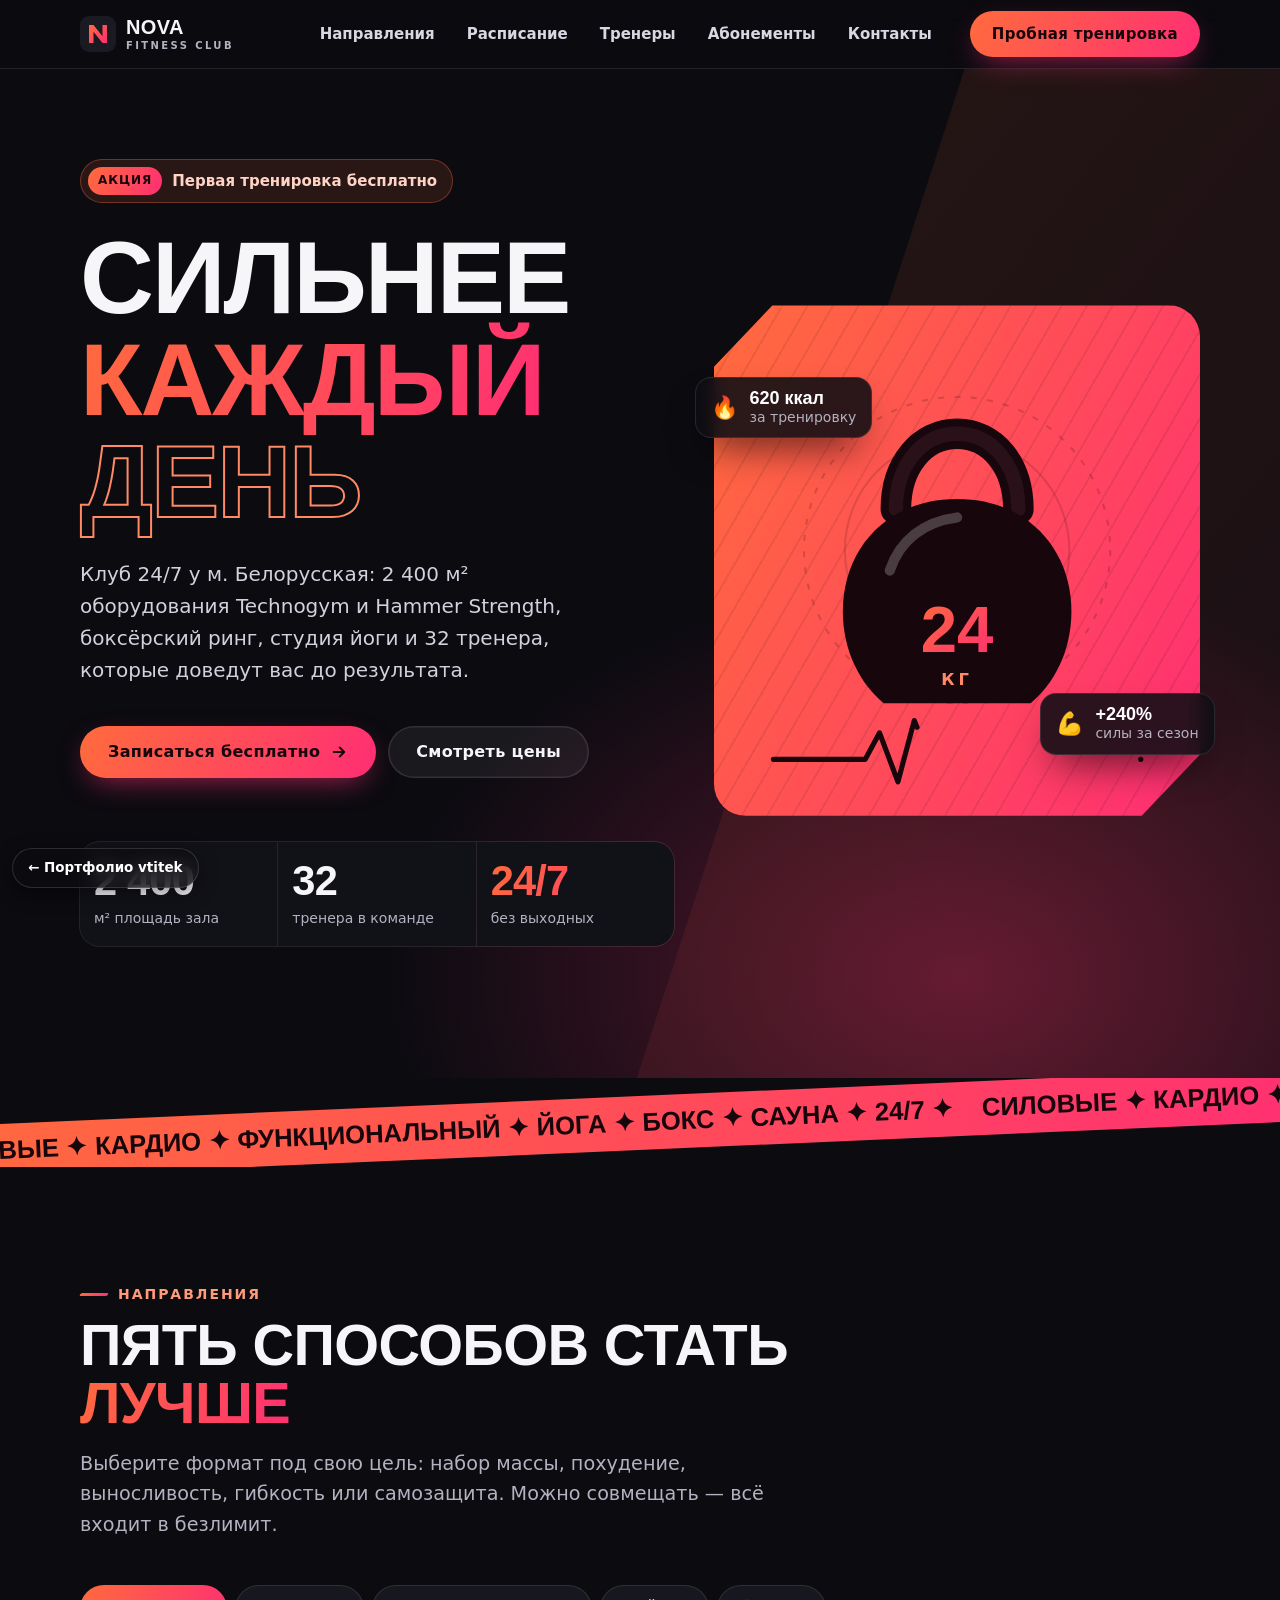
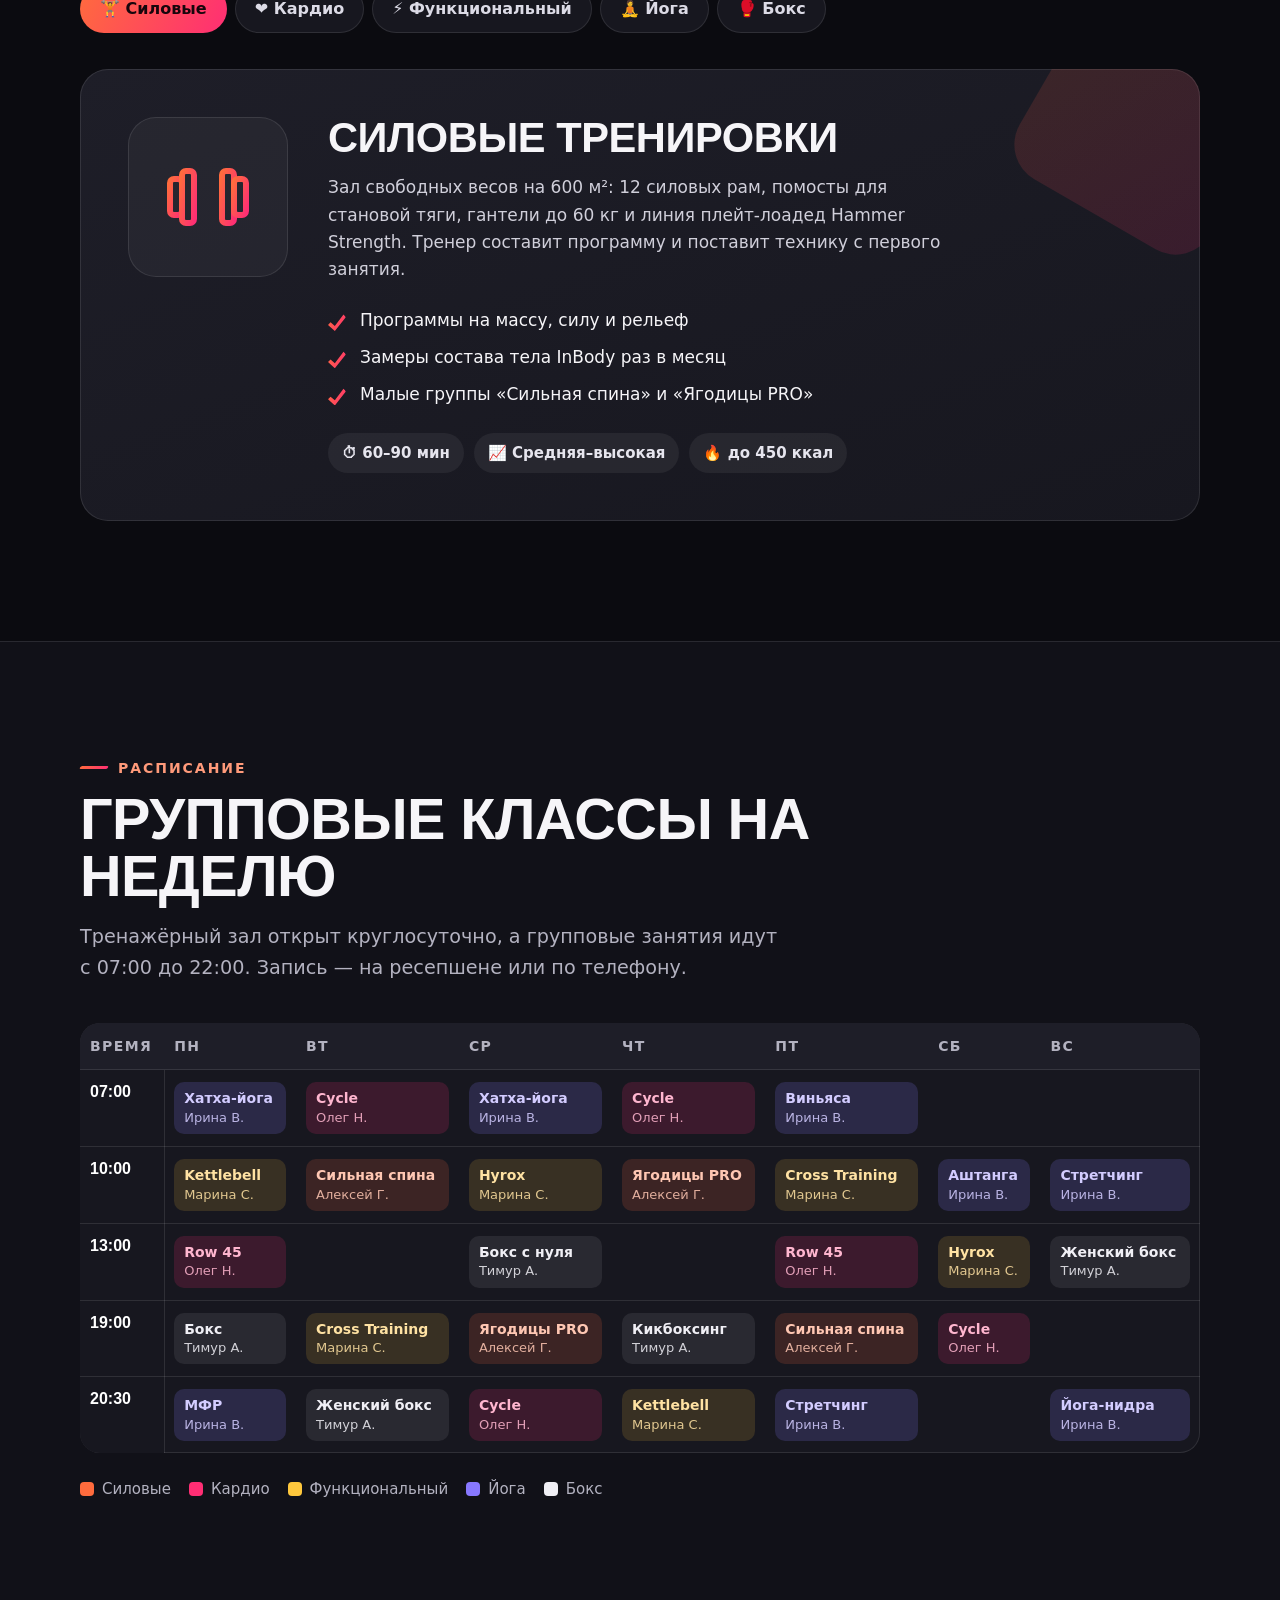
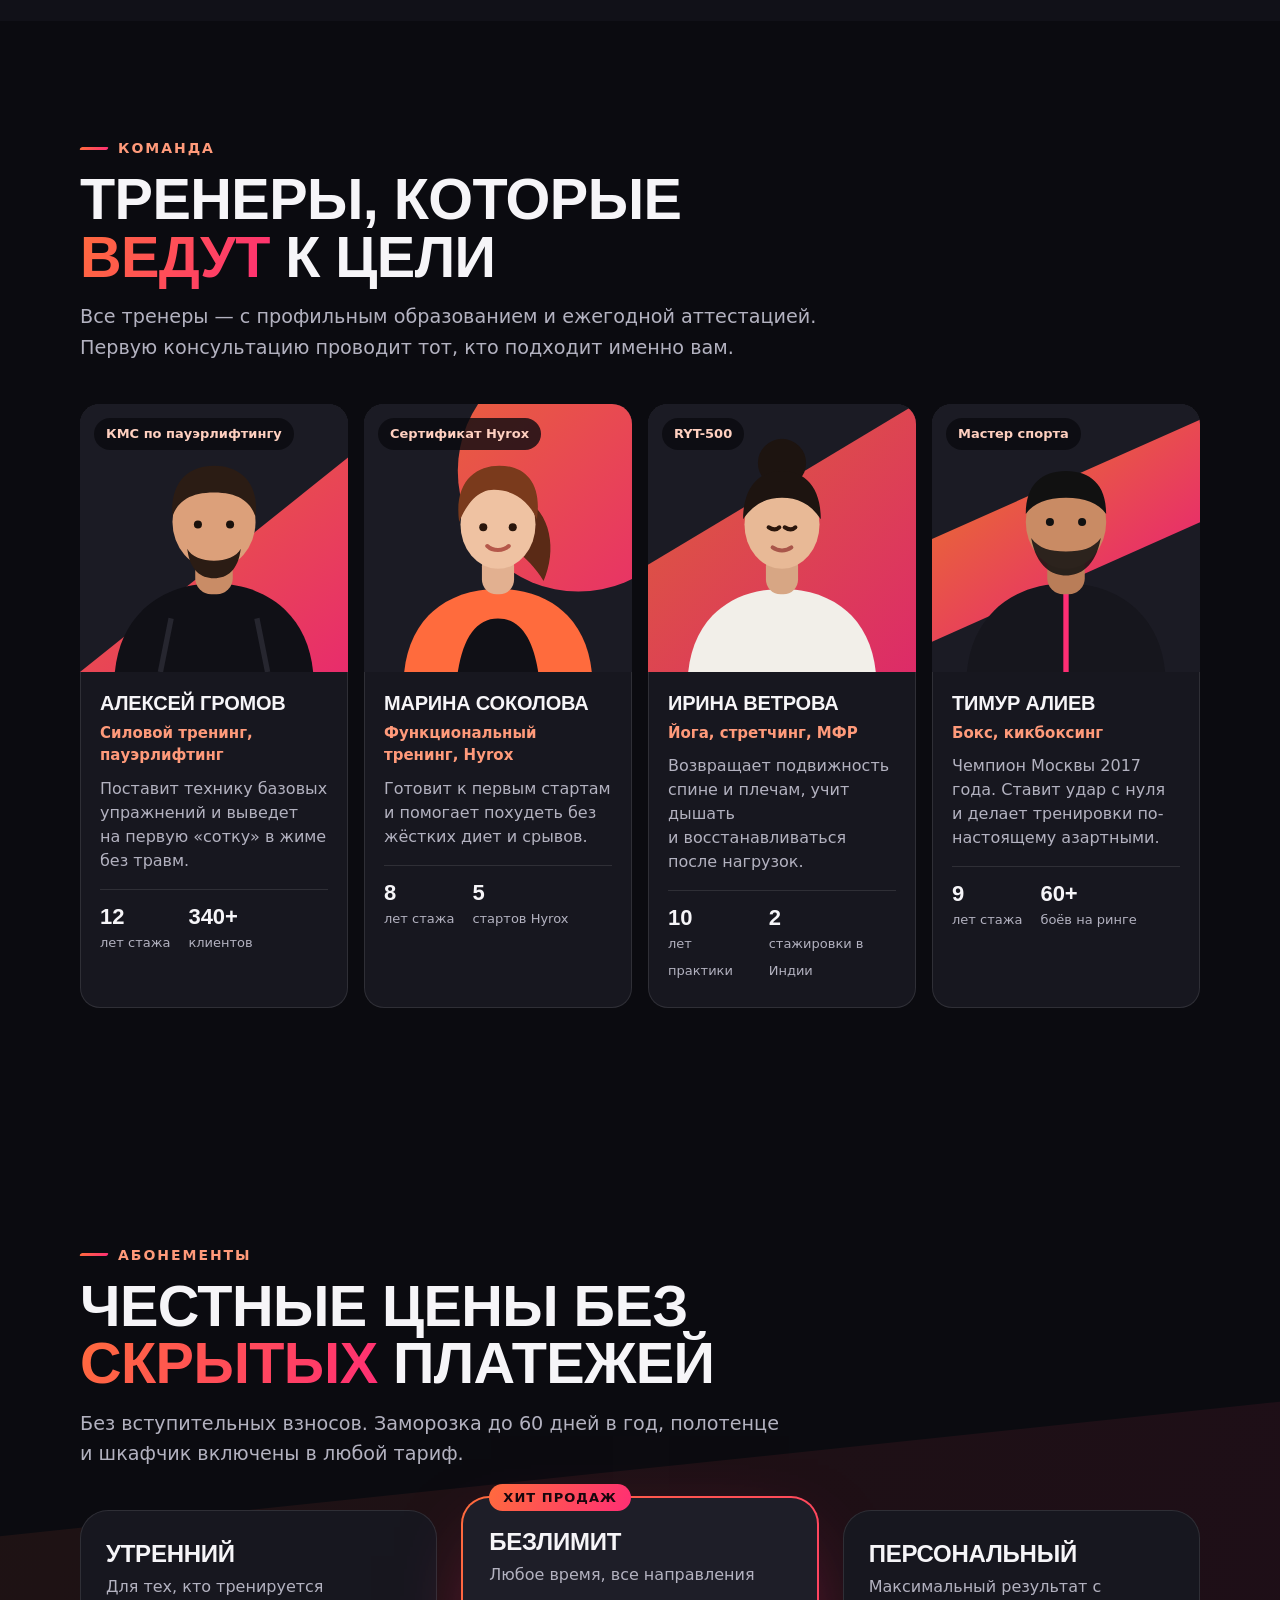
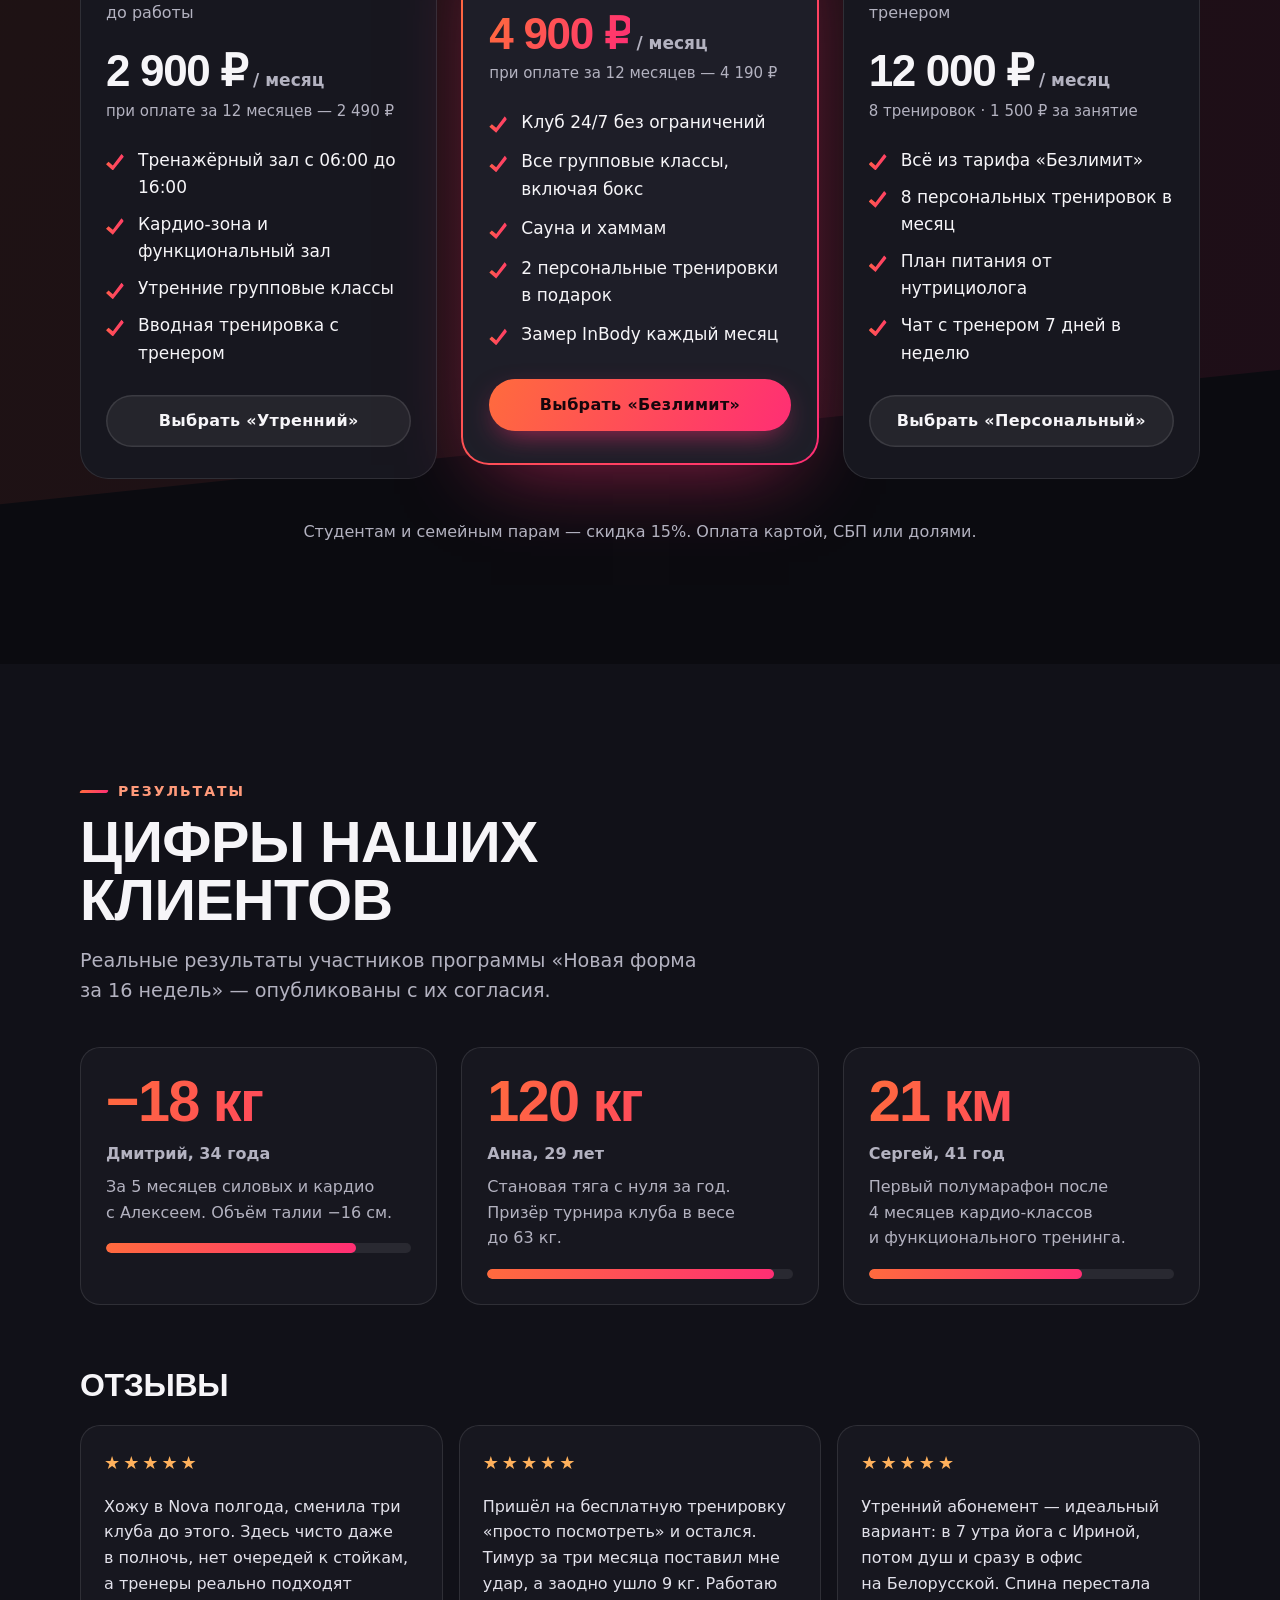
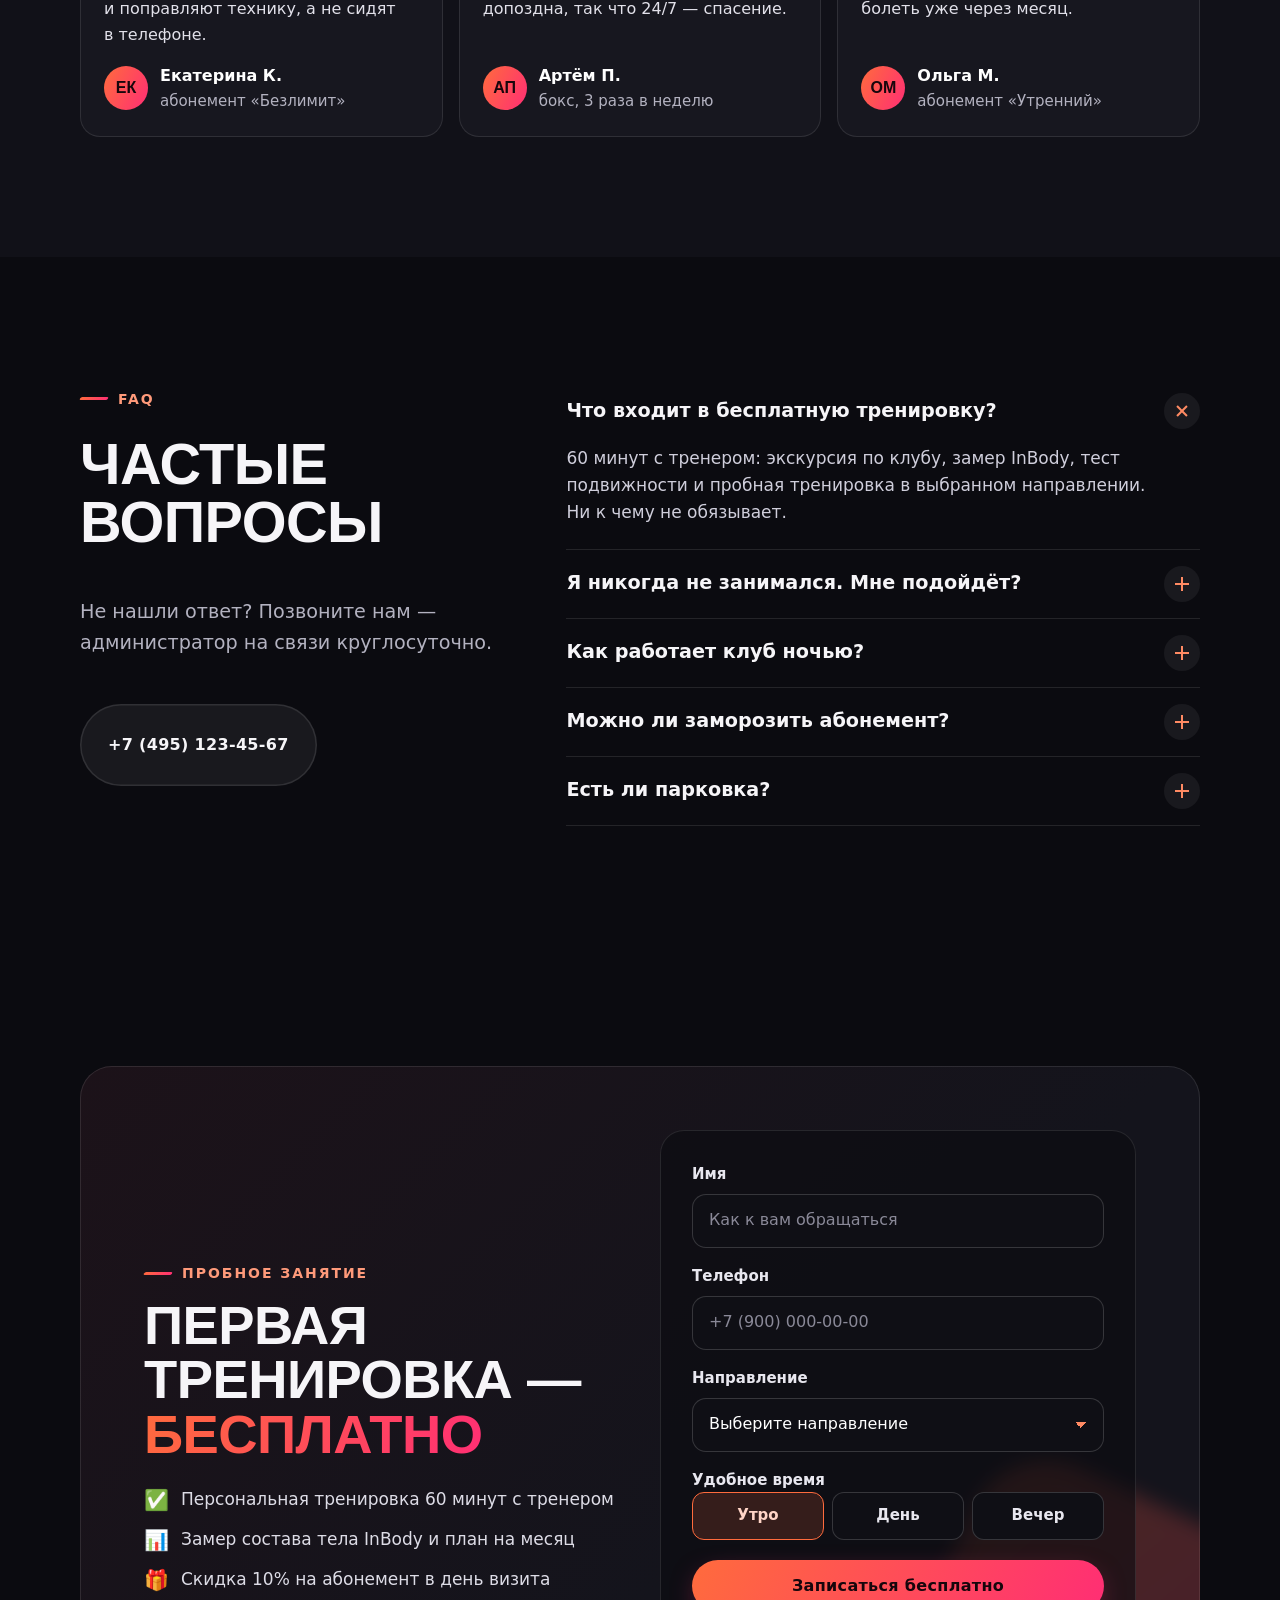
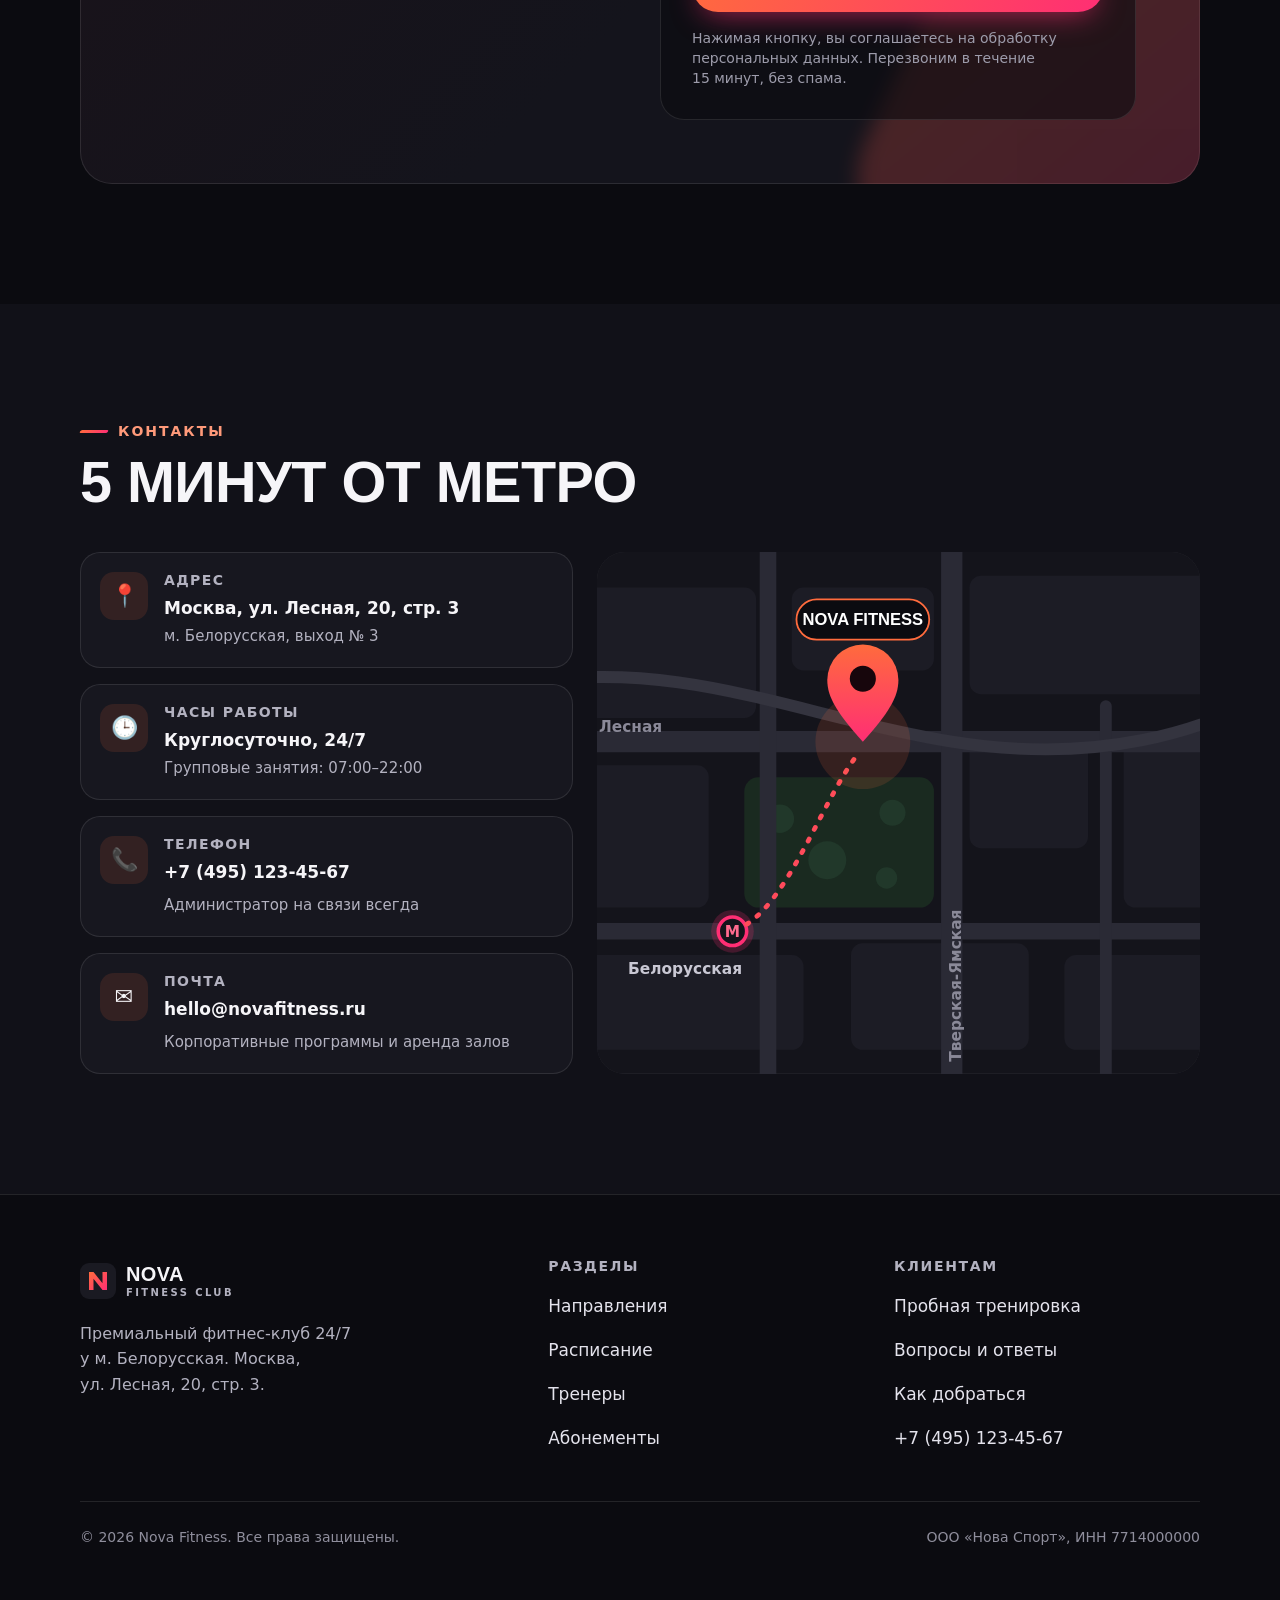
<file: works/nova-fitness.html>
<!DOCTYPE html>
<html lang="ru">
<head>
<meta charset="utf-8">
<meta name="viewport" content="width=device-width, initial-scale=1, viewport-fit=cover">
<title>Nova Fitness — фитнес-клуб 24/7 в Москве у м. Белорусская</title>
<meta name="description" content="Nova Fitness — премиальный фитнес-клуб 24/7 у м. Белорусская: 2 400 м², 32 тренера, силовые, кардио, функциональный тренинг, йога и бокс. Первая тренировка бесплатно.">
<meta name="theme-color" content="#0b0b10">
<link rel="icon" href="data:image/svg+xml,%3Csvg xmlns='http://www.w3.org/2000/svg' viewBox='0 0 64 64'%3E%3Cdefs%3E%3ClinearGradient id='g' x1='0' y1='0' x2='1' y2='1'%3E%3Cstop offset='0' stop-color='%23ff6b3d'/%3E%3Cstop offset='1' stop-color='%23ff2e74'/%3E%3C/linearGradient%3E%3C/defs%3E%3Crect width='64' height='64' rx='14' fill='%230b0b10'/%3E%3Cpath d='M16 48V16h8l16 20V16h8v32h-8L24 28v20z' fill='url(%23g)'/%3E%3C/svg%3E">
<style>
:root{
  --bg:#0b0b10;--bg2:#111118;--card:#17171f;--card2:#1e1e28;
  --line:rgba(255,255,255,.1);--text:#f6f5f8;--muted:#b3b2c0;
  --orange:#ff6b3d;--pink:#ff2e74;--ink:#17060c;
  --grad:linear-gradient(115deg,#ff6b3d 0%,#ff2e74 100%);
  --display:'Arial Black','Helvetica Neue',Impact,'Arial Narrow Bold',sans-serif;
  --sans:system-ui,-apple-system,'Segoe UI',Roboto,'Helvetica Neue',Arial,sans-serif;
  --r:20px;--r-sm:12px;--wrap:1200px;--pad:clamp(20px,5vw,40px);
  --s1:8px;--s2:16px;--s3:24px;--s4:40px;--s5:64px;--s6:clamp(72px,10vw,120px);
}
*,*::before,*::after{box-sizing:border-box}
html{-webkit-text-size-adjust:100%;scroll-padding-top:84px;background:var(--bg)}
@media (prefers-reduced-motion:no-preference){html{scroll-behavior:smooth}}
body{margin:0;background:var(--bg);color:var(--text);font:400 17px/1.6 var(--sans);overflow-wrap:break-word;-webkit-font-smoothing:antialiased}
img,svg{display:block;max-width:100%}
a{color:inherit}
h1,h2,h3{font-family:var(--display);font-weight:900;text-transform:uppercase;letter-spacing:-.01em;line-height:1;margin:0;hyphens:manual}
p{margin:0}
:focus-visible{outline:3px solid #ffb199;outline-offset:3px;border-radius:6px}
.sr-only{position:absolute!important;width:1px;height:1px;padding:0;margin:-1px;overflow:hidden;clip:rect(0 0 0 0);white-space:nowrap;border:0}
.wrap{width:100%;max-width:var(--wrap);margin:0 auto;padding:0 var(--pad)}
.grad-text{background:var(--grad);-webkit-background-clip:text;background-clip:text;color:transparent}
.kicker{display:inline-flex;align-items:center;gap:10px;font:800 14px/1 var(--sans);letter-spacing:.14em;text-transform:uppercase;color:#ff9a7a}
.kicker::before{content:"";width:28px;height:3px;background:var(--grad);border-radius:2px;transform:skewX(-30deg)}
.section{padding:var(--s6) 0}
.section-head{display:grid;gap:var(--s2);margin-bottom:var(--s4);max-width:760px}
.section-head h2{font-size:clamp(2rem,6.4vw,3.6rem)}
.section-head p{color:var(--muted);font-size:clamp(1.0625rem,1.6vw,1.2rem)}
.btn{display:inline-flex;align-items:center;justify-content:center;gap:10px;min-height:52px;padding:14px 28px;border-radius:999px;border:0;font:800 16px/1.1 var(--sans);letter-spacing:.02em;text-decoration:none;cursor:pointer;transition:transform .2s,box-shadow .2s,background-color .2s}
.btn-primary{background:var(--grad);color:var(--ink);box-shadow:0 10px 30px -10px rgba(255,46,116,.7)}
.btn-ghost{background:rgba(255,255,255,.06);color:var(--text);box-shadow:inset 0 0 0 1.5px var(--line)}
@media (hover:hover){
  .btn-primary:hover{transform:translateY(-2px);box-shadow:0 16px 40px -12px rgba(255,46,116,.9)}
  .btn-ghost:hover{background:rgba(255,255,255,.12)}
}

/* back link */
.vt-back{position:fixed;left:max(12px,env(safe-area-inset-left));bottom:max(12px,env(safe-area-inset-bottom));z-index:1000;display:inline-flex;align-items:center;min-height:40px;padding:8px 16px;border-radius:999px;background:rgba(12,12,16,.72);-webkit-backdrop-filter:blur(10px);backdrop-filter:blur(10px);color:#fff;font:600 13.5px/1 var(--sans);text-decoration:none;box-shadow:0 6px 20px rgba(0,0,0,.4),inset 0 0 0 1px rgba(255,255,255,.14)}
@media (hover:hover){.vt-back:hover{background:rgba(30,30,38,.9)}}

/* header */
.header{position:sticky;top:0;z-index:100;background:rgba(11,11,16,.82);-webkit-backdrop-filter:blur(14px);backdrop-filter:blur(14px);border-bottom:1px solid var(--line);padding-top:env(safe-area-inset-top)}
.header .wrap{display:flex;align-items:center;justify-content:space-between;gap:var(--s2);min-height:68px}
.logo{display:inline-flex;align-items:center;gap:10px;text-decoration:none;font:900 20px/1 var(--display);text-transform:uppercase;letter-spacing:.02em;min-height:44px}
.logo svg{width:36px;height:36px;flex:none}
.logo small{display:block;font:700 10px/1 var(--sans);letter-spacing:.24em;color:var(--muted);margin-top:4px}
.burger{display:inline-flex;align-items:center;justify-content:center;width:48px;height:48px;border-radius:14px;background:rgba(255,255,255,.06);cursor:pointer;flex-direction:column;gap:6px}
.burger span{display:block;width:22px;height:2.5px;border-radius:2px;background:#fff;transition:transform .25s,opacity .2s}
#nav-toggle:focus-visible~.burger{outline:3px solid #ffb199;outline-offset:3px}
#nav-toggle:checked~.burger span:nth-child(1){transform:translateY(8.5px) rotate(45deg)}
#nav-toggle:checked~.burger span:nth-child(2){opacity:0}
#nav-toggle:checked~.burger span:nth-child(3){transform:translateY(-8.5px) rotate(-45deg)}
.nav{display:none;position:absolute;left:0;right:0;top:100%;background:#101017;border-bottom:1px solid var(--line);padding:var(--s2) var(--pad) var(--s3);box-shadow:0 30px 40px -20px rgba(0,0,0,.8)}
#nav-toggle:checked~.nav{display:block}
.nav ul{list-style:none;margin:0;padding:0;display:grid}
.nav a{display:flex;align-items:center;min-height:52px;text-decoration:none;font:800 18px/1 var(--sans);border-bottom:1px solid var(--line)}
.nav .btn{margin-top:var(--s2);width:100%;border:0}
@media (min-width:960px){
  .burger{display:none}
  .nav{display:flex;position:static;background:none;border:0;padding:0;box-shadow:none;align-items:center;gap:var(--s3)}
  .nav ul{display:flex;gap:4px}
  .nav a{min-height:44px;padding:0 14px;border:0;font-size:15px;font-weight:700;color:#d8d7e2;border-radius:999px}
  .nav .btn{margin:0;width:auto;min-height:46px;padding:12px 22px;font-size:15px;color:var(--ink)}
}
@media (min-width:960px) and (hover:hover){.nav ul a:hover{background:rgba(255,255,255,.08);color:#fff}}

/* hero */
.hero{position:relative;overflow:hidden;padding:clamp(40px,7vw,96px) 0 clamp(64px,9vw,120px)}
.hero::before{content:"";position:absolute;inset:auto -20% -30% 30%;height:80%;background:radial-gradient(closest-side,rgba(255,46,116,.32),transparent);pointer-events:none}
.hero::after{content:"";position:absolute;top:-10%;right:-30%;width:70%;height:140%;background:linear-gradient(115deg,rgba(255,107,61,.10),rgba(255,46,116,.04));transform:skewX(-18deg);pointer-events:none}
.hero .wrap{position:relative;z-index:1;display:grid;gap:var(--s5);align-items:center}
.offer{display:inline-flex;align-items:center;gap:10px;padding:8px 16px 8px 8px;border-radius:999px;background:rgba(255,107,61,.12);box-shadow:inset 0 0 0 1px rgba(255,107,61,.35);font-weight:700;font-size:15px;color:#ffd4c6;margin-bottom:var(--s3)}
.offer b{display:inline-flex;align-items:center;justify-content:center;min-height:28px;padding:0 10px;border-radius:999px;background:var(--grad);color:var(--ink);font-size:12px;letter-spacing:.08em;text-transform:uppercase}
.hero h1{font-size:clamp(2.75rem,11.5vw,6.4rem);line-height:1;letter-spacing:-.02em}
.hero h1 .outline{color:transparent;-webkit-text-stroke:2px #ff8a63}
.hero-lead{margin-top:var(--s3);font-size:clamp(1.0625rem,2vw,1.25rem);color:#d2d1dc;max-width:540px}
.hero-cta{display:flex;flex-wrap:wrap;gap:12px;margin-top:var(--s4)}
.hero-cta .btn{flex:1 1 220px}
@media (min-width:560px){.hero-cta .btn{flex:0 0 auto}}
.stats{display:grid;grid-template-columns:repeat(3,1fr);gap:1px;margin-top:var(--s5);background:var(--line);border-radius:var(--r);overflow:hidden;box-shadow:0 0 0 1px var(--line)}
.stat{background:var(--bg2);padding:18px 14px}
.stat b{display:block;font:900 clamp(1.5rem,5.6vw,2.6rem)/1 var(--display);letter-spacing:-.02em}
.stat span{display:block;margin-top:8px;font-size:14px;line-height:1.3;color:var(--muted)}
.hero-art{position:relative;max-width:520px;width:100%;margin:0 auto}
.hero-art .panel{position:relative;aspect-ratio:1/1.05;border-radius:32px;background:var(--grad);clip-path:polygon(12% 0,100% 0,100% 88%,88% 100%,0 100%,0 12%);overflow:hidden}
.hero-art .panel::before{content:"";position:absolute;inset:0;background:repeating-linear-gradient(-60deg,rgba(0,0,0,.08) 0 2px,transparent 2px 22px)}
.hero-art .panel svg{position:absolute;inset:8% 8% 4%;width:84%;height:88%}
.chip{position:absolute;display:flex;align-items:center;gap:12px;padding:12px 16px;border-radius:16px;background:rgba(14,14,20,.88);-webkit-backdrop-filter:blur(8px);backdrop-filter:blur(8px);box-shadow:0 20px 40px -16px rgba(0,0,0,.8),inset 0 0 0 1px rgba(255,255,255,.1);font-size:14px;line-height:1.25;color:var(--muted)}
.chip strong{display:block;color:#fff;font:900 18px/1.1 var(--display)}
.chip .ico{font-size:22px}
.chip-1{left:-4%;top:14%}
.chip-2{right:-3%;bottom:12%}
@media (max-width:420px){.chip{padding:10px 12px;font-size:13px}.chip strong{font-size:16px}.chip-1{left:0}.chip-2{right:0}}
@media (min-width:960px){
  .hero .wrap{grid-template-columns:1.1fr .9fr;gap:var(--s4)}
}
@media (prefers-reduced-motion:no-preference){
  .chip-1{animation:float 6s ease-in-out infinite}
  .chip-2{animation:float 7s ease-in-out -2s infinite}
  .pulse-line{stroke-dasharray:240;animation:dash 2.6s linear infinite}
}
@keyframes float{50%{transform:translateY(-10px)}}
@keyframes dash{from{stroke-dashoffset:480}to{stroke-dashoffset:0}}

/* ticker */
.ticker{overflow:hidden;padding:18px 0}
.ticker-band{width:112%;margin-left:-6%;transform:rotate(-2.5deg);background:var(--grad);color:var(--ink);overflow:hidden;padding:14px 0}
.ticker-track{display:flex;width:max-content;gap:0}
.ticker-track span{font:900 clamp(1.1rem,3vw,1.6rem)/1 var(--display);text-transform:uppercase;white-space:nowrap;padding-right:28px}
@media (prefers-reduced-motion:no-preference){.ticker-track{animation:ticker 26s linear infinite}}
@keyframes ticker{to{transform:translateX(-50%)}}

/* directions tabs */
.tabs .tab-list{display:flex;gap:8px;overflow-x:auto;scroll-snap-type:x proximity;padding:4px 2px 12px;margin:0 calc(var(--pad) * -1);padding-left:var(--pad);padding-right:var(--pad);scroll-padding-inline:var(--pad);scrollbar-width:none}
.tabs .tab-list::-webkit-scrollbar{display:none}
.tab-list label{flex:none;scroll-snap-align:start;display:inline-flex;align-items:center;gap:8px;min-height:48px;padding:0 20px;border-radius:999px;background:var(--card);box-shadow:inset 0 0 0 1px var(--line);font-weight:800;font-size:16px;cursor:pointer;color:#dcdbe6;transition:background-color .2s,color .2s}
@media (hover:hover){.tab-list label:hover{background:var(--card2);color:#fff}}
.panel-d{display:none;margin-top:var(--s3);border-radius:28px;background:linear-gradient(160deg,var(--card2),var(--card));box-shadow:inset 0 0 0 1px var(--line);padding:clamp(24px,4vw,48px);gap:var(--s4);position:relative;overflow:hidden}
.panel-d::after{content:"";position:absolute;right:-60px;top:-60px;width:220px;height:220px;background:var(--grad);opacity:.14;transform:rotate(30deg);border-radius:40px}
#d1:checked~.tab-list label[for=d1],#d2:checked~.tab-list label[for=d2],#d3:checked~.tab-list label[for=d3],#d4:checked~.tab-list label[for=d4],#d5:checked~.tab-list label[for=d5]{background:var(--grad);color:var(--ink);box-shadow:none}
#d1:focus-visible~.tab-list label[for=d1],#d2:focus-visible~.tab-list label[for=d2],#d3:focus-visible~.tab-list label[for=d3],#d4:focus-visible~.tab-list label[for=d4],#d5:focus-visible~.tab-list label[for=d5]{outline:3px solid #ffb199;outline-offset:3px}
#d1:checked~#p1,#d2:checked~#p2,#d3:checked~#p3,#d4:checked~#p4,#d5:checked~#p5{display:grid}
.panel-d .icon{width:120px;height:120px;border-radius:28px;background:rgba(255,255,255,.04);box-shadow:inset 0 0 0 1px var(--line);display:grid;place-items:center;position:relative;z-index:1}
.panel-d .icon svg{width:72px;height:72px}
.panel-d h3{font-size:clamp(1.6rem,5vw,2.6rem);margin-bottom:var(--s2)}
.panel-d p{color:#d0cfda;max-width:620px}
.ticks{list-style:none;padding:0;margin:var(--s3) 0 0;display:grid;gap:10px}
.ticks li{position:relative;padding-left:32px}
.ticks li::before{content:"";position:absolute;left:0;top:.35em;width:18px;height:18px;border-radius:6px;background:var(--grad);clip-path:polygon(14% 52%,0 66%,38% 100%,100% 22%,86% 8%,38% 72%)}
.meta{display:flex;flex-wrap:wrap;gap:10px;margin-top:var(--s3)}
.meta span{padding:8px 14px;border-radius:999px;background:rgba(255,255,255,.06);font-size:15px;font-weight:600;color:#e6e5ee}
@media (min-width:760px){.panel-d{grid-template-columns:auto 1fr;align-items:start}.panel-d .icon{width:160px;height:160px}.panel-d .icon svg{width:96px;height:96px}}

/* schedule */
.schedule{background:var(--bg2);position:relative}
.schedule::before{content:"";position:absolute;inset:0 0 auto;height:1px;background:var(--line)}
.table-wrap{overflow-x:auto;border-radius:var(--r);box-shadow:inset 0 0 0 1px var(--line);background:var(--card);-webkit-overflow-scrolling:touch;scroll-snap-type:x proximity}
.table-wrap:focus-visible{outline-offset:2px}
table{border-collapse:separate;border-spacing:0;width:100%;min-width:860px;font-size:15px}
th,td{padding:12px 10px;text-align:left;vertical-align:top;border-bottom:1px solid var(--line)}
thead th{font:800 14px/1 var(--sans);text-transform:uppercase;letter-spacing:.1em;color:var(--muted);padding:16px 10px;background:var(--card2)}
tbody th{position:sticky;left:0;background:var(--card);font:900 16px/1.2 var(--display);color:#fff;white-space:nowrap;z-index:1;box-shadow:1px 0 0 var(--line)}
thead th:first-child{position:sticky;left:0;z-index:2}
tbody tr:last-child>*{border-bottom:0}
.cls{display:block;padding:8px 10px;border-radius:10px;line-height:1.25;font-weight:700;font-size:14px}
.cls small{display:block;font-weight:500;font-size:13px;opacity:.85;margin-top:2px}
.c-str{background:rgba(255,107,61,.16);color:#ffc7b3}
.c-car{background:rgba(255,46,116,.16);color:#ffb6cf}
.c-fun{background:rgba(255,200,61,.14);color:#ffe2a3}
.c-yog{background:rgba(136,120,255,.18);color:#d3ccff}
.c-box{background:rgba(255,255,255,.08);color:#f0eff5}
.legend{display:flex;flex-wrap:wrap;gap:10px 18px;margin-top:var(--s3);color:var(--muted);font-size:15px}
.legend span{display:inline-flex;align-items:center;gap:8px}
.legend i{width:14px;height:14px;border-radius:4px;display:inline-block}
.scroll-hint{display:flex;align-items:center;gap:8px;color:var(--muted);font-size:15px;margin-bottom:12px}
@media (min-width:1000px){.scroll-hint{display:none}}

/* trainers */
.trainers-row{display:grid;grid-auto-flow:column;grid-auto-columns:min(78%,300px);gap:var(--s2);overflow-x:auto;scroll-snap-type:x mandatory;margin:0 calc(var(--pad) * -1);padding:0 var(--pad) 12px;scroll-padding:0 var(--pad);scrollbar-width:thin;scrollbar-color:#ff6b3d transparent}
.trainer{scroll-snap-align:start;border-radius:var(--r);background:var(--card);box-shadow:inset 0 0 0 1px var(--line);overflow:hidden;display:flex;flex-direction:column}
.trainer .ava{aspect-ratio:1/1;background:#1b1b24;position:relative}
.trainer .ava svg{width:100%;height:100%}
.trainer .badge{position:absolute;left:14px;top:14px;padding:6px 12px;border-radius:999px;background:rgba(11,11,16,.8);font-size:13px;font-weight:700;color:#ffd0c0}
.trainer .body{padding:20px 20px 24px}
.trainer h3{font-size:1.25rem;line-height:1.1}
.trainer .spec{margin-top:8px;color:#ff9a7a;font-weight:700;font-size:15px}
.trainer p{margin-top:10px;color:var(--muted);font-size:16px;line-height:1.5}
.trainer .exp{display:flex;gap:18px;margin-top:16px;padding-top:16px;border-top:1px solid var(--line)}
.trainer .exp b{display:block;font:900 22px/1 var(--display)}
.trainer .exp span{font-size:13px;color:var(--muted)}
@media (min-width:1000px){.trainers-row{grid-auto-flow:row;grid-template-columns:repeat(4,1fr);overflow:visible;margin:0;padding:0}}
@media (hover:hover){.trainer{transition:transform .25s}.trainer:hover{transform:translateY(-6px)}}

/* pricing */
.pricing{position:relative;overflow:hidden}
.pricing::before{content:"";position:absolute;left:-10%;right:-10%;top:30%;height:50%;background:linear-gradient(115deg,rgba(255,107,61,.08),rgba(255,46,116,.08));transform:skewY(-6deg);pointer-events:none}
.plans{position:relative;display:grid;gap:var(--s3)}
.plan{position:relative;border-radius:28px;background:var(--card);box-shadow:inset 0 0 0 1px var(--line);padding:32px 26px;display:flex;flex-direction:column}
.plan h3{font-size:1.5rem}
.plan .for{color:var(--muted);margin-top:8px;font-size:16px}
.price{display:flex;align-items:baseline;flex-wrap:wrap;gap:6px;margin:24px 0 4px}
.price b{font:900 clamp(2.25rem,7.4vw,2.75rem)/1 var(--display);letter-spacing:-.03em}
.price span{color:var(--muted);font-weight:600}
.plan .note{font-size:15px;color:var(--muted)}
.plan .ticks{margin:24px 0 28px;flex:1}
.plan .btn{width:100%}
.plan.featured{background:linear-gradient(var(--card2),var(--card2)) padding-box,var(--grad) border-box;border:2px solid transparent;box-shadow:0 30px 80px -30px rgba(255,46,116,.55)}
.plan .tag{position:absolute;top:-14px;left:26px;padding:7px 14px;border-radius:999px;background:var(--grad);color:var(--ink);font:800 13px/1 var(--sans);letter-spacing:.08em;text-transform:uppercase}
@media (min-width:900px){.plans{grid-template-columns:repeat(3,1fr);align-items:stretch}.plan.featured{transform:translateY(-14px)}}
.pricing-foot{position:relative;margin-top:var(--s4);text-align:center;color:var(--muted);font-size:16px}

/* results */
.results{background:var(--bg2)}
.res-grid{display:grid;gap:var(--s3)}
.res-card{border-radius:var(--r);background:var(--card);box-shadow:inset 0 0 0 1px var(--line);padding:26px}
.res-card .big{font:900 clamp(2.6rem,9vw,3.6rem)/1 var(--display);letter-spacing:-.03em}
.res-card .who{margin-top:10px;font-weight:700}
.res-card p{margin-top:8px;color:var(--muted);font-size:16px}
.bar{margin-top:18px;height:10px;border-radius:99px;background:rgba(255,255,255,.08);overflow:hidden}
.bar i{display:block;height:100%;border-radius:inherit;background:var(--grad)}
.reviews{margin-top:var(--s5)}
.reviews h3{font-size:clamp(1.4rem,4vw,2rem);margin-bottom:var(--s3)}
.rev-row{display:grid;grid-auto-flow:column;grid-auto-columns:min(86%,380px);gap:var(--s2);overflow-x:auto;scroll-snap-type:x mandatory;margin:0 calc(var(--pad) * -1);padding:0 var(--pad) 12px;scroll-padding:0 var(--pad);scrollbar-width:thin;scrollbar-color:#ff6b3d transparent}
.review{scroll-snap-align:start;margin:0;border-radius:var(--r);background:var(--card);box-shadow:inset 0 0 0 1px var(--line);padding:24px;display:flex;flex-direction:column;gap:16px}
.review .stars{color:#ffb15c;letter-spacing:3px;font-size:18px}
.review blockquote{margin:0;font-size:16px;line-height:1.6;color:#e2e1ea;flex:1}
.review figcaption{display:flex;align-items:center;gap:12px;font-size:15px;color:var(--muted)}
.review figcaption b{display:block;color:#fff;font-size:16px}
.initials{width:44px;height:44px;flex:none;border-radius:50%;display:grid;place-items:center;background:var(--grad);color:var(--ink);font:900 16px/1 var(--display)}
@media (min-width:760px){.res-grid{grid-template-columns:repeat(3,1fr)}}
@media (min-width:1100px){.rev-row{grid-auto-flow:row;grid-template-columns:repeat(3,1fr);overflow:visible;margin:0;padding:0}}

/* faq */
.faq-grid{display:grid;gap:var(--s4)}
.faq details{border-bottom:1px solid var(--line)}
.faq summary{list-style:none;display:flex;align-items:center;justify-content:space-between;gap:16px;min-height:64px;padding:16px 0;cursor:pointer;font-weight:800;font-size:clamp(1.0625rem,2vw,1.2rem)}
.faq summary::-webkit-details-marker{display:none}
.faq summary::after{content:"";flex:none;width:36px;height:36px;border-radius:50%;background-color:rgba(255,255,255,.06);background-image:linear-gradient(#ff8a63,#ff8a63),linear-gradient(#ff8a63,#ff8a63);background-size:14px 2px,2px 14px;background-position:center;background-repeat:no-repeat;transition:transform .25s}
.faq details[open] summary::after{transform:rotate(45deg)}
.faq details p{padding:0 0 22px;color:#cfcedb;max-width:680px}
@media (hover:hover){.faq summary:hover{color:#ffb199}}
@media (min-width:900px){.faq-grid{grid-template-columns:.8fr 1.2fr;gap:var(--s5)}}

/* signup */
.signup{position:relative;overflow:hidden}
.signup-box{position:relative;border-radius:32px;background:linear-gradient(135deg,#1c1219,#14141c 60%);box-shadow:inset 0 0 0 1px var(--line);padding:clamp(28px,5vw,64px);display:grid;gap:var(--s4);overflow:hidden}
.signup-box::before{content:"";position:absolute;right:-120px;bottom:-140px;width:420px;height:420px;background:var(--grad);opacity:.22;filter:blur(10px);transform:rotate(25deg);border-radius:80px;pointer-events:none}
.signup-box>*{position:relative}
.signup h2{font-size:clamp(2rem,6.4vw,3.4rem)}
.perks{list-style:none;padding:0;margin:var(--s3) 0 0;display:grid;gap:12px;color:#dddce6}
.perks li{display:flex;gap:12px;align-items:flex-start}
.perks li span{flex:none;font-size:20px;line-height:1.4}
.form{display:grid;gap:var(--s2);background:rgba(11,11,16,.6);border-radius:24px;padding:clamp(20px,4vw,32px);box-shadow:inset 0 0 0 1px var(--line)}
.field{display:grid;gap:8px}
.field label,.field legend{font-weight:700;font-size:15px;color:#e8e7ef;padding:0}
.input{width:100%;min-height:54px;padding:14px 16px;border-radius:14px;border:1.5px solid rgba(255,255,255,.16);background:#0f0f15;color:#fff;font:500 16px/1.3 var(--sans);transition:border-color .2s,box-shadow .2s}
.input::placeholder{color:#8a8998}
.input:focus{outline:none;border-color:#ff6b3d;box-shadow:0 0 0 4px rgba(255,107,61,.22)}
.input:user-invalid{border-color:#ff5c7a}
select.input{appearance:none;-webkit-appearance:none;padding-right:44px;background-image:linear-gradient(45deg,transparent 50%,#ff8a63 50%),linear-gradient(135deg,#ff8a63 50%,transparent 50%);background-position:calc(100% - 22px) 50%,calc(100% - 16px) 50%;background-size:6px 6px;background-repeat:no-repeat}
fieldset{border:0;margin:0;padding:0;min-width:0}
.slots{display:grid;grid-template-columns:repeat(3,1fr);gap:8px}
.slots label{position:relative;display:block}
.slots input{position:absolute;opacity:0;inset:0;width:100%;height:100%;margin:0;cursor:pointer}
.slots span{display:flex;align-items:center;justify-content:center;min-height:48px;border-radius:12px;background:#0f0f15;border:1.5px solid rgba(255,255,255,.16);font-weight:700;font-size:15px;text-align:center;line-height:1.15;padding:4px}
.slots input:checked+span{background:rgba(255,107,61,.16);border-color:#ff6b3d;color:#ffd4c6}
.slots input:focus-visible+span{outline:3px solid #ffb199;outline-offset:2px}
.form .btn{width:100%;margin-top:4px}
.consent{font-size:14px;line-height:1.45;color:#9d9cab}
@media (min-width:900px){.signup-box{grid-template-columns:1fr 1fr;align-items:center}}

/* thanks */
.thanks{display:none;position:fixed;inset:0;z-index:900;background:rgba(5,5,8,.78);-webkit-backdrop-filter:blur(6px);backdrop-filter:blur(6px);padding:max(20px,env(safe-area-inset-top)) 20px max(20px,env(safe-area-inset-bottom));align-items:center;justify-content:center}
.thanks:target{display:flex}
.thanks-card{max-width:440px;width:100%;border-radius:28px;background:var(--card2);box-shadow:0 40px 80px -20px rgba(0,0,0,.8),inset 0 0 0 1px var(--line);padding:36px 28px;text-align:center}
.thanks-card .ok{width:76px;height:76px;margin:0 auto 20px;border-radius:50%;background:var(--grad);display:grid;place-items:center}
.thanks-card h2{font-size:clamp(1.6rem,6vw,2.2rem);margin-bottom:12px}
.thanks-card p{color:#d0cfda;margin-bottom:24px}
@media (prefers-reduced-motion:no-preference){.thanks:target .thanks-card{animation:pop .35s ease-out}}
@keyframes pop{from{transform:scale(.92);opacity:0}}

/* contacts */
.contacts{background:var(--bg2)}
.contact-grid{display:grid;gap:var(--s3)}
.c-list{display:grid;gap:var(--s2)}
.c-item{display:flex;gap:16px;align-items:flex-start;padding:20px;border-radius:var(--r);background:var(--card);box-shadow:inset 0 0 0 1px var(--line)}
.c-item .ci{flex:none;width:48px;height:48px;border-radius:14px;display:grid;place-items:center;background:rgba(255,107,61,.12);font-size:22px}
.c-item h3{font:800 14px/1.2 var(--sans);letter-spacing:.1em;color:var(--muted)}
.c-item p,.c-item a{display:block;margin-top:6px;font-weight:700;font-size:17px;text-decoration:none}
.c-item a{min-height:32px}
.c-item small{display:block;color:var(--muted);font-size:15px;margin-top:2px}
.map{border-radius:28px;overflow:hidden;box-shadow:inset 0 0 0 1px var(--line);background:#14141b;min-height:320px;position:relative}
.map svg{width:100%;height:100%;min-height:320px}
@media (min-width:900px){.contact-grid{grid-template-columns:.9fr 1.1fr}}

/* footer */
.footer{border-top:1px solid var(--line);padding:var(--s5) 0 calc(96px + env(safe-area-inset-bottom))}
.foot-grid{display:grid;gap:var(--s4)}
.footer p{color:var(--muted);font-size:16px;margin-top:14px;max-width:340px}
.footer h3{font:800 14px/1 var(--sans);letter-spacing:.12em;color:var(--muted);margin-bottom:12px}
.footer ul{list-style:none;margin:0;padding:0;display:grid}
.footer ul a{display:inline-flex;align-items:center;min-height:44px;text-decoration:none;color:#e4e3ec}
@media (hover:hover){.footer ul a:hover{color:#ff9a7a}}
.copy{margin-top:var(--s4);padding-top:var(--s3);border-top:1px solid var(--line);display:flex;flex-wrap:wrap;gap:8px 24px;justify-content:space-between;color:#8f8e9c;font-size:14px}
@media (min-width:760px){.foot-grid{grid-template-columns:1.4fr 1fr 1fr}}

@media (prefers-reduced-motion:reduce){*,*::before,*::after{animation:none!important;transition:none!important;scroll-behavior:auto!important}}
</style>
</head>
<body>
<a class="vt-back" href="../index.html#works">← Портфолио vtitek</a>

<svg width="0" height="0" style="position:absolute" aria-hidden="true" focusable="false">
  <defs>
    <linearGradient id="ng" x1="0" y1="0" x2="1" y2="1"><stop offset="0" stop-color="#ff6b3d"/><stop offset="1" stop-color="#ff2e74"/></linearGradient>
    <linearGradient id="ngv" x1="0" y1="0" x2="0" y2="1"><stop offset="0" stop-color="#ff6b3d"/><stop offset="1" stop-color="#ff2e74"/></linearGradient>
  </defs>
</svg>

<header class="header">
  <div class="wrap">
    <a class="logo" href="#top" aria-label="Nova Fitness — на главную">
      <svg viewBox="0 0 64 64" aria-hidden="true"><rect width="64" height="64" rx="16" fill="#1a1a22"/><path d="M16 48V16h8l16 20V16h8v32h-8L24 28v20z" fill="url(#ng)"/></svg>
      <span>Nova<small>FITNESS CLUB</small></span>
    </a>
    <input type="checkbox" id="nav-toggle" class="sr-only" aria-label="Открыть меню">
    <label for="nav-toggle" class="burger" aria-hidden="true"><span></span><span></span><span></span></label>
    <nav class="nav" aria-label="Основное меню">
      <ul>
        <li><a href="#directions">Направления</a></li>
        <li><a href="#schedule">Расписание</a></li>
        <li><a href="#trainers">Тренеры</a></li>
        <li><a href="#pricing">Абонементы</a></li>
        <li><a href="#contacts">Контакты</a></li>
      </ul>
      <a class="btn btn-primary" href="#signup">Пробная тренировка</a>
    </nav>
  </div>
</header>

<main id="top">
  <section class="hero" aria-labelledby="hero-title">
    <div class="wrap">
      <div>
        <p class="offer"><b>Акция</b> Первая тренировка бесплатно</p>
        <h1 id="hero-title">Сильнее<br><span class="grad-text">каждый</span><br><span class="outline">день</span></h1>
        <p class="hero-lead">Клуб 24/7 у&nbsp;м.&nbsp;Белорусская: 2&nbsp;400&nbsp;м² оборудования Technogym и&nbsp;Hammer Strength, боксёрский ринг, студия йоги и&nbsp;32&nbsp;тренера, которые доведут вас до&nbsp;результата.</p>
        <div class="hero-cta">
          <a class="btn btn-primary" href="#signup">Записаться бесплатно
            <svg width="18" height="18" viewBox="0 0 24 24" aria-hidden="true"><path d="M5 12h14M13 6l6 6-6 6" fill="none" stroke="currentColor" stroke-width="2.6" stroke-linecap="round" stroke-linejoin="round"/></svg></a>
          <a class="btn btn-ghost" href="#pricing">Смотреть цены</a>
        </div>
        <dl class="stats">
          <div class="stat"><dt class="sr-only">Площадь зала</dt><dd style="margin:0"><b>2&nbsp;400</b><span>м² площадь зала</span></dd></div>
          <div class="stat"><dt class="sr-only">Тренеры</dt><dd style="margin:0"><b>32</b><span>тренера в&nbsp;команде</span></dd></div>
          <div class="stat"><dt class="sr-only">Часы работы</dt><dd style="margin:0"><b class="grad-text">24/7</b><span>без выходных</span></dd></div>
        </dl>
      </div>

      <div class="hero-art">
        <div class="panel">
          <svg viewBox="0 0 400 420" role="img" aria-label="Иллюстрация: гиря и пульс">
            <circle cx="200" cy="190" r="150" fill="none" stroke="#17060c" stroke-opacity=".18" stroke-width="2" stroke-dasharray="6 10"/>
            <circle cx="200" cy="190" r="110" fill="none" stroke="#17060c" stroke-opacity=".14" stroke-width="2"/>
            <path d="M140 150c0-44 26-74 60-74s60 30 60 74" fill="none" stroke="#17060c" stroke-width="30" stroke-linecap="round"/>
            <path d="M140 150c0-44 26-74 60-74s60 30 60 74" fill="none" stroke="#2a1018" stroke-width="14" stroke-linecap="round"/>
            <path d="M200 140c70 0 112 50 112 110 0 40-18 72-40 90H128c-22-18-40-50-40-90 0-60 42-110 112-110z" fill="#17060c"/>
            <path d="M134 210c10-30 34-48 66-52" fill="none" stroke="#fff" stroke-opacity=".22" stroke-width="10" stroke-linecap="round"/>
            <text x="200" y="290" text-anchor="middle" font-family="'Arial Black',Impact,sans-serif" font-weight="900" font-size="64" fill="url(#ng)">24</text>
            <text x="200" y="322" text-anchor="middle" font-family="system-ui,sans-serif" font-weight="800" font-size="16" letter-spacing="4" fill="#ff8a63">КГ</text>
            <path class="pulse-line" d="M20 395h90l14-26 18 48 16-60 16 38h206" fill="none" stroke="#17060c" stroke-width="5" stroke-linecap="round" stroke-linejoin="round"/>
          </svg>
        </div>
        <div class="chip chip-1"><span class="ico" aria-hidden="true">🔥</span><span><strong>620 ккал</strong>за тренировку</span></div>
        <div class="chip chip-2"><span class="ico" aria-hidden="true">💪</span><span><strong>+240%</strong>силы за сезон</span></div>
      </div>
    </div>
  </section>

  <div class="ticker" aria-hidden="true">
    <div class="ticker-band">
      <div class="ticker-track">
        <span>Силовые ✦ Кардио ✦ Функциональный ✦ Йога ✦ Бокс ✦ Сауна ✦ 24/7 ✦</span>
        <span>Силовые ✦ Кардио ✦ Функциональный ✦ Йога ✦ Бокс ✦ Сауна ✦ 24/7 ✦</span>
      </div>
    </div>
  </div>

  <section class="section" id="directions" aria-labelledby="dir-title">
    <div class="wrap">
      <div class="section-head">
        <span class="kicker">Направления</span>
        <h2 id="dir-title">Пять способов стать <span class="grad-text">лучше</span></h2>
        <p>Выберите формат под свою цель: набор массы, похудение, выносливость, гибкость или самозащита. Можно совмещать — всё входит в&nbsp;безлимит.</p>
      </div>

      <div class="tabs">
        <input type="radio" name="dir" id="d1" class="sr-only" checked>
        <input type="radio" name="dir" id="d2" class="sr-only">
        <input type="radio" name="dir" id="d3" class="sr-only">
        <input type="radio" name="dir" id="d4" class="sr-only">
        <input type="radio" name="dir" id="d5" class="sr-only">
        <div class="tab-list">
          <label for="d1">🏋️ Силовые</label>
          <label for="d2">❤️ Кардио</label>
          <label for="d3">⚡ Функциональный</label>
          <label for="d4">🧘 Йога</label>
          <label for="d5">🥊 Бокс</label>
        </div>

        <article class="panel-d" id="p1">
          <div class="icon"><svg viewBox="0 0 96 96" role="img" aria-label="Гантель"><g fill="none" stroke="url(#ng)" stroke-width="6" stroke-linecap="round" stroke-linejoin="round"><rect x="10" y="30" width="12" height="36" rx="4"/><rect x="22" y="22" width="12" height="52" rx="4"/><rect x="62" y="22" width="12" height="52" rx="4"/><rect x="74" y="30" width="12" height="36" rx="4"/><path d="M34 48h28"/></g></svg></div>
          <div>
            <h3>Силовые тренировки</h3>
            <p>Зал свободных весов на 600&nbsp;м²: 12&nbsp;силовых рам, помосты для становой тяги, гантели до&nbsp;60&nbsp;кг и&nbsp;линия плейт-лоадед Hammer Strength. Тренер составит программу и&nbsp;поставит технику с&nbsp;первого занятия.</p>
            <ul class="ticks">
              <li>Программы на массу, силу и рельеф</li>
              <li>Замеры состава тела InBody раз в месяц</li>
              <li>Малые группы «Сильная спина» и «Ягодицы PRO»</li>
            </ul>
            <div class="meta"><span>⏱ 60–90 мин</span><span>📈 Средняя–высокая</span><span>🔥 до 450 ккал</span></div>
          </div>
        </article>

        <article class="panel-d" id="p2">
          <div class="icon"><svg viewBox="0 0 96 96" role="img" aria-label="Сердце с пульсом"><g fill="none" stroke="url(#ng)" stroke-width="6" stroke-linecap="round" stroke-linejoin="round"><path d="M48 80S12 60 12 34a18 18 0 0 1 36-6 18 18 0 0 1 36 6c0 26-36 46-36 46z"/><path d="M22 46h14l6-10 8 20 6-10h18"/></g></svg></div>
          <div>
            <h3>Кардио-зона</h3>
            <p>48&nbsp;кардиотренажёров с&nbsp;панорамным видом на&nbsp;Лесную улицу: беговые дорожки Technogym Skillrun, гребные Concept2, эйрбайки и&nbsp;степперы. Каждый тренажёр показывает пульсовые зоны в&nbsp;реальном времени.</p>
            <ul class="ticks">
              <li>Интервальные классы Cycle и Row по 45 минут</li>
              <li>Бесплатный тест VO₂max при покупке годового абонемента</li>
              <li>Нагрудные пульсометры напрокат на ресепшене</li>
            </ul>
            <div class="meta"><span>⏱ 30–60 мин</span><span>📈 Любая</span><span>🔥 до 700 ккал</span></div>
          </div>
        </article>

        <article class="panel-d" id="p3">
          <div class="icon"><svg viewBox="0 0 96 96" role="img" aria-label="Гиря"><g fill="none" stroke="url(#ng)" stroke-width="6" stroke-linecap="round" stroke-linejoin="round"><path d="M34 34c0-10 6-18 14-18s14 8 14 18"/><path d="M48 32c18 0 28 12 28 28 0 10-4 18-10 22H30c-6-4-10-12-10-22 0-16 10-28 28-28z"/></g></svg></div>
          <div>
            <h3>Функциональный тренинг</h3>
            <p>Отдельный зал 300&nbsp;м² с&nbsp;ригом, канатами, слэмболами и&nbsp;санями на&nbsp;искусственном газоне. Круговые тренировки развивают силу, скорость и&nbsp;координацию — то, что нужно в&nbsp;реальной жизни.</p>
            <ul class="ticks">
              <li>Классы Hyrox, Cross Training и Kettlebell Flow</li>
              <li>Группы до 14 человек — тренер видит каждого</li>
              <li>Ежемесячные внутренние турниры с призами</li>
            </ul>
            <div class="meta"><span>⏱ 50 мин</span><span>📈 Высокая</span><span>🔥 до 650 ккал</span></div>
          </div>
        </article>

        <article class="panel-d" id="p4">
          <div class="icon"><svg viewBox="0 0 96 96" role="img" aria-label="Лотос"><g fill="none" stroke="url(#ng)" stroke-width="6" stroke-linecap="round" stroke-linejoin="round"><path d="M48 70c-10-10-12-26 0-46 12 20 10 36 0 46z"/><path d="M44 70c-14-2-26-12-28-30 14 2 24 10 28 22"/><path d="M52 70c14-2 26-12 28-30-14 2-24 10-28 22"/><path d="M16 78h64"/></g></svg></div>
          <div>
            <h3>Йога и растяжка</h3>
            <p>Тихая студия с&nbsp;подогревом пола и&nbsp;мягким светом. Хатха и&nbsp;виньяса для начинающих, аштанга для продвинутых, стретчинг и&nbsp;МФР для восстановления после силовых.</p>
            <ul class="ticks">
              <li>Коврики, блоки и ремни уже в зале</li>
              <li>Утренние практики в 07:00 по будням</li>
              <li>Воскресная йога-нидра с поющими чашами</li>
            </ul>
            <div class="meta"><span>⏱ 60–75 мин</span><span>📈 Низкая–средняя</span><span>🔥 до 300 ккал</span></div>
          </div>
        </article>

        <article class="panel-d" id="p5">
          <div class="icon"><svg viewBox="0 0 96 96" role="img" aria-label="Боксёрская перчатка"><g fill="none" stroke="url(#ng)" stroke-width="6" stroke-linecap="round" stroke-linejoin="round"><path d="M28 62V36c0-12 8-20 22-20h6c12 0 20 8 20 20v10c0 10-6 16-14 16z"/><path d="M28 46c-8 0-12 4-12 10s4 8 12 8"/><rect x="28" y="62" width="36" height="16" rx="4"/><path d="M48 40h16"/></g></svg></div>
          <div>
            <h3>Бокс и кикбоксинг</h3>
            <p>Ринг 6×6&nbsp;м, 14&nbsp;мешков и&nbsp;груш, тренеры — мастера спорта. Учим технике с&nbsp;нуля, без спаррингов, пока вы&nbsp;сами не&nbsp;захотите. Лучший способ снять стресс после работы.</p>
            <ul class="ticks">
              <li>Группы «Бокс с нуля» и «Женский бокс»</li>
              <li>Персональная работа на лапах</li>
              <li>Перчатки и бинты выдаём на первые занятия</li>
            </ul>
            <div class="meta"><span>⏱ 60 мин</span><span>📈 Высокая</span><span>🔥 до 800 ккал</span></div>
          </div>
        </article>
      </div>
    </div>
  </section>

  <section class="section schedule" id="schedule" aria-labelledby="sch-title">
    <div class="wrap">
      <div class="section-head">
        <span class="kicker">Расписание</span>
        <h2 id="sch-title">Групповые классы на неделю</h2>
        <p>Тренажёрный зал открыт круглосуточно, а&nbsp;групповые занятия идут с&nbsp;07:00 до&nbsp;22:00. Запись — на&nbsp;ресепшене или по&nbsp;телефону.</p>
      </div>
      <p class="scroll-hint" aria-hidden="true">👉 Листайте таблицу вбок</p>
      <div class="table-wrap" tabindex="0" role="region" aria-label="Расписание групповых занятий">
        <table>
          <thead>
            <tr><th scope="col">Время</th><th scope="col">Пн</th><th scope="col">Вт</th><th scope="col">Ср</th><th scope="col">Чт</th><th scope="col">Пт</th><th scope="col">Сб</th><th scope="col">Вс</th></tr>
          </thead>
          <tbody>
            <tr><th scope="row">07:00</th>
              <td><span class="cls c-yog">Хатха-йога<small>Ирина В.</small></span></td>
              <td><span class="cls c-car">Cycle<small>Олег Н.</small></span></td>
              <td><span class="cls c-yog">Хатха-йога<small>Ирина В.</small></span></td>
              <td><span class="cls c-car">Cycle<small>Олег Н.</small></span></td>
              <td><span class="cls c-yog">Виньяса<small>Ирина В.</small></span></td>
              <td></td><td></td></tr>
            <tr><th scope="row">10:00</th>
              <td><span class="cls c-fun">Kettlebell<small>Марина С.</small></span></td>
              <td><span class="cls c-str">Сильная спина<small>Алексей Г.</small></span></td>
              <td><span class="cls c-fun">Hyrox<small>Марина С.</small></span></td>
              <td><span class="cls c-str">Ягодицы PRO<small>Алексей Г.</small></span></td>
              <td><span class="cls c-fun">Cross Training<small>Марина С.</small></span></td>
              <td><span class="cls c-yog">Аштанга<small>Ирина В.</small></span></td>
              <td><span class="cls c-yog">Стретчинг<small>Ирина В.</small></span></td></tr>
            <tr><th scope="row">13:00</th>
              <td><span class="cls c-car">Row 45<small>Олег Н.</small></span></td>
              <td></td>
              <td><span class="cls c-box">Бокс с нуля<small>Тимур А.</small></span></td>
              <td></td>
              <td><span class="cls c-car">Row 45<small>Олег Н.</small></span></td>
              <td><span class="cls c-fun">Hyrox<small>Марина С.</small></span></td>
              <td><span class="cls c-box">Женский бокс<small>Тимур А.</small></span></td></tr>
            <tr><th scope="row">19:00</th>
              <td><span class="cls c-box">Бокс<small>Тимур А.</small></span></td>
              <td><span class="cls c-fun">Cross Training<small>Марина С.</small></span></td>
              <td><span class="cls c-str">Ягодицы PRO<small>Алексей Г.</small></span></td>
              <td><span class="cls c-box">Кикбоксинг<small>Тимур А.</small></span></td>
              <td><span class="cls c-str">Сильная спина<small>Алексей Г.</small></span></td>
              <td><span class="cls c-car">Cycle<small>Олег Н.</small></span></td>
              <td></td></tr>
            <tr><th scope="row">20:30</th>
              <td><span class="cls c-yog">МФР<small>Ирина В.</small></span></td>
              <td><span class="cls c-box">Женский бокс<small>Тимур А.</small></span></td>
              <td><span class="cls c-car">Cycle<small>Олег Н.</small></span></td>
              <td><span class="cls c-fun">Kettlebell<small>Марина С.</small></span></td>
              <td><span class="cls c-yog">Стретчинг<small>Ирина В.</small></span></td>
              <td></td>
              <td><span class="cls c-yog">Йога-нидра<small>Ирина В.</small></span></td></tr>
          </tbody>
        </table>
      </div>
      <div class="legend" aria-label="Обозначения">
        <span><i style="background:#ff6b3d"></i>Силовые</span>
        <span><i style="background:#ff2e74"></i>Кардио</span>
        <span><i style="background:#ffc83d"></i>Функциональный</span>
        <span><i style="background:#8878ff"></i>Йога</span>
        <span><i style="background:#f0eff5"></i>Бокс</span>
      </div>
    </div>
  </section>

  <section class="section" id="trainers" aria-labelledby="tr-title">
    <div class="wrap">
      <div class="section-head">
        <span class="kicker">Команда</span>
        <h2 id="tr-title">Тренеры, которые <span class="grad-text">ведут</span> к&nbsp;цели</h2>
        <p>Все тренеры — с&nbsp;профильным образованием и&nbsp;ежегодной аттестацией. Первую консультацию проводит тот, кто подходит именно вам.</p>
      </div>
      <div class="trainers-row">
        <article class="trainer">
          <div class="ava"><span class="badge">КМС по пауэрлифтингу</span>
            <svg viewBox="0 0 200 200" role="img" aria-label="Иллюстрация: Алексей Громов"><rect width="200" height="200" fill="#1b1b24"/><path d="M0 200 200 40v160z" fill="url(#ng)" opacity=".9"/><path d="M26 200c4-42 34-66 74-66s70 24 74 66z" fill="#101016"/><path d="M60 200l8-40M140 200l-8-40" stroke="#26262f" stroke-width="4"/><rect x="86" y="108" width="28" height="34" rx="12" fill="#c98c66"/><ellipse cx="100" cy="88" rx="31" ry="35" fill="#dca07a"/><path d="M69 84c-2-26 12-38 31-38s34 12 31 38c-4-12-14-18-31-18s-27 6-31 18z" fill="#2b1c14"/><path d="M80 108c6 12 34 12 40 0-2 16-10 22-20 22s-18-6-20-22z" fill="#2b1c14"/><circle cx="88" cy="90" r="3" fill="#1a110c"/><circle cx="112" cy="90" r="3" fill="#1a110c"/></svg>
          </div>
          <div class="body">
            <h3>Алексей Громов</h3>
            <p class="spec">Силовой тренинг, пауэрлифтинг</p>
            <p>Поставит технику базовых упражнений и&nbsp;выведет на&nbsp;первую «сотку» в&nbsp;жиме без травм.</p>
            <div class="exp"><div><b>12</b><span>лет стажа</span></div><div><b>340+</b><span>клиентов</span></div></div>
          </div>
        </article>
        <article class="trainer">
          <div class="ava"><span class="badge">Сертификат Hyrox</span>
            <svg viewBox="0 0 200 200" role="img" aria-label="Иллюстрация: Марина Соколова"><rect width="200" height="200" fill="#1b1b24"/><circle cx="160" cy="50" r="90" fill="url(#ng)" opacity=".9"/><path d="M118 70c22 10 26 40 16 62-6-10-14-18-20-22z" fill="#5a2a16"/><path d="M30 200c4-40 32-62 70-62s66 22 70 62z" fill="#ff6b3d"/><path d="M70 200c4-26 14-40 30-40s26 14 30 40z" fill="#101016"/><rect x="88" y="110" width="24" height="32" rx="11" fill="#e2b090"/><ellipse cx="100" cy="90" rx="28" ry="33" fill="#efc2a2"/><path d="M71 88c-4-30 12-42 30-42 20 0 32 14 28 40-6-14-18-22-32-22-12 0-20 10-26 24z" fill="#7a3a1c"/><circle cx="89" cy="92" r="3" fill="#2a160c"/><circle cx="111" cy="92" r="3" fill="#2a160c"/><path d="M92 106c4 4 12 4 16 0" stroke="#b5584a" stroke-width="3" fill="none" stroke-linecap="round"/></svg>
          </div>
          <div class="body">
            <h3>Марина Соколова</h3>
            <p class="spec">Функциональный тренинг, Hyrox</p>
            <p>Готовит к&nbsp;первым стартам и&nbsp;помогает похудеть без жёстких диет и&nbsp;срывов.</p>
            <div class="exp"><div><b>8</b><span>лет стажа</span></div><div><b>5</b><span>стартов Hyrox</span></div></div>
          </div>
        </article>
        <article class="trainer">
          <div class="ava"><span class="badge">RYT-500</span>
            <svg viewBox="0 0 200 200" role="img" aria-label="Иллюстрация: Ирина Ветрова"><rect width="200" height="200" fill="#1b1b24"/><path d="M0 120 200 0v200H0z" fill="url(#ng)" opacity=".85"/><circle cx="100" cy="44" r="18" fill="#1d1410"/><path d="M30 200c4-40 32-62 70-62s66 22 70 62z" fill="#f2efe9"/><rect x="88" y="110" width="24" height="32" rx="11" fill="#d7a684"/><ellipse cx="100" cy="90" rx="28" ry="33" fill="#e8b996"/><path d="M71 86c0-24 12-36 29-36s29 12 29 36c-8-12-18-16-29-16s-21 4-29 16z" fill="#1d1410"/><path d="M90 92c3 2 6 2 8 0M102 92c3 2 6 2 8 0" stroke="#2a160c" stroke-width="3" fill="none" stroke-linecap="round"/><path d="M93 107c4 3 10 3 14 0" stroke="#a9564a" stroke-width="3" fill="none" stroke-linecap="round"/></svg>
          </div>
          <div class="body">
            <h3>Ирина Ветрова</h3>
            <p class="spec">Йога, стретчинг, МФР</p>
            <p>Возвращает подвижность спине и&nbsp;плечам, учит дышать и&nbsp;восстанавливаться после нагрузок.</p>
            <div class="exp"><div><b>10</b><span>лет практики</span></div><div><b>2</b><span>стажировки в Индии</span></div></div>
          </div>
        </article>
        <article class="trainer">
          <div class="ava"><span class="badge">Мастер спорта</span>
            <svg viewBox="0 0 200 200" role="img" aria-label="Иллюстрация: Тимур Алиев"><rect width="200" height="200" fill="#1b1b24"/><rect x="-40" y="60" width="300" height="70" fill="url(#ng)" opacity=".9" transform="rotate(-24 100 100)"/><path d="M26 200c4-42 34-66 74-66s70 24 74 66z" fill="#16161d"/><path d="M100 140v60" stroke="#ff2e74" stroke-width="4"/><rect x="86" y="108" width="28" height="34" rx="12" fill="#b97d58"/><ellipse cx="100" cy="88" rx="30" ry="35" fill="#c98b64"/><path d="M70 82c0-22 12-32 30-32s30 10 30 32c-6-8-16-12-30-12s-24 4-30 12z" fill="#111"/><path d="M74 100c4 22 16 28 26 28s22-6 26-28c-6 8-14 10-26 10s-20-2-26-10z" fill="#111" opacity=".85"/><circle cx="88" cy="88" r="3" fill="#111"/><circle cx="112" cy="88" r="3" fill="#111"/></svg>
          </div>
          <div class="body">
            <h3>Тимур Алиев</h3>
            <p class="spec">Бокс, кикбоксинг</p>
            <p>Чемпион Москвы 2017 года. Ставит удар с&nbsp;нуля и&nbsp;делает тренировки по-настоящему азартными.</p>
            <div class="exp"><div><b>9</b><span>лет стажа</span></div><div><b>60+</b><span>боёв на ринге</span></div></div>
          </div>
        </article>
      </div>
    </div>
  </section>

  <section class="section pricing" id="pricing" aria-labelledby="pr-title">
    <div class="wrap">
      <div class="section-head">
        <span class="kicker">Абонементы</span>
        <h2 id="pr-title">Честные цены без <span class="grad-text">скрытых</span> платежей</h2>
        <p>Без вступительных взносов. Заморозка до&nbsp;60&nbsp;дней в&nbsp;год, полотенце и&nbsp;шкафчик включены в&nbsp;любой тариф.</p>
      </div>
      <div class="plans">
        <article class="plan">
          <h3>Утренний</h3>
          <p class="for">Для тех, кто тренируется до&nbsp;работы</p>
          <div class="price"><b>2&nbsp;900&nbsp;₽</b><span>/ месяц</span></div>
          <p class="note">при оплате за 12 месяцев — 2&nbsp;490&nbsp;₽</p>
          <ul class="ticks">
            <li>Тренажёрный зал с 06:00 до 16:00</li>
            <li>Кардио-зона и функциональный зал</li>
            <li>Утренние групповые классы</li>
            <li>Вводная тренировка с тренером</li>
          </ul>
          <a class="btn btn-ghost" href="#signup">Выбрать «Утренний»</a>
        </article>
        <article class="plan featured">
          <span class="tag">Хит продаж</span>
          <h3>Безлимит</h3>
          <p class="for">Любое время, все направления</p>
          <div class="price"><b class="grad-text">4&nbsp;900&nbsp;₽</b><span>/ месяц</span></div>
          <p class="note">при оплате за 12 месяцев — 4&nbsp;190&nbsp;₽</p>
          <ul class="ticks">
            <li>Клуб 24/7 без ограничений</li>
            <li>Все групповые классы, включая бокс</li>
            <li>Сауна и хаммам</li>
            <li>2 персональные тренировки в подарок</li>
            <li>Замер InBody каждый месяц</li>
          </ul>
          <a class="btn btn-primary" href="#signup">Выбрать «Безлимит»</a>
        </article>
        <article class="plan">
          <h3>Персональный</h3>
          <p class="for">Максимальный результат с тренером</p>
          <div class="price"><b>12&nbsp;000&nbsp;₽</b><span>/ месяц</span></div>
          <p class="note">8 тренировок · 1&nbsp;500&nbsp;₽ за занятие</p>
          <ul class="ticks">
            <li>Всё из тарифа «Безлимит»</li>
            <li>8 персональных тренировок в месяц</li>
            <li>План питания от нутрициолога</li>
            <li>Чат с тренером 7 дней в неделю</li>
          </ul>
          <a class="btn btn-ghost" href="#signup">Выбрать «Персональный»</a>
        </article>
      </div>
      <p class="pricing-foot">Студентам и&nbsp;семейным парам — скидка 15%. Оплата картой, СБП или долями.</p>
    </div>
  </section>

  <section class="section results" id="results" aria-labelledby="res-title">
    <div class="wrap">
      <div class="section-head">
        <span class="kicker">Результаты</span>
        <h2 id="res-title">Цифры наших клиентов</h2>
        <p>Реальные результаты участников программы «Новая форма за&nbsp;16&nbsp;недель» — опубликованы с&nbsp;их согласия.</p>
      </div>
      <div class="res-grid">
        <div class="res-card">
          <div class="big grad-text">−18 кг</div>
          <p class="who">Дмитрий, 34 года</p>
          <p>За 5&nbsp;месяцев силовых и&nbsp;кардио с&nbsp;Алексеем. Объём талии −16&nbsp;см.</p>
          <div class="bar" aria-hidden="true"><i style="width:82%"></i></div>
        </div>
        <div class="res-card">
          <div class="big grad-text">120 кг</div>
          <p class="who">Анна, 29 лет</p>
          <p>Становая тяга с&nbsp;нуля за&nbsp;год. Призёр турнира клуба в&nbsp;весе до&nbsp;63&nbsp;кг.</p>
          <div class="bar" aria-hidden="true"><i style="width:94%"></i></div>
        </div>
        <div class="res-card">
          <div class="big grad-text">21 км</div>
          <p class="who">Сергей, 41 год</p>
          <p>Первый полумарафон после 4&nbsp;месяцев кардио-классов и&nbsp;функционального тренинга.</p>
          <div class="bar" aria-hidden="true"><i style="width:70%"></i></div>
        </div>
      </div>

      <div class="reviews">
        <h3>Отзывы</h3>
        <div class="rev-row">
          <figure class="review">
            <div class="stars" aria-label="Оценка 5 из 5">★★★★★</div>
            <blockquote>Хожу в&nbsp;Nova полгода, сменила три клуба до этого. Здесь чисто даже в&nbsp;полночь, нет очередей к&nbsp;стойкам, а&nbsp;тренеры реально подходят и&nbsp;поправляют технику, а&nbsp;не сидят в&nbsp;телефоне.</blockquote>
            <figcaption><span class="initials" aria-hidden="true">ЕК</span><span><b>Екатерина К.</b>абонемент «Безлимит»</span></figcaption>
          </figure>
          <figure class="review">
            <div class="stars" aria-label="Оценка 5 из 5">★★★★★</div>
            <blockquote>Пришёл на&nbsp;бесплатную тренировку «просто посмотреть» и&nbsp;остался. Тимур за&nbsp;три месяца поставил мне удар, а&nbsp;заодно ушло 9&nbsp;кг. Работаю допоздна, так что 24/7 — спасение.</blockquote>
            <figcaption><span class="initials" aria-hidden="true">АП</span><span><b>Артём П.</b>бокс, 3 раза в неделю</span></figcaption>
          </figure>
          <figure class="review">
            <div class="stars" aria-label="Оценка 5 из 5">★★★★★</div>
            <blockquote>Утренний абонемент — идеальный вариант: в&nbsp;7&nbsp;утра йога с&nbsp;Ириной, потом душ и&nbsp;сразу в&nbsp;офис на&nbsp;Белорусской. Спина перестала болеть уже через месяц.</blockquote>
            <figcaption><span class="initials" aria-hidden="true">ОМ</span><span><b>Ольга М.</b>абонемент «Утренний»</span></figcaption>
          </figure>
        </div>
      </div>
    </div>
  </section>

  <section class="section faq" id="faq" aria-labelledby="faq-title">
    <div class="wrap faq-grid">
      <div class="section-head">
        <span class="kicker">FAQ</span>
        <h2 id="faq-title">Частые вопросы</h2>
        <p>Не нашли ответ? Позвоните нам — администратор на&nbsp;связи круглосуточно.</p>
        <a class="btn btn-ghost" href="tel:+74951234567" style="justify-self:start">+7 (495) 123-45-67</a>
      </div>
      <div>
        <details open>
          <summary>Что входит в бесплатную тренировку?</summary>
          <p>60&nbsp;минут с&nbsp;тренером: экскурсия по&nbsp;клубу, замер InBody, тест подвижности и&nbsp;пробная тренировка в&nbsp;выбранном направлении. Ни&nbsp;к&nbsp;чему не обязывает.</p>
        </details>
        <details>
          <summary>Я никогда не занимался. Мне подойдёт?</summary>
          <p>Да, больше трети наших клиентов пришли с&nbsp;нуля. Тренер подберёт нагрузку под ваш уровень, а&nbsp;в&nbsp;расписании есть классы с&nbsp;пометкой «для начинающих».</p>
        </details>
        <details>
          <summary>Как работает клуб ночью?</summary>
          <p>Вход по&nbsp;браслету 24/7. С&nbsp;23:00 до&nbsp;06:00 работают тренажёрный и&nbsp;кардио-зал, дежурят администратор и&nbsp;охрана, раздевалки и&nbsp;душ открыты.</p>
        </details>
        <details>
          <summary>Можно ли заморозить абонемент?</summary>
          <p>Да, до&nbsp;60&nbsp;дней в&nbsp;год для годовых абонементов и&nbsp;до&nbsp;14&nbsp;дней для месячных. Заморозка оформляется в&nbsp;личном кабинете или на&nbsp;ресепшене.</p>
        </details>
        <details>
          <summary>Есть ли парковка?</summary>
          <p>Да, подземный паркинг бизнес-центра на&nbsp;120&nbsp;мест. Первые 3&nbsp;часа бесплатно для членов клуба — отметьте талон на&nbsp;ресепшене.</p>
        </details>
      </div>
    </div>
  </section>

  <section class="section signup" id="signup" aria-labelledby="su-title">
    <div class="wrap">
      <div class="signup-box">
        <div>
          <span class="kicker">Пробное занятие</span>
          <h2 id="su-title" style="margin-top:16px">Первая тренировка&nbsp;— <span class="grad-text">бесплатно</span></h2>
          <ul class="perks">
            <li><span aria-hidden="true">✅</span>Персональная тренировка 60 минут с тренером</li>
            <li><span aria-hidden="true">📊</span>Замер состава тела InBody и план на месяц</li>
            <li><span aria-hidden="true">🎁</span>Скидка 10% на абонемент в день визита</li>
          </ul>
        </div>
        <form class="form" method="get" action="#thanks">
          <div class="field">
            <label for="f-name">Имя</label>
            <input class="input" id="f-name" name="name" type="text" autocomplete="given-name" placeholder="Как к вам обращаться" required minlength="2" maxlength="40">
          </div>
          <div class="field">
            <label for="f-phone">Телефон</label>
            <input class="input" id="f-phone" name="phone" type="tel" inputmode="tel" autocomplete="tel" placeholder="+7 (900) 000-00-00" required pattern="[\+]?[0-9\s\(\)\-]{10,18}" title="Например: +7 900 123-45-67">
          </div>
          <div class="field">
            <label for="f-dir">Направление</label>
            <select class="input" id="f-dir" name="direction" required>
              <option value="" disabled selected>Выберите направление</option>
              <option>Силовые тренировки</option>
              <option>Кардио</option>
              <option>Функциональный тренинг</option>
              <option>Йога и растяжка</option>
              <option>Бокс и кикбоксинг</option>
              <option>Пока не знаю — посоветуйте</option>
            </select>
          </div>
          <fieldset class="field">
            <legend>Удобное время</legend>
            <div class="slots">
              <label><input type="radio" name="time" value="morning" checked><span>Утро</span></label>
              <label><input type="radio" name="time" value="day"><span>День</span></label>
              <label><input type="radio" name="time" value="evening"><span>Вечер</span></label>
            </div>
          </fieldset>
          <button class="btn btn-primary" type="submit">Записаться бесплатно</button>
          <p class="consent">Нажимая кнопку, вы соглашаетесь на&nbsp;обработку персональных данных. Перезвоним в&nbsp;течение 15&nbsp;минут, без спама.</p>
        </form>
      </div>
    </div>
  </section>

  <section class="section contacts" id="contacts" aria-labelledby="ct-title">
    <div class="wrap">
      <div class="section-head">
        <span class="kicker">Контакты</span>
        <h2 id="ct-title">5 минут от метро</h2>
      </div>
      <div class="contact-grid">
        <div class="c-list">
          <div class="c-item"><span class="ci" aria-hidden="true">📍</span><div><h3>АДРЕС</h3><p>Москва, ул. Лесная, 20, стр.&nbsp;3</p><small>м. Белорусская, выход №&nbsp;3</small></div></div>
          <div class="c-item"><span class="ci" aria-hidden="true">🕒</span><div><h3>ЧАСЫ РАБОТЫ</h3><p>Круглосуточно, 24/7</p><small>Групповые занятия: <span style="white-space:nowrap">07:00–22:00</span></small></div></div>
          <div class="c-item"><span class="ci" aria-hidden="true">📞</span><div><h3>ТЕЛЕФОН</h3><a href="tel:+74951234567">+7 (495) 123-45-67</a><small>Администратор на связи всегда</small></div></div>
          <div class="c-item"><span class="ci" aria-hidden="true">✉️</span><div><h3>ПОЧТА</h3><a href="mailto:hello@novafitness.ru">hello@novafitness.ru</a><small>Корпоративные программы и аренда залов</small></div></div>
        </div>
        <div class="map">
          <svg viewBox="0 0 600 440" preserveAspectRatio="xMidYMid slice" role="img" aria-label="Схема проезда: клуб на улице Лесной рядом с метро Белорусская">
            <rect width="600" height="440" fill="#14141b"/>
            <g fill="#1c1c25">
              <rect x="30" y="30" width="150" height="110" rx="10"/><rect x="210" y="30" width="120" height="70" rx="10"/><rect x="360" y="20" width="210" height="100" rx="10"/>
              <rect x="30" y="180" width="110" height="120" rx="10"/><rect x="360" y="160" width="100" height="90" rx="10"/><rect x="490" y="160" width="90" height="140" rx="10"/>
              <rect x="30" y="340" width="190" height="80" rx="10"/><rect x="260" y="330" width="150" height="90" rx="10"/><rect x="440" y="340" width="140" height="80" rx="10"/>
            </g>
            <rect x="170" y="190" width="160" height="110" rx="12" fill="#1a2a20"/>
            <g fill="#21382a"><circle cx="200" cy="225" r="12"/><circle cx="240" cy="260" r="16"/><circle cx="295" cy="220" r="11"/><circle cx="290" cy="275" r="9"/></g>
            <g stroke="#2a2a35" stroke-linecap="round" fill="none">
              <path d="M0 160h600" stroke-width="18"/><path d="M0 320h600" stroke-width="14"/><path d="M190 0v440" stroke-width="14"/><path d="M345 0v440" stroke-width="18"/><path d="M475 130v310" stroke-width="10"/>
            </g>
            <path d="M-10 110C120 90 220 140 345 160S560 150 610 120" stroke="#34343f" stroke-width="10" fill="none"/>
            <text x="20" y="152" font-family="system-ui,sans-serif" font-size="13" font-weight="700" fill="#8a8998">ул. Лесная</text>
            <text x="353" y="430" font-family="system-ui,sans-serif" font-size="13" font-weight="700" fill="#8a8998" transform="rotate(-90 353 430)">Тверская-Ямская</text>
            <circle cx="160" cy="320" r="18" fill="#ff2e74" opacity=".2"/>
            <circle cx="160" cy="320" r="12" fill="#14141b" stroke="#ff2e74" stroke-width="3"/>
            <text x="160" y="325" text-anchor="middle" font-family="system-ui,sans-serif" font-size="13" font-weight="900" fill="#ff6b8f">М</text>
            <text x="120" y="356" text-anchor="middle" font-family="system-ui,sans-serif" font-size="13" font-weight="700" fill="#c9c8d4">Белорусская</text>
            <path d="M172 314C210 290 240 200 268 168" stroke="url(#ng)" stroke-width="4" stroke-dasharray="2 9" stroke-linecap="round" fill="none"/>
            <circle cx="270" cy="160" r="40" fill="#ff6b3d" opacity=".14"/>
            <path d="M270 160c-22-24-30-38-30-52a30 30 0 0 1 60 0c0 14-8 28-30 52z" fill="url(#ngv)"/>
            <circle cx="270" cy="107" r="11" fill="#17060c"/>
            <rect x="214" y="40" width="112" height="34" rx="17" fill="#0b0b10" stroke="#ff6b3d" stroke-width="1.5"/>
            <text x="270" y="62" text-anchor="middle" font-family="'Arial Black',Impact,sans-serif" font-size="14" font-weight="900" fill="#fff">NOVA FITNESS</text>
          </svg>
        </div>
      </div>
    </div>
  </section>
</main>

<div id="thanks" class="thanks" role="dialog" aria-modal="true" aria-labelledby="thanks-title">
  <div class="thanks-card">
    <div class="ok"><svg width="36" height="36" viewBox="0 0 24 24" aria-hidden="true"><path d="M5 12.5l4.5 4.5L19 7.5" fill="none" stroke="#17060c" stroke-width="3" stroke-linecap="round" stroke-linejoin="round"/></svg></div>
    <h2 id="thanks-title">Заявка принята!</h2>
    <p>Администратор перезвонит в&nbsp;течение 15&nbsp;минут и&nbsp;подберёт удобное время для бесплатной тренировки. Возьмите форму и&nbsp;кроссовки — остальное у&nbsp;нас.</p>
    <a class="btn btn-primary" href="#signup">Отлично</a>
  </div>
</div>

<footer class="footer">
  <div class="wrap">
    <div class="foot-grid">
      <div>
        <a class="logo" href="#top" aria-label="Nova Fitness — наверх">
          <svg viewBox="0 0 64 64" aria-hidden="true"><rect width="64" height="64" rx="16" fill="#1a1a22"/><path d="M16 48V16h8l16 20V16h8v32h-8L24 28v20z" fill="url(#ng)"/></svg>
          <span>Nova<small>FITNESS CLUB</small></span>
        </a>
        <p>Премиальный фитнес-клуб 24/7 у&nbsp;м.&nbsp;Белорусская. Москва, ул.&nbsp;Лесная,&nbsp;20, стр.&nbsp;3.</p>
      </div>
      <nav aria-label="Разделы сайта">
        <h3>РАЗДЕЛЫ</h3>
        <ul>
          <li><a href="#directions">Направления</a></li>
          <li><a href="#schedule">Расписание</a></li>
          <li><a href="#trainers">Тренеры</a></li>
          <li><a href="#pricing">Абонементы</a></li>
        </ul>
      </nav>
      <div>
        <h3>КЛИЕНТАМ</h3>
        <ul>
          <li><a href="#signup">Пробная тренировка</a></li>
          <li><a href="#faq">Вопросы и ответы</a></li>
          <li><a href="#contacts">Как добраться</a></li>
          <li><a href="tel:+74951234567">+7 (495) 123-45-67</a></li>
        </ul>
      </div>
    </div>
    <div class="copy"><span>© 2026 Nova Fitness. Все права защищены.</span><span>ООО «Нова Спорт», ИНН 7714000000</span></div>
  </div>
</footer>
</body>
</html>
</file>
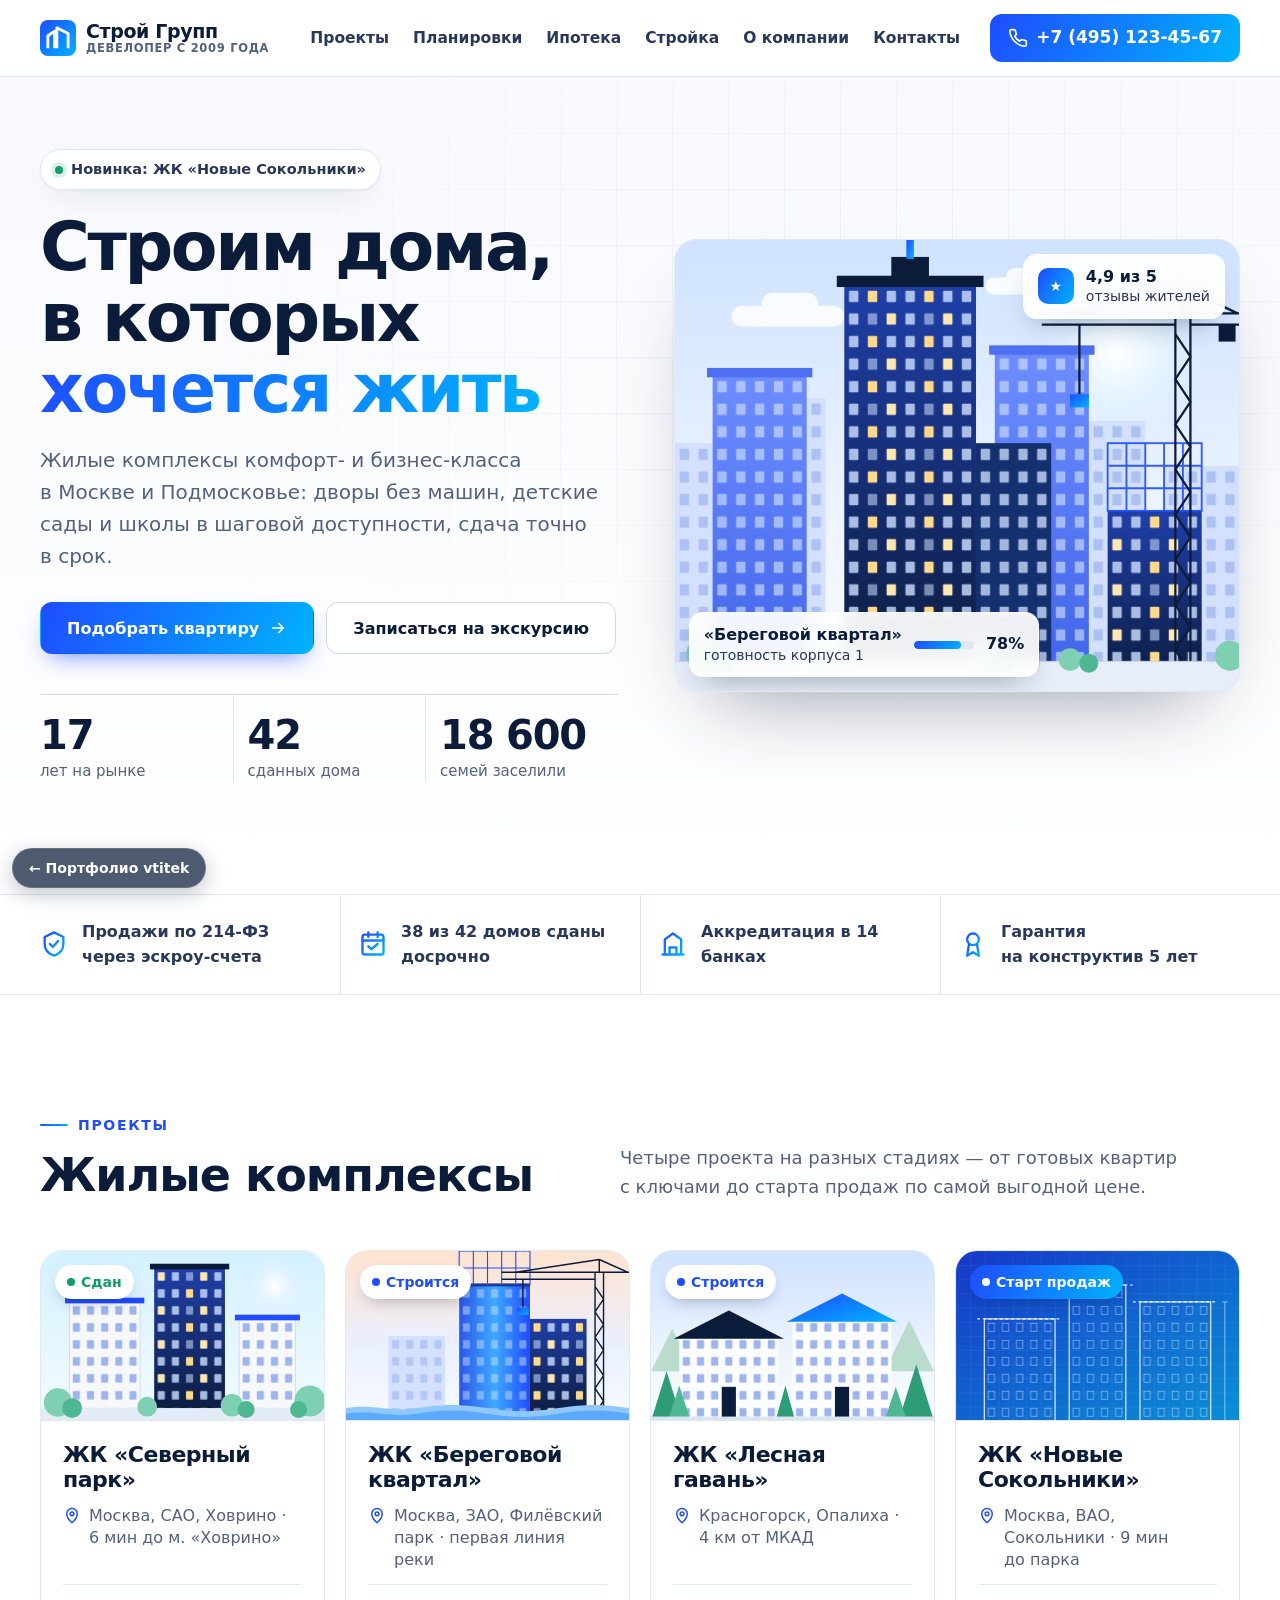
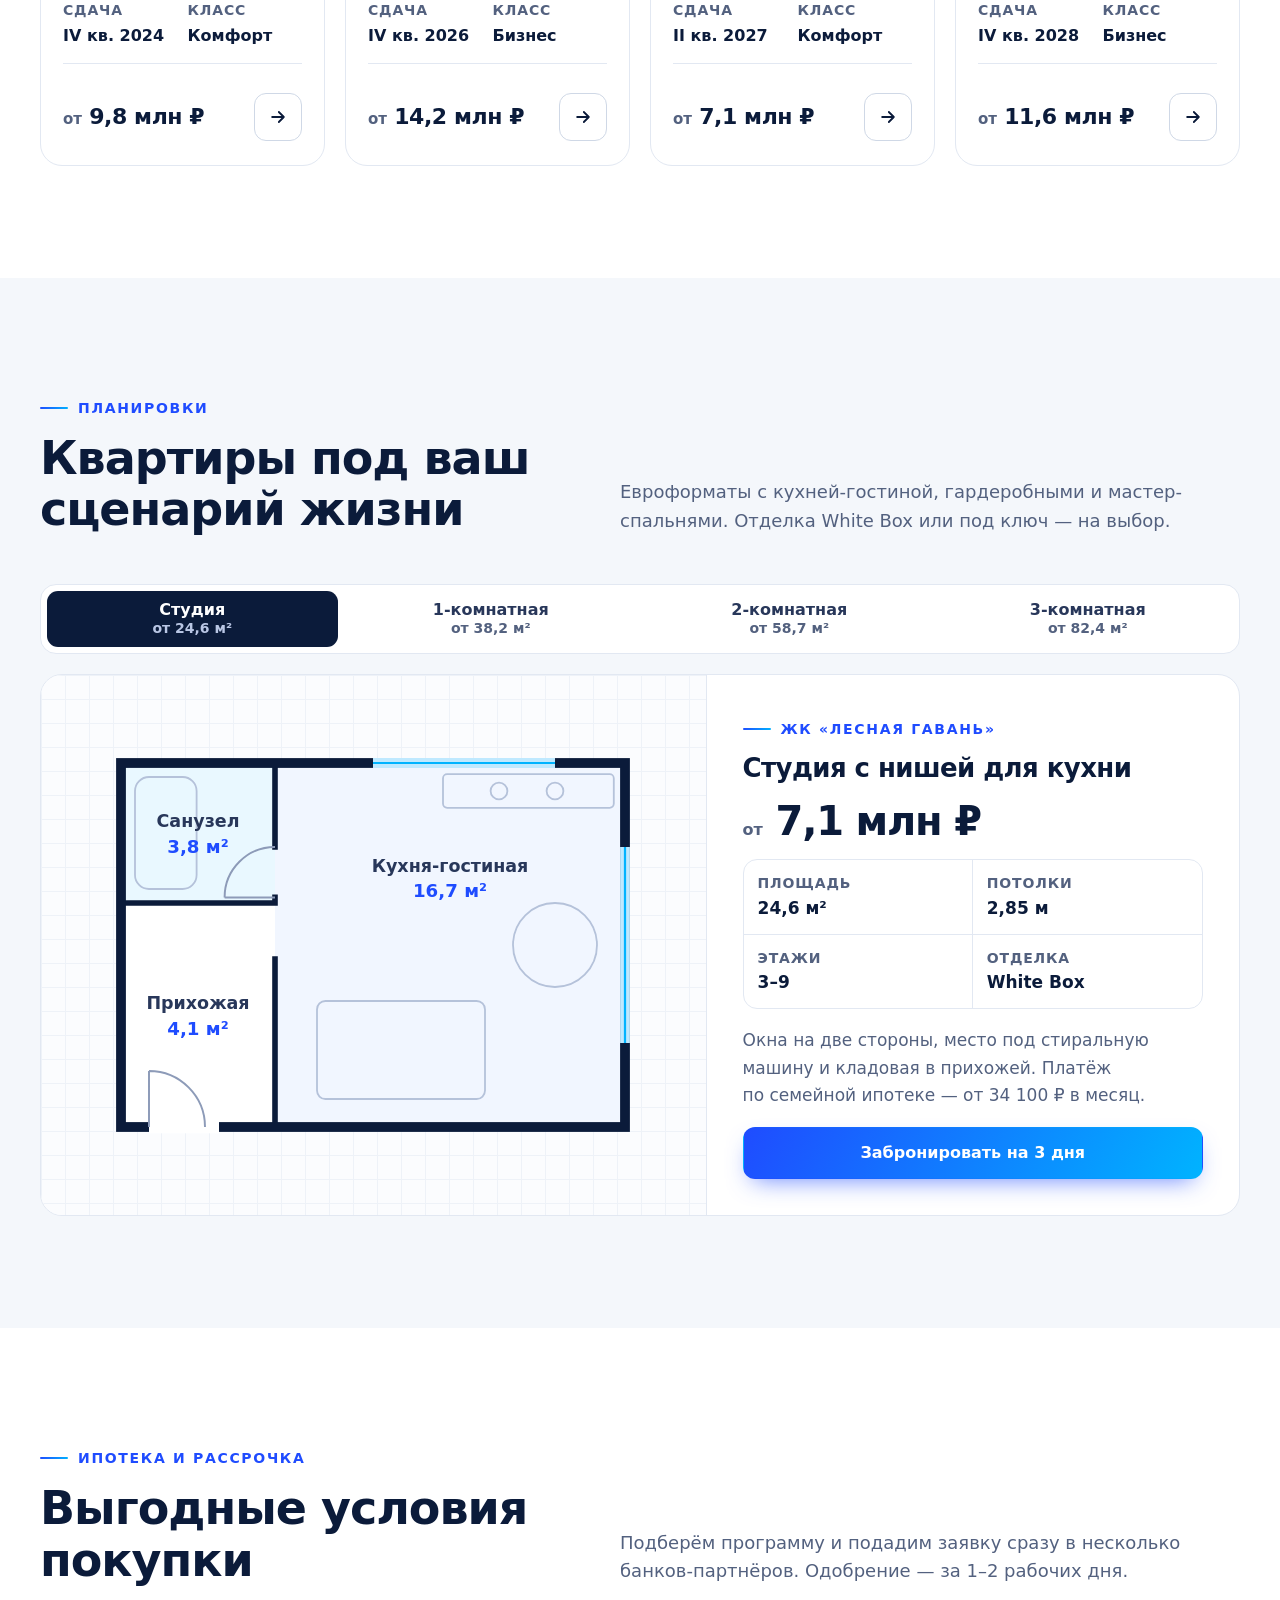
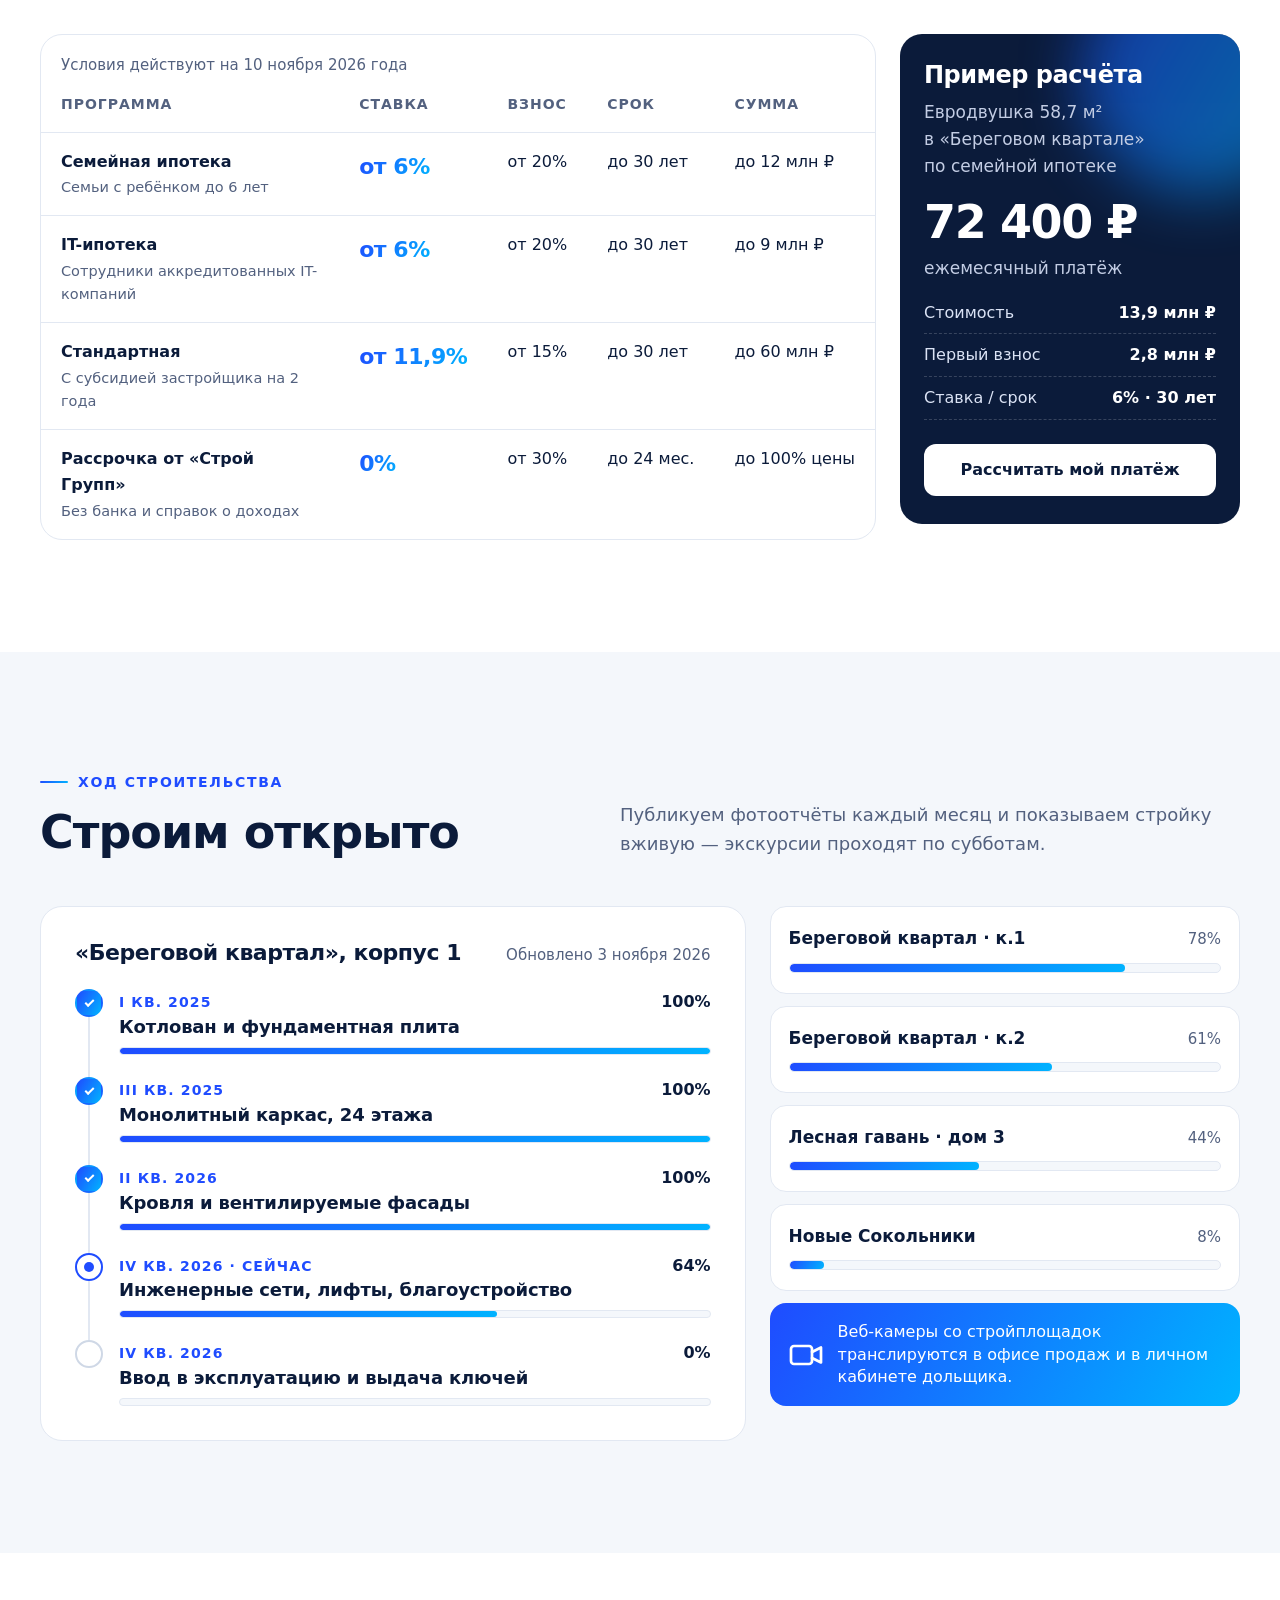
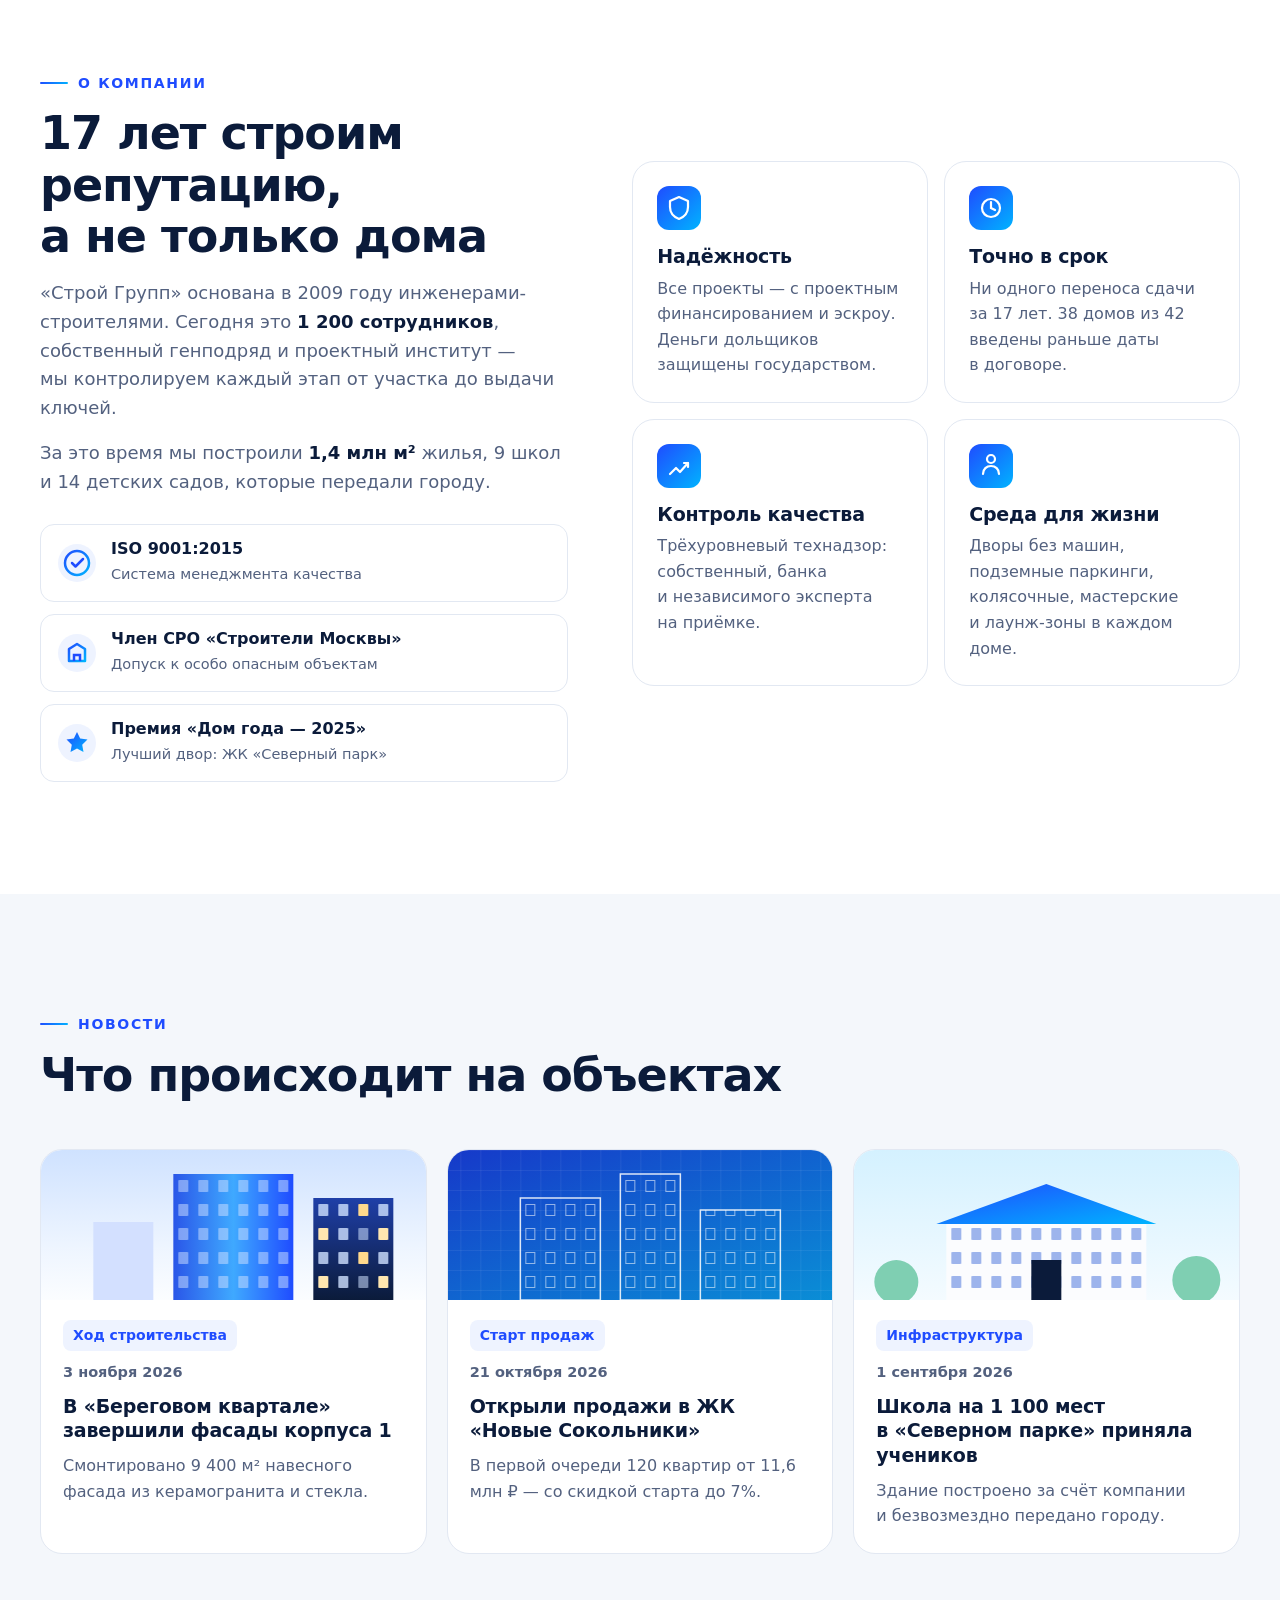
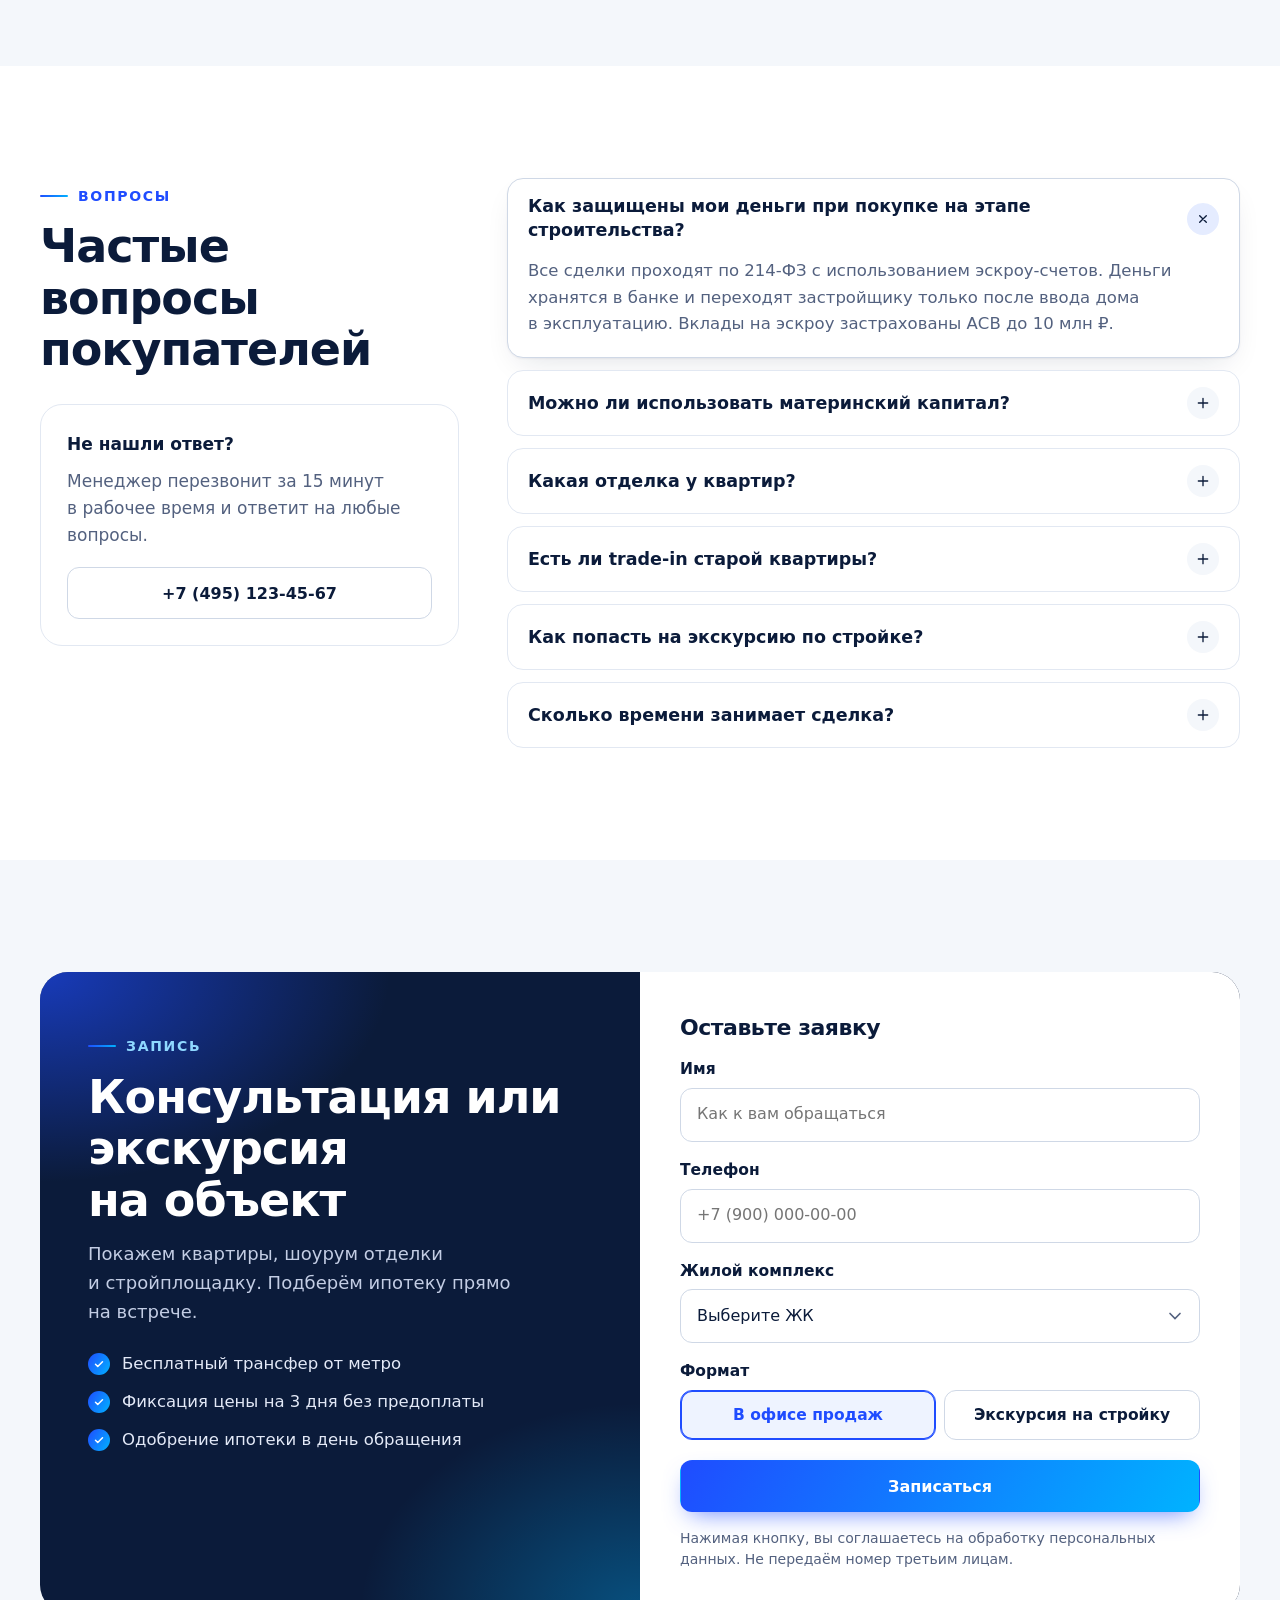
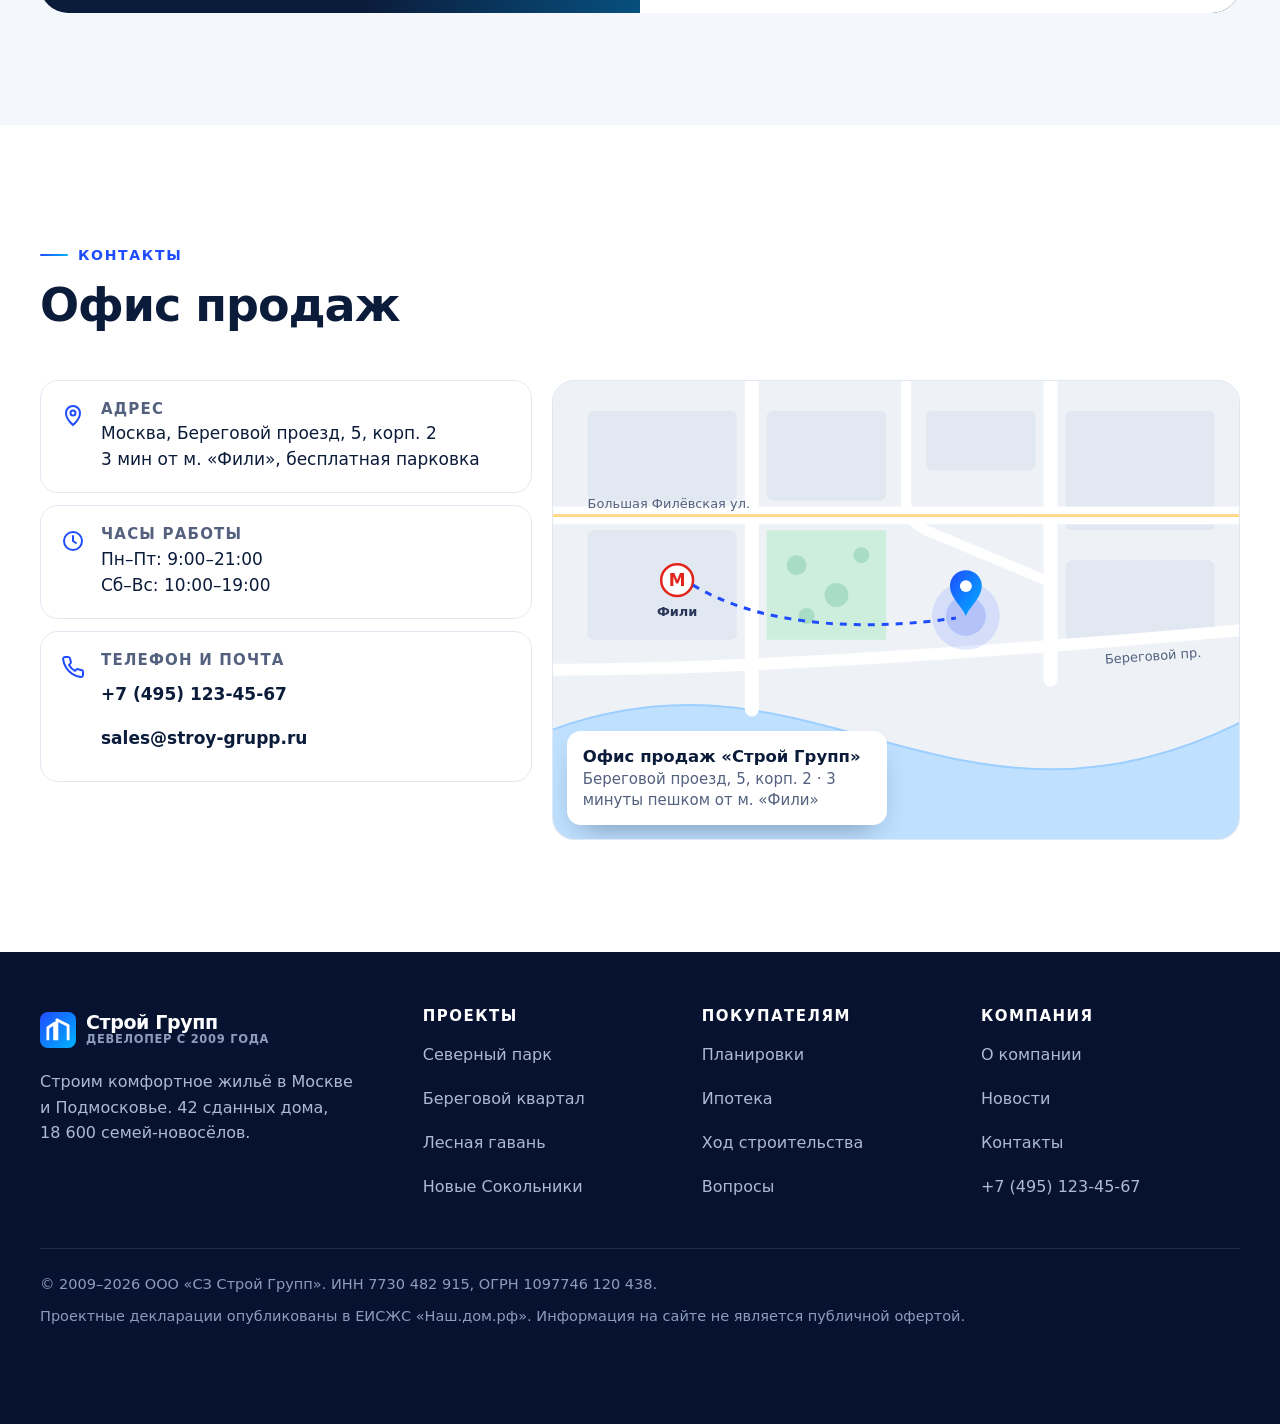
<file: works/stroy-grupp.html>
<!DOCTYPE html>
<html lang="ru">
<head>
<meta charset="utf-8">
<meta name="viewport" content="width=device-width, initial-scale=1">
<title>Строй Групп — застройщик жилых комплексов в Москве и Подмосковье</title>
<meta name="description" content="«Строй Групп» — застройщик комфорт- и бизнес-класса с 2009 года. 42 сданных дома, квартиры в ЖК Москвы и Красногорска от 7,1 млн ₽, семейная и IT-ипотека, рассрочка 0%.">
<meta name="theme-color" content="#1f4cff">
<link rel="icon" href="data:image/svg+xml,%3Csvg xmlns='http://www.w3.org/2000/svg' viewBox='0 0 64 64'%3E%3Cdefs%3E%3ClinearGradient id='g' x1='0' y1='0' x2='1' y2='1'%3E%3Cstop offset='0' stop-color='%231f4cff'/%3E%3Cstop offset='1' stop-color='%2300b3ff'/%3E%3C/linearGradient%3E%3C/defs%3E%3Crect width='64' height='64' rx='14' fill='url(%23g)'/%3E%3Cpath d='M14 50V28l12-8v30M30 50V14l20 10v26' fill='none' stroke='%23fff' stroke-width='5' stroke-linejoin='round'/%3E%3C/svg%3E">
<style>
:root{
--bg:#ffffff;
--bg-soft:#f4f7fb;
--ink:#0b1b3a;
--ink-2:#28375a;
--muted:#53617f;
--line:#e2e8f2;
--line-2:#cfd8e6;
--blue:#1f4cff;
--cyan:#00b3ff;
--grad:linear-gradient(120deg,#1f4cff 0%,#00b3ff 100%);
--green:#0f9d6b;
--amber:#b86a00;
--r:14px;
--r-lg:22px;
--s1:8px;--s2:16px;--s3:24px;--s4:32px;--s5:48px;--s6:72px;--s7:112px;
--wrap:1200px;
--pad:clamp(16px,4.4vw,32px);
--shadow:0 1px 2px rgba(11,27,58,.05),0 12px 32px -12px rgba(11,27,58,.14);
--font:system-ui,-apple-system,"Segoe UI",Roboto,Helvetica,Arial,sans-serif;
}
*,*::before,*::after{box-sizing:border-box}
html{scroll-behavior:smooth;scroll-padding-top:84px;-webkit-text-size-adjust:100%;text-size-adjust:100%}
body{margin:0;font-family:var(--font);font-size:17px;line-height:1.6;color:var(--ink);background:var(--bg);overflow-x:hidden;-webkit-font-smoothing:antialiased;text-rendering:optimizeLegibility}
img,svg{display:block;max-width:100%}
a{color:var(--blue);text-decoration-thickness:1px;text-underline-offset:3px}
h1,h2,h3,h4{margin:0;line-height:1.12;letter-spacing:-.022em;font-weight:750;color:var(--ink)}
p{margin:0}
ul{margin:0;padding:0;list-style:none}
:focus-visible{outline:3px solid var(--cyan);outline-offset:3px;border-radius:6px}
.wrap{width:100%;max-width:calc(var(--wrap) + 2*var(--pad));margin:0 auto;padding-left:max(var(--pad),env(safe-area-inset-left));padding-right:max(var(--pad),env(safe-area-inset-right))}
.sr{position:absolute!important;width:1px;height:1px;padding:0;margin:-1px;overflow:hidden;clip:rect(0 0 0 0);white-space:nowrap;border:0}
.defs{position:absolute;width:0;height:0;overflow:hidden}

.vt-back{position:fixed;left:max(12px,env(safe-area-inset-left));bottom:max(12px,env(safe-area-inset-bottom));z-index:9999;display:inline-flex;align-items:center;min-height:40px;padding:0 16px;border-radius:999px;background:rgba(11,27,58,.72);-webkit-backdrop-filter:blur(10px);backdrop-filter:blur(10px);color:#fff;font:600 14px/1 var(--font);text-decoration:none;box-shadow:0 6px 20px rgba(11,27,58,.25);border:1px solid rgba(255,255,255,.14)}
.vt-back:focus-visible{outline-color:#fff}

.btn{display:inline-flex;align-items:center;justify-content:center;gap:10px;min-height:52px;padding:0 26px;border-radius:12px;font:650 16px/1.2 var(--font);text-decoration:none;border:1px solid transparent;cursor:pointer;transition:transform .2s,box-shadow .2s,background-color .2s,color .2s;text-align:center}
.btn-primary{background:var(--grad);color:#fff;box-shadow:0 10px 24px -10px rgba(31,76,255,.7)}
.btn-ghost{background:#fff;color:var(--ink);border-color:var(--line-2)}
.btn svg{width:18px;height:18px;flex:none}
@media (hover:hover){
.btn-primary:hover{transform:translateY(-2px);box-shadow:0 16px 30px -12px rgba(31,76,255,.8)}
.btn-ghost:hover{border-color:var(--blue);color:var(--blue)}
}

.hdr{position:sticky;top:0;z-index:100;background:rgba(255,255,255,.86);-webkit-backdrop-filter:saturate(1.6) blur(14px);backdrop-filter:saturate(1.6) blur(14px);border-bottom:1px solid var(--line)}
.hdr .wrap{display:flex;align-items:center;gap:12px;height:68px}
.logo{flex:none;white-space:nowrap;display:inline-flex;align-items:center;gap:10px;color:var(--ink);text-decoration:none;font-weight:800;font-size:19px;letter-spacing:-.02em;min-height:44px;margin-right:auto}
.logo svg{width:36px;height:36px}
.logo small{display:block;font-size:11.5px;font-weight:600;color:var(--muted);letter-spacing:.06em;text-transform:uppercase;line-height:1.2}
.logo span{line-height:1.1}
#nav-toggle{position:absolute;opacity:0;width:1px;height:1px}
.burger{display:inline-flex;align-items:center;justify-content:center;width:48px;height:48px;border-radius:12px;border:1px solid var(--line-2);cursor:pointer;background:#fff;order:3}
.burger i,.burger i::before,.burger i::after{display:block;width:20px;height:2px;background:var(--ink);border-radius:2px;position:relative;transition:transform .25s,background-color .25s}
.burger i::before,.burger i::after{content:"";position:absolute;left:0}
.burger i::before{top:-6px}.burger i::after{top:6px}
#nav-toggle:checked ~ .burger i{background:transparent}
#nav-toggle:checked ~ .burger i::before{transform:translateY(6px) rotate(45deg)}
#nav-toggle:checked ~ .burger i::after{transform:translateY(-6px) rotate(-45deg)}
#nav-toggle:focus-visible ~ .burger{outline:3px solid var(--cyan);outline-offset:2px}
.menu{position:absolute;left:0;right:0;top:100%;background:#fff;border-bottom:1px solid var(--line);box-shadow:0 24px 40px -20px rgba(11,27,58,.25);padding:8px max(var(--pad),env(safe-area-inset-left)) 20px;display:none;max-height:calc(100vh - 68px);overflow-y:auto}
#nav-toggle:checked ~ .menu{display:block}
.menu a{display:flex;align-items:center;min-height:52px;color:var(--ink);text-decoration:none;font-weight:600;font-size:18px;border-bottom:1px solid var(--line)}
.menu a.menu-cta{margin-top:16px;border:0;justify-content:center;color:#fff;background:var(--grad);border-radius:12px}
.hdr-phone{display:inline-flex;align-items:center;justify-content:center;gap:8px;width:48px;height:48px;border-radius:12px;background:var(--grad);color:#fff;text-decoration:none;font-weight:700;order:2}
.hdr-phone svg{width:20px;height:20px;flex:none}
.hdr-phone span{display:none}
@media (min-width:1100px){
.hdr .wrap{height:76px;gap:20px}
.burger{display:none}
.menu{display:flex!important;position:static;padding:0;border:0;box-shadow:none;background:none;gap:4px;max-height:none;overflow:visible;order:1}
.menu a{white-space:nowrap;min-height:44px;padding:0 10px;border:0;font-size:15.5px;color:var(--ink-2);border-radius:10px}
.menu a.menu-cta{display:none}
}
@media (min-width:1280px){.hdr-phone{width:auto;padding:0 18px;white-space:nowrap}.hdr-phone span{display:inline}}
@media (min-width:1100px) and (hover:hover){.menu a:hover{background:var(--bg-soft);color:var(--blue)}}

section{padding:var(--s6) 0}
.soft{background:var(--bg-soft)}
.eyebrow{display:inline-flex;align-items:center;gap:10px;font-size:14px;font-weight:700;letter-spacing:.12em;text-transform:uppercase;color:var(--blue);margin-bottom:14px}
.eyebrow::before{content:"";width:28px;height:2px;background:var(--grad);border-radius:2px}
.h2{font-size:clamp(30px,4.6vw,46px)}
.sec-head{display:grid;gap:16px;margin-bottom:var(--s5)}
.sec-head p{color:var(--muted);max-width:620px;font-size:18px}
@media (min-width:900px){.sec-head{grid-template-columns:1fr auto;align-items:end;gap:32px}.sec-head p{justify-self:end;text-align:left}}

.hero{position:relative;padding:var(--s5) 0 var(--s6);overflow:hidden;background:linear-gradient(180deg,#f7f9fd 0%,#fff 100%)}
.hero::before{content:"";position:absolute;inset:0;background-image:linear-gradient(var(--line) 1px,transparent 1px),linear-gradient(90deg,var(--line) 1px,transparent 1px);background-size:56px 56px;-webkit-mask-image:radial-gradient(ellipse 80% 70% at 70% 30%,#000 10%,transparent 70%);mask-image:radial-gradient(ellipse 80% 70% at 70% 30%,#000 10%,transparent 70%);opacity:.7;pointer-events:none}
.hero .wrap{position:relative;display:grid;gap:var(--s5)}
.tag{display:inline-flex;align-items:center;gap:8px;padding:8px 14px;border-radius:999px;background:#fff;border:1px solid var(--line);font-size:14.5px;font-weight:600;color:var(--ink-2);box-shadow:var(--shadow)}
.tag b{width:8px;height:8px;border-radius:50%;background:var(--green);box-shadow:0 0 0 4px rgba(15,157,107,.15)}
.hero h1{font-size:clamp(36px,8.4vw,68px);margin:22px 0 20px;letter-spacing:-.035em;line-height:1.04}
.hero h1 em{font-style:normal;background:var(--grad);-webkit-background-clip:text;background-clip:text;color:transparent}
.lead{font-size:clamp(17px,2.2vw,20px);color:var(--muted);max-width:560px}
.hero-cta{display:flex;flex-wrap:wrap;gap:12px;margin-top:30px}
.hero-cta .btn{flex:1 1 220px}
@media (min-width:560px){.hero-cta .btn{flex:0 0 auto}}
.stats{display:grid;grid-template-columns:repeat(3,1fr);margin-top:40px;border-top:1px solid var(--line-2)}
.stats div{padding:18px 10px 0 0}
.stats div+div{padding-left:14px;border-left:1px solid var(--line)}
.stats b{display:block;font-size:clamp(28px,5vw,40px);font-weight:800;letter-spacing:-.03em;line-height:1.1}
.stats span{display:block;font-size:15px;color:var(--muted);line-height:1.35;margin-top:4px}
.hero-art{position:relative;border-radius:var(--r-lg);overflow:hidden;border:1px solid var(--line);box-shadow:0 40px 80px -40px rgba(11,27,58,.45);background:#eaf2ff}
.hero-art svg{width:100%;height:auto}
.float{position:absolute;display:flex;align-items:center;gap:12px;background:rgba(255,255,255,.92);-webkit-backdrop-filter:blur(8px);backdrop-filter:blur(8px);border:1px solid rgba(255,255,255,.8);border-radius:14px;padding:12px 14px;box-shadow:0 14px 30px -14px rgba(11,27,58,.4);font-size:14px;line-height:1.3;color:var(--ink-2)}
.float b{display:block;color:var(--ink);font-size:16px}
.float-1{left:14px;bottom:14px;right:14px}
.float-1 .meter{flex:1;height:8px;border-radius:8px;background:var(--line);overflow:hidden;min-width:60px}
.float-1 .meter i{display:block;height:100%;width:78%;background:var(--grad);border-radius:8px}
.float-2{right:14px;top:14px;display:none}
.float-2 .ico{width:36px;height:36px;border-radius:10px;background:var(--grad);display:grid;place-items:center;color:#fff;font-weight:800}
@media (min-width:560px){.float-1{right:auto;min-width:330px}.float-2{display:flex}}
@media (min-width:980px){
.hero{padding:var(--s6) 0 var(--s7)}
.hero .wrap{grid-template-columns:1.02fr 1fr;align-items:center;gap:56px}
}

.trust{border-top:1px solid var(--line);border-bottom:1px solid var(--line);background:#fff;padding:0}
.trust ul{display:grid;grid-template-columns:1fr;gap:0}
.trust li{display:flex;align-items:center;gap:14px;padding:18px 0;font-size:16px;color:var(--ink-2);font-weight:550}
.trust li+li{border-top:1px solid var(--line)}
.trust svg{width:28px;height:28px;flex:none}
@media (min-width:760px){.trust ul{grid-template-columns:repeat(4,1fr)}.trust li{padding:24px 18px}.trust li+li{border-top:0;border-left:1px solid var(--line)}.trust li:first-child{padding-left:0}}

.cards{display:grid;gap:20px}
@media (min-width:640px){.cards{grid-template-columns:repeat(2,1fr)}}
@media (min-width:1140px){.cards{grid-template-columns:repeat(4,1fr)}}
.card{position:relative;display:flex;flex-direction:column;background:#fff;border:1px solid var(--line);border-radius:var(--r-lg);overflow:hidden;transition:transform .25s,box-shadow .25s}
.card-art{position:relative;aspect-ratio:5/3;background:#eaf2ff;border-bottom:1px solid var(--line)}
.card-art svg{width:100%;height:100%}
.badge{position:absolute;left:14px;top:14px;display:inline-flex;align-items:center;gap:6px;padding:6px 12px;border-radius:999px;font-size:14px;font-weight:700;background:#fff;color:var(--ink);box-shadow:0 6px 16px -6px rgba(11,27,58,.35)}
.badge::before{content:"";width:8px;height:8px;border-radius:50%;background:currentColor}
.b-done{color:var(--green)}
.b-build{color:var(--blue)}
.b-start{color:#fff;background:var(--grad)}
.card-body{display:flex;flex-direction:column;gap:12px;padding:22px 22px 24px;flex:1}
.card h3{font-size:22px}
.loc{display:flex;gap:8px;align-items:flex-start;color:var(--muted);font-size:16px;line-height:1.4}
.loc svg{width:18px;height:18px;flex:none;margin-top:2px;color:var(--blue)}
.meta{display:grid;grid-template-columns:1fr 1fr;gap:10px;padding:14px 0;border-top:1px solid var(--line);border-bottom:1px solid var(--line);margin-top:auto}
.meta dt{font-size:14px;color:var(--muted);text-transform:uppercase;letter-spacing:.06em;font-weight:600}
.meta dd{margin:2px 0 0;font-weight:650;font-size:16px}
.price-row{display:flex;align-items:center;justify-content:space-between;gap:12px}
.price{font-size:22px;font-weight:800;letter-spacing:-.02em}
.price small{font-size:15px;color:var(--muted);font-weight:600;letter-spacing:0}
.arrow{display:inline-flex;align-items:center;justify-content:center;width:48px;height:48px;border-radius:12px;border:1px solid var(--line-2);color:var(--ink);text-decoration:none;flex:none;transition:background-color .2s,color .2s,border-color .2s}
.arrow svg{width:20px;height:20px}
.arrow::after{content:"";position:absolute;inset:0}
@media (hover:hover){
.card:hover{transform:translateY(-4px);box-shadow:var(--shadow)}
.card:hover .arrow{background:var(--grad);color:#fff;border-color:transparent}
}

.tabs-wrap{position:relative}
.tabs-wrap > input{position:absolute;opacity:0;width:1px;height:1px}
.tablist{display:grid;grid-template-columns:repeat(2,1fr);gap:8px;padding:6px;background:#fff;border:1px solid var(--line);border-radius:16px;margin-bottom:20px}
.tablist label{display:flex;align-items:center;justify-content:center;flex-direction:column;min-height:56px;padding:8px 10px;border-radius:11px;cursor:pointer;font-weight:650;font-size:16px;color:var(--ink-2);text-align:center;line-height:1.25;transition:background-color .2s,color .2s}
.tablist label small{font-size:14px;font-weight:550;color:var(--muted)}
@media (min-width:760px){.tablist{grid-template-columns:repeat(4,1fr)}}
@media (hover:hover){.tablist label:hover{background:var(--bg-soft)}}
#t1:checked ~ .tablist label[for=t1],#t2:checked ~ .tablist label[for=t2],#t3:checked ~ .tablist label[for=t3],#t4:checked ~ .tablist label[for=t4]{background:var(--ink);color:#fff}
#t1:checked ~ .tablist label[for=t1] small,#t2:checked ~ .tablist label[for=t2] small,#t3:checked ~ .tablist label[for=t3] small,#t4:checked ~ .tablist label[for=t4] small{color:#b9c6e4}
#t1:focus-visible ~ .tablist label[for=t1],#t2:focus-visible ~ .tablist label[for=t2],#t3:focus-visible ~ .tablist label[for=t3],#t4:focus-visible ~ .tablist label[for=t4]{outline:3px solid var(--cyan);outline-offset:2px}
.panel{display:none;background:#fff;border:1px solid var(--line);border-radius:var(--r-lg);overflow:hidden}
#t1:checked ~ .panels .p1,#t2:checked ~ .panels .p2,#t3:checked ~ .panels .p3,#t4:checked ~ .panels .p4{display:grid;animation:fade .35s ease}
@keyframes fade{from{opacity:0;transform:translateY(8px)}to{opacity:1;transform:none}}
.plan{padding:20px;border-bottom:1px solid var(--line)}
.plan{background:#fbfcfe;background-image:linear-gradient(#eef2f8 1px,transparent 1px),linear-gradient(90deg,#eef2f8 1px,transparent 1px);background-size:24px 24px}
.plan svg{width:100%;height:auto;max-width:560px;margin:0 auto}
.wall{fill:none;stroke:var(--ink);stroke-width:7;stroke-linecap:square}
.iw{fill:none;stroke:var(--ink);stroke-width:4;stroke-linecap:square}
.win{stroke:#bfe9ff;stroke-width:7}
.win2{stroke:var(--cyan);stroke-width:1.6}
.door{fill:none;stroke:#8d9bb8;stroke-width:1.4}
.rm{font:600 12.5px var(--font);fill:var(--ink-2)}
.ar{font:800 13px var(--font);fill:var(--blue)}
.fz{fill:#f1f6ff}
.fz2{fill:#e9f8ff}
.fx{fill:#fff}
.furn{fill:none;stroke:#b5c2da;stroke-width:1.3}
@media (max-width:600px){.rm,.ar{font-size:13.5px}}
.p-info{padding:24px 22px 26px;display:flex;flex-direction:column;gap:18px}
.p-info h3{font-size:26px}
.p-info .big{font-size:clamp(30px,5vw,40px);font-weight:800;letter-spacing:-.03em;line-height:1}
.p-info .big small{font-size:16px;color:var(--muted);font-weight:600;letter-spacing:0}
.specs{display:grid;grid-template-columns:1fr 1fr;border:1px solid var(--line);border-radius:14px;overflow:hidden}
.specs div{padding:12px 14px;border-bottom:1px solid var(--line)}
.specs div:nth-child(odd){border-right:1px solid var(--line)}
.specs div:nth-last-child(-n+2){border-bottom:0}
.specs span{display:block;font-size:14px;color:var(--muted);text-transform:uppercase;letter-spacing:.06em;font-weight:600}
.specs b{font-size:17px}
.p-info p{color:var(--muted)}
.p-info .big{color:var(--ink)}
@media (min-width:900px){
#t1:checked ~ .panels .p1,#t2:checked ~ .panels .p2,#t3:checked ~ .panels .p3,#t4:checked ~ .panels .p4{grid-template-columns:1.25fr 1fr}
.plan{border-bottom:0;border-right:1px solid var(--line);padding:36px;display:flex;align-items:center}
.p-info{padding:36px}
}

.mort{display:grid;gap:24px}
.mort>*,.prog>*,.about>*,.faq-grid>*,.contacts>*,.hero .wrap>*{min-width:0}
.tscroll{overflow-x:auto;-webkit-overflow-scrolling:touch;border:1px solid var(--line);border-radius:var(--r-lg);background:#fff;scrollbar-width:thin}
table{width:100%;min-width:720px;border-collapse:collapse;font-size:16px}
caption{text-align:left;padding:18px 20px 0;color:var(--muted);font-size:15px}
th,td{padding:16px 20px;text-align:left;border-bottom:1px solid var(--line);vertical-align:top}
thead th{font-size:14px;text-transform:uppercase;letter-spacing:.07em;color:var(--muted);font-weight:700;white-space:nowrap}
tbody tr:last-child th,tbody tr:last-child td{border-bottom:0}
tbody th{font-weight:700;color:var(--ink)}
td{white-space:nowrap}
tbody th small{display:block;font-weight:500;color:var(--muted);font-size:14.5px;margin-top:2px}
.rate{font-size:22px;font-weight:800;letter-spacing:-.02em;white-space:nowrap;background:var(--grad);-webkit-background-clip:text;background-clip:text;color:transparent}
.hint{display:flex;align-items:center;gap:8px;font-size:14.5px;color:var(--muted);margin-top:10px}
@media (min-width:900px){.hint{display:none}}
.calc{border-radius:var(--r-lg);padding:28px 24px;background:var(--ink);color:#fff;position:relative;overflow:hidden}
.calc::after{content:"";position:absolute;right:-80px;top:-80px;width:240px;height:240px;border-radius:50%;background:var(--grad);opacity:.55;filter:blur(30px)}
.calc > *{position:relative;z-index:1}
.calc h3{color:#fff;font-size:24px}
.calc p{color:#c3cde4;margin-top:10px}
.calc .pay{color:#fff;font-size:clamp(34px,6vw,46px);font-weight:800;letter-spacing:-.03em;margin:18px 0 4px;line-height:1}
.calc ul{margin:18px 0 24px;display:grid;gap:8px;color:#dbe3f5;font-size:16px}
.calc li{display:flex;justify-content:space-between;gap:12px;border-bottom:1px dashed rgba(255,255,255,.18);padding-bottom:8px}
.calc li b{color:#fff}
.calc .btn{width:100%;background:#fff;color:var(--ink)}
@media (min-width:1000px){.mort{grid-template-columns:1fr 340px;align-items:start}}

.prog{display:grid;gap:24px}
.tl{position:relative;background:#fff;border:1px solid var(--line);border-radius:var(--r-lg);padding:26px 22px}
.tl-head{display:flex;flex-wrap:wrap;justify-content:space-between;gap:10px 20px;align-items:baseline;margin-bottom:22px}
.tl-head h3{font-size:22px}
.tl-head span{font-size:15px;color:var(--muted)}
.steps{position:relative;display:grid;gap:0}
.step{position:relative;display:grid;grid-template-columns:28px 1fr;gap:16px;padding-bottom:22px}
.step:last-child{padding-bottom:0}
.step::before{content:"";position:absolute;left:13px;top:28px;bottom:0;width:2px;background:var(--line)}
.step:last-child::before{display:none}
.dot{width:28px;height:28px;border-radius:50%;border:2px solid var(--line-2);background:#fff;display:grid;place-items:center;position:relative;z-index:1}
.done .dot{background:var(--grad);border-color:transparent}
.done .dot::after{content:"";width:9px;height:5px;border-left:2px solid #fff;border-bottom:2px solid #fff;transform:rotate(-45deg) translate(1px,-1px)}
.now .dot{border-color:var(--blue)}
.now .dot::after{content:"";width:10px;height:10px;border-radius:50%;background:var(--blue);animation:pulse 1.8s infinite}
@keyframes pulse{0%{box-shadow:0 0 0 0 rgba(31,76,255,.5)}100%{box-shadow:0 0 0 10px rgba(31,76,255,0)}}
.step-top{display:flex;justify-content:space-between;gap:12px;align-items:baseline;flex-wrap:wrap}
.q{font-size:14px;font-weight:700;color:var(--blue);text-transform:uppercase;letter-spacing:.08em}
.step h4{font-size:18px;margin:2px 0 10px;letter-spacing:-.01em}
.pct{font-weight:800;font-size:16px}
.bar{height:8px;border-radius:8px;background:var(--bg-soft);border:1px solid var(--line);overflow:hidden}
.bar i{display:block;height:100%;width:var(--p);background:var(--grad);border-radius:8px;animation:grow 1.4s cubic-bezier(.2,.7,.2,1) both}
@keyframes grow{from{width:0}}
.objs{display:grid;gap:12px;align-content:start}
.obj{background:#fff;border:1px solid var(--line);border-radius:16px;padding:18px 18px 20px}
.obj-top{display:flex;justify-content:space-between;gap:12px;margin-bottom:10px;align-items:baseline}
.obj b{font-size:17px}
.obj span{font-size:15px;color:var(--muted)}
.obj .bar{height:10px}
.cam{display:flex;gap:14px;align-items:center;background:var(--grad);color:#fff;border-radius:16px;padding:18px;font-size:16px;line-height:1.4}
.cam svg{width:36px;height:36px;flex:none}
@media (min-width:1000px){.prog{grid-template-columns:1.5fr 1fr}.tl{padding:34px}}

.about{display:grid;gap:var(--s5)}
.values{display:grid;gap:16px}
@media (min-width:640px){.values{grid-template-columns:1fr 1fr}}
.val{padding:24px;border:1px solid var(--line);border-radius:var(--r-lg);background:#fff}
.val svg{width:44px;height:44px;margin-bottom:16px}
.val h3{font-size:19px;margin-bottom:8px;letter-spacing:-.01em}
.val p{color:var(--muted);font-size:16px}
.about-text p{color:var(--muted);font-size:18px;margin-top:16px}
.about-text p strong{color:var(--ink)}
.certs{display:grid;gap:12px;margin-top:28px}
.cert{display:flex;gap:14px;align-items:center;padding:14px 16px;border-radius:14px;background:#fff;border:1px solid var(--line)}
.cert svg{width:40px;height:40px;flex:none}
.cert b{display:block;font-size:16px;line-height:1.3}
.cert span{font-size:14.5px;color:var(--muted)}
@media (min-width:1000px){.about{grid-template-columns:1fr 1.15fr;align-items:center;gap:64px}}

.news{display:grid;gap:20px}
@media (min-width:760px){.news{grid-template-columns:repeat(3,1fr)}}
.post{position:relative;display:flex;flex-direction:column;border:1px solid var(--line);border-radius:var(--r-lg);overflow:hidden;background:#fff;transition:box-shadow .25s,transform .25s}
.post-art{height:150px;position:relative;overflow:hidden}
.post-art svg{width:100%;height:100%}
.post-body{padding:20px 22px 24px;display:flex;flex-direction:column;gap:10px;flex:1}
.post time{font-size:14.5px;color:var(--muted);font-weight:600}
.post h3{font-size:19px;line-height:1.3;letter-spacing:-.01em}
.post h3 a{color:var(--ink);text-decoration:none}
.post h3 a::after{content:"";position:absolute;inset:0}
.post p{color:var(--muted);font-size:16px}
.chip{align-self:flex-start;font-size:14px;font-weight:700;padding:4px 10px;border-radius:8px;background:#eef3ff;color:var(--blue)}
@media (hover:hover){.post:hover{box-shadow:var(--shadow);transform:translateY(-3px)}.post:hover h3 a{color:var(--blue)}}

.faq{display:grid;gap:12px;max-width:900px}
details{border:1px solid var(--line);border-radius:16px;background:#fff;transition:border-color .2s}
details[open]{border-color:var(--line-2);box-shadow:var(--shadow)}
summary{display:flex;align-items:center;justify-content:space-between;gap:16px;min-height:60px;padding:16px 20px;cursor:pointer;font-weight:650;font-size:17.5px;list-style:none;line-height:1.35}
summary::-webkit-details-marker{display:none}
summary::after{content:"";flex:none;width:32px;height:32px;border-radius:50%;background:var(--bg-soft) url("data:image/svg+xml,%3Csvg xmlns='http://www.w3.org/2000/svg' viewBox='0 0 24 24'%3E%3Cpath d='M12 5v14M5 12h14' stroke='%230b1b3a' stroke-width='2' stroke-linecap='round'/%3E%3C/svg%3E") center/16px no-repeat;transition:transform .25s}
details[open] summary::after{transform:rotate(45deg);background-color:#e5ecff}
details p{padding:0 20px 20px;color:var(--muted);font-size:16.5px}
.faq-grid{display:grid;gap:var(--s5)}
@media (min-width:1000px){.faq-grid{grid-template-columns:.8fr 1.4fr}}
.faq-aside{padding:26px;border-radius:var(--r-lg);border:1px solid var(--line);background:#fff;align-self:start}
.faq-aside p{color:var(--muted);margin:10px 0 18px}
.faq-aside .btn{width:100%}

.book{position:relative;border-radius:28px;overflow:hidden;background:var(--ink);color:#fff;display:grid}
.book-side{position:relative;padding:36px 24px;overflow:hidden}
.book-side::before{content:"";position:absolute;inset:0;background:radial-gradient(500px 300px at 0% 0%,rgba(31,76,255,.65),transparent 70%),radial-gradient(400px 300px at 100% 100%,rgba(0,179,255,.35),transparent 70%)}
.book-side > *{position:relative}
.book-side .eyebrow{color:#8fd8ff}
.book-side h2{color:#fff}
.book-side p{color:#c3cde4;margin-top:14px;font-size:18px}
.book-side ul{margin-top:24px;display:grid;gap:12px}
.book-side li{display:flex;gap:12px;align-items:flex-start;color:#e3e9f7;font-size:16.5px}
.book-side li::before{content:"";flex:none;width:22px;height:22px;margin-top:2px;border-radius:50%;background:url("data:image/svg+xml,%3Csvg xmlns='http://www.w3.org/2000/svg' viewBox='0 0 24 24'%3E%3Cpath d='M5 12.5l4.5 4.5L19 7.5' fill='none' stroke='%23fff' stroke-width='3' stroke-linecap='round' stroke-linejoin='round'/%3E%3C/svg%3E") center/12px 12px no-repeat,linear-gradient(120deg,#1f4cff,#00b3ff)}
.form{background:#fff;color:var(--ink);padding:28px 22px 30px;display:grid;gap:16px;align-content:start}
.form h3{font-size:22px}
.field{display:grid;gap:6px}
.field label{font-weight:650;font-size:15.5px}
.field input,.field select{width:100%;min-height:54px;padding:12px 16px;border:1px solid var(--line-2);border-radius:12px;background:#fff;font:16px/1.3 var(--font);color:var(--ink);transition:border-color .2s,box-shadow .2s;-webkit-appearance:none;appearance:none}
.field select{background:#fff url("data:image/svg+xml,%3Csvg xmlns='http://www.w3.org/2000/svg' viewBox='0 0 24 24'%3E%3Cpath d='M6 9l6 6 6-6' fill='none' stroke='%2353617f' stroke-width='2' stroke-linecap='round'/%3E%3C/svg%3E") right 14px center/20px no-repeat;padding-right:44px}
.field input:focus,.field select:focus{outline:0;border-color:var(--blue);box-shadow:0 0 0 4px rgba(31,76,255,.15)}
.field input:not(:placeholder-shown):invalid{border-color:#d33a3a}
.seg{display:grid;grid-template-columns:1fr 1fr;gap:8px;border:0;padding:0;margin:0}
.seg legend{font-weight:650;font-size:15.5px;margin-bottom:6px;padding:0}
.seg input{position:absolute;opacity:0;width:1px;height:1px}
.seg label{display:flex;align-items:center;justify-content:center;min-height:50px;border:1px solid var(--line-2);border-radius:12px;font-weight:600;font-size:15.5px;cursor:pointer;text-align:center;padding:6px 10px;line-height:1.25}
.seg input:checked + label{border-color:var(--blue);background:#eef3ff;color:var(--blue);box-shadow:inset 0 0 0 1px var(--blue)}
.seg input:focus-visible + label{outline:3px solid var(--cyan);outline-offset:2px}
.form .btn{width:100%;margin-top:4px}
.consent{font-size:14px;color:var(--muted);line-height:1.45}
#thanks{display:none;grid-column:1/-1;padding:28px 24px;background:linear-gradient(120deg,#0f9d6b,#12b886);color:#fff;align-items:center;gap:16px;scroll-margin-top:90px}
#thanks:target{display:flex;flex-wrap:wrap}
#thanks svg{width:48px;height:48px;flex:none}
#thanks div{flex:1 1 220px}
#thanks b{font-size:20px;display:block}
#thanks p{color:#e5fff4;margin-top:4px}
#thanks a{display:inline-flex;align-items:center;min-height:44px;padding:0 18px;border-radius:10px;background:rgba(255,255,255,.18);color:#fff;text-decoration:none;font-weight:650}
@media (min-width:900px){.book{grid-template-columns:1fr 1fr}.book-side{padding:56px 48px}.form{padding:44px 40px}}

.contacts{display:grid;gap:20px}
.c-list{display:grid;gap:12px;align-content:start}
.c-item{display:flex;gap:16px;padding:20px;border:1px solid var(--line);border-radius:18px;background:#fff}
.c-item svg{width:24px;height:24px;flex:none;margin-top:3px;color:var(--blue)}
.c-item h3{font-size:15px;text-transform:uppercase;letter-spacing:.08em;color:var(--muted);font-weight:700;margin-bottom:4px}
.c-item p{font-size:17px;color:var(--ink);line-height:1.5}
.c-item a{color:var(--ink);font-weight:700;text-decoration:none;display:inline-flex;align-items:center;min-height:44px}
.map{position:relative;border-radius:var(--r-lg);overflow:hidden;border:1px solid var(--line);min-height:300px;background:#eef2f7}
.map svg{width:100%;height:100%;position:absolute;inset:0}
.map-card{position:absolute;left:14px;right:14px;bottom:14px;background:#fff;border-radius:14px;padding:14px 16px;box-shadow:0 14px 30px -14px rgba(11,27,58,.45);font-size:15px;color:var(--muted);line-height:1.4}
.map-card b{display:block;color:var(--ink);font-size:16.5px}
@media (min-width:560px){.map-card{right:auto;max-width:320px}}
@media (min-width:900px){.contacts{grid-template-columns:1fr 1.4fr}.map{min-height:460px}}

.ftr{background:#071230;color:#aeb9d3;padding:56px 0 calc(96px + env(safe-area-inset-bottom));font-size:16px}
.ftr .logo{color:#fff}
.ftr .logo small{color:#8d9bbd}
.f-grid{display:grid;gap:32px 20px;grid-template-columns:1fr 1fr}
.f-grid>div:first-child{grid-column:1/-1}
.f-grid p{margin-top:14px;max-width:340px}
.f-col h4{color:#fff;font-size:15px;text-transform:uppercase;letter-spacing:.1em;margin-bottom:8px}
.f-col a{display:flex;align-items:center;min-height:44px;color:#aeb9d3;text-decoration:none}
@media (hover:hover){.f-col a:hover{color:#fff}}
.f-legal{margin-top:40px;padding-top:24px;border-top:1px solid rgba(255,255,255,.1);font-size:14.5px;line-height:1.6;color:#8d9bbd;display:grid;gap:8px}
@media (min-width:760px){.f-grid{grid-template-columns:1.4fr repeat(3,1fr)}.f-grid>div:first-child{grid-column:auto}}

@media (min-width:900px){section{padding:var(--s7) 0}.trust{padding:0}}

@media (prefers-reduced-motion:reduce){
html{scroll-behavior:auto}
*,*::before,*::after{animation:none!important;transition:none!important}
}
</style>
</head>
<body>
<a class="vt-back" href="../index.html#works">← Портфолио vtitek</a>

<svg class="defs" aria-hidden="true" focusable="false">
<defs>
<linearGradient id="gBrand" x1="0" y1="0" x2="1" y2="1"><stop offset="0" stop-color="#1f4cff"/><stop offset="1" stop-color="#00b3ff"/></linearGradient>
<linearGradient id="gSky" x1="0" y1="0" x2="0" y2="1"><stop offset="0" stop-color="#cfe2ff"/><stop offset=".65" stop-color="#eef5ff"/><stop offset="1" stop-color="#fbfdff"/></linearGradient>
<linearGradient id="gSky2" x1="0" y1="0" x2="0" y2="1"><stop offset="0" stop-color="#ffe3cf"/><stop offset=".55" stop-color="#eaf0ff"/><stop offset="1" stop-color="#f7faff"/></linearGradient>
<linearGradient id="gSky3" x1="0" y1="0" x2="0" y2="1"><stop offset="0" stop-color="#d4f1ff"/><stop offset="1" stop-color="#f4fbff"/></linearGradient>
<linearGradient id="gPrint" x1="0" y1="0" x2="1" y2="1"><stop offset="0" stop-color="#1638c9"/><stop offset="1" stop-color="#0a8fd6"/></linearGradient>
<linearGradient id="gFront" x1="0" y1="0" x2="0" y2="1"><stop offset="0" stop-color="#1f3fa8"/><stop offset="1" stop-color="#0b1b3a"/></linearGradient>
<linearGradient id="gMid" x1="0" y1="0" x2="0" y2="1"><stop offset="0" stop-color="#6d8cff"/><stop offset="1" stop-color="#3f63e8"/></linearGradient>
<linearGradient id="gGlass" x1="0" y1="0" x2="1" y2="0"><stop offset="0" stop-color="#2a56e8"/><stop offset=".5" stop-color="#3fa9ff"/><stop offset="1" stop-color="#1f4cff"/></linearGradient>
<radialGradient id="gSun" cx=".5" cy=".5" r=".5"><stop offset="0" stop-color="#fff"/><stop offset=".55" stop-color="#e3f3ff"/><stop offset="1" stop-color="#e3f3ff" stop-opacity="0"/></radialGradient>
<pattern id="wl" width="20" height="24" patternUnits="userSpaceOnUse"><rect x="5" y="6" width="10" height="12" rx="1" fill="#cfe1ff" fill-opacity=".85"/></pattern>
<pattern id="wl2" width="60" height="48" patternUnits="userSpaceOnUse"><rect x="5" y="6" width="10" height="12" rx="1" fill="#cfe1ff" fill-opacity=".8"/><rect x="25" y="6" width="10" height="12" rx="1" fill="#ffd98c"/><rect x="45" y="6" width="10" height="12" rx="1" fill="#cfe1ff" fill-opacity=".8"/><rect x="5" y="30" width="10" height="12" rx="1" fill="#cfe1ff" fill-opacity=".8"/><rect x="25" y="30" width="10" height="12" rx="1" fill="#cfe1ff" fill-opacity=".55"/><rect x="45" y="30" width="10" height="12" rx="1" fill="#ffe7b0"/></pattern>
<pattern id="wd" width="20" height="24" patternUnits="userSpaceOnUse"><rect x="5" y="6" width="10" height="12" rx="1" fill="#9db4ec"/></pattern>
<pattern id="wb" width="20" height="24" patternUnits="userSpaceOnUse"><rect x="5.5" y="6.5" width="9" height="11" fill="none" stroke="#fff" stroke-opacity=".55"/></pattern>
<pattern id="grid" width="20" height="20" patternUnits="userSpaceOnUse"><path d="M20 0H0V20" fill="none" stroke="#fff" stroke-opacity=".12"/></pattern>
</defs>
<symbol id="i-arr" viewBox="0 0 24 24"><path d="M5 12h14M13 6l6 6-6 6" fill="none" stroke="currentColor" stroke-width="2.2" stroke-linecap="round" stroke-linejoin="round"/></symbol><symbol id="i-pin" viewBox="0 0 24 24"><g fill="none" stroke="currentColor" stroke-width="2"><path d="M12 21s7-6.1 7-12a7 7 0 0 0-14 0c0 5.9 7 12 7 12z"/><circle cx="12" cy="9" r="2.5"/></g></symbol><symbol id="i-ph" viewBox="0 0 24 24"><path fill="none" stroke="currentColor" stroke-width="2" stroke-linecap="round" stroke-linejoin="round" d="M22 16.9v3a2 2 0 0 1-2.2 2 19.8 19.8 0 0 1-8.6-3.1 19.5 19.5 0 0 1-6-6A19.8 19.8 0 0 1 2.1 4.2 2 2 0 0 1 4.1 2h3a2 2 0 0 1 2 1.7c.1 1 .4 1.9.7 2.8a2 2 0 0 1-.5 2.1L8 9.9a16 16 0 0 0 6 6l1.3-1.3a2 2 0 0 1 2.1-.4c.9.3 1.8.6 2.8.7a2 2 0 0 1 1.8 2z"/></symbol><symbol id="i-logo" viewBox="0 0 64 64"><rect width="64" height="64" rx="14" fill="url(#gBrand)"/><path d="M14 50V28l12-8v30M30 50V14l20 10v26" fill="none" stroke="#fff" stroke-width="5" stroke-linejoin="round"/></symbol>
</svg>

<header class="hdr">
<div class="wrap">
<a class="logo" href="#top" aria-label="Строй Групп — на главную">
<svg aria-hidden="true"><use href="#i-logo"/></svg>
<span>Строй Групп<small>Девелопер с 2009 года</small></span>
</a>
<input type="checkbox" id="nav-toggle" aria-label="Открыть меню">
<label class="burger" for="nav-toggle" aria-hidden="true"><i></i></label>
<nav class="menu" aria-label="Основное меню">
<a href="#catalog">Проекты</a>
<a href="#layouts">Планировки</a>
<a href="#mortgage">Ипотека</a>
<a href="#progress">Стройка</a>
<a href="#about">О компании</a>
<a href="#contacts">Контакты</a>
<a class="menu-cta" href="#booking">Записаться на экскурсию</a>
</nav>
<a class="hdr-phone" href="tel:+74951234567" aria-label="Позвонить: +7 (495) 123-45-67">
<svg aria-hidden="true"><use href="#i-ph"/></svg>
<span>+7 (495) 123-45-67</span>
</a>
</div>
</header>

<main id="top">
<section class="hero" aria-labelledby="hero-title">
<div class="wrap">
<div>
<span class="tag"><b></b>Новинка: ЖК «Новые Сокольники»</span>
<h1 id="hero-title">Строим дома, в&nbsp;которых <em>хочется жить</em></h1>
<p class="lead">Жилые комплексы комфорт- и&nbsp;бизнес-класса в&nbsp;Москве и&nbsp;Подмосковье: дворы без машин, детские сады и&nbsp;школы в&nbsp;шаговой доступности, сдача точно в&nbsp;срок.</p>
<div class="hero-cta">
<a class="btn btn-primary" href="#catalog">Подобрать квартиру
<svg aria-hidden="true"><use href="#i-arr"/></svg></a>
<a class="btn btn-ghost" href="#booking">Записаться на экскурсию</a>
</div>
<div class="stats">
<div><b>17</b><span>лет на&nbsp;рынке</span></div>
<div><b>42</b><span>сданных дома</span></div>
<div><b>18&nbsp;600</b><span>семей заселили</span></div>
</div>
</div>
<div class="hero-art">
<svg viewBox="0 0 600 480" role="img" aria-label="Иллюстрация: панорама жилых башен «Строй Групп» и строительный кран на фоне неба">
<rect width="600" height="480" fill="url(#gSky)"/>
<circle cx="470" cy="120" r="90" fill="url(#gSun)"/>
<g fill="#fff" opacity=".85"><rect x="60" y="70" width="120" height="22" rx="11"/><rect x="92" y="56" width="60" height="24" rx="12"/><rect x="330" y="40" width="96" height="18" rx="9"/><rect x="352" y="30" width="44" height="18" rx="9"/></g>
<g fill="#d3e0ff"><rect x="0" y="216" width="80" height="264"/><rect x="100" y="168" width="60" height="312"/><rect x="420" y="192" width="80" height="288"/><rect x="520" y="240" width="80" height="240"/></g>
<g fill="url(#wd)" opacity=".7"><rect x="0" y="216" width="80" height="264"/><rect x="100" y="168" width="60" height="312"/><rect x="420" y="192" width="80" height="288"/><rect x="520" y="240" width="80" height="240"/></g>
<rect x="40" y="144" width="100" height="336" fill="url(#gMid)"/>
<rect x="40" y="144" width="100" height="336" fill="url(#wl)" opacity=".75"/>
<rect x="34" y="136" width="112" height="10" fill="#4d6ff0"/>
<rect x="340" y="120" width="100" height="360" fill="url(#gMid)"/>
<rect x="340" y="120" width="100" height="360" fill="url(#wl)" opacity=".75"/>
<rect x="334" y="112" width="112" height="10" fill="#4d6ff0"/>
<rect x="180" y="48" width="140" height="432" fill="url(#gFront)"/>
<rect x="180" y="48" width="140" height="432" fill="url(#wl2)"/>
<rect x="172" y="38" width="156" height="12" fill="#0b1b3a"/>
<rect x="230" y="18" width="40" height="22" fill="#0b1b3a"/>
<rect x="246" y="0" width="8" height="20" fill="url(#gBrand)"/>
<rect x="320" y="216" width="80" height="264" fill="#14306f"/>
<rect x="320" y="216" width="80" height="264" fill="url(#wl)" opacity=".9"/>
<rect x="460" y="288" width="100" height="192" fill="url(#gFront)"/>
<rect x="460" y="288" width="100" height="192" fill="url(#wl2)"/>
<g stroke="#1f4cff" stroke-width="2" fill="none" opacity=".9"><rect x="460" y="216" width="100" height="72"/><path d="M460 240h100M460 264h100M480 216v72M500 216v72M520 216v72M540 216v72"/></g>
<g stroke="#0b1b3a" stroke-width="2.4" fill="none" stroke-linejoin="round">
<path d="M532 480V78M548 480V78"/>
<path d="M532 100l16 24-16 24 16 24-16 24 16 24-16 24 16 24-16 24 16 24-16 24 16 24-16 24 16 24-16 24 16 24"/>
<path d="M390 78h210M390 90h142M548 90h52M540 78V50M540 50L420 78M540 50l58 28"/>
<path d="M430 90v74"/>
</g>
<rect x="420" y="164" width="20" height="14" fill="url(#gBrand)"/>
<rect x="578" y="90" width="18" height="18" fill="#0b1b3a"/>
<rect x="0" y="448" width="600" height="32" fill="#e7eef8"/>
<path d="M0 448h600" stroke="#c8d4e8"/>
<g fill="#7fcfb2"><circle cx="30" cy="440" r="18"/><circle cx="160" cy="444" r="14"/><circle cx="330" cy="442" r="16"/><circle cx="420" cy="446" r="12"/><circle cx="590" cy="442" r="16"/></g>
<g fill="#4fb893"><circle cx="50" cy="446" r="14"/><circle cx="350" cy="448" r="12"/><circle cx="440" cy="450" r="10"/></g>
</svg>
<div class="float float-2"><span class="ico">★</span><div><b>4,9 из 5</b>отзывы жителей</div></div>
<div class="float float-1">
<div><b>«Береговой квартал»</b>готовность корпуса 1</div>
<span class="meter" aria-hidden="true"><i></i></span>
<b>78%</b>
</div>
</div>
</div>
</section>

<section class="trust" aria-label="Гарантии застройщика">
<div class="wrap">
<ul>
<li><svg viewBox="0 0 24 24" fill="none" stroke="url(#gBrand)" stroke-width="2" stroke-linecap="round" stroke-linejoin="round" aria-hidden="true"><path d="M12 2l8 4v6c0 5-3.5 8.5-8 10-4.5-1.5-8-5-8-10V6z"/><path d="M8.5 12l2.5 2.5 4.5-5"/></svg>Продажи по&nbsp;214-ФЗ через эскроу-счета</li>
<li><svg viewBox="0 0 24 24" fill="none" stroke="url(#gBrand)" stroke-width="2" stroke-linecap="round" stroke-linejoin="round" aria-hidden="true"><rect x="3" y="4" width="18" height="17" rx="2"/><path d="M3 9h18M8 2v4M16 2v4M8 14l2.5 2.5L16 12"/></svg>38 из&nbsp;42 домов сданы досрочно</li>
<li><svg viewBox="0 0 24 24" fill="none" stroke="url(#gBrand)" stroke-width="2" stroke-linecap="round" stroke-linejoin="round" aria-hidden="true"><path d="M3 21h18M5 21V8l7-5 7 5v13M9 21v-6h6v6"/></svg>Аккредитация в&nbsp;14 банках</li>
<li><svg viewBox="0 0 24 24" fill="none" stroke="url(#gBrand)" stroke-width="2" stroke-linecap="round" stroke-linejoin="round" aria-hidden="true"><circle cx="12" cy="8" r="5"/><path d="M8.5 12.5L7 22l5-3 5 3-1.5-9.5"/></svg>Гарантия на&nbsp;конструктив 5&nbsp;лет</li>
</ul>
</div>
</section>

<section id="catalog" aria-labelledby="catalog-title">
<div class="wrap">
<div class="sec-head">
<div><span class="eyebrow">Проекты</span><h2 class="h2" id="catalog-title">Жилые комплексы</h2></div>
<p>Четыре проекта на&nbsp;разных стадиях&nbsp;— от&nbsp;готовых квартир с&nbsp;ключами до&nbsp;старта продаж по&nbsp;самой выгодной цене.</p>
</div>
<div class="cards">
<article class="card">
<div class="card-art">
<svg viewBox="0 0 400 240" preserveAspectRatio="xMidYMid slice" role="img" aria-label="Фасады трёх сданных домов ЖК «Северный парк» среди деревьев">
<rect width="400" height="240" fill="url(#gSky3)"/>
<circle cx="330" cy="50" r="40" fill="url(#gSun)"/>
<rect x="40" y="72" width="100" height="168" fill="#f6f8fc"/><rect x="40" y="72" width="100" height="168" fill="url(#wd)"/><rect x="40" y="72" width="100" height="168" fill="none" stroke="#c4d0e6"/>
<rect x="160" y="24" width="100" height="216" fill="url(#gFront)"/><rect x="160" y="24" width="100" height="216" fill="url(#wl2)"/>
<rect x="280" y="96" width="80" height="144" fill="#f6f8fc"/><rect x="280" y="96" width="80" height="144" fill="url(#wd)"/><rect x="280" y="96" width="80" height="144" fill="none" stroke="#c4d0e6"/>
<rect x="34" y="66" width="112" height="8" fill="#1f4cff"/><rect x="154" y="18" width="112" height="8" fill="#0b1b3a"/><rect x="274" y="90" width="92" height="8" fill="#1f4cff"/>
<rect y="222" width="400" height="18" fill="#e3ebf6"/>
<g fill="#7fcfb2"><circle cx="24" cy="214" r="20"/><circle cx="150" cy="220" r="14"/><circle cx="270" cy="218" r="16"/><circle cx="380" cy="212" r="22"/></g>
<g fill="#4fb893"><circle cx="44" cy="222" r="14"/><circle cx="290" cy="224" r="12"/><circle cx="364" cy="224" r="12"/></g>
</svg>
<span class="badge b-done">Сдан</span>
</div>
<div class="card-body">
<h3>ЖК «Северный парк»</h3>
<p class="loc"><svg aria-hidden="true"><use href="#i-pin"/></svg>Москва, САО, Ховрино · 6&nbsp;мин до&nbsp;м.&nbsp;«Ховрино»</p>
<dl class="meta"><div><dt>Сдача</dt><dd>IV кв. 2024</dd></div><div><dt>Класс</dt><dd>Комфорт</dd></div></dl>
<div class="price-row"><p class="price"><small>от</small> 9,8 млн ₽</p><a class="arrow" href="#booking" aria-label="Выбрать квартиру в ЖК «Северный парк»"><svg aria-hidden="true"><use href="#i-arr"/></svg></a></div>
</div>
</article>

<article class="card">
<div class="card-art">
<svg viewBox="0 0 400 240" preserveAspectRatio="xMidYMid slice" role="img" aria-label="Строящаяся стеклянная башня ЖК «Береговой квартал» с краном у реки">
<rect width="400" height="240" fill="url(#gSky2)"/>
<rect x="60" y="120" width="80" height="120" fill="#d3e0ff"/><rect x="60" y="120" width="80" height="120" fill="url(#wd)" opacity=".6"/>
<rect x="160" y="48" width="100" height="192" fill="url(#gGlass)"/><rect x="160" y="48" width="100" height="192" fill="url(#wl)" opacity=".55"/>
<path d="M160 48h100" stroke="#0b1b3a" stroke-width="4"/>
<g stroke="#1f4cff" stroke-width="1.6" fill="none"><rect x="160" y="0" width="100" height="48"/><path d="M160 24h100M180 0v48M200 0v48M220 0v48M240 0v48"/></g>
<rect x="260" y="96" width="80" height="144" fill="url(#gFront)"/><rect x="260" y="96" width="80" height="144" fill="url(#wl2)"/>
<g stroke="#0b1b3a" stroke-width="2" fill="none"><path d="M352 240V30M364 240V30M352 50l12 18-12 18 12 18-12 18 12 18-12 18 12 18-12 18 12 18-12 18"/><path d="M220 30h180M220 40h132M358 12V30M358 12L240 30M358 12l40 18"/><path d="M250 40v40"/></g>
<rect x="242" y="80" width="16" height="10" fill="url(#gBrand)"/>
<path d="M0 222c40-6 60 6 100 0s60-6 100 0 60 6 100 0 60-6 100 0v18H0z" fill="#8fc8ff"/>
<path d="M0 230c40-6 60 6 100 0s60-6 100 0 60 6 100 0 60-6 100 0v10H0z" fill="#5aa8ff"/>
</svg>
<span class="badge b-build">Строится</span>
</div>
<div class="card-body">
<h3>ЖК «Береговой квартал»</h3>
<p class="loc"><svg aria-hidden="true"><use href="#i-pin"/></svg>Москва, ЗАО, Филёвский парк · первая линия реки</p>
<dl class="meta"><div><dt>Сдача</dt><dd>IV кв. 2026</dd></div><div><dt>Класс</dt><dd>Бизнес</dd></div></dl>
<div class="price-row"><p class="price"><small>от</small> 14,2 млн ₽</p><a class="arrow" href="#booking" aria-label="Выбрать квартиру в ЖК «Береговой квартал»"><svg aria-hidden="true"><use href="#i-arr"/></svg></a></div>
</div>
</article>

<article class="card">
<div class="card-art">
<svg viewBox="0 0 400 240" preserveAspectRatio="xMidYMid slice" role="img" aria-label="Малоэтажные дома ЖК «Лесная гавань» среди сосен">
<rect width="400" height="240" fill="url(#gSky)"/>
<g fill="#b9dccd"><path d="M0 170l30-60 30 60zM330 170l35-72 35 72z"/></g>
<rect x="40" y="120" width="140" height="120" fill="#fbfcfe"/><rect x="40" y="120" width="140" height="120" fill="url(#wd)"/>
<path d="M32 124l78-40 78 40z" fill="#0b1b3a"/>
<rect x="200" y="96" width="140" height="144" fill="#fbfcfe"/><rect x="200" y="96" width="140" height="144" fill="url(#wd)"/>
<path d="M192 100l78-40 78 40z" fill="url(#gBrand)"/>
<rect x="100" y="192" width="20" height="48" fill="#0b1b3a"/><rect x="260" y="192" width="20" height="48" fill="#0b1b3a"/>
<g fill="#2f9c78"><path d="M0 240l22-70 22 70zM176 240l14-50 14 50zM350 240l25-80 25 80z"/></g>
<g fill="#4fb893"><path d="M24 240l16-50 16 50zM330 240l16-48 16 48z"/></g>
<rect y="234" width="400" height="6" fill="#d9e6f2"/>
</svg>
<span class="badge b-build">Строится</span>
</div>
<div class="card-body">
<h3>ЖК «Лесная гавань»</h3>
<p class="loc"><svg aria-hidden="true"><use href="#i-pin"/></svg>Красногорск, Опалиха · 4&nbsp;км от&nbsp;МКАД</p>
<dl class="meta"><div><dt>Сдача</dt><dd>II кв. 2027</dd></div><div><dt>Класс</dt><dd>Комфорт</dd></div></dl>
<div class="price-row"><p class="price"><small>от</small> 7,1 млн ₽</p><a class="arrow" href="#booking" aria-label="Выбрать квартиру в ЖК «Лесная гавань»"><svg aria-hidden="true"><use href="#i-arr"/></svg></a></div>
</div>
</article>

<article class="card">
<div class="card-art">
<svg viewBox="0 0 400 240" preserveAspectRatio="xMidYMid slice" role="img" aria-label="Архитектурный чертёж будущих корпусов ЖК «Новые Сокольники»">
<rect width="400" height="240" fill="url(#gPrint)"/>
<rect width="400" height="240" fill="url(#grid)"/>
<g fill="none" stroke="#fff" stroke-width="1.6" stroke-opacity=".9">
<rect x="40" y="96" width="100" height="144"/><rect x="160" y="48" width="80" height="192"/><rect x="260" y="72" width="100" height="168"/>
<path d="M30 96h120M150 48h100M250 72h120" stroke-dasharray="4 4"/>
</g>
<g fill="url(#wb)"><rect x="40" y="96" width="100" height="144"/><rect x="160" y="48" width="80" height="192"/><rect x="260" y="72" width="100" height="168"/></g>
<path d="M380 72v168M376 72h8M376 240h8" stroke="#fff" stroke-opacity=".7"/>
</svg>
<span class="badge b-start">Старт продаж</span>
</div>
<div class="card-body">
<h3>ЖК «Новые Сокольники»</h3>
<p class="loc"><svg aria-hidden="true"><use href="#i-pin"/></svg>Москва, ВАО, Сокольники · 9&nbsp;мин до&nbsp;парка</p>
<dl class="meta"><div><dt>Сдача</dt><dd>IV кв. 2028</dd></div><div><dt>Класс</dt><dd>Бизнес</dd></div></dl>
<div class="price-row"><p class="price"><small>от</small> 11,6 млн ₽</p><a class="arrow" href="#booking" aria-label="Выбрать квартиру в ЖК «Новые Сокольники»"><svg aria-hidden="true"><use href="#i-arr"/></svg></a></div>
</div>
</article>
</div>
</div>
</section>

<section id="layouts" class="soft" aria-labelledby="layouts-title">
<div class="wrap">
<div class="sec-head">
<div><span class="eyebrow">Планировки</span><h2 class="h2" id="layouts-title">Квартиры под ваш сценарий жизни</h2></div>
<p>Евроформаты с&nbsp;кухней-гостиной, гардеробными и&nbsp;мастер-спальнями. Отделка White Box или под ключ&nbsp;— на&nbsp;выбор.</p>
</div>
<div class="tabs-wrap">
<input type="radio" name="plan" id="t1" checked>
<input type="radio" name="plan" id="t2">
<input type="radio" name="plan" id="t3">
<input type="radio" name="plan" id="t4">
<div class="tablist">
<label for="t1">Студия<small>от 24,6 м²</small></label>
<label for="t2">1-комнатная<small>от 38,2 м²</small></label>
<label for="t3">2-комнатная<small>от 58,7 м²</small></label>
<label for="t4">3-комнатная<small>от 82,4 м²</small></label>
</div>
<div class="panels">
<div class="panel p1">
<div class="plan">
<svg viewBox="0 0 400 300" role="img" aria-label="Планировка студии 24,6 м²: санузел, прихожая, кухня-гостиная">
<rect x="20" y="20" width="360" height="260" class="fx"/>
<rect x="20" y="20" width="110" height="100" class="fz2"/>
<rect x="130" y="20" width="250" height="260" class="fz"/>
<rect x="250" y="28" width="122" height="24" rx="3" class="furn"/><circle cx="290" cy="40" r="6" class="furn"/><circle cx="330" cy="40" r="6" class="furn"/>
<rect x="160" y="190" width="120" height="70" rx="6" class="furn"/><rect x="300" y="120" width="60" height="60" rx="30" class="furn"/>
<rect x="30" y="30" width="44" height="80" rx="10" class="furn"/>
<path class="iw" d="M130 20V80M130 116V120H20M130 160V280"/>
<path class="door" d="M130 116h-36M94 116A36 36 0 0 1 130 80"/>
<rect x="20" y="20" width="360" height="260" class="wall"/>
<path class="win" d="M380 80V220M200 20H330"/><path class="win2" d="M380 80V220M200 20H330"/>
<path stroke="#fff" stroke-width="9" d="M40 280H90"/><path class="door" d="M40 280v-40M40 240A40 40 0 0 1 80 280"/>
<text class="rm" x="75" y="66" text-anchor="middle">Санузел</text><text class="ar" x="75" y="84" text-anchor="middle">3,8 м²</text>
<text class="rm" x="75" y="196" text-anchor="middle">Прихожая</text><text class="ar" x="75" y="214" text-anchor="middle">4,1 м²</text>
<text class="rm" x="255" y="98" text-anchor="middle">Кухня-гостиная</text><text class="ar" x="255" y="116" text-anchor="middle">16,7 м²</text>
</svg>
</div>
<div class="p-info">
<div><span class="eyebrow">ЖК «Лесная гавань»</span><h3>Студия с нишей для кухни</h3></div>
<p class="big"><small>от</small> 7,1 млн ₽</p>
<div class="specs">
<div><span>Площадь</span><b>24,6 м²</b></div>
<div><span>Потолки</span><b>2,85 м</b></div>
<div><span>Этажи</span><b>3–9</b></div>
<div><span>Отделка</span><b>White Box</b></div>
</div>
<p>Окна на&nbsp;две стороны, место под стиральную машину и&nbsp;кладовая в&nbsp;прихожей. Платёж по&nbsp;семейной ипотеке&nbsp;— от&nbsp;34&nbsp;100&nbsp;₽ в&nbsp;месяц.</p>
<a class="btn btn-primary" href="#booking">Забронировать на&nbsp;3 дня</a>
</div>
</div>
<div class="panel p2">
<div class="plan">
<svg viewBox="0 0 400 300" role="img" aria-label="Планировка однокомнатной квартиры 38,2 м²: кухня, санузел, прихожая, комната">
<rect x="20" y="20" width="360" height="260" class="fx"/>
<rect x="20" y="20" width="210" height="130" class="fz"/>
<rect x="20" y="150" width="90" height="130" class="fz2"/>
<rect x="230" y="20" width="150" height="260" class="fz"/>
<rect x="28" y="28" width="24" height="114" rx="3" class="furn"/><rect x="110" y="70" width="80" height="50" rx="6" class="furn"/>
<rect x="250" y="160" width="110" height="100" rx="6" class="furn"/><path class="furn" d="M250 180h110"/>
<rect x="30" y="160" width="40" height="70" rx="10" class="furn"/>
<path class="iw" d="M230 20V200M230 240V280M20 150H130M175 150H230M110 150V180M110 215V280"/>
<path class="door" d="M110 215h-30M80 215A30 30 0 0 1 110 185M230 240h-36M194 240A36 36 0 0 1 230 204M130 150v-36M130 114A36 36 0 0 1 166 150"/>
<rect x="20" y="20" width="360" height="260" class="wall"/>
<path class="win" d="M60 20H180M380 70V200"/><path class="win2" d="M60 20H180M380 70V200"/>
<path stroke="#fff" stroke-width="9" d="M145 280H195"/>
<text class="rm" x="125" y="48" text-anchor="middle">Кухня</text><text class="ar" x="125" y="64" text-anchor="middle">10,4 м²</text>
<text class="rm" x="65" y="250" text-anchor="middle">Санузел</text><text class="ar" x="65" y="268" text-anchor="middle">4,2 м²</text>
<text class="rm" x="170" y="212" text-anchor="middle">Прихожая</text><text class="ar" x="170" y="230" text-anchor="middle">6,0 м²</text>
<text class="rm" x="305" y="104" text-anchor="middle">Комната</text><text class="ar" x="305" y="122" text-anchor="middle">17,6 м²</text>
</svg>
</div>
<div class="p-info">
<div><span class="eyebrow">ЖК «Северный парк»</span><h3>Однокомнатная с большой кухней</h3></div>
<p class="big"><small>от</small> 9,4 млн ₽</p>
<div class="specs">
<div><span>Площадь</span><b>38,2 м²</b></div>
<div><span>Потолки</span><b>2,9 м</b></div>
<div><span>Этажи</span><b>4–17</b></div>
<div><span>Отделка</span><b>Под ключ</b></div>
</div>
<p>Дом сдан&nbsp;— можно въехать через месяц после сделки. Кухня 10&nbsp;м² с&nbsp;окном, комната с&nbsp;панорамным остеклением.</p>
<a class="btn btn-primary" href="#booking">Забронировать на&nbsp;3 дня</a>
</div>
</div>
<div class="panel p3">
<div class="plan">
<svg viewBox="0 0 400 300" role="img" aria-label="Планировка двухкомнатной квартиры 58,7 м²: спальня, кухня-гостиная, детская, санузел, прихожая">
<rect x="20" y="20" width="360" height="260" class="fx"/>
<rect x="20" y="20" width="150" height="130" class="fz"/>
<rect x="170" y="20" width="210" height="130" class="fz"/>
<rect x="250" y="150" width="130" height="130" class="fz"/>
<rect x="20" y="190" width="90" height="90" class="fz2"/>
<rect x="40" y="40" width="90" height="70" rx="6" class="furn"/><path class="furn" d="M40 58h90"/>
<rect x="190" y="28" width="24" height="110" rx="3" class="furn"/><rect x="270" y="70" width="90" height="46" rx="10" class="furn"/>
<rect x="290" y="180" width="70" height="80" rx="6" class="furn"/>
<path class="iw" d="M170 20V150M20 150H120M160 150H190M230 150H380M250 150V200M250 240V280M20 190H110V215M110 250V280"/>
<path class="door" d="M120 150v-36M120 114A36 36 0 0 1 156 150M250 240h-36M214 240A36 36 0 0 1 250 204M110 250h-30M80 250A30 30 0 0 1 110 220"/>
<rect x="20" y="20" width="360" height="260" class="wall"/>
<path class="win" d="M45 20H140M220 20H350M380 180V255"/><path class="win2" d="M45 20H140M220 20H350M380 180V255"/>
<path stroke="#fff" stroke-width="9" d="M150 280H200"/>
<text class="rm" x="68" y="126" text-anchor="middle">Спальня</text><text class="ar" x="68" y="142" text-anchor="middle">14,8 м²</text>
<text class="rm" x="275" y="132" text-anchor="middle">Кухня-гостиная</text><text class="ar" x="275" y="146" text-anchor="middle">19,6 м²</text>
<text class="rm" x="315" y="270" text-anchor="middle" dy="-2">Детская 12,1 м²</text>
<text class="rm" x="65" y="246" text-anchor="middle">С/у</text><text class="ar" x="65" y="264" text-anchor="middle">4,3 м²</text>
<text class="rm" x="180" y="212" text-anchor="middle">Прихожая</text><text class="ar" x="180" y="230" text-anchor="middle">7,9 м²</text>
</svg>
</div>
<div class="p-info">
<div><span class="eyebrow">ЖК «Береговой квартал»</span><h3>Евродвушка для семьи с ребёнком</h3></div>
<p class="big"><small>от</small> 13,9 млн ₽</p>
<div class="specs">
<div><span>Площадь</span><b>58,7 м²</b></div>
<div><span>Потолки</span><b>3,0 м</b></div>
<div><span>Этажи</span><b>5–24</b></div>
<div><span>Вид</span><b>На реку</b></div>
</div>
<p>Изолированные спальня и&nbsp;детская, кухня-гостиная с&nbsp;двумя окнами на&nbsp;Москву-реку. Подходит под семейную ипотеку от&nbsp;6%.</p>
<a class="btn btn-primary" href="#booking">Забронировать на&nbsp;3 дня</a>
</div>
</div>
<div class="panel p4">
<div class="plan">
<svg viewBox="0 0 400 300" role="img" aria-label="Планировка трёхкомнатной квартиры 82,4 м²: две спальни, мастер-спальня, кухня-гостиная, два санузла, прихожая">
<rect x="20" y="20" width="360" height="260" class="fx"/>
<rect x="20" y="20" width="130" height="120" class="fz"/>
<rect x="150" y="20" width="110" height="120" class="fz"/>
<rect x="260" y="20" width="120" height="150" class="fz"/>
<rect x="20" y="180" width="130" height="100" class="fz"/>
<rect x="150" y="200" width="110" height="80" class="fz2"/>
<rect x="36" y="36" width="60" height="80" rx="6" class="furn"/>
<rect x="170" y="36" width="60" height="80" rx="6" class="furn"/>
<rect x="352" y="28" width="20" height="120" rx="3" class="furn"/><rect x="280" y="60" width="54" height="70" rx="8" class="furn"/>
<rect x="40" y="196" width="80" height="70" rx="6" class="furn"/><path class="furn" d="M40 214h80"/>
<path class="iw" d="M150 20V140M20 140H60M100 140H185M225 140H260M260 20V120M260 170H380M20 180H100M140 180H150V280M150 200H160M195 200H220M250 200H260V280M210 200V280"/>
<path class="door" d="M100 140v-36M100 104A36 36 0 0 1 136 140M225 140v-36M225 104A36 36 0 0 1 261 140M140 180v36M140 216A36 36 0 0 1 104 180"/>
<rect x="20" y="20" width="360" height="260" class="wall"/>
<path class="win" d="M40 20H130M170 20H240M290 20H350M20 200V260"/><path class="win2" d="M40 20H130M170 20H240M290 20H350M20 200V260"/>
<path stroke="#fff" stroke-width="9" d="M300 280H350"/>
<text class="rm" x="58" y="118" text-anchor="middle">Спальня</text><text class="ar" x="58" y="133" text-anchor="middle">13,2 м²</text>
<text class="rm" x="190" y="118" text-anchor="middle">Детская</text><text class="ar" x="190" y="133" text-anchor="middle">12,4 м²</text>
<text class="rm" x="320" y="150" text-anchor="middle">Кухня-гостиная</text><text class="ar" x="320" y="164" text-anchor="middle">22,8 м²</text>
<text class="rm" x="85" y="275" text-anchor="middle" dy="-2">Мастер 15,6 м²</text>
<text class="rm" x="180" y="240" text-anchor="middle">С/у</text><text class="ar" x="180" y="256" text-anchor="middle">4,1</text>
<text class="rm" x="235" y="240" text-anchor="middle">С/у</text><text class="ar" x="235" y="256" text-anchor="middle">3,2</text>
<text class="rm" x="320" y="214" text-anchor="middle">Прихожая</text><text class="ar" x="320" y="232" text-anchor="middle">11,1 м²</text>
</svg>
</div>
<div class="p-info">
<div><span class="eyebrow">ЖК «Новые Сокольники»</span><h3>Трёхкомнатная с мастер-спальней</h3></div>
<p class="big"><small>от</small> 19,6 млн ₽</p>
<div class="specs">
<div><span>Площадь</span><b>82,4 м²</b></div>
<div><span>Потолки</span><b>3,1 м</b></div>
<div><span>Санузлы</span><b>2</b></div>
<div><span>Отделка</span><b>White Box</b></div>
</div>
<p>Два санузла, мастер-спальня с&nbsp;гардеробной и&nbsp;кухня-гостиная 23&nbsp;м². На&nbsp;старте продаж&nbsp;— скидка до&nbsp;7% при 100% оплате.</p>
<a class="btn btn-primary" href="#booking">Забронировать на&nbsp;3 дня</a>
</div>
</div>
</div>
</div>
</div>
</section>

<section id="mortgage" aria-labelledby="mortgage-title">
<div class="wrap">
<div class="sec-head">
<div><span class="eyebrow">Ипотека и рассрочка</span><h2 class="h2" id="mortgage-title">Выгодные условия покупки</h2></div>
<p>Подберём программу и&nbsp;подадим заявку сразу в&nbsp;несколько банков-партнёров. Одобрение&nbsp;— за&nbsp;1–2 рабочих дня.</p>
</div>
<div class="mort">
<div>
<div class="tscroll" tabindex="0" role="region" aria-label="Таблица ипотечных программ, прокручивается по горизонтали">
<table>
<caption>Условия действуют на&nbsp;10 ноября 2026 года</caption>
<thead><tr><th scope="col">Программа</th><th scope="col">Ставка</th><th scope="col">Взнос</th><th scope="col">Срок</th><th scope="col">Сумма</th></tr></thead>
<tbody>
<tr><th scope="row">Семейная ипотека<small>Семьи с ребёнком до 6 лет</small></th><td><span class="rate">от 6%</span></td><td>от 20%</td><td>до 30 лет</td><td>до 12 млн ₽</td></tr>
<tr><th scope="row">IT-ипотека<small>Сотрудники аккредитованных IT-компаний</small></th><td><span class="rate">от 6%</span></td><td>от 20%</td><td>до 30 лет</td><td>до 9 млн ₽</td></tr>
<tr><th scope="row">Стандартная<small>С субсидией застройщика на 2 года</small></th><td><span class="rate">от 11,9%</span></td><td>от 15%</td><td>до 30 лет</td><td>до 60 млн ₽</td></tr>
<tr><th scope="row">Рассрочка от «Строй Групп»<small>Без банка и справок о доходах</small></th><td><span class="rate">0%</span></td><td>от 30%</td><td>до 24 мес.</td><td>до 100% цены</td></tr>
</tbody>
</table>
</div>
<p class="hint"><svg width="18" height="18" viewBox="0 0 24 24" fill="none" stroke="currentColor" stroke-width="2" stroke-linecap="round" aria-hidden="true"><path d="M4 12h16M15 7l5 5-5 5"/></svg>Листайте таблицу вбок</p>
</div>
<aside class="calc" aria-label="Пример расчёта платежа">
<h3>Пример расчёта</h3>
<p>Евродвушка 58,7&nbsp;м² в&nbsp;«Береговом квартале» по&nbsp;семейной ипотеке</p>
<p class="pay">72&nbsp;400 ₽<span class="sr"> в месяц</span></p>
<p>ежемесячный платёж</p>
<ul>
<li>Стоимость <b>13,9 млн ₽</b></li>
<li>Первый взнос <b>2,8 млн ₽</b></li>
<li>Ставка / срок <b>6% · 30 лет</b></li>
</ul>
<a class="btn" href="#booking">Рассчитать мой платёж</a>
</aside>
</div>
</div>
</section>

<section id="progress" class="soft" aria-labelledby="progress-title">
<div class="wrap">
<div class="sec-head">
<div><span class="eyebrow">Ход строительства</span><h2 class="h2" id="progress-title">Строим открыто</h2></div>
<p>Публикуем фотоотчёты каждый месяц и&nbsp;показываем стройку вживую&nbsp;— экскурсии проходят по&nbsp;субботам.</p>
</div>
<div class="prog">
<div class="tl">
<div class="tl-head"><h3>«Береговой квартал», корпус 1</h3><span>Обновлено 3 ноября 2026</span></div>
<ol class="steps" style="list-style:none;margin:0;padding:0">
<li class="step done"><span class="dot"></span><div><div class="step-top"><span class="q">I кв. 2025</span><span class="pct">100%</span></div><h4>Котлован и фундаментная плита</h4><div class="bar"><i style="--p:100%"></i></div></div></li>
<li class="step done"><span class="dot"></span><div><div class="step-top"><span class="q">III кв. 2025</span><span class="pct">100%</span></div><h4>Монолитный каркас, 24 этажа</h4><div class="bar"><i style="--p:100%"></i></div></div></li>
<li class="step done"><span class="dot"></span><div><div class="step-top"><span class="q">II кв. 2026</span><span class="pct">100%</span></div><h4>Кровля и вентилируемые фасады</h4><div class="bar"><i style="--p:100%"></i></div></div></li>
<li class="step now"><span class="dot"></span><div><div class="step-top"><span class="q">IV кв. 2026 · сейчас</span><span class="pct">64%</span></div><h4>Инженерные сети, лифты, благоустройство</h4><div class="bar"><i style="--p:64%"></i></div></div></li>
<li class="step"><span class="dot"></span><div><div class="step-top"><span class="q">IV кв. 2026</span><span class="pct">0%</span></div><h4>Ввод в эксплуатацию и выдача ключей</h4><div class="bar"><i style="--p:0%"></i></div></div></li>
</ol>
</div>
<div class="objs">
<div class="obj"><div class="obj-top"><b>Береговой квартал · к.1</b><span>78%</span></div><div class="bar"><i style="--p:78%"></i></div></div>
<div class="obj"><div class="obj-top"><b>Береговой квартал · к.2</b><span>61%</span></div><div class="bar"><i style="--p:61%"></i></div></div>
<div class="obj"><div class="obj-top"><b>Лесная гавань · дом 3</b><span>44%</span></div><div class="bar"><i style="--p:44%"></i></div></div>
<div class="obj"><div class="obj-top"><b>Новые Сокольники</b><span>8%</span></div><div class="bar"><i style="--p:8%"></i></div></div>
<div class="cam"><svg viewBox="0 0 24 24" fill="none" stroke="#fff" stroke-width="1.8" stroke-linecap="round" stroke-linejoin="round" aria-hidden="true"><rect x="2" y="6" width="14" height="12" rx="2"/><path d="M16 10l6-3v10l-6-3"/></svg><span>Веб-камеры со&nbsp;стройплощадок транслируются в&nbsp;офисе продаж и&nbsp;в&nbsp;личном кабинете дольщика.</span></div>
</div>
</div>
</div>
</section>

<section id="about" aria-labelledby="about-title">
<div class="wrap about">
<div class="about-text">
<span class="eyebrow">О компании</span>
<h2 class="h2" id="about-title">17 лет строим репутацию, а&nbsp;не&nbsp;только дома</h2>
<p>«Строй Групп» основана в&nbsp;2009 году инженерами-строителями. Сегодня это <strong>1&nbsp;200 сотрудников</strong>, собственный генподряд и&nbsp;проектный институт&nbsp;— мы&nbsp;контролируем каждый этап от&nbsp;участка до&nbsp;выдачи ключей.</p>
<p>За&nbsp;это время мы&nbsp;построили <strong>1,4 млн м²</strong> жилья, 9&nbsp;школ и&nbsp;14&nbsp;детских садов, которые передали городу.</p>
<div class="certs">
<div class="cert"><svg viewBox="0 0 40 40" aria-hidden="true"><circle cx="20" cy="20" r="19" fill="#eef3ff"/><circle cx="20" cy="20" r="12" fill="none" stroke="url(#gBrand)" stroke-width="2.5"/><path d="M15 20l3.5 3.5L26 16" fill="none" stroke="#1f4cff" stroke-width="2.5" stroke-linecap="round" stroke-linejoin="round"/></svg><div><b>ISO 9001:2015</b><span>Система менеджмента качества</span></div></div>
<div class="cert"><svg viewBox="0 0 40 40" aria-hidden="true"><circle cx="20" cy="20" r="19" fill="#eef3ff"/><path d="M12 28V16l8-5 8 5v12z" fill="none" stroke="url(#gBrand)" stroke-width="2.5" stroke-linejoin="round"/><path d="M17 28v-6h6v6" fill="none" stroke="#1f4cff" stroke-width="2.5"/></svg><div><b>Член СРО «Строители Москвы»</b><span>Допуск к особо опасным объектам</span></div></div>
<div class="cert"><svg viewBox="0 0 40 40" aria-hidden="true"><circle cx="20" cy="20" r="19" fill="#eef3ff"/><path d="M20 9l3.2 6.6 7.3 1-5.3 5.1 1.3 7.2L20 25.5l-6.5 3.4 1.3-7.2-5.3-5.1 7.3-1z" fill="url(#gBrand)"/></svg><div><b>Премия «Дом года — 2025»</b><span>Лучший двор: ЖК «Северный парк»</span></div></div>
</div>
</div>
<div class="values">
<div class="val"><svg viewBox="0 0 44 44" aria-hidden="true"><rect width="44" height="44" rx="12" fill="url(#gBrand)"/><path d="M22 11l9 4v6c0 6-4 10-9 12-5-2-9-6-9-12v-6z" fill="none" stroke="#fff" stroke-width="2.2" stroke-linejoin="round"/></svg><h3>Надёжность</h3><p>Все проекты&nbsp;— с&nbsp;проектным финансированием и&nbsp;эскроу. Деньги дольщиков защищены государством.</p></div>
<div class="val"><svg viewBox="0 0 44 44" aria-hidden="true"><rect width="44" height="44" rx="12" fill="url(#gBrand)"/><circle cx="22" cy="22" r="9" fill="none" stroke="#fff" stroke-width="2.2"/><path d="M22 16v6l4 2" fill="none" stroke="#fff" stroke-width="2.2" stroke-linecap="round"/></svg><h3>Точно в&nbsp;срок</h3><p>Ни&nbsp;одного переноса сдачи за&nbsp;17 лет. 38 домов из&nbsp;42 введены раньше даты в&nbsp;договоре.</p></div>
<div class="val"><svg viewBox="0 0 44 44" aria-hidden="true"><rect width="44" height="44" rx="12" fill="url(#gBrand)"/><path d="M13 30l6-6 4 4 8-9" fill="none" stroke="#fff" stroke-width="2.2" stroke-linecap="round" stroke-linejoin="round"/><path d="M27 19h4v4" fill="none" stroke="#fff" stroke-width="2.2" stroke-linecap="round" stroke-linejoin="round"/></svg><h3>Контроль качества</h3><p>Трёхуровневый технадзор: собственный, банка и&nbsp;независимого эксперта на&nbsp;приёмке.</p></div>
<div class="val"><svg viewBox="0 0 44 44" aria-hidden="true"><rect width="44" height="44" rx="12" fill="url(#gBrand)"/><path d="M14 30c0-5 3.6-8 8-8s8 3 8 8M22 19a4 4 0 1 0 0-8 4 4 0 0 0 0 8z" fill="none" stroke="#fff" stroke-width="2.2" stroke-linecap="round"/></svg><h3>Среда для жизни</h3><p>Дворы без машин, подземные паркинги, колясочные, мастерские и&nbsp;лаунж-зоны в&nbsp;каждом доме.</p></div>
</div>
</div>
</section>

<section id="news" class="soft" aria-labelledby="news-title">
<div class="wrap">
<div class="sec-head">
<div><span class="eyebrow">Новости</span><h2 class="h2" id="news-title">Что происходит на&nbsp;объектах</h2></div>
</div>
<div class="news">
<article class="post">
<div class="post-art"><svg viewBox="0 0 400 150" preserveAspectRatio="xMidYMid slice" aria-hidden="true"><rect width="400" height="150" fill="url(#gSky)"/><rect x="140" y="24" width="120" height="126" fill="url(#gGlass)"/><rect x="140" y="24" width="120" height="126" fill="url(#wl)" opacity=".6"/><rect x="60" y="72" width="60" height="78" fill="#d3e0ff"/><rect x="280" y="48" width="80" height="102" fill="url(#gFront)"/><rect x="280" y="48" width="80" height="102" fill="url(#wl2)"/></svg></div>
<div class="post-body"><span class="chip">Ход строительства</span><time datetime="2026-11-03">3 ноября 2026</time><h3><a href="#progress">В «Береговом квартале» завершили фасады корпуса 1</a></h3><p>Смонтировано 9&nbsp;400 м² навесного фасада из&nbsp;керамогранита и&nbsp;стекла.</p></div>
</article>
<article class="post">
<div class="post-art"><svg viewBox="0 0 400 150" preserveAspectRatio="xMidYMid slice" aria-hidden="true"><rect width="400" height="150" fill="url(#gPrint)"/><rect width="400" height="150" fill="url(#grid)"/><g fill="none" stroke="#fff" stroke-opacity=".85" stroke-width="1.5"><rect x="80" y="48" width="80" height="102"/><rect x="180" y="24" width="60" height="126"/><rect x="260" y="60" width="80" height="90"/></g><g fill="url(#wb)"><rect x="80" y="48" width="80" height="102"/><rect x="180" y="24" width="60" height="126"/><rect x="260" y="60" width="80" height="90"/></g></svg></div>
<div class="post-body"><span class="chip">Старт продаж</span><time datetime="2026-10-21">21 октября 2026</time><h3><a href="#catalog">Открыли продажи в ЖК «Новые Сокольники»</a></h3><p>В&nbsp;первой очереди 120 квартир от&nbsp;11,6 млн ₽&nbsp;— со&nbsp;скидкой старта до&nbsp;7%.</p></div>
</article>
<article class="post">
<div class="post-art"><svg viewBox="0 0 400 150" preserveAspectRatio="xMidYMid slice" aria-hidden="true"><rect width="400" height="150" fill="url(#gSky3)"/><rect x="100" y="70" width="200" height="80" fill="#fbfcfe"/><rect x="100" y="70" width="200" height="80" fill="url(#wd)"/><path d="M90 74l110-40 110 40z" fill="url(#gBrand)"/><rect x="185" y="110" width="30" height="40" fill="#0b1b3a"/><g fill="#7fcfb2"><circle cx="50" cy="132" r="22"/><circle cx="350" cy="130" r="24"/></g></svg></div>
<div class="post-body"><span class="chip">Инфраструктура</span><time datetime="2026-09-01">1 сентября 2026</time><h3><a href="#about">Школа на 1&nbsp;100 мест в&nbsp;«Северном парке» приняла учеников</a></h3><p>Здание построено за&nbsp;счёт компании и&nbsp;безвозмездно передано городу.</p></div>
</article>
</div>
</div>
</section>

<section id="faq" aria-labelledby="faq-title">
<div class="wrap faq-grid">
<div>
<span class="eyebrow">Вопросы</span>
<h2 class="h2" id="faq-title">Частые вопросы покупателей</h2>
<div class="faq-aside" style="margin-top:28px">
<b>Не нашли ответ?</b>
<p>Менеджер перезвонит за&nbsp;15 минут в&nbsp;рабочее время и&nbsp;ответит на&nbsp;любые вопросы.</p>
<a class="btn btn-ghost" href="tel:+74951234567">+7 (495) 123-45-67</a>
</div>
</div>
<div class="faq">
<details open><summary>Как защищены мои деньги при покупке на этапе строительства?</summary><p>Все сделки проходят по&nbsp;214-ФЗ с&nbsp;использованием эскроу-счетов. Деньги хранятся в&nbsp;банке и&nbsp;переходят застройщику только после ввода дома в&nbsp;эксплуатацию. Вклады на&nbsp;эскроу застрахованы АСВ до&nbsp;10&nbsp;млн&nbsp;₽.</p></details>
<details><summary>Можно ли использовать материнский капитал?</summary><p>Да, материнский капитал принимается как первоначальный взнос по&nbsp;ипотеке или как часть оплаты по&nbsp;рассрочке. Наш юрист поможет подготовить документы для Социального фонда.</p></details>
<details><summary>Какая отделка у квартир?</summary><p>Доступны два варианта: White Box (стяжка, штукатурка, разводка коммуникаций) и&nbsp;отделка под ключ в&nbsp;одном из&nbsp;трёх дизайн-проектов. Стоимость отделки под ключ&nbsp;— от&nbsp;24&nbsp;000&nbsp;₽ за&nbsp;м².</p></details>
<details><summary>Есть ли trade-in старой квартиры?</summary><p>Да. Оценим вашу квартиру за&nbsp;1 день, зафиксируем цену новой на&nbsp;90 дней и&nbsp;сами найдём покупателя. Если квартира продастся дешевле оценки, компенсируем разницу до&nbsp;300&nbsp;000&nbsp;₽.</p></details>
<details><summary>Как попасть на экскурсию по стройке?</summary><p>Экскурсии проходят по&nbsp;субботам в&nbsp;11:00 и&nbsp;14:00. Оставьте заявку ниже&nbsp;— выдадим каску и&nbsp;проведём по&nbsp;корпусу вместе с&nbsp;инженером проекта.</p></details>
<details><summary>Сколько времени занимает сделка?</summary><p>С&nbsp;готовым одобрением банка&nbsp;— от&nbsp;3 рабочих дней. Электронная регистрация в&nbsp;Росреестре занимает до&nbsp;5 дней, ехать в&nbsp;МФЦ не&nbsp;нужно.</p></details>
</div>
</div>
</section>

<section id="booking" class="soft" aria-labelledby="booking-title">
<div class="wrap">
<div class="book">
<div class="book-side">
<span class="eyebrow">Запись</span>
<h2 class="h2" id="booking-title">Консультация или экскурсия на&nbsp;объект</h2>
<p>Покажем квартиры, шоурум отделки и&nbsp;стройплощадку. Подберём ипотеку прямо на&nbsp;встрече.</p>
<ul>
<li>Бесплатный трансфер от&nbsp;метро</li>
<li>Фиксация цены на&nbsp;3 дня без предоплаты</li>
<li>Одобрение ипотеки в&nbsp;день обращения</li>
</ul>
</div>
<form class="form" method="get" action="#thanks">
<h3>Оставьте заявку</h3>
<div class="field"><label for="f-name">Имя</label><input id="f-name" name="name" type="text" required minlength="2" autocomplete="name" placeholder="Как к вам обращаться"></div>
<div class="field"><label for="f-phone">Телефон</label><input id="f-phone" name="phone" type="tel" required inputmode="tel" autocomplete="tel" pattern="[0-9\+\(\)\-\s]{10,20}" placeholder="+7 (900) 000-00-00"></div>
<div class="field"><label for="f-jk">Жилой комплекс</label>
<select id="f-jk" name="jk" required>
<option value="" selected disabled>Выберите ЖК</option>
<option>ЖК «Северный парк»</option>
<option>ЖК «Береговой квартал»</option>
<option>ЖК «Лесная гавань»</option>
<option>ЖК «Новые Сокольники»</option>
<option>Пока не определился</option>
</select>
</div>
<fieldset class="seg">
<legend>Формат</legend>
<input type="radio" name="format" id="fm1" value="office" checked><label for="fm1">В офисе продаж</label>
<input type="radio" name="format" id="fm2" value="tour"><label for="fm2">Экскурсия на стройку</label>
</fieldset>
<button class="btn btn-primary" type="submit">Записаться</button>
<p class="consent">Нажимая кнопку, вы соглашаетесь на&nbsp;обработку персональных данных. Не&nbsp;передаём номер третьим лицам.</p>
</form>
<div id="thanks" role="status">
<svg viewBox="0 0 48 48" aria-hidden="true"><circle cx="24" cy="24" r="23" fill="rgba(255,255,255,.2)"/><path d="M14 24.5l6.5 6.5L34 17.5" fill="none" stroke="#fff" stroke-width="3.5" stroke-linecap="round" stroke-linejoin="round"/></svg>
<div><b>Спасибо! Заявка принята.</b><p>Менеджер перезвонит в&nbsp;течение 15 минут и&nbsp;согласует удобное время.</p></div>
<a href="#booking">Закрыть</a>
</div>
</div>
</div>
</section>

<section id="contacts" aria-labelledby="contacts-title">
<div class="wrap">
<div class="sec-head">
<div><span class="eyebrow">Контакты</span><h2 class="h2" id="contacts-title">Офис продаж</h2></div>
</div>
<div class="contacts">
<div class="c-list">
<div class="c-item"><svg aria-hidden="true"><use href="#i-pin"/></svg><div><h3>Адрес</h3><p>Москва, Береговой проезд, 5, корп.&nbsp;2<br>3 мин от&nbsp;м.&nbsp;«Фили», бесплатная парковка</p></div></div>
<div class="c-item"><svg viewBox="0 0 24 24" fill="none" stroke="currentColor" stroke-width="2" stroke-linecap="round" aria-hidden="true"><circle cx="12" cy="12" r="9"/><path d="M12 7v5l3 2"/></svg><div><h3>Часы работы</h3><p>Пн–Пт: 9:00–21:00<br>Сб–Вс: 10:00–19:00</p></div></div>
<div class="c-item"><svg aria-hidden="true"><use href="#i-ph"/></svg><div><h3>Телефон и почта</h3><p><a href="tel:+74951234567">+7 (495) 123-45-67</a><br><a href="mailto:sales@stroy-grupp.ru">sales@stroy-grupp.ru</a></p></div></div>
</div>
<div class="map">
<svg viewBox="0 0 700 460" preserveAspectRatio="xMidYMid slice" role="img" aria-label="Схема проезда к офису продаж у Москвы-реки, рядом со станцией метро «Фили»">
<rect width="700" height="460" fill="#eef2f7"/>
<g fill="#e2e8f1"><rect x="40" y="30" width="150" height="90" rx="6"/><rect x="220" y="30" width="120" height="90" rx="6"/><rect x="40" y="150" width="150" height="110" rx="6"/><rect x="520" y="30" width="150" height="120" rx="6"/><rect x="520" y="180" width="150" height="80" rx="6"/><rect x="380" y="30" width="110" height="60" rx="6"/></g>
<path d="M220 150h120v110H220z" fill="#cdeedd"/>
<g fill="#a9dcc4"><circle cx="250" cy="185" r="10"/><circle cx="290" cy="215" r="12"/><circle cx="315" cy="175" r="8"/><circle cx="260" cy="236" r="8"/></g>
<path d="M-20 360C120 300 220 330 330 360S560 420 720 330V480H-20z" fill="#bfe1ff"/>
<path d="M-20 360C120 300 220 330 330 360S560 420 720 330" fill="none" stroke="#9ccfff" stroke-width="2"/>
<text x="120" y="410" font-size="15" font-family="system-ui,sans-serif" fill="#3d7cc9" font-style="italic">Москва-река</text>
<g stroke="#fff" stroke-linecap="round" fill="none"><path d="M0 135H700" stroke-width="18"/><path d="M205 0V330" stroke-width="14"/><path d="M505 0V300" stroke-width="14"/><path d="M360 0v120q0 20 20 30l120 50" stroke-width="10"/><path d="M0 290c140 0 360 -10 700 -40" stroke-width="12"/></g>
<path d="M0 135H700" stroke="#ffd98c" stroke-width="3" stroke-dasharray="1 0"/>
<text x="40" y="128" font-size="13" font-family="system-ui,sans-serif" fill="#53617f">Большая Филёвская ул.</text>
<text x="560" y="284" font-size="13" font-family="system-ui,sans-serif" fill="#53617f" transform="rotate(-4 560 284)">Береговой пр.</text>
<g transform="translate(130 200)"><circle r="16" fill="#fff" stroke="#e1251b" stroke-width="2.5"/><text y="6" text-anchor="middle" font-size="17" font-weight="800" font-family="system-ui,sans-serif" fill="#e1251b">М</text></g>
<text x="130" y="236" text-anchor="middle" font-size="13" font-weight="600" font-family="system-ui,sans-serif" fill="#28375a">Фили</text>
<path d="M146 205C220 250 330 250 410 238" fill="none" stroke="#1f4cff" stroke-width="3" stroke-dasharray="7 7"/>
<g transform="translate(420 236)">
<circle r="34" fill="#1f4cff" opacity=".12"/>
<circle r="20" fill="#1f4cff" opacity=".18"/>
<path d="M0 0C-4-10-16-18-16-30a16 16 0 0 1 32 0c0 12-12 20-16 30z" fill="url(#gBrand)"/>
<circle cy="-30" r="6" fill="#fff"/>
</g>
</svg>
<div class="map-card"><b>Офис продаж «Строй Групп»</b>Береговой проезд, 5, корп. 2 · 3 минуты пешком от&nbsp;м.&nbsp;«Фили»</div>
</div>
</div>
</div>
</section>
</main>

<footer class="ftr">
<div class="wrap">
<div class="f-grid">
<div>
<a class="logo" href="#top" aria-label="Строй Групп — наверх">
<svg aria-hidden="true"><use href="#i-logo"/></svg>
<span>Строй Групп<small>Девелопер с 2009 года</small></span>
</a>
<p>Строим комфортное жильё в&nbsp;Москве и&nbsp;Подмосковье. 42 сданных дома, 18&nbsp;600 семей-новосёлов.</p>
</div>
<nav class="f-col" aria-label="Проекты"><h4>Проекты</h4><a href="#catalog">Северный парк</a><a href="#catalog">Береговой квартал</a><a href="#catalog">Лесная гавань</a><a href="#catalog">Новые Сокольники</a></nav>
<nav class="f-col" aria-label="Покупателям"><h4>Покупателям</h4><a href="#layouts">Планировки</a><a href="#mortgage">Ипотека</a><a href="#progress">Ход строительства</a><a href="#faq">Вопросы</a></nav>
<nav class="f-col" aria-label="Компания"><h4>Компания</h4><a href="#about">О компании</a><a href="#news">Новости</a><a href="#contacts">Контакты</a><a href="tel:+74951234567">+7 (495) 123-45-67</a></nav>
</div>
<div class="f-legal">
<p>© 2009–2026 ООО «СЗ Строй Групп». ИНН 7730 482 915, ОГРН 1097746 120 438.</p>
<p>Проектные декларации опубликованы в&nbsp;ЕИСЖС «Наш.дом.рф». Информация на&nbsp;сайте не&nbsp;является публичной офертой.</p>
</div>
</div>
</footer>
</body>
</html>
</file>
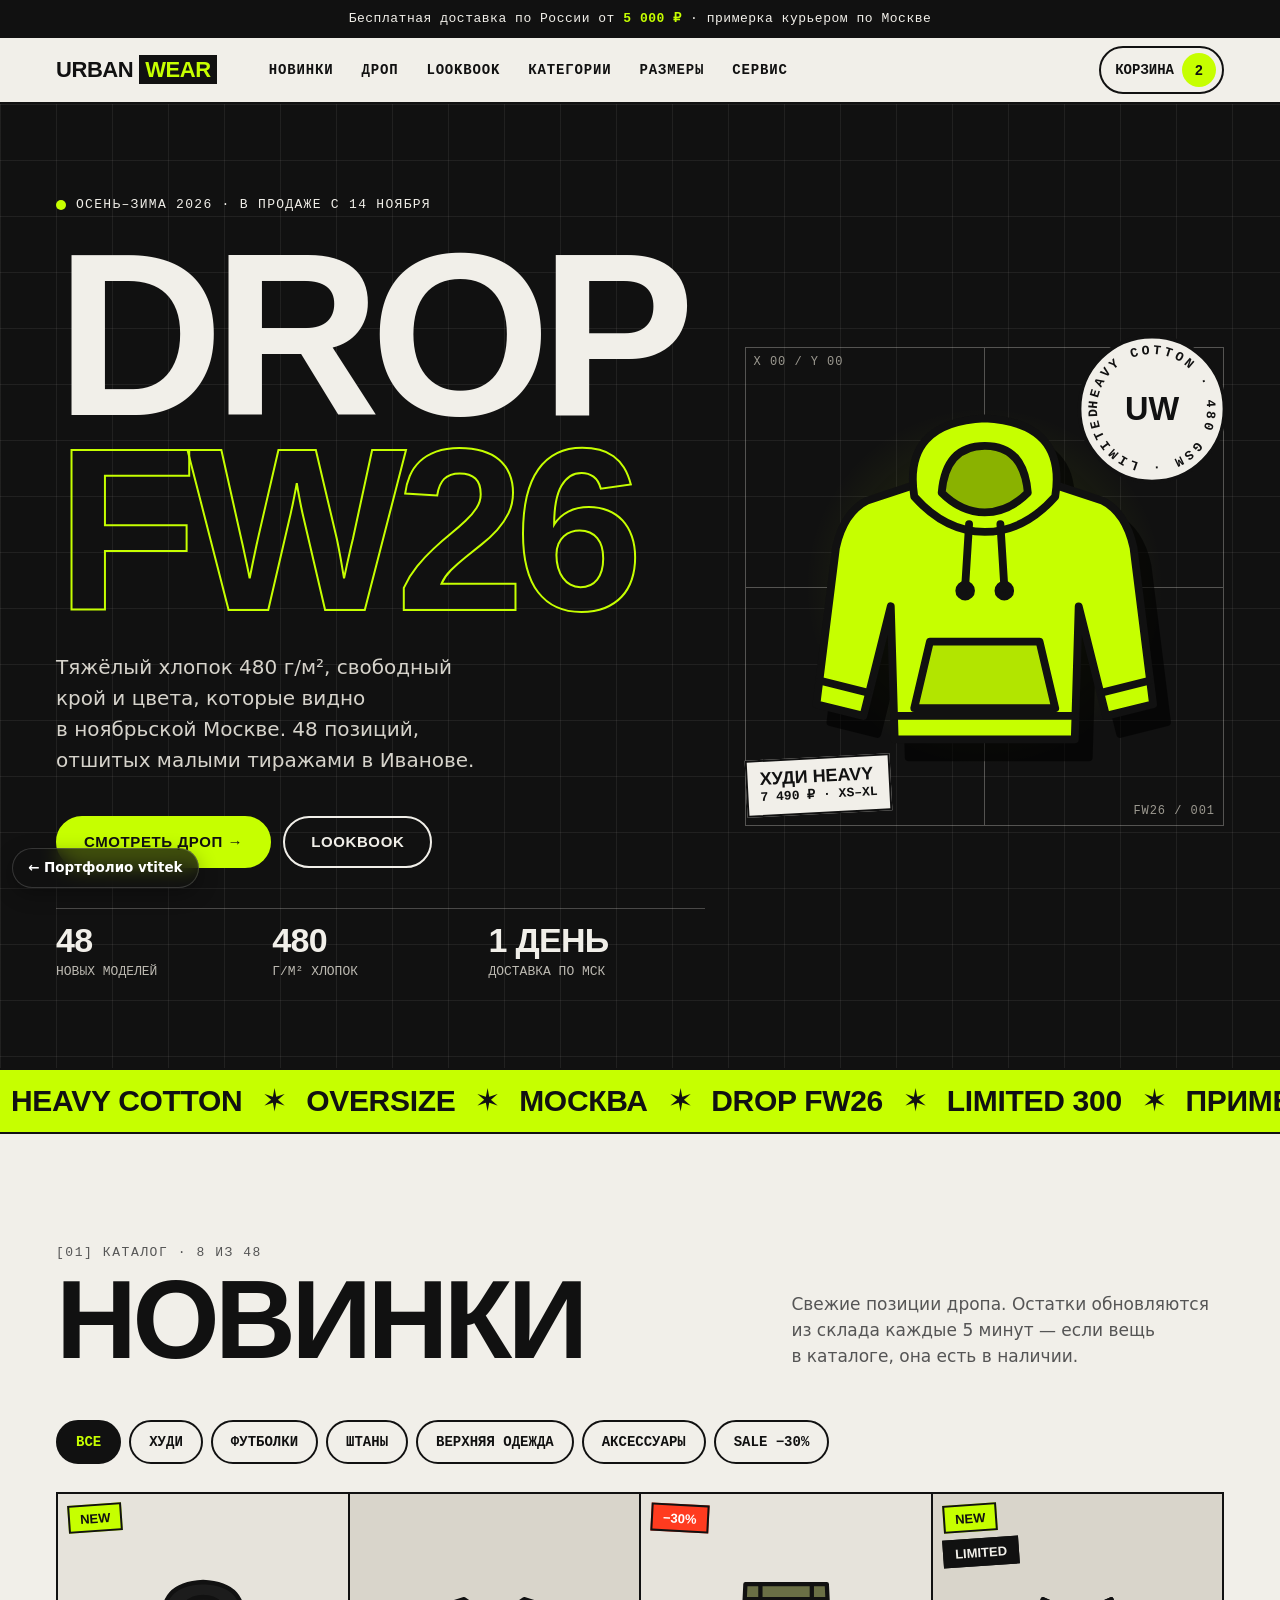
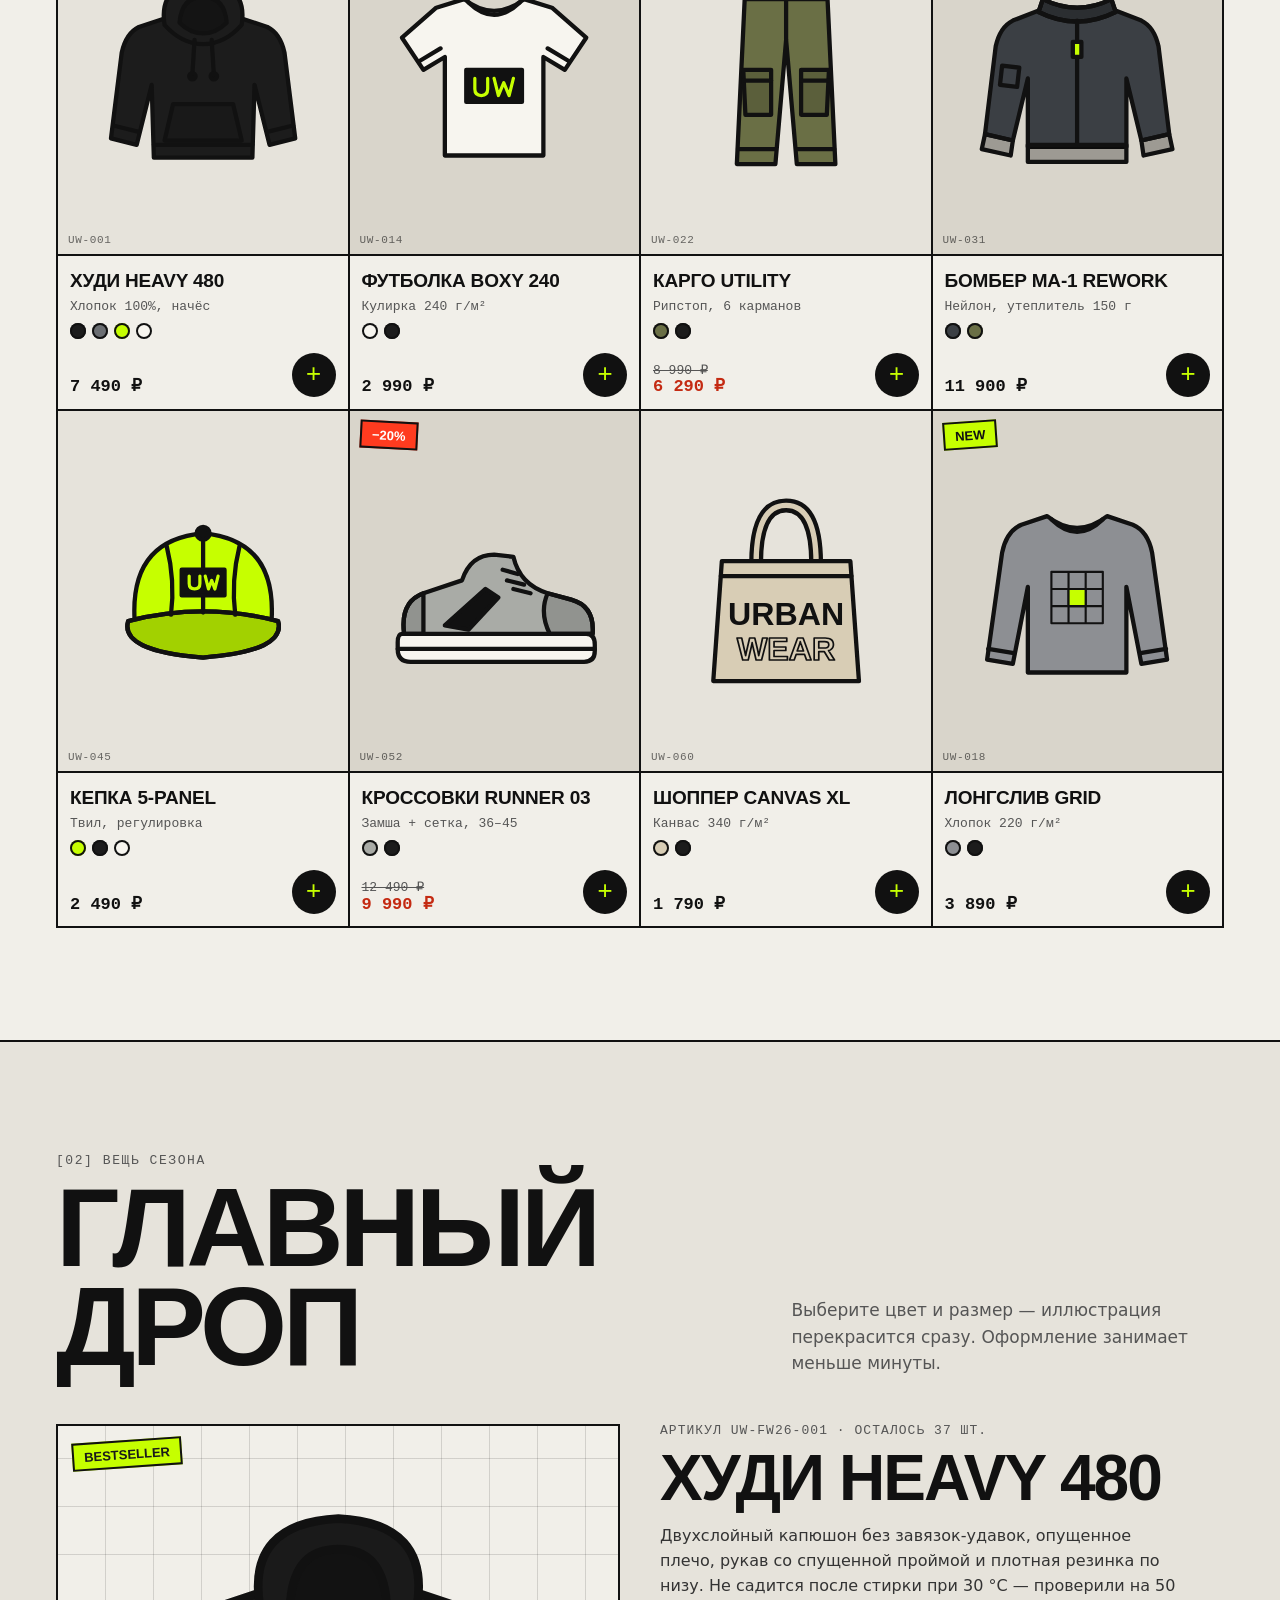
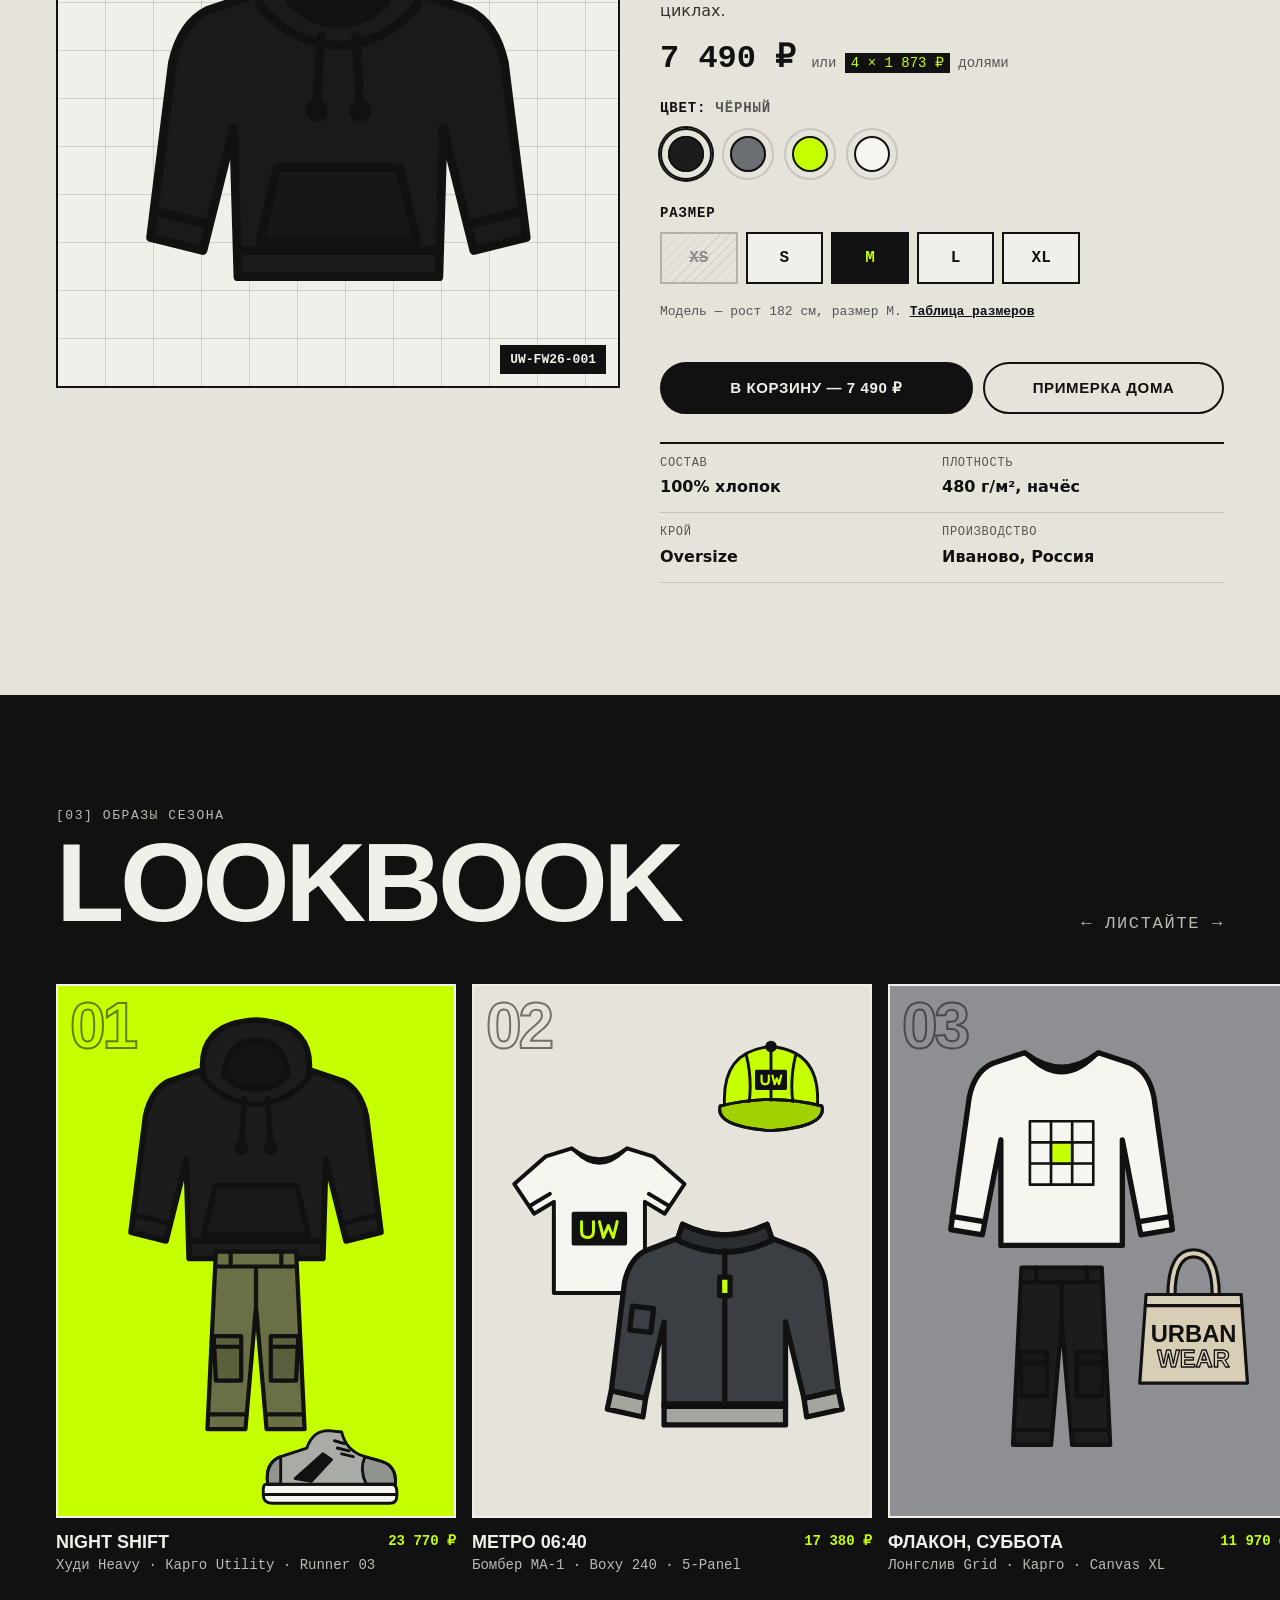
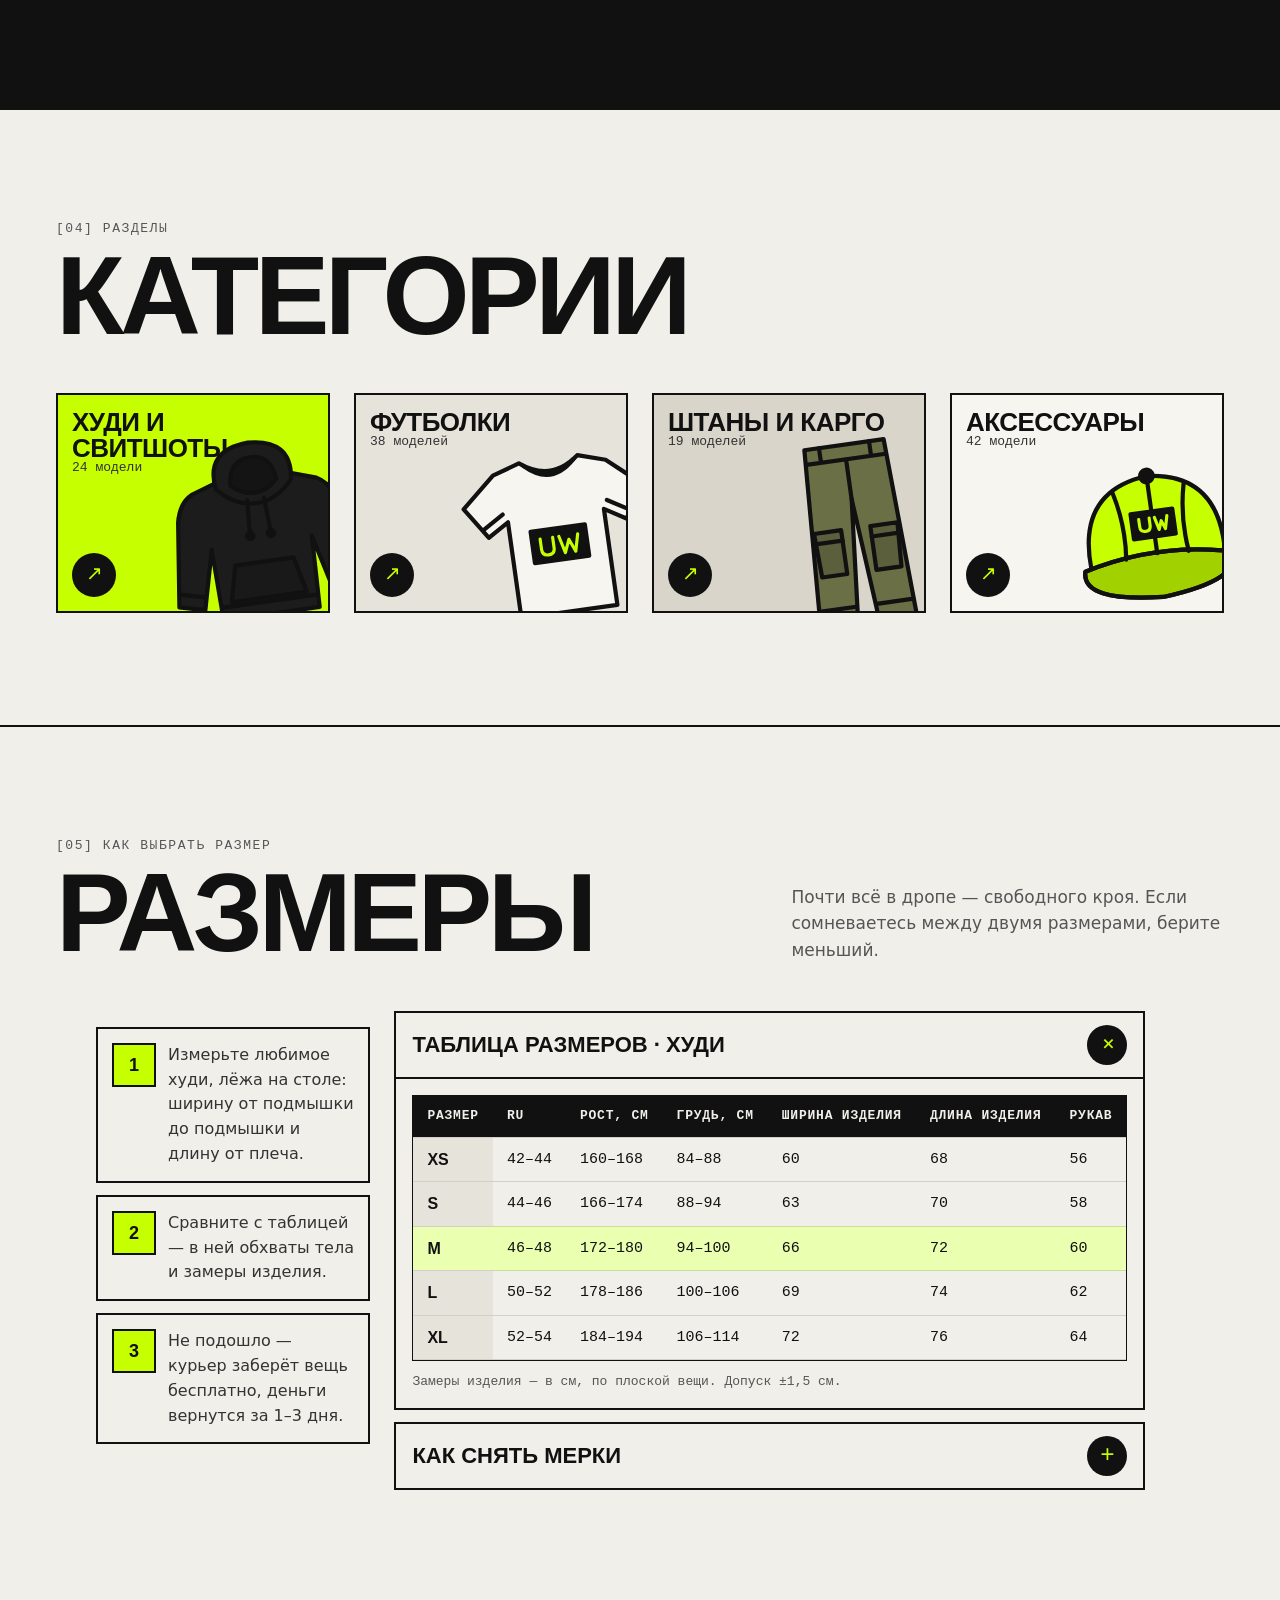
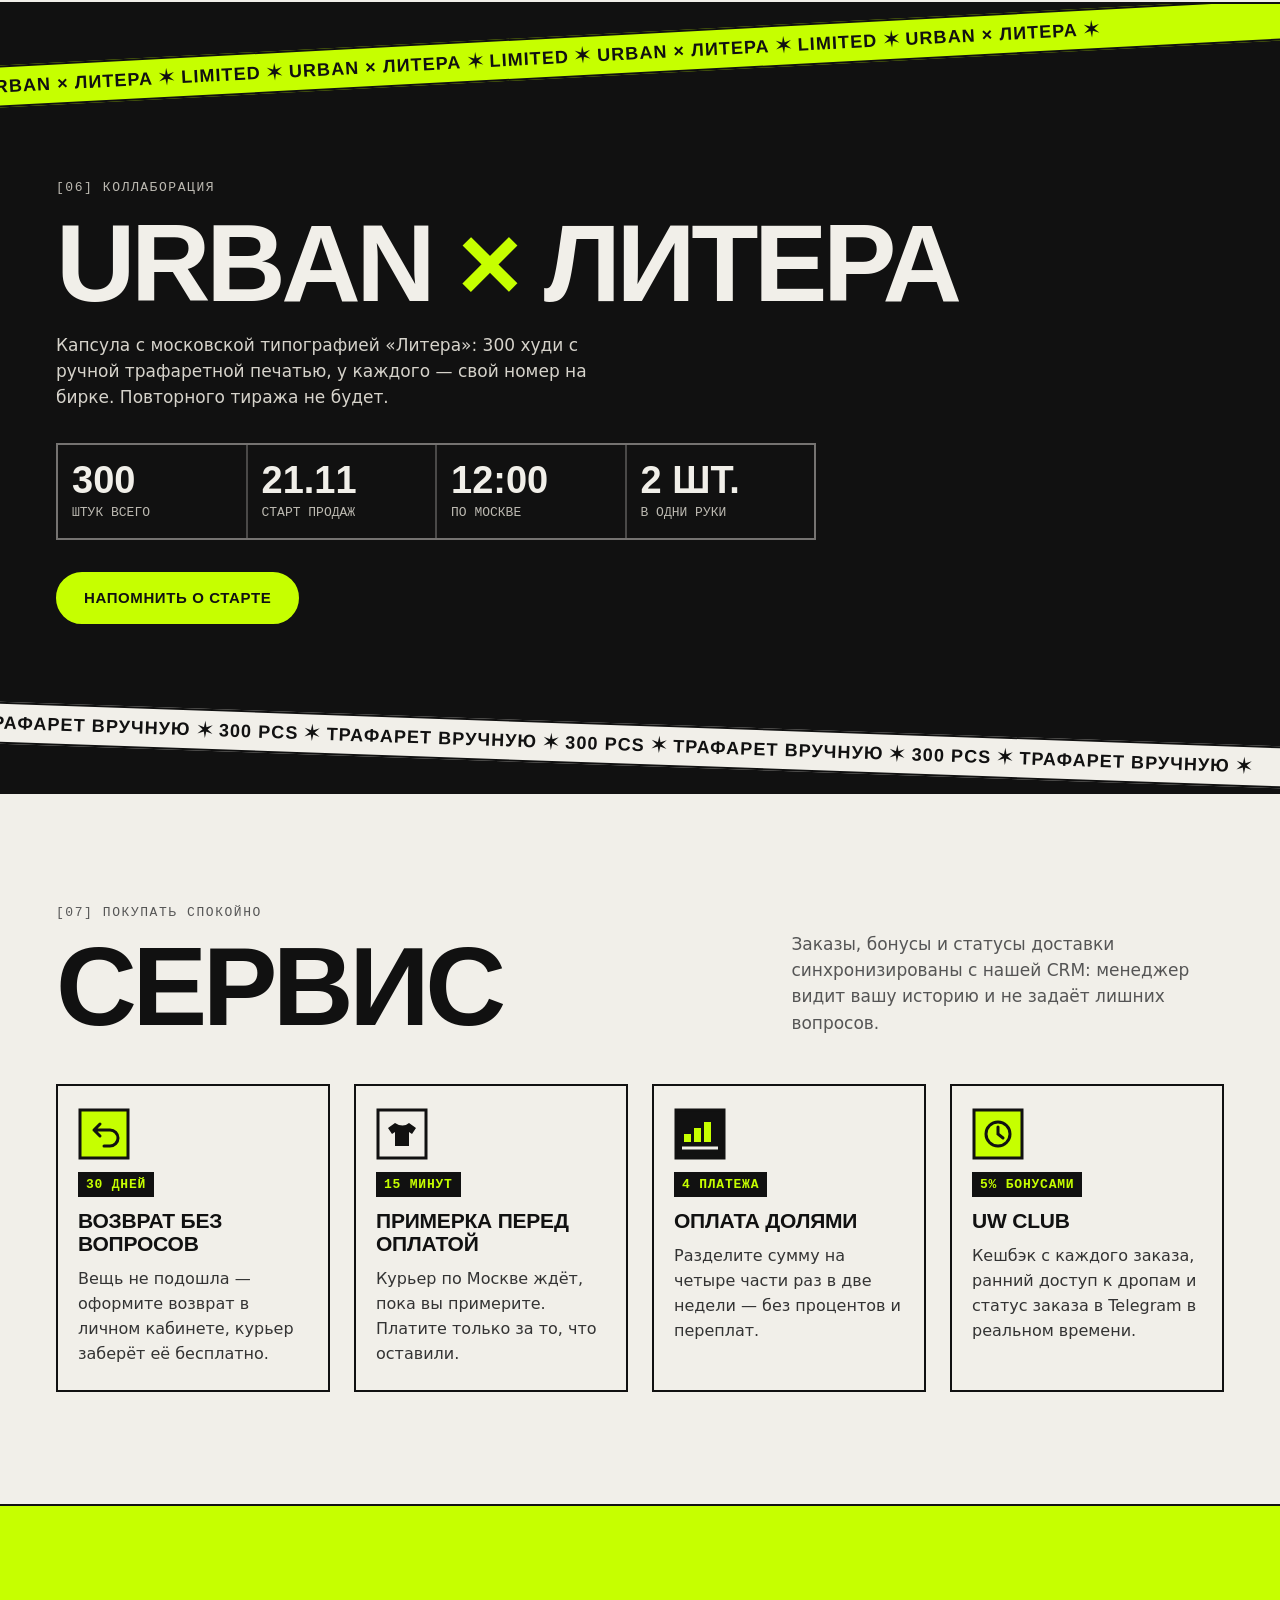
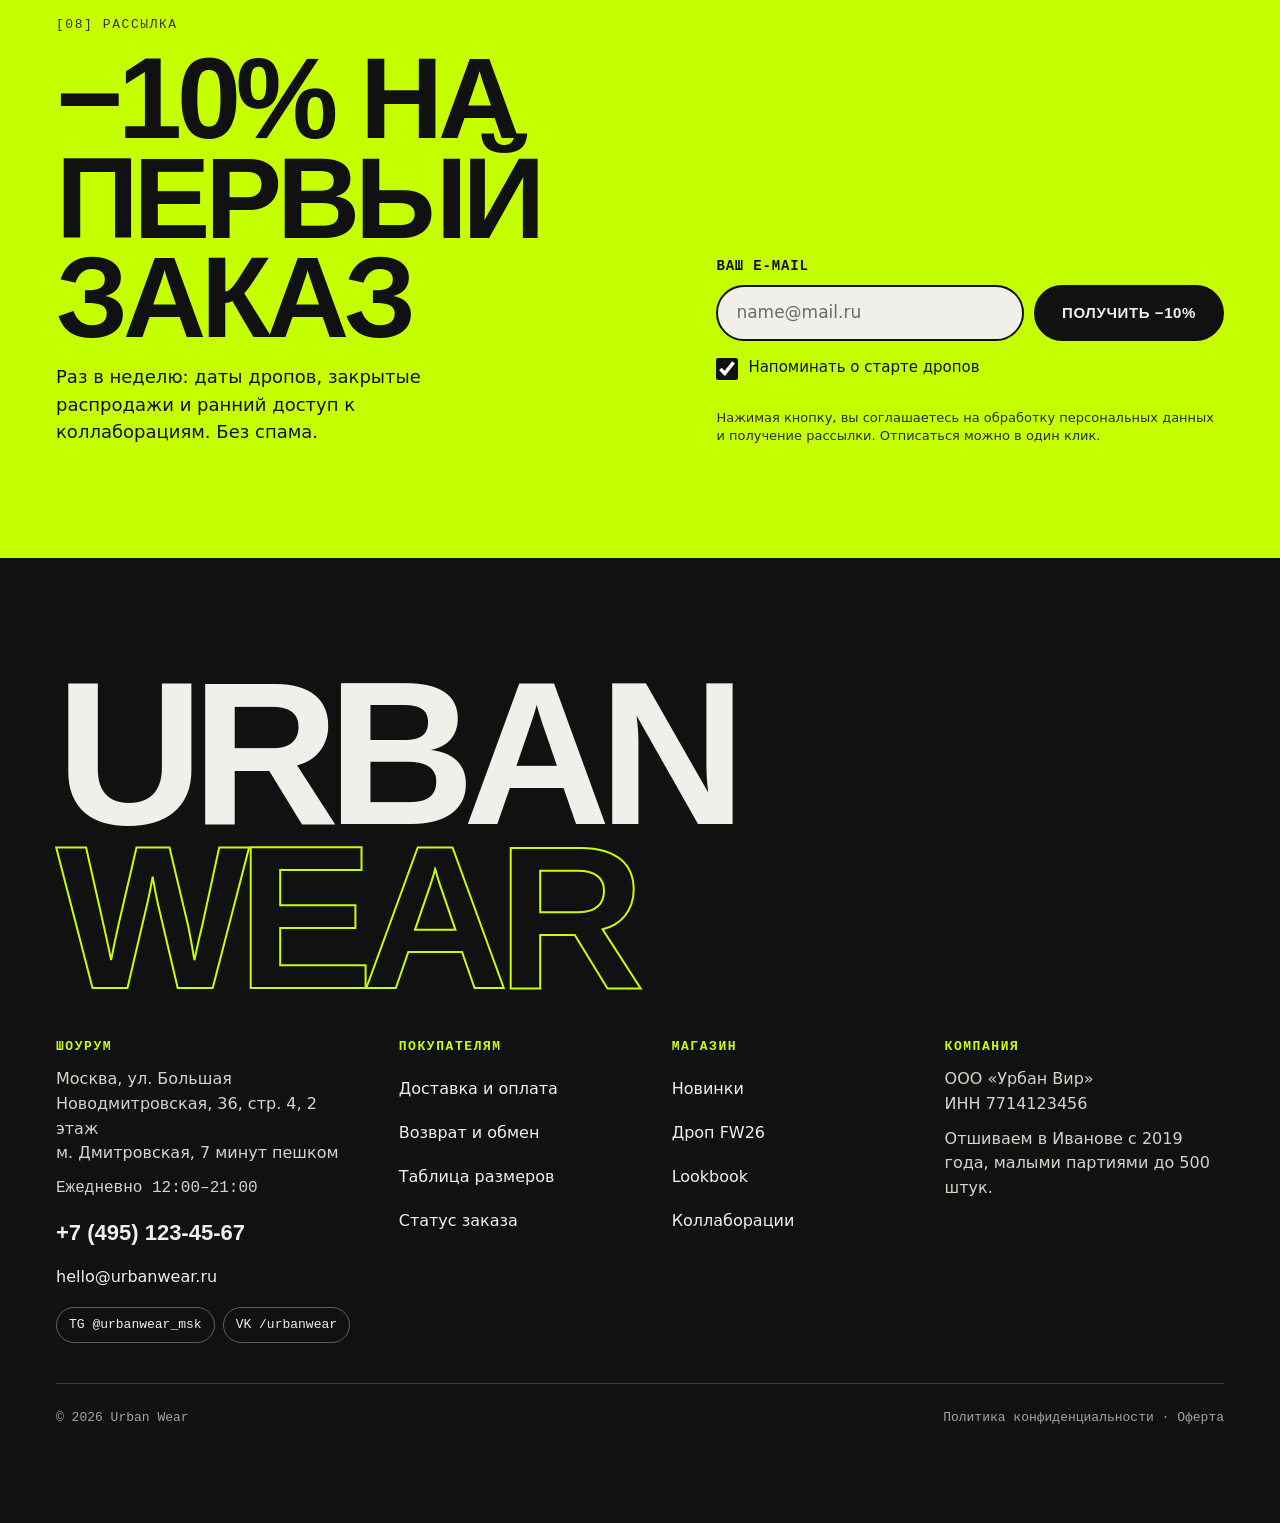
<file: works/urban-wear.html>
<!doctype html>
<html lang="ru">
<head>
<meta charset="utf-8">
<meta name="viewport" content="width=device-width, initial-scale=1, viewport-fit=cover">
<title>Urban Wear — стритвир-магазин в Москве · DROP FW26</title>
<meta name="description" content="Urban Wear — московский магазин уличной одежды: худи из хлопка 480 г/м², карго, бомберы и аксессуары. Дроп FW26, примерка перед оплатой, возврат 30 дней, оплата долями.">
<meta name="theme-color" content="#111111">
<link rel="icon" href="data:image/svg+xml,%3Csvg xmlns='http://www.w3.org/2000/svg' viewBox='0 0 64 64'%3E%3Crect width='64' height='64' fill='%23111'/%3E%3Cpath d='M12 14h8v22a6 6 0 0 0 12 0V14h8v22a14 14 0 0 1-28 0z' fill='%23c6ff00'/%3E%3Cpath d='M40 14h7l2 22 4-22h3l-4 36h-6z' fill='%23f1efe9'/%3E%3C/svg%3E">
<style>
:root{
  --ink:#111;--ink-2:#1d1d1d;--paper:#f1efe9;--paper-2:#e6e3db;--paper-3:#d9d5cb;
  --grey:#555;--grey-2:#7a7a7a;--line:#111;--line-soft:rgba(17,17,17,.14);
  --acid:#c6ff00;--sale:#ff3b1f;
  --display:'Arial Black','Helvetica Neue',Impact,'Franklin Gothic Heavy',sans-serif;
  --mono:ui-monospace,'SFMono-Regular',Menlo,Consolas,'Liberation Mono',monospace;
  --sans:system-ui,-apple-system,'Segoe UI',Roboto,'Helvetica Neue',Arial,sans-serif;
  --pad:clamp(16px,4.5vw,56px);--gap:clamp(12px,2vw,24px);
  --s1:8px;--s2:16px;--s3:24px;--s4:40px;--s5:clamp(56px,9vw,112px);
  --r:4px;
}
*,*::before,*::after{box-sizing:border-box}
html{scroll-behavior:smooth;scroll-padding-top:76px;-webkit-text-size-adjust:100%;text-size-adjust:100%}
body{margin:0;background:var(--paper);color:var(--ink);font:400 16px/1.55 var(--sans);overflow-x:clip}
img,svg{display:block;max-width:100%}
a{color:inherit}
h1,h2,h3,p{margin:0}
ul{margin:0;padding:0;list-style:none}
:focus-visible{outline:3px solid var(--ink);outline-offset:3px;box-shadow:0 0 0 6px var(--acid)}
.vh{position:absolute!important;width:1px;height:1px;overflow:hidden;clip:rect(0 0 0 0);clip-path:inset(50%);white-space:nowrap;margin:-1px;padding:0;border:0}
.wrap{max-width:1360px;margin-inline:auto;padding-inline:var(--pad)}
.mono{font-family:var(--mono)}

/* back pill */
.vt-back{position:fixed;left:max(12px,env(safe-area-inset-left));bottom:max(12px,env(safe-area-inset-bottom));z-index:9999;display:inline-flex;align-items:center;min-height:40px;padding:8px 16px;border-radius:999px;background:rgba(17,17,17,.74);-webkit-backdrop-filter:blur(10px);backdrop-filter:blur(10px);color:#fff;font:600 13.5px/1 var(--sans);text-decoration:none;box-shadow:0 6px 20px rgba(0,0,0,.3),inset 0 0 0 1px rgba(255,255,255,.16)}
@media (hover:hover){.vt-back:hover{background:rgba(17,17,17,.92)}}

/* buttons */
.btn{display:inline-flex;align-items:center;justify-content:center;gap:10px;min-height:52px;padding:14px 26px;border:2px solid var(--ink);border-radius:999px;background:var(--ink);color:var(--paper);font:900 15px/1 var(--display);text-transform:uppercase;letter-spacing:.04em;text-decoration:none;cursor:pointer;transition:transform .2s,background .2s,color .2s}
.btn--acid{background:var(--acid);border-color:var(--acid);color:var(--ink)}
.btn--ghost{background:transparent;color:inherit;border-color:currentColor}
.btn--block{width:100%}
@media (hover:hover){
  .btn:hover{transform:translateY(-2px);background:var(--acid);border-color:var(--ink);color:var(--ink)}
  .btn--acid:hover{background:var(--paper)}
  .btn--ghost:hover{background:var(--paper);color:var(--ink);border-color:var(--paper)}
}

/* announcement */
.announce{background:var(--ink);color:var(--paper);font:500 13px/1.35 var(--mono);text-align:center;padding:10px var(--pad);letter-spacing:.04em;padding-top:max(10px,env(safe-area-inset-top))}
.announce b{color:var(--acid);font-weight:700}

/* header */
.header{position:sticky;top:0;z-index:40;background:rgba(241,239,233,.9);-webkit-backdrop-filter:blur(12px);backdrop-filter:blur(12px);border-bottom:2px solid var(--ink)}
.hdr{display:flex;align-items:center;gap:var(--s2);min-height:64px;position:relative}
.logo{display:inline-flex;align-items:baseline;gap:2px;min-height:44px;align-items:center;text-decoration:none;font:900 22px/1 var(--display);text-transform:uppercase;letter-spacing:-.02em;margin-right:auto}
.logo i{font-style:normal;background:var(--ink);color:var(--acid);padding:4px 6px 3px;margin-left:4px}
.burger{order:3;display:inline-flex;flex-direction:column;justify-content:center;align-items:center;gap:5px;width:48px;height:48px;border:2px solid var(--ink);border-radius:999px;cursor:pointer}
.burger span{display:block;width:20px;height:2px;background:var(--ink);transition:transform .25s,opacity .2s}
#nav-toggle:focus-visible~.burger{outline:3px solid var(--ink);outline-offset:3px;box-shadow:0 0 0 6px var(--acid)}
#nav-toggle:checked~.burger{background:var(--ink)}
#nav-toggle:checked~.burger span{background:var(--acid)}
#nav-toggle:checked~.burger span:nth-child(1){transform:translateY(7px) rotate(45deg)}
#nav-toggle:checked~.burger span:nth-child(2){opacity:0}
#nav-toggle:checked~.burger span:nth-child(3){transform:translateY(-7px) rotate(-45deg)}
.nav{display:none;position:absolute;top:100%;left:calc(-1*var(--pad));right:calc(-1*var(--pad));margin-top:2px;background:var(--paper);border-bottom:2px solid var(--ink);padding:8px var(--pad) 20px;max-height:calc(100svh - 120px);overflow-y:auto}
#nav-toggle:checked~.nav{display:block}
.nav a{display:flex;justify-content:space-between;align-items:center;min-height:56px;border-bottom:1px solid var(--line-soft);font:900 26px/1 var(--display);text-transform:uppercase;text-decoration:none;letter-spacing:-.01em}
.nav a::after{content:"↗";font:400 20px/1 var(--mono);color:var(--grey)}
.cart-link{order:2;display:inline-flex;align-items:center;gap:8px;min-height:48px;padding:0 6px 0 14px;border-radius:999px;border:2px solid var(--ink);text-decoration:none;font:700 14px/1 var(--mono);text-transform:uppercase}
.cart-link b{display:inline-grid;place-items:center;min-width:34px;height:34px;border-radius:999px;background:var(--acid);color:var(--ink);font:900 14px/1 var(--display)}
.cart-link .txt{display:none}
@media (min-width:480px){.cart-link .txt{display:inline}}
@media (min-width:960px){
  .burger{display:none}
  .nav{display:flex!important;position:static;gap:4px;background:none;border:0;padding:0;margin:0 auto 0 0;max-height:none;overflow:visible}
  .nav a{min-height:44px;padding:0 12px;border:0;font:700 14px/1 var(--mono);letter-spacing:.06em;border-radius:999px}
  .nav a::after{content:none}
  .logo{margin-right:24px}
  .cart-link{order:4}
}
@media (min-width:960px) and (hover:hover){.nav a:hover{background:var(--ink);color:var(--acid)}}

/* hero */
.hero{background:var(--ink);color:var(--paper);position:relative;overflow:hidden;border-bottom:2px solid var(--ink);
  background-image:linear-gradient(rgba(241,239,233,.07) 1px,transparent 1px),linear-gradient(90deg,rgba(241,239,233,.07) 1px,transparent 1px);background-size:56px 56px}
.hero .wrap{display:grid;gap:var(--s4);padding-block:clamp(36px,7vw,96px) clamp(40px,7vw,88px)}
.tag{display:inline-flex;align-items:center;gap:10px;font:500 13px/1.3 var(--mono);text-transform:uppercase;letter-spacing:.1em}
.tag::before{content:"";width:10px;height:10px;background:var(--acid);border-radius:50%;flex:none}
.hero h1{font:900 clamp(76px,22vw,232px)/.84 var(--display);text-transform:uppercase;letter-spacing:-.045em;margin:20px 0 0}
.hero h1 .ol{display:block;color:transparent;-webkit-text-stroke:2px var(--acid)}
.hero__lead{max-width:34ch;font-size:clamp(17px,1.6vw,20px);color:#d6d3cb;margin-top:var(--s3)}
.hero__cta{display:flex;flex-wrap:wrap;gap:12px;margin-top:var(--s4)}
.hero__meta{display:grid;grid-template-columns:repeat(3,1fr);margin-top:var(--s4);border-top:1px solid rgba(241,239,233,.25)}
.hero__meta div{padding:14px 10px 0 0;font:500 13px/1.35 var(--mono);color:#bdbab2;text-transform:uppercase}
.hero__meta b{display:block;font:900 clamp(22px,3vw,34px)/1 var(--display);color:var(--paper);margin-bottom:6px;letter-spacing:-.02em}
.hero__art{position:relative;min-height:320px;display:grid;place-items:center}
.hero__art .frame{position:relative;width:min(100%,560px);aspect-ratio:1;border:1px solid rgba(241,239,233,.3);display:grid;place-items:center;background:radial-gradient(closest-side,rgba(198,255,0,.16),transparent 75%)}
.hero__art .frame::before,.hero__art .frame::after{content:"";position:absolute;background:rgba(241,239,233,.3)}
.hero__art .frame::before{left:50%;top:0;bottom:0;width:1px}
.hero__art .frame::after{top:50%;left:0;right:0;height:1px}
.hero__art .garment{position:relative;z-index:1;width:82%;color:var(--acid);filter:drop-shadow(14px 18px 0 rgba(0,0,0,.6))}
.hero__art .badge{position:absolute;z-index:2;right:-4px;top:-14px;width:clamp(96px,22vw,150px)}
.spin{transform-origin:60px 60px;animation:spin 16s linear infinite}
@keyframes spin{to{transform:rotate(360deg)}}
.hero__art .label{position:absolute;z-index:2;left:0;bottom:12px;background:var(--paper);color:var(--ink);font:700 13px/1.3 var(--mono);padding:8px 12px;border:2px solid var(--ink);transform:rotate(-3deg);text-transform:uppercase}
.hero__art .label b{display:block;font:900 18px/1.1 var(--display)}
.hero__art .coord{position:absolute;font:500 12px/1 var(--mono);color:#9c9990;letter-spacing:.08em}
.coord--tl{left:8px;top:8px}.coord--br{right:8px;bottom:8px}
@media (min-width:960px){.hero .wrap{grid-template-columns:1.15fr .85fr;align-items:center}}

/* marquee */
.marquee{background:var(--acid);border-bottom:2px solid var(--ink);overflow:hidden;white-space:nowrap}
.marquee__track{display:inline-flex;animation:marq 28s linear infinite}
.marquee__track span{display:inline-flex;align-items:center;gap:22px;padding:16px 11px;font:900 clamp(20px,3vw,30px)/1 var(--display);text-transform:uppercase;letter-spacing:-.01em}
.marquee__track span::after{content:"✶";font-size:.8em}
@keyframes marq{to{transform:translateX(-50%)}}

/* sections */
.sec{padding-block:var(--s5);border-bottom:2px solid var(--ink)}
.sec-head{display:grid;gap:12px;margin-bottom:clamp(28px,4vw,48px)}
.sec-head .idx{font:500 13px/1 var(--mono);text-transform:uppercase;letter-spacing:.12em;color:var(--grey)}
.sec-head h2{font:900 clamp(42px,9vw,112px)/.88 var(--display);text-transform:uppercase;letter-spacing:-.04em;overflow-wrap:break-word}
.sec-head p{max-width:52ch;color:var(--grey);font-size:17px}
@media (min-width:860px){.sec-head{grid-template-columns:1fr auto;align-items:end;column-gap:var(--s4)}.sec-head .idx{grid-column:1/-1}.sec-head p{max-width:40ch}}

/* catalog */
.filters{display:flex;gap:8px;overflow-x:auto;scrollbar-width:none;margin:0 calc(-1*var(--pad)) var(--s3);padding:2px var(--pad) 4px}
.filters::-webkit-scrollbar{display:none}
.filters a{flex:none;display:inline-flex;align-items:center;min-height:44px;padding:0 18px;border:2px solid var(--ink);border-radius:999px;font:700 14px/1 var(--mono);text-transform:uppercase;text-decoration:none}
.filters a[aria-current]{background:var(--ink);color:var(--acid)}
.grid{display:grid;grid-template-columns:repeat(2,minmax(0,1fr));border-top:2px solid var(--ink);border-left:2px solid var(--ink)}
@media (min-width:1000px){.grid{grid-template-columns:repeat(4,minmax(0,1fr))}}
.card{position:relative;display:flex;flex-direction:column;border-right:2px solid var(--ink);border-bottom:2px solid var(--ink);background:var(--paper)}
.card__art{position:relative;aspect-ratio:4/5;display:grid;place-items:center;background:var(--bg,var(--paper-2));border-bottom:2px solid var(--ink);overflow:hidden}
.card__art svg{width:74%;transition:transform .35s}
.card__art::after{content:attr(data-sku);position:absolute;left:10px;bottom:8px;font:500 11px/1 var(--mono);letter-spacing:.06em;color:rgba(17,17,17,.6)}
.stk{position:absolute;z-index:1;top:10px;left:10px;display:inline-flex;align-items:center;min-height:28px;padding:4px 10px;border:2px solid var(--ink);font:900 13px/1 var(--display);text-transform:uppercase;background:var(--acid);transform:rotate(-4deg)}
.stk--sale{background:var(--sale);color:#fff;transform:rotate(3deg)}
.stk--dark{background:var(--ink);color:var(--paper)}
.stk+.stk{top:44px}
.card__body{display:flex;flex-direction:column;gap:6px;padding:14px 12px 12px;flex:1}
.card h3{font:900 clamp(15px,1.6vw,19px)/1.15 var(--display);text-transform:uppercase;letter-spacing:-.01em}
.card .meta{font:500 13px/1.35 var(--mono);color:var(--grey)}
.card__foot{display:flex;align-items:flex-end;justify-content:space-between;gap:8px;margin-top:auto;padding-top:8px}
.price{font:700 17px/1.1 var(--mono);white-space:nowrap}
.price s{display:block;font-size:13px;font-weight:400;color:var(--grey)}
.price--sale{color:#c42a12}
.dots{display:flex;gap:6px;margin-top:2px}
.dots li{width:16px;height:16px;border-radius:50%;background:var(--d);box-shadow:inset 0 0 0 2px var(--ink)}
.add{flex:none;display:grid;place-items:center;width:44px;height:44px;border-radius:50%;background:var(--ink);color:var(--acid);text-decoration:none;font:400 26px/1 var(--mono);transition:transform .2s}
@media (hover:hover){.card:hover .card__art svg{transform:rotate(-4deg) scale(1.05)}.add:hover{transform:rotate(90deg)}}
@media (max-width:420px){.card__body{padding:12px 10px 10px}.price{font-size:16px}}

/* featured */
.feat{background:var(--paper-2)}
.feat-grid{position:relative;display:grid;gap:var(--s4);margin:0}
@media (min-width:960px){.feat-grid{grid-template-columns:1fr 1fr;align-items:start}}
.feat-art{position:relative;color:#1a1a1a;aspect-ratio:1;border:2px solid var(--ink);display:grid;place-items:center;overflow:hidden;
  background:repeating-linear-gradient(90deg,transparent 0 47px,var(--line-soft) 47px 48px),repeating-linear-gradient(0deg,transparent 0 47px,var(--line-soft) 47px 48px),var(--paper)}
.feat-art svg{width:78%;transition:color .35s}
.feat-art .cap{position:absolute;right:12px;bottom:12px;font:700 13px/1 var(--mono);text-transform:uppercase;background:var(--ink);color:var(--paper);padding:8px 10px}
.feat-art .stk{top:14px;left:14px}
.feat-grid:has([value=graphite]:checked) .feat-art{color:#6b6e72}
.feat-grid:has([value=acid]:checked) .feat-art{color:var(--acid)}
.feat-grid:has([value=milk]:checked) .feat-art{color:#f7f5ef}
.cn{display:none}
.feat-grid:has([value=black]:checked) .cn-black,.feat-grid:has([value=graphite]:checked) .cn-graphite,.feat-grid:has([value=acid]:checked) .cn-acid,.feat-grid:has([value=milk]:checked) .cn-milk{display:inline}
.feat-info .sku{font:500 13px/1 var(--mono);color:var(--grey);text-transform:uppercase;letter-spacing:.08em}
.feat-info h3{font:900 clamp(34px,5vw,64px)/.92 var(--display);text-transform:uppercase;letter-spacing:-.03em;margin:12px 0 16px}
.feat-info .desc{color:#333;max-width:52ch}
.feat-price{display:flex;flex-wrap:wrap;align-items:baseline;gap:8px 16px;margin:20px 0 4px}
.feat-price b{font:800 32px/1 var(--mono)}
.feat-price span{font:500 14px/1.3 var(--mono);color:var(--grey)}
.feat-price span em{font-style:normal;background:var(--ink);color:var(--acid);padding:2px 6px}
fieldset{border:0;margin:24px 0 0;padding:0;min-width:0}
legend{padding:0;margin-bottom:10px;font:700 14px/1.3 var(--mono);text-transform:uppercase;letter-spacing:.06em}
legend .cn{color:var(--grey)}
.swatches{display:flex;flex-wrap:wrap;gap:10px}
.sw{position:relative;display:grid;place-items:center;width:52px;height:52px;border-radius:50%;border:2px solid var(--line-soft);cursor:pointer;transition:border-color .2s}
.sw::before{content:"";width:36px;height:36px;border-radius:50%;background:var(--d);box-shadow:inset 0 0 0 2px var(--ink)}
.sw:has(input:checked){border-color:var(--ink);box-shadow:0 0 0 2px var(--ink)}
.sw:has(input:focus-visible){outline:3px solid var(--ink);outline-offset:3px;box-shadow:0 0 0 7px var(--acid)}
.sizes{display:grid;grid-template-columns:repeat(5,minmax(0,1fr));gap:8px;max-width:420px}
.chip{position:relative;display:block}
.chip input{position:absolute;opacity:0;inset:0;margin:0;cursor:pointer}
.chip span{display:grid;place-items:center;min-height:52px;border:2px solid var(--ink);font:700 16px/1 var(--mono);background:var(--paper);transition:background .15s}
.chip input:checked+span{background:var(--ink);color:var(--acid)}
.chip input:focus-visible+span{outline:3px solid var(--ink);outline-offset:3px;box-shadow:0 0 0 6px var(--acid)}
.chip input:disabled+span{color:#8a8a8a;border-color:#b5b1a8;background:repeating-linear-gradient(135deg,transparent 0 6px,rgba(17,17,17,.08) 6px 7px),var(--paper-2);text-decoration:line-through}
.size-note{margin-top:6px;font:500 13px/1.4 var(--mono);color:var(--grey)}
.size-note a{display:inline-flex;align-items:center;min-height:44px;color:var(--ink);font-weight:700}
.feat-actions{display:grid;gap:10px;margin-top:28px}
@media (min-width:520px){.feat-actions{grid-template-columns:1.3fr 1fr}}
.specs{display:grid;grid-template-columns:repeat(2,minmax(0,1fr));margin:28px 0 0;border-top:2px solid var(--ink)}
.specs div{padding:12px 12px 12px 0;border-bottom:1px solid var(--line-soft)}
.specs dt{font:500 12px/1.3 var(--mono);text-transform:uppercase;color:var(--grey);letter-spacing:.06em}
.specs dd{margin:4px 0 0;font-weight:600}

/* lookbook */
.lookbook{background:var(--ink);color:var(--paper);overflow:clip}
.lookbook .sec-head .idx,.lookbook .sec-head p{color:#bdbab2}
.look-track{display:grid;grid-auto-flow:column;grid-auto-columns:min(80%,400px);gap:16px;overflow-x:auto;scroll-snap-type:x mandatory;overscroll-behavior-x:contain;padding:4px var(--pad) 20px;scroll-padding-inline:var(--pad);scrollbar-width:thin;scrollbar-color:var(--acid) transparent;max-width:1472px;margin-inline:auto}
.look-track::-webkit-scrollbar{height:6px}
.look-track::-webkit-scrollbar-thumb{background:var(--acid);border-radius:6px}
.look{scroll-snap-align:start;margin:0;display:flex;flex-direction:column}
.look__pic{position:relative;aspect-ratio:3/4;background:var(--bg);border:2px solid var(--paper);overflow:hidden;color:var(--ink)}
.look__pic svg{position:absolute;inset:0;width:100%;height:100%}
.look__num{position:absolute;left:12px;top:8px;font:900 64px/1 var(--display);letter-spacing:-.05em;color:transparent;-webkit-text-stroke:2px rgba(17,17,17,.55)}
.look figcaption{display:flex;justify-content:space-between;gap:12px;padding-top:14px;font:500 14px/1.4 var(--mono)}
.look figcaption b{display:block;font:900 18px/1.15 var(--display);text-transform:uppercase;margin-bottom:4px;color:var(--paper)}
.look figcaption span{color:#bdbab2}
.look figcaption strong{white-space:nowrap;color:var(--acid)}
.swipe{font:500 13px/1 var(--mono);color:#bdbab2;text-transform:uppercase;letter-spacing:.1em}

/* categories */
.cats{display:grid;grid-template-columns:repeat(2,minmax(0,1fr));gap:var(--gap)}
@media (min-width:900px){.cats{grid-template-columns:repeat(4,minmax(0,1fr))}}
.cat{position:relative;display:flex;flex-direction:column;justify-content:space-between;min-height:220px;padding:14px;border:2px solid var(--ink);background:var(--bg);text-decoration:none;overflow:hidden;transition:transform .2s,box-shadow .2s}
.cat svg{position:absolute;right:-14%;bottom:-12%;width:78%;color:var(--c);transform:rotate(-8deg)}
.cat h3{position:relative;font:900 clamp(18px,2.2vw,26px)/1 var(--display);text-transform:uppercase;letter-spacing:-.02em}
.cat .n{position:relative;font:500 13px/1 var(--mono);color:#333}
.cat .arr{position:relative;display:grid;place-items:center;width:44px;height:44px;border-radius:50%;background:var(--ink);color:var(--acid);font:400 20px/1 var(--mono)}
@media (hover:hover){.cat:hover{transform:translate(-4px,-4px);box-shadow:6px 6px 0 var(--ink)}}

/* sizes */
.sizes-sec .cols{display:grid;gap:var(--s3)}
@media (min-width:960px){.sizes-sec .cols{grid-template-columns:.8fr 1.2fr;align-items:start}}
.tips{display:grid;gap:12px}
.tips li{display:grid;grid-template-columns:44px 1fr;gap:12px;align-items:start;padding:14px;border:2px solid var(--ink);background:var(--paper)}
.tips li b{display:grid;place-items:center;width:44px;height:44px;background:var(--acid);border:2px solid var(--ink);font:900 18px/1 var(--display)}
.tips p{color:#333}
details{border:2px solid var(--ink);background:var(--paper)}
details+details{margin-top:12px}
summary{display:flex;justify-content:space-between;align-items:center;gap:16px;min-height:60px;padding:12px 16px;cursor:pointer;list-style:none;font:900 clamp(17px,2vw,22px)/1.15 var(--display);text-transform:uppercase}
summary::-webkit-details-marker{display:none}
summary::after{content:"+";flex:none;display:grid;place-items:center;width:40px;height:40px;border-radius:50%;background:var(--ink);color:var(--acid);font:400 24px/1 var(--mono);transition:transform .25s}
details[open] summary::after{transform:rotate(45deg)}
details[open] summary{border-bottom:2px solid var(--ink)}
.det-body{padding:16px}
.table-wrap{overflow-x:auto;-webkit-overflow-scrolling:touch;border:1px solid var(--ink)}
.table-wrap:focus-visible{outline-offset:2px}
table{width:100%;min-width:600px;border-collapse:collapse;font:500 15px/1.3 var(--mono)}
th,td{padding:12px 14px;text-align:left;border-bottom:1px solid var(--line-soft);white-space:nowrap}
thead th{background:var(--ink);color:var(--paper);font-weight:700;font-size:13px;text-transform:uppercase;letter-spacing:.06em}
tbody th{font:900 16px/1 var(--display);background:var(--paper-2);position:sticky;left:0}
tbody tr:nth-child(3) td,tbody tr:nth-child(3) th{background:#eaffb0}
.det-body .note{margin-top:12px;font:500 13px/1.45 var(--mono);color:var(--grey)}
.measure{display:grid;gap:10px;padding-left:20px;margin:0}
.measure li{list-style:decimal}

/* collab */
.collab{position:relative;background:var(--ink);color:var(--paper);overflow:clip}
.tape{position:absolute;left:-10%;right:-10%;background:var(--acid);color:var(--ink);white-space:nowrap;overflow:hidden;font:900 18px/1 var(--display);padding:10px 0;letter-spacing:.06em;border-block:2px solid var(--ink)}
.tape--1{top:28px;transform:rotate(-3deg)}
.tape--2{bottom:28px;transform:rotate(2deg);background:var(--paper)}
.collab .wrap{position:relative;padding-block:clamp(110px,14vw,170px)}
.collab .idx{font:500 13px/1 var(--mono);text-transform:uppercase;letter-spacing:.12em;color:#bdbab2}
.collab h2{font:900 clamp(40px,8.6vw,120px)/.88 var(--display);text-transform:uppercase;letter-spacing:-.04em;margin:16px 0 20px}
.collab h2 span{color:var(--acid)}
.collab p{max-width:52ch;color:#d6d3cb;font-size:17px}
.drop-facts{display:grid;grid-template-columns:repeat(2,minmax(0,1fr));gap:2px;margin:32px 0;max-width:760px;background:rgba(241,239,233,.25);border:2px solid rgba(241,239,233,.25)}
@media (min-width:700px){.drop-facts{grid-template-columns:repeat(4,minmax(0,1fr))}}
.drop-facts div{background:var(--ink);padding:16px 14px;font:500 13px/1.3 var(--mono);color:#bdbab2;text-transform:uppercase}
.drop-facts b{display:block;font:900 clamp(26px,3.4vw,38px)/1 var(--display);color:var(--paper);margin-bottom:6px}

/* benefits */
.benefits{display:grid;gap:var(--gap)}
@media (min-width:640px){.benefits{grid-template-columns:repeat(2,minmax(0,1fr))}}
@media (min-width:1100px){.benefits{grid-template-columns:repeat(4,minmax(0,1fr))}}
.ben{padding:22px 20px 24px;border:2px solid var(--ink);background:var(--paper);display:grid;gap:12px;align-content:start}
.ben svg{width:52px;height:52px}
.ben h3{font:900 21px/1.1 var(--display);text-transform:uppercase;letter-spacing:-.01em}
.ben p{color:#333}
.ben .k{font:700 13px/1 var(--mono);text-transform:uppercase;letter-spacing:.06em;background:var(--ink);color:var(--acid);padding:6px 8px;justify-self:start}

/* newsletter */
.news{background:var(--acid)}
.news .box{display:grid;gap:var(--s4)}
@media (min-width:960px){.news .box{grid-template-columns:1.1fr .9fr;align-items:end}}
.news h2{font:900 clamp(44px,9vw,120px)/.86 var(--display);text-transform:uppercase;letter-spacing:-.045em}
.news .idx{display:block;margin-bottom:18px;font:500 13px/1 var(--mono);text-transform:uppercase;letter-spacing:.12em;color:#333}
.news .lead{margin-top:16px;font-size:18px;max-width:40ch}
.form{display:grid;gap:12px}
.form label{font:700 14px/1 var(--mono);text-transform:uppercase;letter-spacing:.06em}
.field{display:grid;gap:10px}
@media (min-width:520px){.field{grid-template-columns:1fr auto}}
.form input[type=email],.form input[type=tel]{width:100%;min-height:56px;padding:12px 18px;border:2px solid var(--ink);border-radius:999px;background:var(--paper);font:500 17px/1.2 var(--sans);color:var(--ink)}
.form input::placeholder{color:#6b6b6b}
.check{display:flex;gap:10px;align-items:flex-start;font:400 15px/1.4 var(--sans)!important;text-transform:none!important;letter-spacing:0!important;cursor:pointer;min-height:44px;padding-top:4px}
.check input{width:22px;height:22px;margin:1px 0 0;accent-color:var(--ink);flex:none}
.consent{font:400 13px/1.45 var(--sans);color:#2b2b2b}
.thanks{display:none;border:2px solid var(--ink);background:var(--ink);color:var(--paper);padding:24px;position:relative}
.thanks:target{display:block;animation:pop .4s ease-out}
.thanks:target+.form{display:none}
.thanks b{display:block;font:900 30px/1 var(--display);text-transform:uppercase;color:var(--acid);margin-bottom:10px}
.thanks code{font:700 18px/1 var(--mono);background:var(--acid);color:var(--ink);padding:4px 8px}
@keyframes pop{from{transform:translateY(8px);opacity:0}}

/* footer */
.footer{background:var(--ink);color:#d6d3cb;padding-top:var(--s5);padding-bottom:calc(96px + env(safe-area-inset-bottom))}
.footer .big{font:900 clamp(56px,16vw,230px)/.8 var(--display);text-transform:uppercase;letter-spacing:-.06em;color:var(--paper);margin-bottom:var(--s4)}
.footer .big span{color:transparent;-webkit-text-stroke:2px var(--acid)}
.fcols{display:grid;gap:var(--s4);grid-template-columns:repeat(2,minmax(0,1fr))}
@media (min-width:960px){.fcols{grid-template-columns:1.3fr 1fr 1fr 1.2fr}}
.fcols .contact{grid-column:1/-1}
@media (min-width:960px){.fcols .contact{grid-column:auto}}
.fcols h3{font:700 13px/1 var(--mono);text-transform:uppercase;letter-spacing:.12em;color:var(--acid);margin-bottom:14px}
.fcols a{display:flex;align-items:center;min-height:44px;text-decoration:none;color:var(--paper)}
.fcols p{margin-bottom:10px}
.fcols .tel{font:900 22px/1 var(--display);color:var(--paper)}
.social{display:flex;flex-wrap:wrap;gap:8px;margin-top:8px}
.social span{display:inline-flex;align-items:center;min-height:36px;padding:0 12px;border:1px solid rgba(241,239,233,.35);border-radius:999px;font:500 13px/1 var(--mono);color:var(--paper)}
.legal{display:flex;flex-wrap:wrap;gap:8px 24px;justify-content:space-between;margin-top:var(--s4);padding-top:var(--s3);border-top:1px solid rgba(241,239,233,.2);font:500 13px/1.5 var(--mono);color:#a6a39b}
@media (hover:hover){.fcols a:hover{color:var(--acid)}}

/* drawers (:target) */
.drawer{position:fixed;inset:0;z-index:60;visibility:hidden;transition:visibility 0s .3s}
.drawer:target{visibility:visible;transition:none}
.scrim{position:absolute;inset:0;background:rgba(17,17,17,.6);opacity:0;transition:opacity .3s}
.drawer:target .scrim{opacity:1}
.panel{position:absolute;top:0;right:0;bottom:0;width:min(440px,100%);background:var(--paper);border-left:2px solid var(--ink);overflow-y:auto;transform:translateX(100%);transition:transform .3s;padding:max(16px,env(safe-area-inset-top)) max(20px,env(safe-area-inset-right)) calc(88px + env(safe-area-inset-bottom)) 20px;display:flex;flex-direction:column;gap:18px}
.drawer:target .panel{transform:none}
.panel__top{display:flex;justify-content:space-between;align-items:center;gap:12px;padding-bottom:14px;border-bottom:2px solid var(--ink)}
.panel__top h2{font:900 28px/1 var(--display);text-transform:uppercase;letter-spacing:-.02em}
.close{display:grid;place-items:center;width:48px;height:48px;border-radius:50%;border:2px solid var(--ink);text-decoration:none;font:400 24px/1 var(--mono)}
.line{display:grid;grid-template-columns:84px 1fr auto;gap:12px;align-items:center;padding-bottom:16px;border-bottom:1px solid var(--line-soft)}
.line .th{aspect-ratio:1;background:var(--paper-2);border:2px solid var(--ink);display:grid;place-items:center}
.line .th svg{width:80%}
.line b{display:block;font:900 15px/1.15 var(--display);text-transform:uppercase}
.line span{font:500 13px/1.4 var(--mono);color:var(--grey)}
.line .p{font:700 15px/1 var(--mono);white-space:nowrap}
.ship{font:500 13px/1.4 var(--mono);padding:12px;border:2px dashed var(--ink);background:#f5ffd9}
.ship i{display:block;height:8px;margin-top:8px;background:var(--acid);border:1px solid var(--ink);font-style:normal}
.total{display:flex;justify-content:space-between;align-items:baseline;font:900 22px/1 var(--display);text-transform:uppercase}
.total span{font:700 22px/1 var(--mono)}
.crm{font:500 13px/1.45 var(--mono);color:var(--grey)}
.ok-ico{width:72px;height:72px;border-radius:50%;background:var(--acid);border:2px solid var(--ink);display:grid;place-items:center;font:900 34px/1 var(--display)}
.order-steps{display:grid;gap:10px;counter-reset:st}
.order-steps li{counter-increment:st;display:grid;grid-template-columns:36px 1fr;gap:10px;align-items:start}
.order-steps li::before{content:counter(st);display:grid;place-items:center;width:32px;height:32px;border:2px solid var(--ink);font:900 14px/1 var(--display);background:var(--paper-2)}

@media (prefers-reduced-motion:reduce){
  html{scroll-behavior:auto}
  *,*::before,*::after{animation:none!important;transition:none!important}
}
</style>
</head>
<body id="top">
<a class="vt-back" href="../index.html#works">← Портфолио vtitek</a>

<svg width="0" height="0" style="position:absolute" aria-hidden="true" focusable="false">
  <defs>
    <symbol id="g-hoodie" viewBox="0 0 200 200">
      <g stroke="#111" stroke-width="4" stroke-linejoin="round" stroke-linecap="round">
        <path fill="currentColor" d="M64 48 40 56Q28 62 24 80L14 160 38 166 52 110 54 178H146L148 110 162 166 186 160 176 80Q172 62 160 56L136 48Z"/>
        <path fill="currentColor" d="M64 54Q58 16 100 14 142 16 136 54 120 72 100 72 80 72 64 54Z"/>
        <path fill="#000" fill-opacity=".3" d="M78 52Q80 28 100 28 120 28 122 52 112 62 100 62 88 62 78 52Z"/>
        <path fill="#000" fill-opacity=".1" d="M72 128H128L136 162H64Z"/>
        <path fill="none" d="M92 68 90 100M108 68 110 100M54 166H146M16 148 40 154M184 148 160 154"/>
        <circle cx="90" cy="102" r="3" fill="#111"/><circle cx="110" cy="102" r="3" fill="#111"/>
      </g>
    </symbol>
    <symbol id="g-tee" viewBox="0 0 200 200">
      <g stroke="#111" stroke-width="4" stroke-linejoin="round" stroke-linecap="round">
        <path fill="currentColor" d="M72 30 46 38 14 66 34 96 54 84V176H146V84L166 96 186 66 154 38 128 30Q100 52 72 30Z"/>
        <path fill="none" d="M76 33Q100 56 124 33M30 88 50 76M170 88 150 76"/>
        <rect x="74" y="96" width="52" height="30" fill="#111"/>
        <path fill="none" stroke="#c6ff00" stroke-width="3" d="M82 104V114Q82 120 88 120 94 120 94 114V104M100 104 104 120 109 108 114 120 118 104"/>
      </g>
    </symbol>
    <symbol id="g-cargo" viewBox="0 0 200 200">
      <g stroke="#111" stroke-width="4" stroke-linejoin="round" stroke-linecap="round">
        <path fill="currentColor" d="M62 16H138L146 184H110L100 68 90 184H54Z"/>
        <path fill="#000" fill-opacity=".14" d="M60 96H86V138H62ZM140 96H114V138H138Z"/>
        <path fill="none" d="M62 30H138M100 30V68M76 16V30M124 16V30M60 106H86M114 106H140M55 170H90M110 170H145"/>
      </g>
    </symbol>
    <symbol id="g-bomber" viewBox="0 0 200 200">
      <g stroke="#111" stroke-width="4" stroke-linejoin="round" stroke-linecap="round">
        <path fill="currentColor" d="M66 40 40 50Q28 56 24 74L14 156 40 162 54 104V168H146V104L160 162 186 156 176 74Q172 56 160 50L134 40Q100 54 66 40Z"/>
        <path fill="currentColor" d="M68 30Q100 46 132 30L136 42Q100 60 64 42Z"/>
        <path fill="#000" fill-opacity=".28" d="M68 30Q100 46 132 30L136 42Q100 60 64 42ZM54 166H146V182H54ZM14 156 40 162 38 176 11 170ZM186 156 160 162 162 176 189 170Z"/>
        <path fill="none" d="M100 50V166M30 92 46 94 44 112 28 110Z"/>
        <rect x="96" y="70" width="8" height="14" fill="#c6ff00"/>
      </g>
    </symbol>
    <symbol id="g-cap" viewBox="0 0 200 200">
      <g stroke="#111" stroke-width="4" stroke-linejoin="round" stroke-linecap="round">
        <path fill="currentColor" d="M36 126Q32 52 100 46 168 52 164 126Z"/>
        <path fill="currentColor" d="M30 128Q100 110 170 128 178 156 100 162 22 156 30 128Z"/>
        <path fill="#000" fill-opacity=".18" d="M30 128Q100 110 170 128 178 156 100 162 22 156 30 128Z"/>
        <path fill="none" d="M100 46V120M66 58Q74 90 70 122M134 58Q126 90 130 122"/>
        <circle cx="100" cy="46" r="6" fill="#111"/>
        <rect x="80" y="80" width="40" height="24" fill="#111"/>
        <path fill="none" stroke="#c6ff00" stroke-width="3" d="M87 86V93Q87 98 92 98 97 98 97 93V86M102 86 105 98 108 90 111 98 114 86"/>
      </g>
    </symbol>
    <symbol id="g-sneaker" viewBox="0 0 200 200">
      <g stroke="#111" stroke-width="4" stroke-linejoin="round" stroke-linecap="round">
        <path fill="#f7f5ef" d="M14 140H186Q194 140 194 150V156Q194 166 184 166H22Q10 166 10 154V148Q10 140 14 140Z"/>
        <path fill="currentColor" d="M16 140Q12 110 34 102L70 90Q78 66 100 66L118 68Q124 94 150 102L172 108Q194 114 192 140Z"/>
        <path fill="#000" fill-opacity=".14" d="M150 102 172 108Q194 114 192 140H152Q142 120 150 102ZM16 140Q12 110 34 102V140Z"/>
        <path fill="#111" d="M54 132 92 98 104 106 76 136Z"/>
        <path fill="none" d="M108 80 122 84M112 90 128 94M118 98 134 102M10 154H194"/>
      </g>
    </symbol>
    <symbol id="g-tote" viewBox="0 0 200 200">
      <g stroke-linejoin="round" stroke-linecap="round">
        <path fill="none" stroke="#111" stroke-width="13" d="M72 74Q72 20 100 20 128 20 128 74"/>
        <path fill="none" stroke="currentColor" stroke-width="5" d="M72 74Q72 20 100 20 128 20 128 74"/>
        <path fill="currentColor" stroke="#111" stroke-width="4" d="M40 72H160L168 184H32Z"/>
        <path fill="none" stroke="#111" stroke-width="4" d="M39 86H161"/>
        <text x="100" y="132" text-anchor="middle" font-family="Arial Black,Impact,sans-serif" font-weight="900" font-size="30" fill="#111">URBAN</text>
        <text x="100" y="164" text-anchor="middle" font-family="Arial Black,Impact,sans-serif" font-weight="900" font-size="30" fill="none" stroke="#111" stroke-width="1.6">WEAR</text>
      </g>
    </symbol>
    <symbol id="g-long" viewBox="0 0 200 200">
      <g stroke="#111" stroke-width="4" stroke-linejoin="round" stroke-linecap="round">
        <path fill="currentColor" d="M72 30 48 38Q34 44 30 64L16 164 40 168 54 96V176H146V96L160 168 184 164 170 64Q166 44 152 38L128 30Q100 52 72 30Z"/>
        <path fill="none" d="M76 33Q100 56 124 33M17 154 41 158M183 154 159 158"/>
        <path fill="none" stroke-width="2" d="M76 82H124V130H76ZM92 82V130M108 82V130M76 98H124M76 114H124"/>
        <rect x="92" y="98" width="16" height="16" fill="#c6ff00" stroke-width="2"/>
      </g>
    </symbol>
  </defs>
</svg>

<div class="announce" role="note">Бесплатная доставка по России от <b>5&nbsp;000&nbsp;₽</b> · примерка курьером по Москве</div>

<header class="header">
  <div class="wrap hdr">
    <a class="logo" href="#top" aria-label="Urban Wear — на главную">Urban<i>Wear</i></a>
    <input type="checkbox" id="nav-toggle" class="vh" aria-label="Открыть меню">
    <label class="burger" for="nav-toggle" aria-hidden="true"><span></span><span></span><span></span></label>
    <nav class="nav" aria-label="Основная навигация">
      <a href="#catalog">Новинки</a>
      <a href="#featured">Дроп</a>
      <a href="#lookbook">Lookbook</a>
      <a href="#categories">Категории</a>
      <a href="#sizes">Размеры</a>
      <a href="#service">Сервис</a>
    </nav>
    <a class="cart-link" href="#cart" aria-label="Корзина, 2 товара"><span class="txt">Корзина</span><b>2</b></a>
  </div>
</header>

<main>
  <section class="hero" aria-labelledby="hero-title">
    <div class="wrap">
      <div>
        <p class="tag">Осень–зима 2026 · в продаже с 14 ноября</p>
        <h1 id="hero-title"><span class="vh">Urban Wear — </span>Drop<span class="ol">FW26</span></h1>
        <p class="hero__lead">Тяжёлый хлопок 480&nbsp;г/м², свободный крой и&nbsp;цвета, которые видно в&nbsp;ноябрьской Москве. 48&nbsp;позиций, отшитых малыми тиражами в&nbsp;Иванове.</p>
        <div class="hero__cta">
          <a class="btn btn--acid" href="#catalog">Смотреть дроп →</a>
          <a class="btn btn--ghost" href="#lookbook">Lookbook</a>
        </div>
        <div class="hero__meta">
          <div><b>48</b>новых моделей</div>
          <div><b>480</b>г/м² хлопок</div>
          <div><b>1 день</b>доставка по МСК</div>
        </div>
      </div>
      <div class="hero__art">
        <div class="frame">
          <span class="coord coord--tl">X 00 / Y 00</span>
          <svg class="garment" viewBox="0 0 200 200" role="img" aria-label="Иллюстрация: худи HEAVY 480 кислотно-лаймового цвета"><use href="#g-hoodie"/></svg>
          <svg class="badge" viewBox="0 0 120 120" aria-hidden="true">
            <defs><path id="circ" d="M60 60m-44 0a44 44 0 1 1 88 0a44 44 0 1 1-88 0"/></defs>
            <circle cx="60" cy="60" r="58" fill="#f1efe9" stroke="#111" stroke-width="3"/>
            <g class="spin"><text font-family="ui-monospace,Menlo,monospace" font-size="10.5" font-weight="700" letter-spacing="2.4" fill="#111"><textPath href="#circ">HEAVY COTTON · 480 GSM · LIMITED ·</textPath></text></g>
            <text x="60" y="69" text-anchor="middle" font-family="Arial Black,Impact,sans-serif" font-weight="900" font-size="26" fill="#111">UW</text>
          </svg>
          <p class="label"><b>Худи HEAVY</b>7 490 ₽ · XS–XL</p>
          <span class="coord coord--br">FW26 / 001</span>
        </div>
      </div>
    </div>
  </section>

  <div class="marquee" aria-hidden="true">
    <div class="marquee__track">
      <span>Heavy cotton</span><span>Oversize</span><span>Москва</span><span>Drop FW26</span><span>Limited 300</span><span>Примерка курьером</span><span>Сделано в Иванове</span>
      <span>Heavy cotton</span><span>Oversize</span><span>Москва</span><span>Drop FW26</span><span>Limited 300</span><span>Примерка курьером</span><span>Сделано в Иванове</span>
    </div>
  </div>

  <section class="sec" id="catalog" aria-labelledby="cat-title">
    <div class="wrap">
      <div class="sec-head">
        <span class="idx">[01] Каталог · 8 из 48</span>
        <h2 id="cat-title">Новинки</h2>
        <p>Свежие позиции дропа. Остатки обновляются из&nbsp;склада каждые 5&nbsp;минут — если вещь в&nbsp;каталоге, она есть в&nbsp;наличии.</p>
      </div>
      <nav class="filters" aria-label="Фильтр каталога">
        <a href="#catalog" aria-current="true">Все</a><a href="#categories">Худи</a><a href="#categories">Футболки</a><a href="#categories">Штаны</a><a href="#categories">Верхняя одежда</a><a href="#categories">Аксессуары</a><a href="#catalog">Sale −30%</a>
      </nav>
      <ul class="grid">
        <li class="card">
          <div class="card__art" style="--bg:#e6e3db" data-sku="UW-001">
            <span class="stk">New</span>
            <svg viewBox="0 0 200 200" role="img" aria-label="Чёрное худи оверсайз" style="color:#1c1c1c"><use href="#g-hoodie"/></svg>
          </div>
          <div class="card__body">
            <h3>Худи Heavy 480</h3>
            <p class="meta">Хлопок 100%, начёс</p>
            <ul class="dots" aria-label="Цвета: чёрный, графит, лайм, молочный"><li style="--d:#1c1c1c"></li><li style="--d:#6b6e72"></li><li style="--d:#c6ff00"></li><li style="--d:#f7f5ef"></li></ul>
            <div class="card__foot"><span class="price">7 490 ₽</span><a class="add" href="#cart" aria-label="Добавить в корзину: худи Heavy 480">+</a></div>
          </div>
        </li>
        <li class="card">
          <div class="card__art" style="--bg:#d9d5cb" data-sku="UW-014">
            <svg viewBox="0 0 200 200" role="img" aria-label="Молочная футболка с принтом UW" style="color:#f7f5ef"><use href="#g-tee"/></svg>
          </div>
          <div class="card__body">
            <h3>Футболка Boxy 240</h3>
            <p class="meta">Кулирка 240 г/м²</p>
            <ul class="dots" aria-label="Цвета: молочный, чёрный"><li style="--d:#f7f5ef"></li><li style="--d:#1c1c1c"></li></ul>
            <div class="card__foot"><span class="price">2 990 ₽</span><a class="add" href="#cart" aria-label="Добавить в корзину: футболка Boxy 240">+</a></div>
          </div>
        </li>
        <li class="card">
          <div class="card__art" style="--bg:#e6e3db" data-sku="UW-022">
            <span class="stk stk--sale">−30%</span>
            <svg viewBox="0 0 200 200" role="img" aria-label="Оливковые брюки карго" style="color:#6a6f45"><use href="#g-cargo"/></svg>
          </div>
          <div class="card__body">
            <h3>Карго Utility</h3>
            <p class="meta">Рипстоп, 6 карманов</p>
            <ul class="dots" aria-label="Цвета: олива, чёрный"><li style="--d:#6a6f45"></li><li style="--d:#1c1c1c"></li></ul>
            <div class="card__foot"><span class="price price--sale"><s>8 990 ₽</s>6 290 ₽</span><a class="add" href="#cart" aria-label="Добавить в корзину: карго Utility">+</a></div>
          </div>
        </li>
        <li class="card">
          <div class="card__art" style="--bg:#d9d5cb" data-sku="UW-031">
            <span class="stk">New</span><span class="stk stk--dark">Limited</span>
            <svg viewBox="0 0 200 200" role="img" aria-label="Графитовый бомбер с молнией" style="color:#3b3f44"><use href="#g-bomber"/></svg>
          </div>
          <div class="card__body">
            <h3>Бомбер MA-1 Rework</h3>
            <p class="meta">Нейлон, утеплитель 150 г</p>
            <ul class="dots" aria-label="Цвета: графит, олива"><li style="--d:#3b3f44"></li><li style="--d:#6a6f45"></li></ul>
            <div class="card__foot"><span class="price">11 900 ₽</span><a class="add" href="#cart" aria-label="Добавить в корзину: бомбер MA-1 Rework">+</a></div>
          </div>
        </li>
        <li class="card">
          <div class="card__art" style="--bg:#e6e3db" data-sku="UW-045">
            <svg viewBox="0 0 200 200" role="img" aria-label="Кепка цвета лайм с нашивкой UW" style="color:#c6ff00"><use href="#g-cap"/></svg>
          </div>
          <div class="card__body">
            <h3>Кепка 5-Panel</h3>
            <p class="meta">Твил, регулировка</p>
            <ul class="dots" aria-label="Цвета: лайм, чёрный, молочный"><li style="--d:#c6ff00"></li><li style="--d:#1c1c1c"></li><li style="--d:#f7f5ef"></li></ul>
            <div class="card__foot"><span class="price">2 490 ₽</span><a class="add" href="#cart" aria-label="Добавить в корзину: кепка 5-Panel">+</a></div>
          </div>
        </li>
        <li class="card">
          <div class="card__art" style="--bg:#d9d5cb" data-sku="UW-052">
            <span class="stk stk--sale">−20%</span>
            <svg viewBox="0 0 200 200" role="img" aria-label="Серые кроссовки с чёрной полосой" style="color:#a9aba6"><use href="#g-sneaker"/></svg>
          </div>
          <div class="card__body">
            <h3>Кроссовки Runner 03</h3>
            <p class="meta">Замша + сетка, 36–45</p>
            <ul class="dots" aria-label="Цвета: светло-серый, чёрный"><li style="--d:#a9aba6"></li><li style="--d:#1c1c1c"></li></ul>
            <div class="card__foot"><span class="price price--sale"><s>12 490 ₽</s>9 990 ₽</span><a class="add" href="#cart" aria-label="Добавить в корзину: кроссовки Runner 03">+</a></div>
          </div>
        </li>
        <li class="card">
          <div class="card__art" style="--bg:#e6e3db" data-sku="UW-060">
            <svg viewBox="0 0 200 200" role="img" aria-label="Песочный шоппер с надписью Urban Wear" style="color:#d8cdb5"><use href="#g-tote"/></svg>
          </div>
          <div class="card__body">
            <h3>Шоппер Canvas XL</h3>
            <p class="meta">Канвас 340 г/м²</p>
            <ul class="dots" aria-label="Цвета: песочный, чёрный"><li style="--d:#d8cdb5"></li><li style="--d:#1c1c1c"></li></ul>
            <div class="card__foot"><span class="price">1 790 ₽</span><a class="add" href="#cart" aria-label="Добавить в корзину: шоппер Canvas XL">+</a></div>
          </div>
        </li>
        <li class="card">
          <div class="card__art" style="--bg:#d9d5cb" data-sku="UW-018">
            <span class="stk">New</span>
            <svg viewBox="0 0 200 200" role="img" aria-label="Серый лонгслив с принтом-сеткой" style="color:#8d8f93"><use href="#g-long"/></svg>
          </div>
          <div class="card__body">
            <h3>Лонгслив Grid</h3>
            <p class="meta">Хлопок 220 г/м²</p>
            <ul class="dots" aria-label="Цвета: серый, чёрный"><li style="--d:#8d8f93"></li><li style="--d:#1c1c1c"></li></ul>
            <div class="card__foot"><span class="price">3 890 ₽</span><a class="add" href="#cart" aria-label="Добавить в корзину: лонгслив Grid">+</a></div>
          </div>
        </li>
      </ul>
    </div>
  </section>

  <section class="sec feat" id="featured" aria-labelledby="feat-title">
    <div class="wrap">
      <div class="sec-head">
        <span class="idx">[02] Вещь сезона</span>
        <h2 id="feat-title">Главный дроп</h2>
        <p>Выберите цвет и размер — иллюстрация перекрасится сразу. Оформление занимает меньше минуты.</p>
      </div>
      <form class="feat-grid" method="get" action="#cart">
        <div class="feat-art">
          <span class="stk">Bestseller</span>
          <svg viewBox="0 0 200 200" role="img" aria-label="Худи HEAVY 480 в выбранном цвете"><use href="#g-hoodie"/></svg>
          <span class="cap">UW-FW26-001</span>
        </div>
        <div class="feat-info">
          <p class="sku">Артикул UW-FW26-001 · осталось 37 шт.</p>
          <h3>Худи Heavy 480</h3>
          <p class="desc">Двухслойный капюшон без завязок-удавок, опущенное плечо, рукав со спущенной проймой и&nbsp;плотная резинка по низу. Не&nbsp;садится после стирки при 30&nbsp;°C — проверили на&nbsp;50 циклах.</p>
          <div class="feat-price"><b>7 490 ₽</b><span>или <em>4 × 1 873 ₽</em> долями</span></div>
          <fieldset>
            <legend>Цвет: <span class="cn cn-black">чёрный</span><span class="cn cn-graphite">графит</span><span class="cn cn-acid">кислотный лайм</span><span class="cn cn-milk">молочный</span></legend>
            <div class="swatches">
              <label class="sw" style="--d:#1c1c1c"><input class="vh" type="radio" name="color" value="black" checked aria-label="Чёрный"></label>
              <label class="sw" style="--d:#6b6e72"><input class="vh" type="radio" name="color" value="graphite" aria-label="Графит"></label>
              <label class="sw" style="--d:#c6ff00"><input class="vh" type="radio" name="color" value="acid" aria-label="Кислотный лайм"></label>
              <label class="sw" style="--d:#f7f5ef"><input class="vh" type="radio" name="color" value="milk" aria-label="Молочный"></label>
            </div>
          </fieldset>
          <fieldset>
            <legend>Размер</legend>
            <div class="sizes">
              <label class="chip"><input type="radio" name="size" value="XS" disabled aria-label="XS — нет в наличии"><span>XS</span></label>
              <label class="chip"><input type="radio" name="size" value="S"><span>S</span></label>
              <label class="chip"><input type="radio" name="size" value="M" checked><span>M</span></label>
              <label class="chip"><input type="radio" name="size" value="L"><span>L</span></label>
              <label class="chip"><input type="radio" name="size" value="XL"><span>XL</span></label>
            </div>
            <p class="size-note">Модель — рост 182 см, размер M. <a href="#sizes">Таблица размеров</a></p>
          </fieldset>
          <div class="feat-actions">
            <button class="btn" type="submit">В корзину — 7 490 ₽</button>
            <a class="btn btn--ghost" href="#service">Примерка дома</a>
          </div>
          <dl class="specs">
            <div><dt>Состав</dt><dd>100% хлопок</dd></div>
            <div><dt>Плотность</dt><dd>480 г/м², начёс</dd></div>
            <div><dt>Крой</dt><dd>Oversize</dd></div>
            <div><dt>Производство</dt><dd>Иваново, Россия</dd></div>
          </dl>
        </div>
      </form>
    </div>
  </section>

  <section class="sec lookbook" id="lookbook" aria-labelledby="look-title">
    <div class="wrap">
      <div class="sec-head">
        <span class="idx">[03] Образы сезона</span>
        <h2 id="look-title">Lookbook</h2>
        <p class="swipe">← листайте →</p>
      </div>
    </div>
    <ul class="look-track" aria-label="Образы FW26">
      <li><figure class="look">
        <div class="look__pic" style="--bg:#c6ff00">
          <span class="look__num" aria-hidden="true">01</span>
          <svg viewBox="0 0 300 400" role="img" aria-label="Образ 01: чёрное худи, оливковые карго, серые кроссовки">
            <use href="#g-hoodie" x="40" y="10" width="220" height="220" style="color:#1c1c1c"/>
            <use href="#g-cargo" x="70" y="188" width="160" height="160" style="color:#6a6f45"/>
            <use href="#g-sneaker" x="150" y="300" width="110" height="110" style="color:#a9aba6"/>
          </svg>
        </div>
        <figcaption><div><b>Night shift</b><span>Худи Heavy · Карго Utility · Runner 03</span></div><strong>23 770 ₽</strong></figcaption>
      </figure></li>
      <li><figure class="look">
        <div class="look__pic" style="--bg:#e6e3db">
          <span class="look__num" aria-hidden="true">02</span>
          <svg viewBox="0 0 300 400" role="img" aria-label="Образ 02: графитовый бомбер, молочная футболка, кепка лайм">
            <use href="#g-cap" x="170" y="20" width="110" height="110" style="color:#c6ff00"/>
            <use href="#g-tee" x="20" y="100" width="150" height="150" style="color:#f7f5ef"/>
            <use href="#g-bomber" x="90" y="150" width="200" height="200" style="color:#3b3f44"/>
          </svg>
        </div>
        <figcaption><div><b>Метро 06:40</b><span>Бомбер MA-1 · Boxy 240 · 5-Panel</span></div><strong>17 380 ₽</strong></figcaption>
      </figure></li>
      <li><figure class="look">
        <div class="look__pic" style="--bg:#8d8f93">
          <span class="look__num" aria-hidden="true">03</span>
          <svg viewBox="0 0 300 400" role="img" aria-label="Образ 03: молочный лонгслив, чёрные карго, песочный шоппер">
            <use href="#g-long" x="30" y="20" width="200" height="200" style="color:#f7f5ef"/>
            <use href="#g-cargo" x="50" y="200" width="160" height="160" style="color:#1c1c1c"/>
            <use href="#g-tote" x="170" y="190" width="120" height="120" style="color:#d8cdb5"/>
          </svg>
        </div>
        <figcaption><div><b>Флакон, суббота</b><span>Лонгслив Grid · Карго · Canvas XL</span></div><strong>11 970 ₽</strong></figcaption>
      </figure></li>
      <li><figure class="look">
        <div class="look__pic" style="--bg:#f7f5ef">
          <span class="look__num" aria-hidden="true">04</span>
          <svg viewBox="0 0 300 400" role="img" aria-label="Образ 04: лаймовое худи, графитовые карго, чёрная кепка">
            <use href="#g-cap" x="20" y="40" width="100" height="100" style="color:#1c1c1c"/>
            <use href="#g-hoodie" x="70" y="20" width="210" height="210" style="color:#c6ff00"/>
            <use href="#g-cargo" x="90" y="200" width="160" height="160" style="color:#3b3f44"/>
          </svg>
        </div>
        <figcaption><div><b>Acid weekend</b><span>Худи Heavy · Карго · 5-Panel</span></div><strong>16 270 ₽</strong></figcaption>
      </figure></li>
      <li><figure class="look">
        <div class="look__pic" style="--bg:#d8cdb5">
          <span class="look__num" aria-hidden="true">05</span>
          <svg viewBox="0 0 300 400" role="img" aria-label="Образ 05: серый лонгслив, чёрный бомбер, кроссовки">
            <use href="#g-bomber" x="40" y="20" width="220" height="220" style="color:#1c1c1c"/>
            <use href="#g-long" x="20" y="210" width="150" height="150" style="color:#8d8f93"/>
            <use href="#g-sneaker" x="150" y="270" width="130" height="130" style="color:#f7f5ef"/>
          </svg>
        </div>
        <figcaption><div><b>Late november</b><span>MA-1 · Лонгслив Grid · Runner 03</span></div><strong>25 780 ₽</strong></figcaption>
      </figure></li>
    </ul>
  </section>

  <section class="sec" id="categories" aria-labelledby="cats-title">
    <div class="wrap">
      <div class="sec-head">
        <span class="idx">[04] Разделы</span>
        <h2 id="cats-title">Категории</h2>
      </div>
      <div class="cats">
        <a class="cat" href="#catalog" style="--bg:#c6ff00;--c:#1c1c1c">
          <div><h3>Худи и свитшоты</h3><p class="n">24 модели</p></div>
          <span class="arr" aria-hidden="true">↗</span>
          <svg viewBox="0 0 200 200" aria-hidden="true"><use href="#g-hoodie"/></svg>
        </a>
        <a class="cat" href="#catalog" style="--bg:#e6e3db;--c:#f7f5ef">
          <div><h3>Футболки</h3><p class="n">38 моделей</p></div>
          <span class="arr" aria-hidden="true">↗</span>
          <svg viewBox="0 0 200 200" aria-hidden="true"><use href="#g-tee"/></svg>
        </a>
        <a class="cat" href="#catalog" style="--bg:#d9d5cb;--c:#6a6f45">
          <div><h3>Штаны и карго</h3><p class="n">19 моделей</p></div>
          <span class="arr" aria-hidden="true">↗</span>
          <svg viewBox="0 0 200 200" aria-hidden="true"><use href="#g-cargo"/></svg>
        </a>
        <a class="cat" href="#catalog" style="--bg:#f7f5ef;--c:#c6ff00">
          <div><h3>Аксессуары</h3><p class="n">42 модели</p></div>
          <span class="arr" aria-hidden="true">↗</span>
          <svg viewBox="0 0 200 200" aria-hidden="true"><use href="#g-cap"/></svg>
        </a>
      </div>
    </div>
  </section>

  <section class="sec sizes-sec" id="sizes" aria-labelledby="sizes-title">
    <div class="wrap">
      <div class="sec-head">
        <span class="idx">[05] Как выбрать размер</span>
        <h2 id="sizes-title">Размеры</h2>
        <p>Почти всё в дропе — свободного кроя. Если сомневаетесь между двумя размерами, берите меньший.</p>
      </div>
      <div class="cols">
        <ol class="tips">
          <li><b>1</b><p>Измерьте любимое худи, лёжа на столе: ширину от подмышки до подмышки и длину от плеча.</p></li>
          <li><b>2</b><p>Сравните с таблицей — в ней обхваты тела и замеры изделия.</p></li>
          <li><b>3</b><p>Не подошло — курьер заберёт вещь бесплатно, деньги вернутся за 1–3 дня.</p></li>
        </ol>
        <div>
          <details open>
            <summary>Таблица размеров · худи</summary>
            <div class="det-body">
              <div class="table-wrap" tabindex="0" role="region" aria-label="Таблица размеров, прокручивается по горизонтали">
                <table>
                  <thead><tr><th scope="col">Размер</th><th scope="col">RU</th><th scope="col">Рост, см</th><th scope="col">Грудь, см</th><th scope="col">Ширина изделия</th><th scope="col">Длина изделия</th><th scope="col">Рукав</th></tr></thead>
                  <tbody>
                    <tr><th scope="row">XS</th><td>42–44</td><td>160–168</td><td>84–88</td><td>60</td><td>68</td><td>56</td></tr>
                    <tr><th scope="row">S</th><td>44–46</td><td>166–174</td><td>88–94</td><td>63</td><td>70</td><td>58</td></tr>
                    <tr><th scope="row">M</th><td>46–48</td><td>172–180</td><td>94–100</td><td>66</td><td>72</td><td>60</td></tr>
                    <tr><th scope="row">L</th><td>50–52</td><td>178–186</td><td>100–106</td><td>69</td><td>74</td><td>62</td></tr>
                    <tr><th scope="row">XL</th><td>52–54</td><td>184–194</td><td>106–114</td><td>72</td><td>76</td><td>64</td></tr>
                  </tbody>
                </table>
              </div>
              <p class="note">Замеры изделия — в см, по плоской вещи. Допуск ±1,5 см.</p>
            </div>
          </details>
          <details>
            <summary>Как снять мерки</summary>
            <div class="det-body">
              <ol class="measure">
                <li><strong>Грудь</strong> — по самым выступающим точкам, лента параллельна полу.</li>
                <li><strong>Рост</strong> — без обуви, стоя у стены.</li>
                <li><strong>Длина рукава</strong> — от шва плеча до запястья по согнутой руке.</li>
              </ol>
              <p class="note">Нужна помощь? Напишите в чат или позвоните: стилист подберёт размер по фото.</p>
            </div>
          </details>
        </div>
      </div>
    </div>
  </section>

  <section class="collab" id="collab" aria-labelledby="collab-title">
    <div class="tape tape--1" aria-hidden="true">LIMITED ✶ URBAN × ЛИТЕРА ✶ LIMITED ✶ URBAN × ЛИТЕРА ✶ LIMITED ✶ URBAN × ЛИТЕРА ✶ LIMITED ✶ URBAN × ЛИТЕРА ✶</div>
    <div class="wrap">
      <span class="idx">[06] Коллаборация</span>
      <h2 id="collab-title">Urban <span>×</span> Литера</h2>
      <p>Капсула с московской типографией «Литера»: 300 худи с ручной трафаретной печатью, у каждого — свой номер на бирке. Повторного тиража не будет.</p>
      <div class="drop-facts">
        <div><b>300</b>штук всего</div>
        <div><b>21.11</b>старт продаж</div>
        <div><b>12:00</b>по Москве</div>
        <div><b>2 шт.</b>в одни руки</div>
      </div>
      <a class="btn btn--acid" href="#subscribe">Напомнить о старте</a>
    </div>
    <div class="tape tape--2" aria-hidden="true">300 PCS ✶ ТРАФАРЕТ ВРУЧНУЮ ✶ 300 PCS ✶ ТРАФАРЕТ ВРУЧНУЮ ✶ 300 PCS ✶ ТРАФАРЕТ ВРУЧНУЮ ✶ 300 PCS ✶ ТРАФАРЕТ ВРУЧНУЮ ✶</div>
  </section>

  <section class="sec" id="service" aria-labelledby="ben-title">
    <div class="wrap">
      <div class="sec-head">
        <span class="idx">[07] Покупать спокойно</span>
        <h2 id="ben-title">Сервис</h2>
        <p>Заказы, бонусы и статусы доставки синхронизированы с нашей CRM: менеджер видит вашу историю и не задаёт лишних вопросов.</p>
      </div>
      <div class="benefits">
        <article class="ben">
          <svg viewBox="0 0 52 52" aria-hidden="true"><rect x="2" y="2" width="48" height="48" fill="#c6ff00" stroke="#111" stroke-width="3"/><path d="M16 22h16a8 8 0 0 1 0 16h-6M16 22l6-6M16 22l6 6" fill="none" stroke="#111" stroke-width="3" stroke-linecap="round" stroke-linejoin="round"/></svg>
          <span class="k">30 дней</span>
          <h3>Возврат без вопросов</h3>
          <p>Вещь не подошла — оформите возврат в личном кабинете, курьер заберёт её бесплатно.</p>
        </article>
        <article class="ben">
          <svg viewBox="0 0 52 52" aria-hidden="true"><rect x="2" y="2" width="48" height="48" fill="#f1efe9" stroke="#111" stroke-width="3"/><path d="M19 15l-7 5 4 6 3-2v14h14V24l3 2 4-6-7-5q-6 5-14 0z" fill="#111"/></svg>
          <span class="k">15 минут</span>
          <h3>Примерка перед оплатой</h3>
          <p>Курьер по Москве ждёт, пока вы примерите. Платите только за то, что оставили.</p>
        </article>
        <article class="ben">
          <svg viewBox="0 0 52 52" aria-hidden="true"><rect x="2" y="2" width="48" height="48" fill="#111" stroke="#111" stroke-width="3"/><path d="M10 34h7v-8h-7zM20 34h7V20h-7zM30 34h7V14h-7z" fill="#c6ff00"/><path d="M8 40h36" stroke="#f1efe9" stroke-width="3"/></svg>
          <span class="k">4 платежа</span>
          <h3>Оплата долями</h3>
          <p>Разделите сумму на четыре части раз в две недели — без процентов и переплат.</p>
        </article>
        <article class="ben">
          <svg viewBox="0 0 52 52" aria-hidden="true"><rect x="2" y="2" width="48" height="48" fill="#c6ff00" stroke="#111" stroke-width="3"/><circle cx="26" cy="26" r="12" fill="none" stroke="#111" stroke-width="3"/><path d="M26 19v7l5 4" fill="none" stroke="#111" stroke-width="3" stroke-linecap="round"/></svg>
          <span class="k">5% бонусами</span>
          <h3>UW Club</h3>
          <p>Кешбэк с каждого заказа, ранний доступ к дропам и статус заказа в Telegram в реальном времени.</p>
        </article>
      </div>
    </div>
  </section>

  <section class="sec news" id="subscribe" aria-labelledby="news-title">
    <div class="wrap box">
      <div>
        <span class="idx mono">[08] Рассылка</span>
        <h2 id="news-title">−10% на первый заказ</h2>
        <p class="lead">Раз в неделю: даты дропов, закрытые распродажи и ранний доступ к коллаборациям. Без спама.</p>
      </div>
      <div>
        <div class="thanks" id="thanks" role="status">
          <b>Вы в списке!</b>
          <p>Промокод <code>UW10</code> уже летит на почту. Действует 14 дней на любой заказ от 3 000 ₽.</p>
        </div>
        <form class="form" method="get" action="#thanks">
          <label for="email">Ваш e-mail</label>
          <div class="field">
            <input id="email" name="email" type="email" required autocomplete="email" inputmode="email" placeholder="name@mail.ru" pattern="[^@\s]+@[^@\s]+\.[^@\s]+">
            <button class="btn" type="submit">Получить −10%</button>
          </div>
          <label class="check"><input type="checkbox" name="drops" checked> Напоминать о старте дропов</label>
          <p class="consent">Нажимая кнопку, вы соглашаетесь на обработку персональных данных и получение рассылки. Отписаться можно в один клик.</p>
        </form>
      </div>
    </div>
  </section>
</main>

<footer class="footer">
  <div class="wrap">
    <p class="big" aria-hidden="true">Urban <span>Wear</span></p>
    <div class="fcols">
      <div class="contact">
        <h3>Шоурум</h3>
        <p>Москва, ул. Большая Новодмитровская, 36, стр. 4, 2 этаж<br>м. Дмитровская, 7 минут пешком</p>
        <p class="mono">Ежедневно 12:00–21:00</p>
        <a class="tel" href="tel:+74951234567">+7 (495) 123-45-67</a>
        <a href="mailto:hello@urbanwear.ru">hello@urbanwear.ru</a>
        <div class="social"><span>TG @urbanwear_msk</span><span>VK /urbanwear</span></div>
      </div>
      <div>
        <h3>Покупателям</h3>
        <a href="#service">Доставка и оплата</a>
        <a href="#service">Возврат и обмен</a>
        <a href="#sizes">Таблица размеров</a>
        <a href="#cart">Статус заказа</a>
      </div>
      <div>
        <h3>Магазин</h3>
        <a href="#catalog">Новинки</a>
        <a href="#featured">Дроп FW26</a>
        <a href="#lookbook">Lookbook</a>
        <a href="#collab">Коллаборации</a>
      </div>
      <div>
        <h3>Компания</h3>
        <p>ООО «Урбан Вир»<br>ИНН 7714123456</p>
        <p>Отшиваем в Иванове с 2019 года, малыми партиями до 500 штук.</p>
      </div>
    </div>
    <div class="legal"><span>© 2026 Urban Wear</span><span>Политика конфиденциальности · Оферта</span></div>
  </div>
</footer>

<aside class="drawer" id="cart" aria-labelledby="cart-title">
  <a class="scrim" href="#_" aria-label="Закрыть корзину" tabindex="-1"></a>
  <div class="panel">
    <div class="panel__top"><h2 id="cart-title">Корзина · 2</h2><a class="close" href="#_" aria-label="Закрыть корзину">×</a></div>
    <div class="line">
      <div class="th"><svg viewBox="0 0 200 200" aria-hidden="true" style="color:#1c1c1c"><use href="#g-hoodie"/></svg></div>
      <div><b>Худи Heavy 480</b><span>Чёрный · M · 1 шт.</span></div>
      <span class="p">7 490 ₽</span>
    </div>
    <div class="line">
      <div class="th"><svg viewBox="0 0 200 200" aria-hidden="true" style="color:#c6ff00"><use href="#g-cap"/></svg></div>
      <div><b>Кепка 5-Panel</b><span>Лайм · OS · 1 шт.</span></div>
      <span class="p">2 490 ₽</span>
    </div>
    <p class="ship">✓ Доставка бесплатная — сумма больше 5 000 ₽<i></i></p>
    <div class="total">Итого <span>9 980 ₽</span></div>
    <form class="form" method="get" action="#ordered">
      <label for="phone">Телефон для подтверждения</label>
      <input id="phone" name="phone" type="tel" required autocomplete="tel" inputmode="tel" placeholder="+7 (900) 000-00-00" pattern="[+0-9\s()\-]{10,20}">
      <button class="btn btn--block" type="submit">Оформить заказ</button>
      <p class="consent">Нажимая кнопку, вы соглашаетесь на обработку персональных данных.</p>
    </form>
    <p class="crm">Заказ сразу попадает в CRM — менеджер перезвонит в течение 15 минут (с 10:00 до 22:00).</p>
  </div>
</aside>

<aside class="drawer" id="ordered" aria-labelledby="ord-title">
  <a class="scrim" href="#_" aria-label="Закрыть" tabindex="-1"></a>
  <div class="panel">
    <div class="panel__top"><h2 id="ord-title">Заказ принят</h2><a class="close" href="#_" aria-label="Закрыть">×</a></div>
    <div class="ok-ico" aria-hidden="true">✓</div>
    <p><strong>Номер заказа UW-48213.</strong> Мы отправили SMS с ссылкой на отслеживание.</p>
    <ol class="order-steps">
      <li><span>Менеджер подтвердит состав и адрес — до 15 минут.</span></li>
      <li><span>Соберём заказ на складе в Москве сегодня.</span></li>
      <li><span>Курьер привезёт завтра, примерка — 15 минут.</span></li>
    </ol>
    <a class="btn btn--acid btn--block" href="#catalog">Продолжить покупки</a>
  </div>
</aside>
</body>
</html>
</file>
